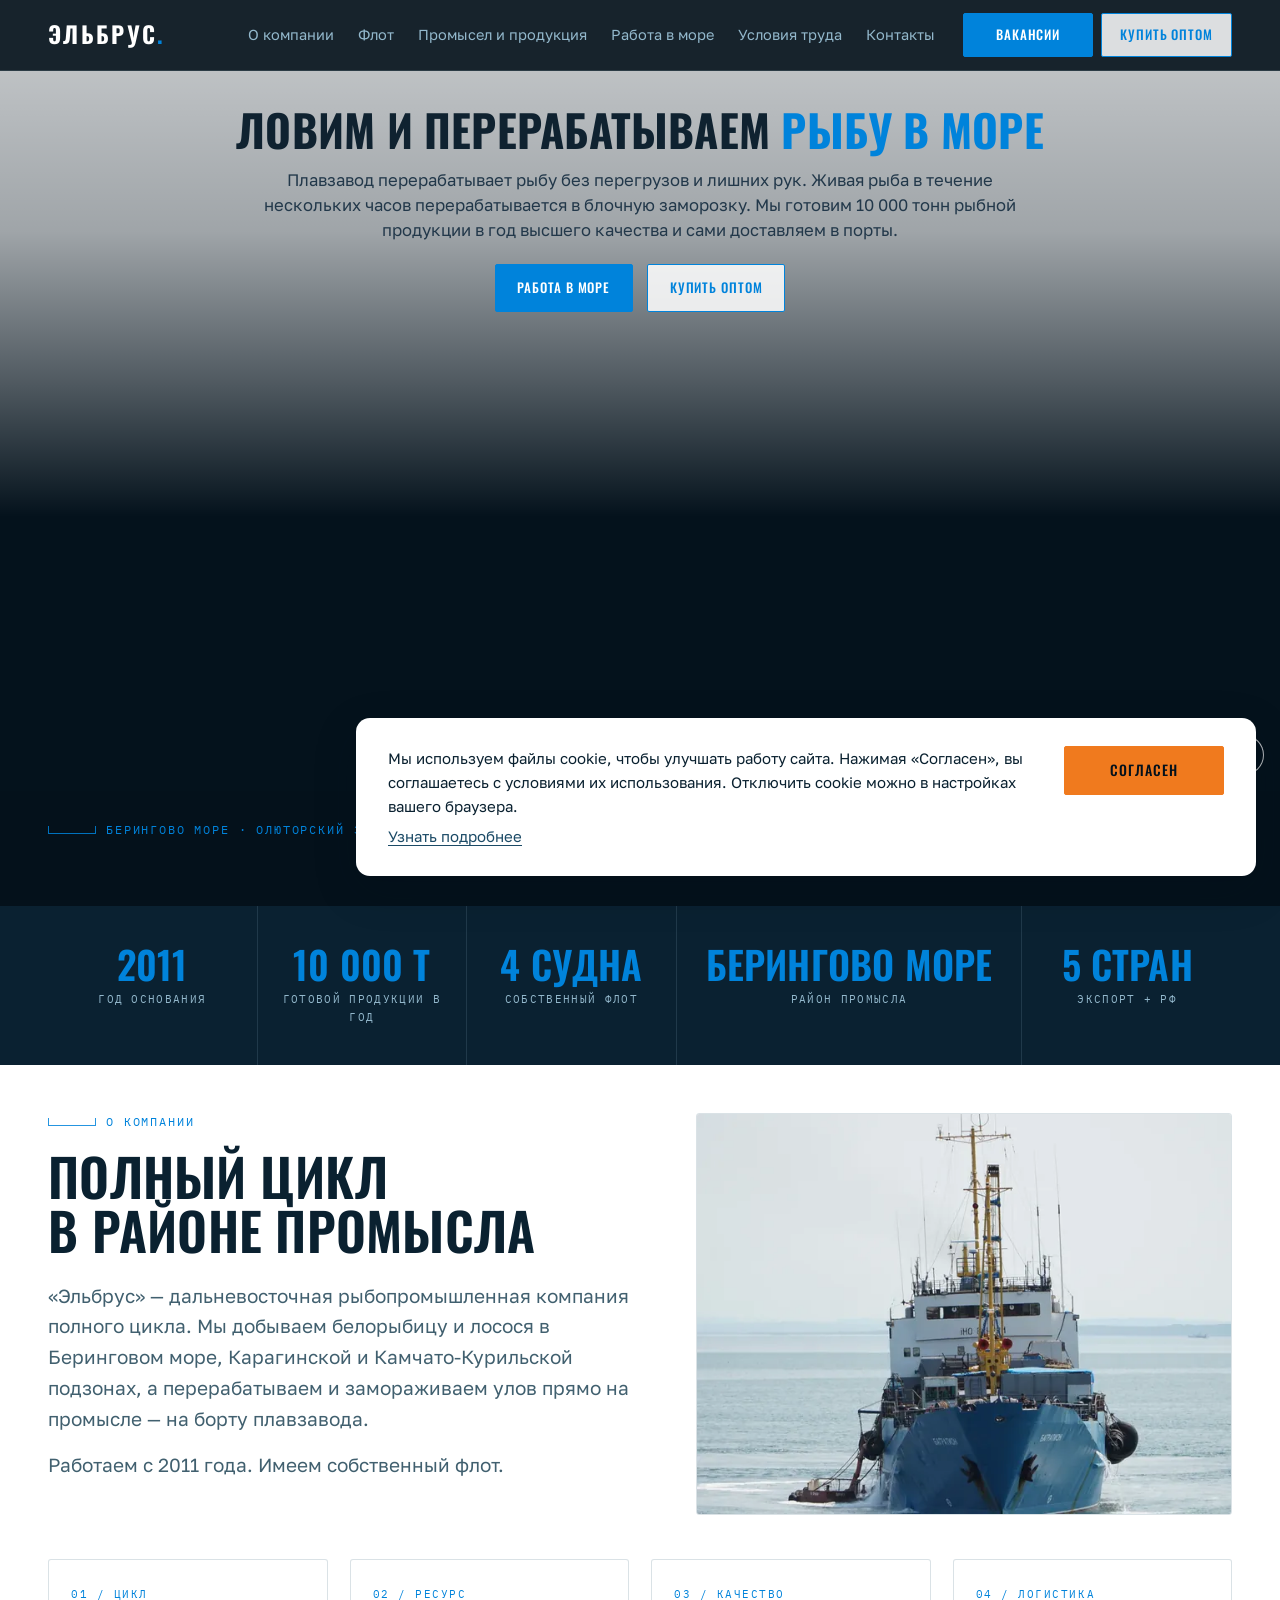
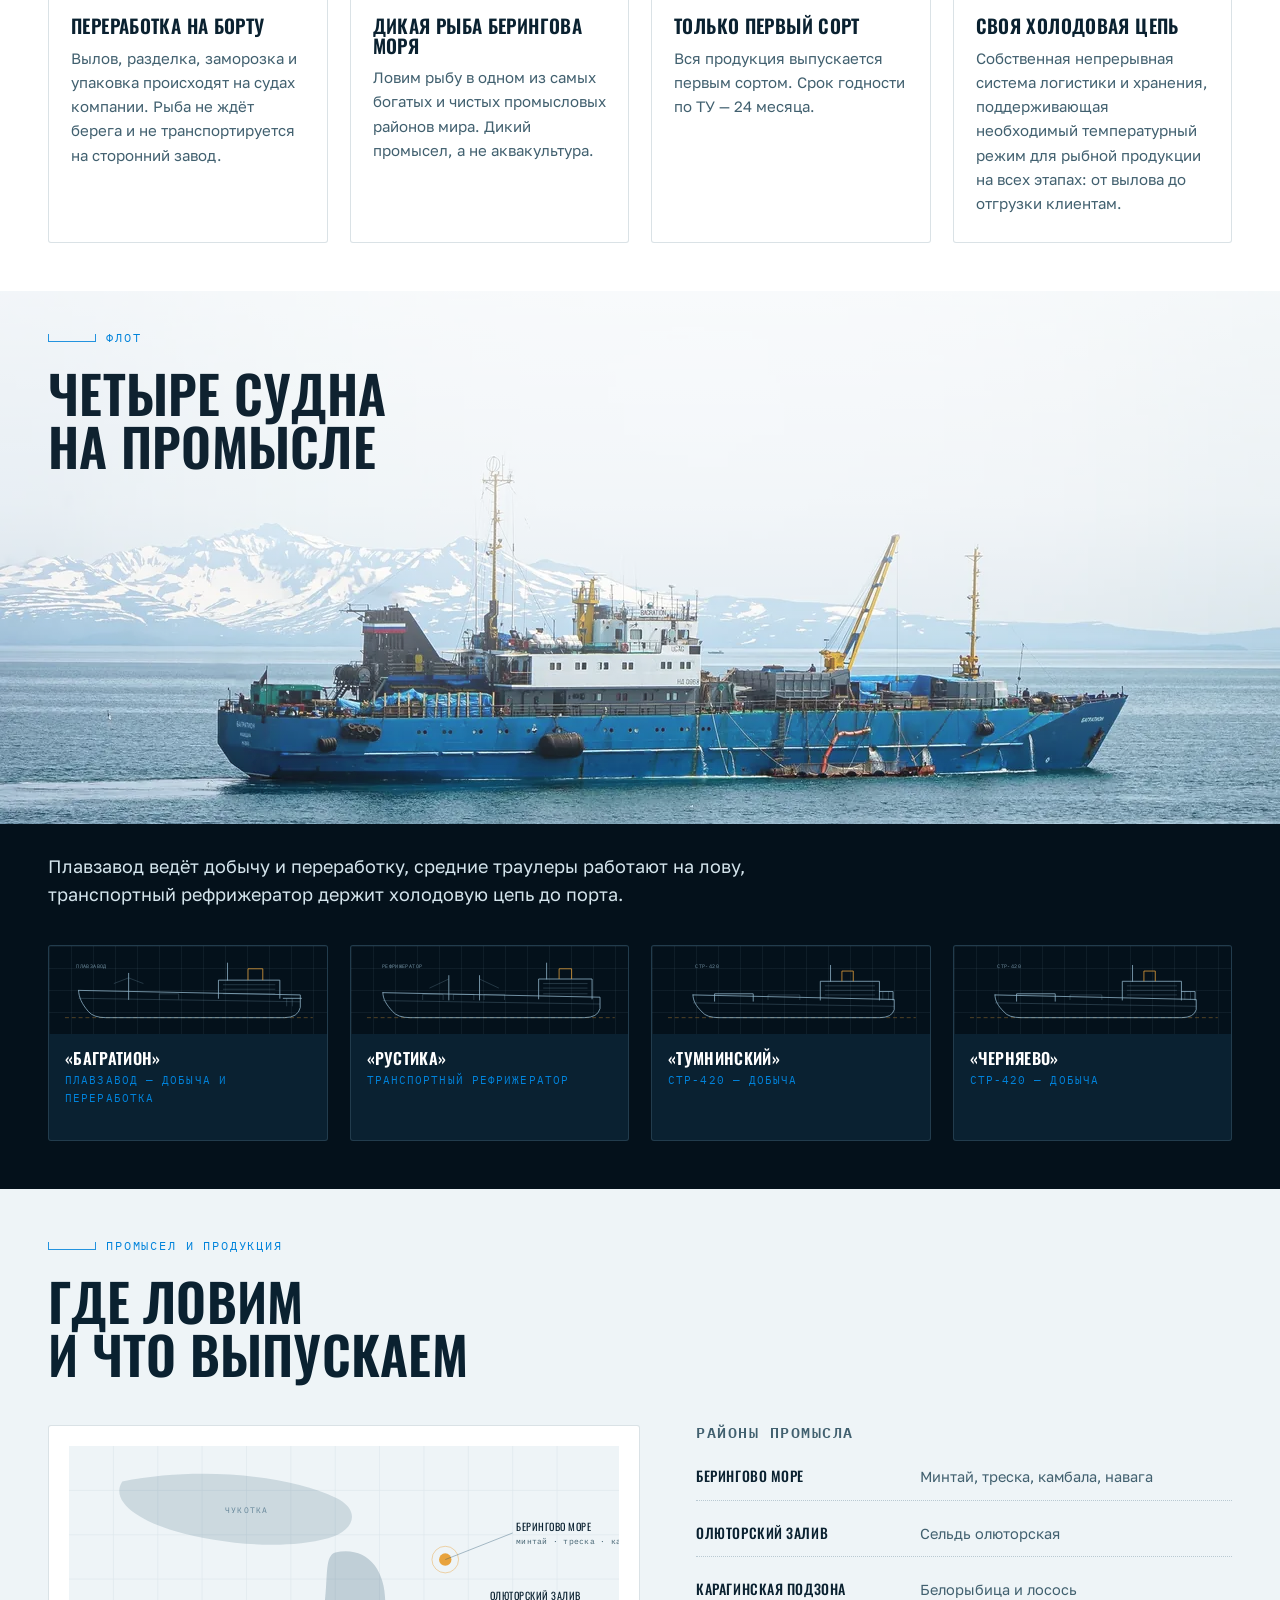
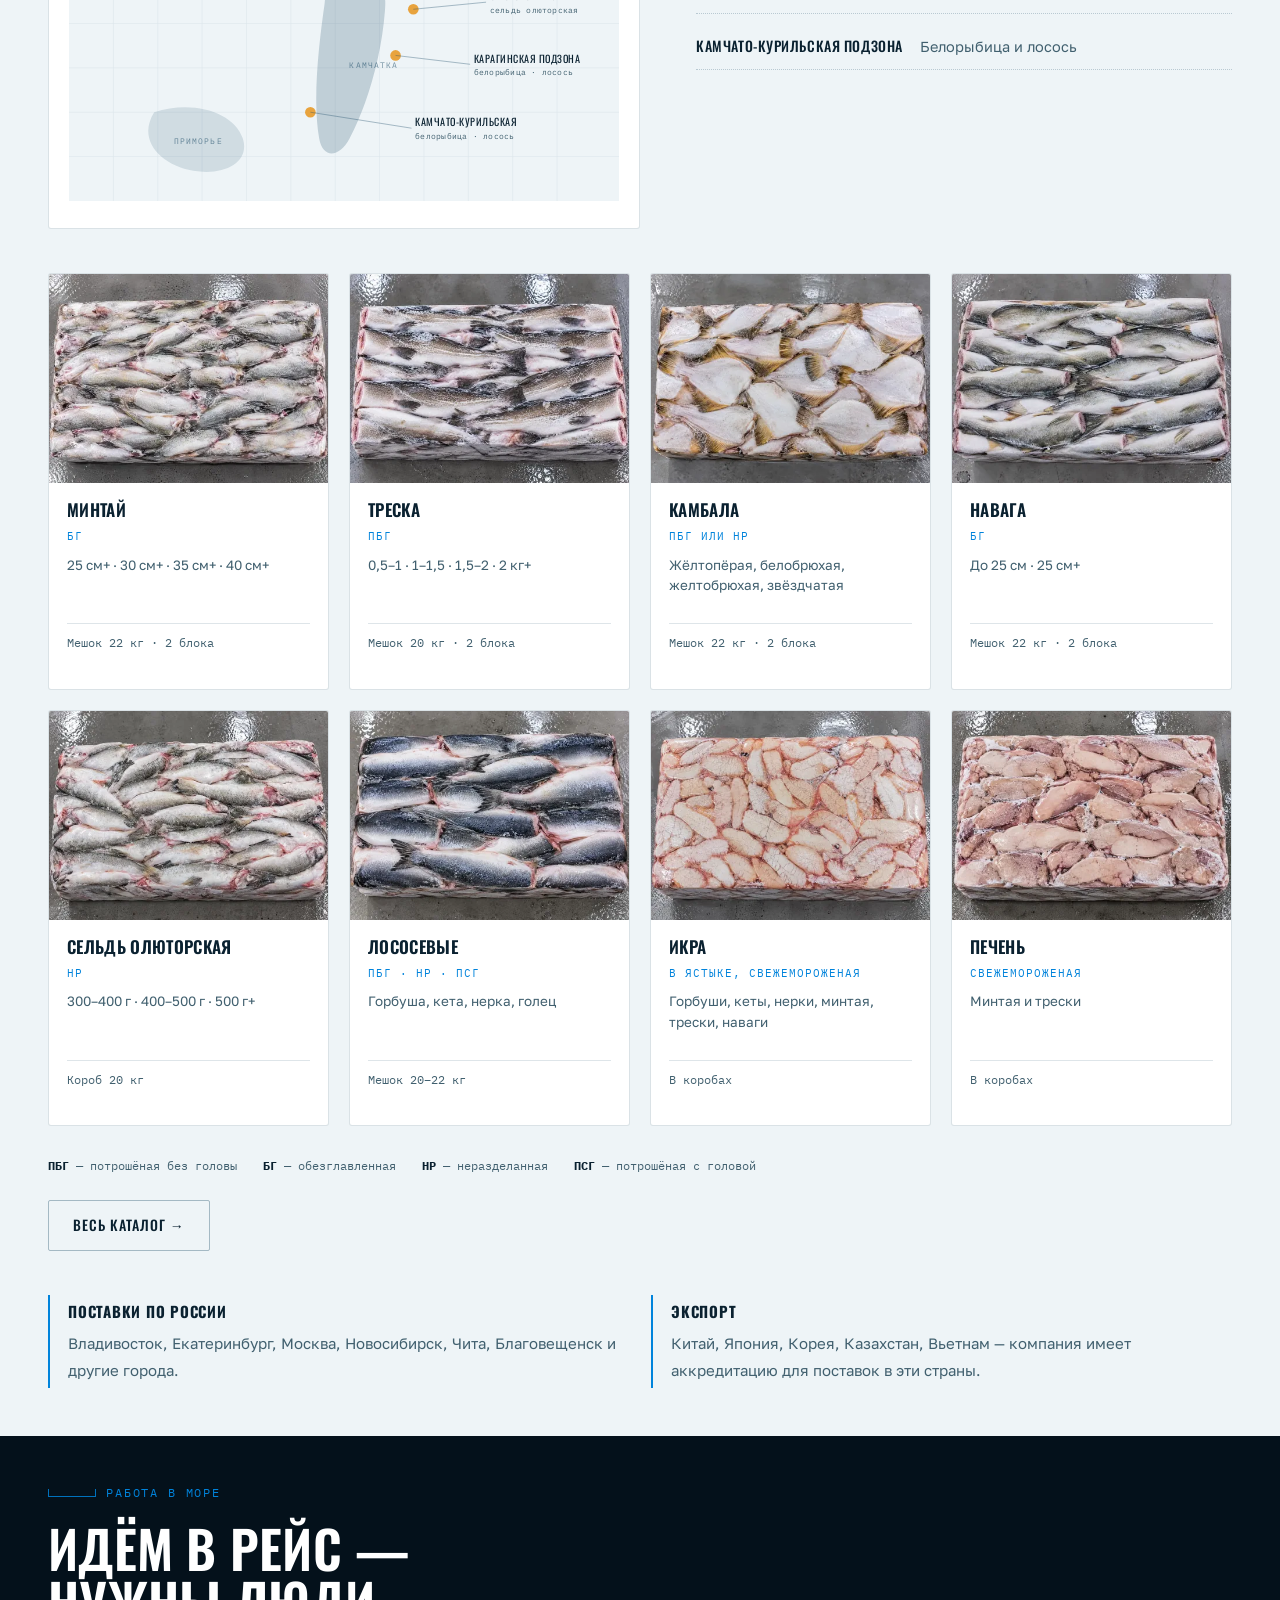
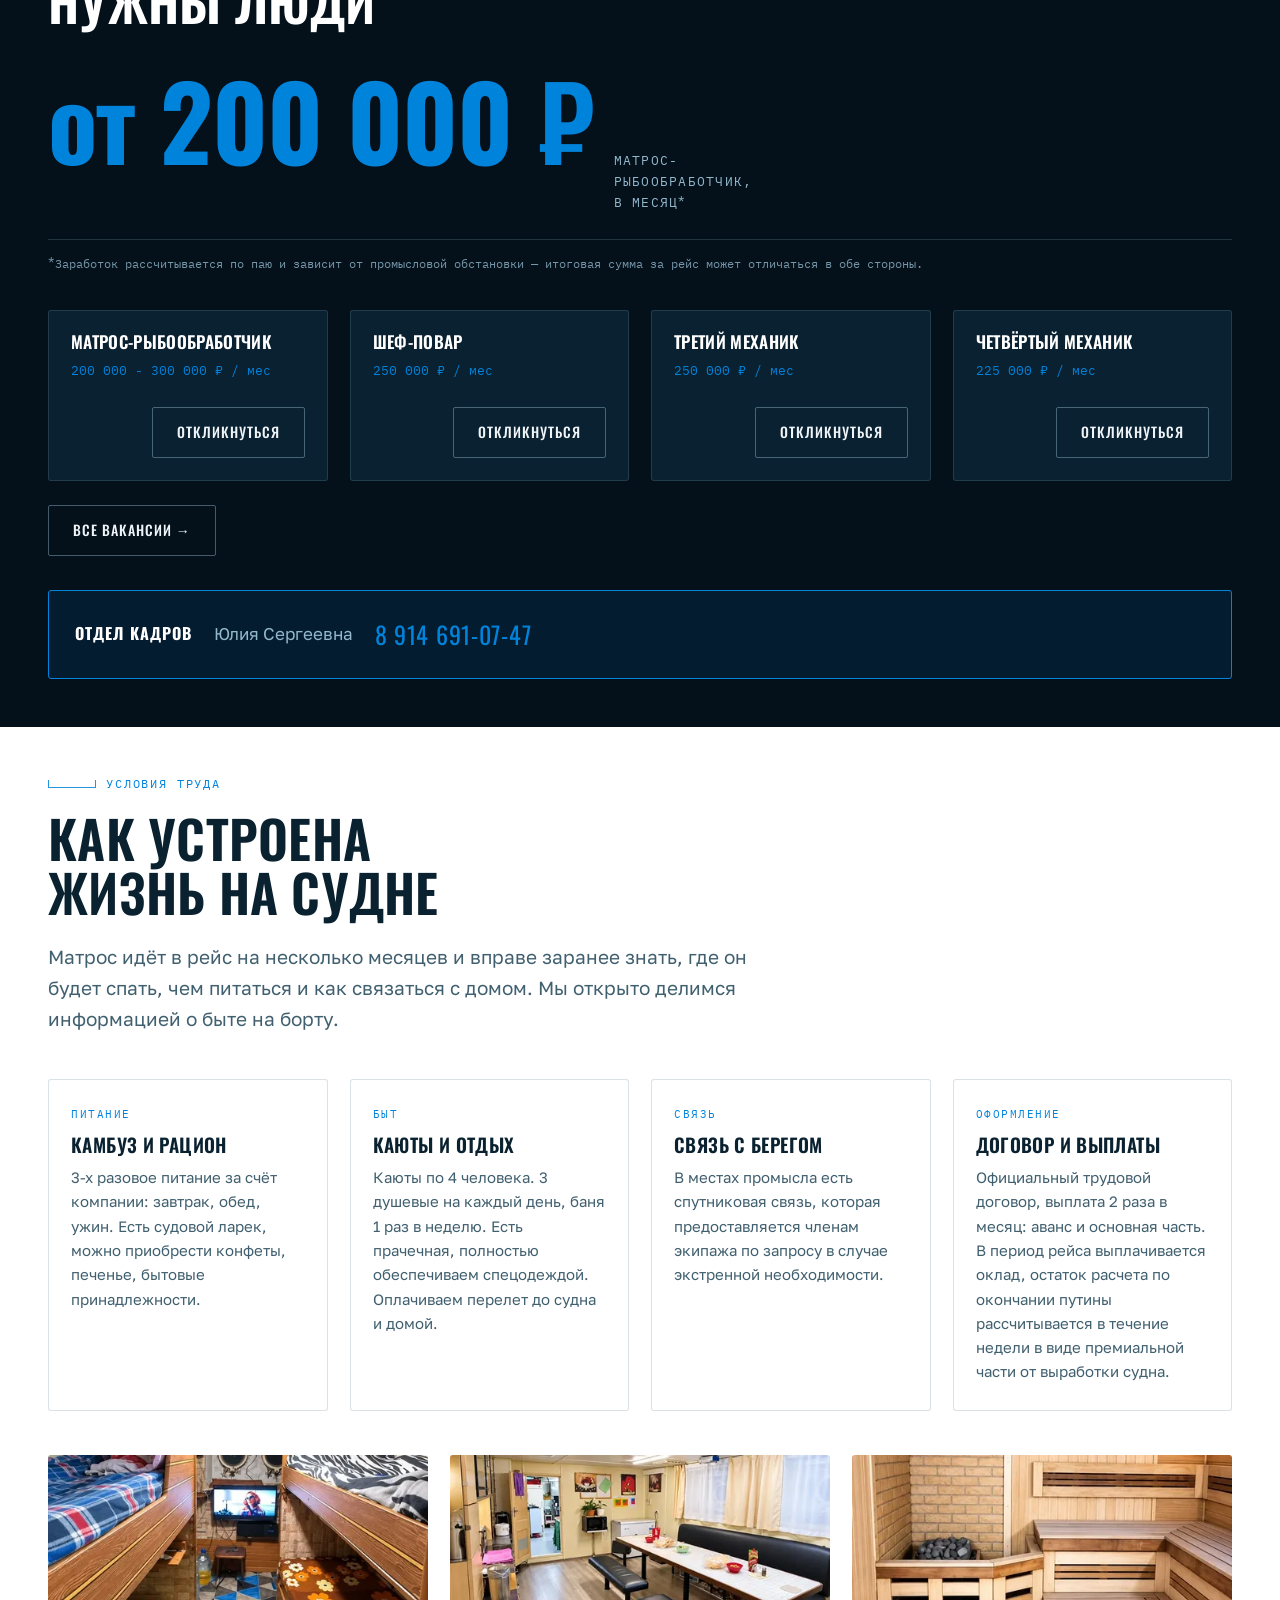
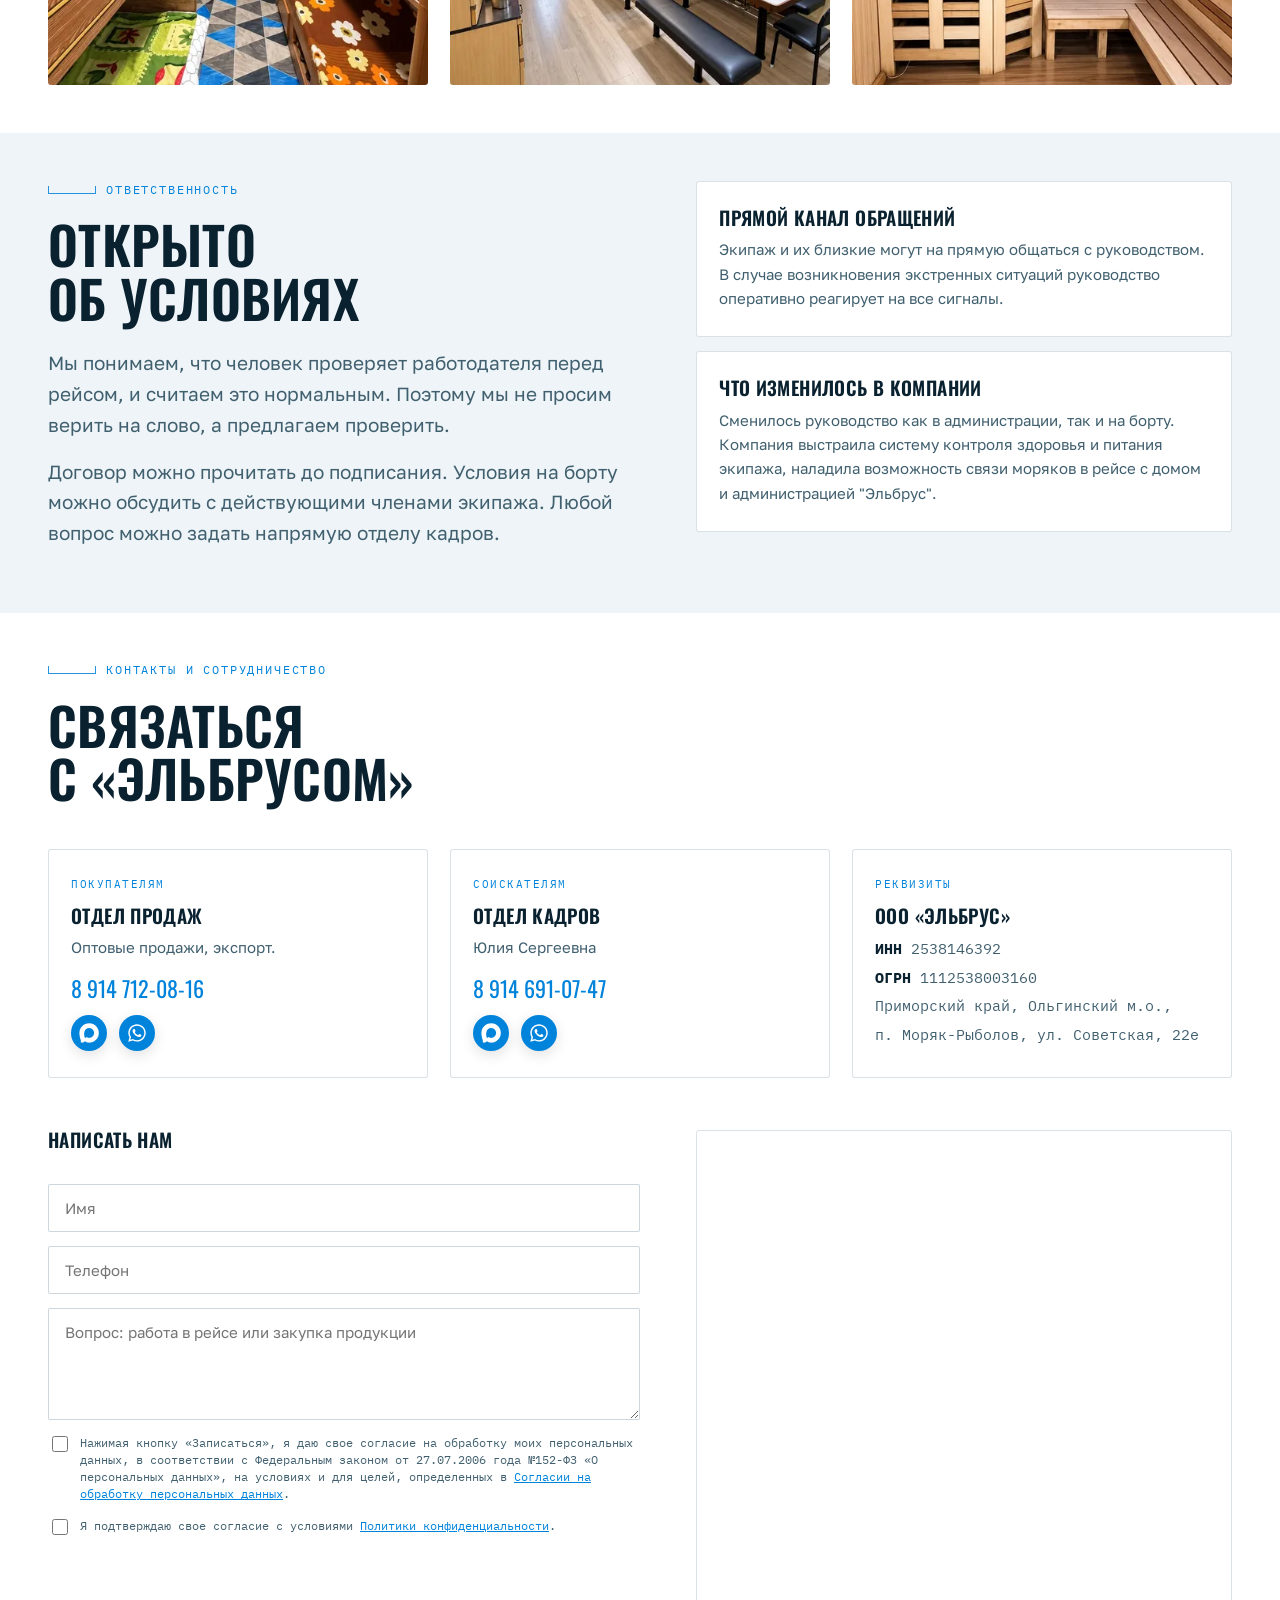
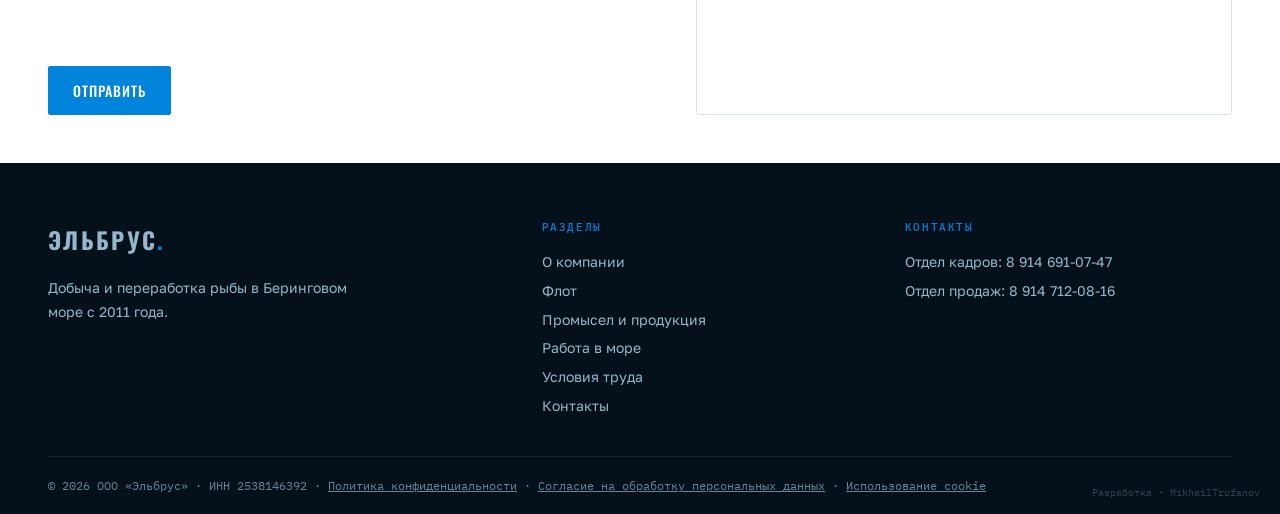
<file: index.html>
<!DOCTYPE html>
<html lang="ru">

<head>
  <meta charset="utf-8">
  <meta name="viewport" content="width=device-width, initial-scale=1">
  <script src="js/metrika.js" async></script>
  <title>ООО «Эльбрус» — рыбодобыча и переработка в Беринговом море</title>
  <link rel="icon" type="image/png" href="pics/favikon_black.png">
  <link rel="apple-touch-icon" href="pics/favikon_black.png">
  <meta name="description"
    content="Дальневосточная рыбопромышленная компания полного цикла: добыча и переработка рыбы прямо в море. Минтай, треска, камбала, навага, сельдь, лососевые, икра. Работа в море — от 200 000 ₽.">
  <link rel="canonical" href="https://elbrus-fish.ru/">
  <meta property="og:type" content="website">
  <meta property="og:site_name" content="ООО «Эльбрус»">
  <meta property="og:locale" content="ru_RU">
  <meta property="og:title" content="ООО «Эльбрус» — рыбодобыча и переработка в Беринговом море">
  <meta property="og:description" content="Дальневосточная рыбопромышленная компания полного цикла: добыча и переработка рыбы прямо в море. Минтай, треска, камбала, навага, сельдь, лососевые, икра. Работа в море — от 200 000 ₽.">
  <meta property="og:url" content="https://elbrus-fish.ru/">
  <meta property="og:image" content="https://elbrus-fish.ru/pics/og/elbrus-og.jpg">
  <meta property="og:image:width" content="1200">
  <meta property="og:image:height" content="630">
  <link rel="preconnect" href="https://fonts.googleapis.com">
  <link rel="preconnect" href="https://fonts.gstatic.com" crossorigin>
  <link
    href="https://fonts.googleapis.com/css2?family=Oswald:wght@400;500;600;700&family=Golos+Text:wght@400&family=IBM+Plex+Mono:wght@400;500&display=swap"
    rel="stylesheet">
  <style>
    :root {
      --abyss: #04111B;
      --hull: #0A2131;
      --steel: #1B4A66;
      --edge: #22506E;
      --foam: #93B8CC;
      --ice: #EEF4F7;
      --paper: #fff;
      --ink: #0A2130;
      --ink-soft: #41606F;
      --amber: #E8A33D;
      --amber-d: #C08028;
      --orange: #F07A1E;
      --orange-d: #D2650F;
      --blue: #0083DB;
      --display: 'Oswald', 'Arial Narrow', Impact, sans-serif;
      --body: 'Golos Text', 'Segoe UI', system-ui, -apple-system, Roboto, sans-serif;
      --mono: 'IBM Plex Mono', Consolas, ui-monospace, Menlo, monospace;
      --wrap: 1240px;
    }

    * {
      box-sizing: border-box
    }

    html {
      scroll-behavior: smooth
    }

    body {
      margin: 0;
      overflow-x: hidden;
      background: var(--paper);
      color: var(--ink);
      font-family: var(--body);
      font-size: 17px;
      line-height: 1.62;
      -webkit-font-smoothing: antialiased
    }

    img {
      max-width: 100%;
      height: auto;
      display: block
    }

    a {
      color: inherit
    }

    .wrap {
      max-width: var(--wrap);
      margin: 0 auto;
      padding: 0 28px
    }

    /* ---------- signature: dimension line eyebrow ---------- */
    .dim {
      display: flex;
      align-items: center;
      gap: 10px;
      font-family: var(--mono);
      font-size: 11.5px;
      letter-spacing: .16em;
      text-transform: uppercase;
      color: var(--blue);
      margin: 0 0 18px
    }

    .dim::before {
      content: "";
      width: 46px;
      height: 7px;
      border-left: 1px solid currentColor;
      border-right: 1px solid currentColor;
      border-bottom: 1px solid currentColor;
      opacity: .85;
      flex: none
    }

    .sec-dark .dim {
      color: var(--blue)
    }

    h1,
    h2,
    h3,
    .stat-v {
      font-family: var(--display);
      text-transform: uppercase;
      font-weight: 600;
      letter-spacing: .005em;
      line-height: 1.03;
      margin: 0
    }

    h2 {
      font-size: clamp(30px, 4.4vw, 52px)
    }

    h3 {
      font-size: 19px;
      letter-spacing: .02em
    }

    p {
      margin: 0 0 16px
    }

    .lead {
      font-size: 19px;
      color: var(--ink-soft);
      max-width: 62ch
    }

    .sec {
      padding: 48px 0
    }

    .sec-dark {
      background: var(--abyss);
      color: var(--ice)
    }

    .sec-dark h2,
    .sec-dark h3 {
      color: #fff
    }

    .sec-dark .lead {
      color: var(--foam)
    }

    .sec-ice {
      background: var(--ice)
    }

    /* ---------- header ---------- */
    .hdr {
      position: sticky;
      top: 0;
      z-index: 50;
      background: rgba(4, 17, 27, .92);
      backdrop-filter: blur(10px);
      border-bottom: 1px solid rgba(147, 184, 204, .16)
    }

    .hdr .wrap {
      display: flex;
      align-items: center;
      gap: 28px;
      height: 70px
    }

    .logo {
      font-family: var(--display);
      font-size: 23px;
      font-weight: 700;
      letter-spacing: .1em;
      color: #fff;
      text-decoration: none;
      white-space: nowrap
    }

    .logo span {
      color: var(--blue)
    }

    .nav {
      display: flex;
      gap: 24px;
      margin-left: auto;
      font-size: 14.5px
    }

    .nav a {
      color: var(--foam);
      text-decoration: none;
      transition: color .2s
    }

    .nav a:hover {
      color: #fff
    }

    .btn {
      display: inline-flex;
      align-items: center;
      justify-content: center;
      gap: 8px;
      font-family: var(--display);
      text-transform: uppercase;
      letter-spacing: .07em;
      font-size: 14px;
      font-weight: 500;
      padding: 13px 24px;
      border-radius: 2px;
      text-decoration: none;
      border: 1px solid transparent;
      cursor: pointer;
      transition: .2s
    }

    .btn-amber {
      background: var(--blue);
      color: #fff;
      border-color: var(--blue)
    }

    .btn-amber:hover {
      background: #0069B0;
      border-color: #0069B0
    }

    .btn-ghost {
      border-color: rgba(147, 184, 204, .45);
      color: var(--ice)
    }

    .btn-ghost:hover {
      border-color: var(--foam);
      background: rgba(147, 184, 204, .1)
    }

    .hdr .btn {
      padding: 10px 18px;
      font-size: 13px
    }

    .hdr-cta {
      display: flex;
      align-items: center;
      gap: 8px
    }

    .hdr-cta .btn {
      min-width: 130px
    }

    .nav-cta {
      display: none
    }

    .nav-cta a.btn-amber,
    .nav-cta a.btn-amber:hover {
      color: #fff
    }

    .nav-cta a.btn-light,
    .nav-cta a.btn-light:hover {
      color: var(--blue)
    }

    .burger {
      display: none;
      margin-left: auto;
      background: none;
      border: 1px solid rgba(147, 184, 204, .4);
      color: var(--ice);
      border-radius: 2px;
      padding: 8px 12px;
      font-family: var(--mono);
      font-size: 12px
    }

    /* ---------- hero ---------- */
    .hero {
      position: relative;
      background: var(--abyss);
      color: #fff;
      overflow: hidden
    }

    .hero-media {
      position: absolute;
      inset: 0
    }

    .hero-media svg {
      width: 100%;
      height: 100%;
      opacity: .5
    }

    .hero-grad {
      position: absolute;
      inset: 0;
      background: linear-gradient(105deg, rgba(7, 26, 38, .97) 0%, rgba(7, 26, 38, .86) 46%, rgba(7, 26, 38, .5) 100%)
    }

    .hero-inner {
      position: relative;
      padding: 0 0 36px
    }

    .hero h1 {
      font-size: clamp(40px, 6.6vw, 82px);
      font-weight: 700;
      max-width: 16ch
    }

    .hero h1 em {
      font-style: normal;
      color: var(--amber)
    }

    .hero-sub {
      font-size: 19px;
      color: var(--foam);
      max-width: 56ch;
      margin: 26px 0 34px
    }

    .hero-cta {
      display: flex;
      gap: 14px;
      flex-wrap: wrap
    }

    .hero-note {
      font-family: var(--mono);
      font-size: 12px;
      color: var(--foam);
      margin-top: 20px;
      opacity: .75
    }

    /* video slot */
    .slot {
      border: 1px dashed rgba(147, 184, 204, .5);
      border-radius: 3px;
      background: rgba(147, 184, 204, .06);
      display: flex;
      flex-direction: column;
      align-items: center;
      justify-content: center;
      text-align: center;
      padding: 22px;
      gap: 6px;
      color: var(--foam)
    }

    .slot b {
      font-family: var(--display);
      text-transform: uppercase;
      letter-spacing: .09em;
      font-size: 13px;
      font-weight: 500;
      color: var(--foam)
    }

    .slot small {
      font-family: var(--mono);
      font-size: 10.5px;
      letter-spacing: .06em;
      opacity: .75
    }

    .slot-ice {
      border-color: rgba(27, 74, 102, .35);
      background: rgba(27, 74, 102, .05);
      color: var(--ink-soft)
    }

    .slot-ice b,
    .slot-ice small {
      color: var(--ink-soft)
    }

    .life-photo {
      border-radius: 3px;
      overflow: hidden;
      height: 230px
    }

    .life-photo img {
      width: 100%;
      height: 100%;
      display: block;
      object-fit: cover
    }

    .map-embed {
      border: 1px solid rgba(27, 74, 102, .16);
      border-radius: 3px;
      overflow: hidden
    }

    .map-embed iframe {
      display: block;
      width: 100%;
      height: 100%;
      border: 0
    }

    .hero-slot {
      margin: 54px 0 0;
      height: 210px
    }

    .hero-facts {
      display: grid;
      grid-template-columns: repeat(4, 1fr);
      border-top: 1px solid rgba(147, 184, 204, .2);
      margin-top: 38px
    }

    .hero-facts div {
      padding: 20px 22px 30px;
      border-right: 1px solid rgba(147, 184, 204, .14);
      font-family: var(--mono);
      font-size: 12.5px;
      letter-spacing: .05em;
      color: var(--foam)
    }

    .hero-facts div:last-child {
      border-right: none
    }

    .hero-facts b {
      display: block;
      font-family: var(--display);
      font-size: 22px;
      color: #fff;
      letter-spacing: .03em;
      margin-bottom: 2px;
      font-weight: 500
    }

    /* ---------- trust bar ---------- */
    .trust {
      background: var(--hull);
      color: #fff
    }

    .trust .wrap {
      display: grid;
      grid-template-columns: minmax(0, 1fr) minmax(0, 1fr) minmax(0, 1fr) minmax(0, 1.65fr) minmax(0, 1fr)
    }

    .stat {
      padding: 38px 16px;
      border-right: 1px solid rgba(147, 184, 204, .16);
      text-align: center
    }

    .stat:last-child {
      border-right: none
    }

    .stat-v {
      font-size: clamp(30px, 3.0vw, 40px);
      color: var(--blue);
      font-weight: 600
    }

    .stat-v.nw {
      white-space: nowrap
    }

    .stat-l {
      font-family: var(--mono);
      font-size: 11px;
      letter-spacing: .12em;
      text-transform: uppercase;
      color: var(--foam);
      margin-top: 8px
    }

    /* ---------- generic grids ---------- */
    .two {
      display: grid;
      grid-template-columns: 1.05fr .95fr;
      gap: 56px;
      align-items: start
    }

    .cards {
      display: grid;
      gap: 22px;
      margin-top: 44px
    }

    .c4 {
      grid-template-columns: repeat(4, 1fr)
    }

    .c3 {
      grid-template-columns: repeat(3, 1fr)
    }

    .c2 {
      grid-template-columns: repeat(2, 1fr)
    }

    .hero-two {
      display: grid;
      grid-template-columns: minmax(0, 1.15fr) minmax(0, .85fr);
      gap: 48px;
      align-items: center;
      margin-top: 6px
    }

    .hero-photo {
      margin: 0;
      border-radius: 3px;
      overflow: hidden;
      border: 1px solid rgba(147, 184, 204, .25)
    }

    .hero-photo img {
      width: 100%;
      height: auto
    }

    .hero-reel {
      position: relative;
      width: 100%;
      max-width: calc((100vh - 94px) * 16 / 9);
      margin: 0 auto;
      background: #04121C;
      overflow: hidden
    }

    .hero-media-box {
      position: relative
    }

    .hero-reel video {
      width: 100%;
      height: auto;
      aspect-ratio: 16 / 9;
      object-fit: cover;
      background: #04121C;
      display: block
    }

    .hero-pause {
      position: absolute;
      right: 16px;
      bottom: 16px;
      z-index: 4;
      width: 40px;
      height: 40px;
      padding: 0;
      border: 1px solid rgba(255, 255, 255, .7);
      border-radius: 50%;
      background: rgba(4, 17, 27, .45);
      color: #fff;
      display: flex;
      align-items: center;
      justify-content: center;
      cursor: pointer
    }

    .hero-pause[hidden] {
      display: none
    }

    .hero-pause:hover {
      background: rgba(4, 17, 27, .7)
    }

    .hero-pause:focus-visible {
      outline: 3px solid var(--amber);
      outline-offset: 2px
    }

    .hero-pause svg {
      width: 18px;
      height: 18px;
      display: block
    }

    .hero-scrim {
      position: absolute;
      left: 0;
      right: 0;
      top: 0;
      height: 62%;
      pointer-events: none;
      background: linear-gradient(180deg, rgba(255, 255, 255, .74) 0%, rgba(255, 255, 255, .62) 36%, rgba(255, 255, 255, .30) 70%, rgba(255, 255, 255, 0) 100%)
    }

    .hero-scroll-hint {
      position: absolute;
      left: 50%;
      bottom: 20px;
      z-index: 3;
      display: flex;
      align-items: center;
      justify-content: center;
      width: 42px;
      height: 42px;
      color: #fff;
      text-decoration: none;
      animation: hero-scroll-bounce 2.2s ease-in-out infinite
    }

    .hero-scroll-hint::before {
      content: '';
      position: absolute;
      inset: -6px;
      border-radius: 50%;
      background: radial-gradient(circle, rgba(232, 163, 61, .55) 0%, rgba(232, 163, 61, 0) 70%);
      animation: hero-scroll-glow 2.2s ease-in-out infinite;
      z-index: -1
    }

    .hero-scroll-hint svg {
      width: 24px;
      height: 24px;
      filter: drop-shadow(0 1px 4px rgba(0, 0, 0, .45))
    }

    @keyframes hero-scroll-bounce {

      0%,
      100% {
        transform: translate(-50%, 0);
        opacity: .6
      }

      50% {
        transform: translate(-50%, 9px);
        opacity: 1
      }
    }

    @keyframes hero-scroll-glow {

      0%,
      100% {
        opacity: .35;
        transform: scale(.85)
      }

      50% {
        opacity: .9;
        transform: scale(1.2)
      }
    }

    @media (prefers-reduced-motion: reduce) {

      .hero-scroll-hint,
      .hero-scroll-hint::before {
        animation: none
      }
    }

    .fleet-hero {
      position: relative;
      width: 100%;
      overflow: hidden;
      margin: 0 0 6px
    }

    .fleet-hero img {
      width: 100%;
      display: block
    }

    .fleet-scrim {
      position: absolute;
      inset: 0;
      pointer-events: none;
      background: linear-gradient(180deg, rgba(255, 255, 255, .80) 0%, rgba(255, 255, 255, .62) 40%, rgba(255, 255, 255, .18) 74%, rgba(255, 255, 255, 0) 100%)
    }

    .fleet-ov {
      position: absolute;
      left: 0;
      right: 0;
      top: 0;
      padding: clamp(18px, 3vw, 44px) 0 0
    }

    .fleet-ov h2 {
      color: #0F2230
    }

    .fleet-ov .dim {
      color: var(--blue)
    }

    .fleet-ov .lead {
      color: #22384A
    }

    .fleet-description {
      max-width: 70ch;
      margin: 28px 0 0;
      color: #D4E4EC;
      font-size: 18px;
      line-height: 1.6
    }

    .hero-cta-under {
      display: flex;
      gap: 14px;
      justify-content: center;
      margin: 36px 0 0
    }

    .hero-shot {
      position: relative;
      margin: 0;
      border-radius: 3px;
      overflow: hidden;
      border: 1px solid rgba(147, 184, 204, .25)
    }

    .hero-shot img {
      width: 100%;
      display: block
    }

    .hero-ov {
      position: absolute;
      left: 0;
      right: 0;
      top: 0;
      padding: clamp(14px, 2.8vw, 38px) clamp(14px, 3vw, 48px) 0;
      text-align: center
    }

    .hero-ov h1 {
      color: #0F2230;
      white-space: nowrap;
      max-width: none;
      font-size: clamp(16px, 3.45vw, 50px)
    }

    .hero-ov h1 em {
      font-style: normal;
      color: var(--blue)
    }

    .hero-ov .hero-sub {
      color: #22384A;
      margin: clamp(7px, 1.2vw, 16px) auto clamp(11px, 1.7vw, 24px);
      max-width: 76ch;
      font-size: clamp(8.5px, 1.3vw, 19px);
      line-height: 1.5
    }

    .hero-ov .hero-cta {
      justify-content: center
    }

    .hero-ov .btn {
      padding: clamp(6px, .95vw, 13px) clamp(11px, 1.7vw, 24px);
      font-size: clamp(8.5px, 1.02vw, 14px)
    }

    .btn-light {
      background: rgba(255, 255, 255, .85);
      border-color: var(--blue);
      color: var(--blue)
    }

    .btn-light:hover {
      background: #fff
    }

    .dim.hero-div {
      color: var(--blue);
      margin: 30px 0
    }

    .hero-video {
      margin: 0;
      border-radius: 3px;
      overflow: hidden;
      border: 1px solid rgba(147, 184, 204, .25);
      background: #000
    }

    .hero-video video {
      width: 100%;
      height: auto;
      display: block
    }

    .about-photo {
      margin: 0;
      border-radius: 3px;
      overflow: hidden;
      border: 1px solid rgba(27, 74, 102, .16)
    }

    .about-photo img {
      width: 100%;
      height: auto
    }

    .card {
      border: 1px solid rgba(27, 74, 102, .16);
      border-radius: 3px;
      padding: 26px 22px;
      background: var(--paper)
    }

    .card h3 {
      margin-bottom: 10px
    }

    .card p {
      font-size: 15px;
      color: var(--ink-soft);
      margin: 0
    }

    .sec-dark .card {
      background: var(--hull);
      border-color: rgba(147, 184, 204, .16)
    }

    .sec-dark .card p {
      color: var(--foam)
    }

    .idx {
      font-family: var(--mono);
      font-size: 11px;
      color: var(--blue);
      letter-spacing: .14em;
      display: block;
      margin-bottom: 12px
    }

    /* ---------- fleet blueprints ---------- */
    .ship {
      background: var(--hull);
      border: 1px solid rgba(147, 184, 204, .18);
      border-radius: 3px;
      overflow: hidden
    }

    .ship-draw {
      padding: 8px !important;
      background:
        linear-gradient(rgba(147, 184, 204, .075) 1px, transparent 1px) 0 0/100% 22px,
        linear-gradient(90deg, rgba(147, 184, 204, .075) 1px, transparent 1px) 0 0/22px 100%,
        var(--abyss);
      padding: 12px
    }

    .ship-draw svg {
      width: 100%;
      height: auto;
      display: block
    }

    .blue {
      fill: none;
      stroke: var(--foam);
      stroke-width: 1.35;
      stroke-linejoin: round;
      stroke-linecap: round
    }

    .blue-a {
      fill: none;
      stroke: var(--amber);
      stroke-width: 1.35
    }

    .blue-t {
      fill: none;
      stroke: rgba(147, 184, 204, .5);
      stroke-width: .8
    }

    .wline {
      stroke: var(--amber);
      stroke-width: 1;
      stroke-dasharray: 7 5;
      opacity: .6
    }

    .sv-lbl {
      font-family: 'IBM Plex Mono', monospace;
      font-size: 8.5px;
      fill: rgba(147, 184, 204, .8);
      letter-spacing: .08em
    }

    .ship-body {
      padding: 16px 16px 18px
    }

    .ship-body h3 {
      color: #fff;
      font-size: 16px
    }

    .ship-role {
      font-family: var(--mono);
      font-size: 11px;
      letter-spacing: .1em;
      text-transform: uppercase;
      color: var(--blue);
      margin: 6px 0 14px
    }

    .spec {
      border-top: 1px solid rgba(147, 184, 204, .16);
      display: flex;
      justify-content: space-between;
      gap: 12px;
      padding: 8px 0;
      font-size: 13.5px
    }

    .spec dt {
      color: var(--foam);
      font-family: var(--mono);
      font-size: 11.5px;
      letter-spacing: .05em
    }

    .spec dd {
      margin: 0;
      color: #fff;
      text-align: right
    }

    .fleet-note {
      font-family: var(--mono);
      font-size: 11.5px;
      color: var(--foam);
      margin-top: 26px;
      opacity: .8;
      line-height: 1.6
    }

    /* ---------- catch map ---------- */
    .map-box {
      background: var(--paper);
      border: 1px solid rgba(27, 74, 102, .16);
      border-radius: 3px;
      padding: 20px
    }

    .map-box svg {
      width: 100%;
      height: auto
    }

    .zones {
      display: grid;
      gap: 10px;
      margin-top: 6px
    }

    .zone {
      display: flex;
      gap: 14px;
      align-items: baseline;
      border-bottom: 1px dotted rgba(27, 74, 102, .25);
      padding: 11px 0
    }

    .zone b {
      font-family: var(--display);
      text-transform: uppercase;
      font-size: 14px;
      letter-spacing: .04em;
      font-weight: 500;
      min-width: 210px
    }

    .zone span {
      font-size: 14.5px;
      color: var(--ink-soft)
    }

    /* ---------- products ---------- */
    .prods {
      display: grid;
      grid-template-columns: repeat(4, 1fr);
      gap: 20px;
      margin-top: 44px
    }

    .prod {
      border: 1px solid rgba(27, 74, 102, .16);
      border-radius: 3px;
      overflow: hidden;
      background: var(--paper);
      transition: .25s;
      display: flex;
      flex-direction: column
    }

    .prod:hover {
      transform: translateY(-3px);
      box-shadow: 0 12px 28px rgba(10, 33, 48, .13)
    }

    .prod img {
      aspect-ratio: 4/3;
      object-fit: cover;
      width: 100%
    }

    .prod-b {
      padding: 18px 18px 20px;
      display: flex;
      flex-direction: column;
      flex: 1
    }

    .prod h3 {
      font-size: 17px;
      margin-bottom: 9px
    }

    .prod-cut {
      font-family: var(--mono);
      font-size: 11px;
      letter-spacing: .09em;
      color: var(--blue);
      text-transform: uppercase;
      margin-bottom: 9px
    }

    .prod-r {
      font-size: 13.5px;
      color: var(--ink-soft);
      line-height: 1.5;
      flex: 1
    }

    .prod-pk {
      font-family: var(--mono);
      font-size: 11.5px;
      color: var(--ink-soft);
      border-top: 1px solid rgba(27, 74, 102, .14);
      margin-top: 12px;
      padding-top: 10px
    }

    .legend {
      display: flex;
      flex-wrap: wrap;
      gap: 8px 26px;
      margin-top: 30px;
      font-family: var(--mono);
      font-size: 12px;
      color: var(--ink-soft)
    }

    .legend b {
      color: var(--ink)
    }

    .geo {
      display: grid;
      grid-template-columns: 1fr 1fr;
      gap: 22px;
      margin-top: 44px
    }

    .geo-c {
      border-left: 2px solid var(--blue);
      padding: 4px 0 4px 18px
    }

    .geo-c b {
      font-family: var(--display);
      text-transform: uppercase;
      letter-spacing: .05em;
      font-size: 15px;
      display: block;
      margin-bottom: 6px
    }

    .geo-c span {
      color: var(--ink-soft);
      font-size: 15px
    }

    /* ---------- vacancies ---------- */
    .pay {
      display: flex;
      align-items: baseline;
      gap: 20px;
      flex-wrap: wrap;
      border-bottom: 1px solid rgba(147, 184, 204, .2);
      padding-bottom: 26px;
      margin-bottom: 8px
    }

    .pay-v {
      font-family: var(--display);
      font-size: clamp(46px, 8vw, 104px);
      font-weight: 700;
      color: var(--blue);
      line-height: .92;
      letter-spacing: -.01em
    }

    .pay-l {
      font-family: var(--mono);
      font-size: 12.5px;
      letter-spacing: .1em;
      text-transform: uppercase;
      color: var(--foam);
      max-width: 24ch;
      line-height: 1.7
    }

    .pay-note {
      font-family: var(--mono);
      font-size: 12px;
      color: var(--foam);
      opacity: .8;
      margin: 14px 0 0
    }

    .footnote-mark {
      font-size: calc(1em - 1pt);
      vertical-align: super;
      line-height: 0
    }

    .vac {
      display: flex;
      flex-direction: column;
      align-items: flex-start;
      gap: 10px;
      padding: 22px;
      border: 1px solid rgba(147, 184, 204, .18);
      border-radius: 3px;
      background: var(--hull)
    }

    .vac h3 {
      color: #fff;
      font-size: 17px
    }

    .vac-p {
      font-family: var(--mono);
      font-size: 13px;
      color: var(--blue);
      white-space: nowrap
    }

    .vac-p.tbd {
      color: var(--foam);
      opacity: .75
    }

    .vlist {
      display: grid;
      gap: 12px;
      margin-top: 36px
    }

    .vac .btn {
      margin-top: auto;
      align-self: flex-end
    }

    .after-grid {
      margin-top: 24px
    }

    .hr-box {
      display: flex;
      gap: 22px;
      align-items: center;
      flex-wrap: wrap;
      margin-top: 34px;
      padding: 24px 26px;
      border: 1px solid var(--blue);
      border-radius: 3px;
      background: rgba(0, 131, 219, .10)
    }

    .hr-box b {
      font-family: var(--display);
      text-transform: uppercase;
      letter-spacing: .06em;
      font-size: 16px;
      color: #fff
    }

    .hr-box a {
      font-family: var(--display);
      font-size: 24px;
      color: var(--blue);
      text-decoration: none;
      letter-spacing: .03em
    }

    /* messenger icons */
    .msgrs {
      display: flex;
      gap: 12px;
      margin-top: 8px
    }

    .msgr {
      width: 36px;
      height: 36px;
      border-radius: 50%;
      background: var(--blue);
      color: #fff;
      display: inline-flex;
      align-items: center;
      justify-content: center;
      text-decoration: none;
      transition: background .15s ease, transform .15s ease;
      box-shadow: 0 4px 14px rgba(0, 0, 0, .12)
    }

    .msgr:hover {
      background: #0069B0;
      transform: translateY(-2px)
    }

    .msgr svg {
      width: 20px;
      height: 20px;
      display: block
    }

    .msgr img {
      width: 20px;
      height: 20px;
      display: block;
      object-fit: contain;
      filter: brightness(0) invert(1)
    }

    /* ---------- contacts ---------- */
    .form {
      display: grid;
      gap: 14px
    }

    .form input,
    .form textarea {
      width: 100%;
      padding: 14px 16px;
      border: 1px solid rgba(27, 74, 102, .22);
      border-radius: 2px;
      font-family: var(--body);
      font-size: 15px;
      background: var(--paper);
      color: var(--ink)
    }

    .form textarea {
      min-height: 112px;
      resize: vertical
    }

    .form input:focus,
    .form textarea:focus {
      outline: 2px solid var(--blue);
      outline-offset: 1px;
      border-color: transparent
    }

    .req {
      font-family: var(--mono);
      font-size: 12.5px;
      color: var(--ink-soft);
      line-height: 1.9
    }

    .consent {
      display: flex;
      align-items: flex-start;
      gap: 9px;
      font-family: var(--mono);
      font-size: 11.5px;
      color: var(--ink-soft);
      line-height: 1.5;
      cursor: pointer
    }

    .consent input {
      flex: none;
      width: 16px;
      height: 16px;
      margin-top: 2px;
      accent-color: var(--blue);
      cursor: pointer
    }

    .consent a {
      color: var(--blue);
      text-decoration: underline
    }

    .req b {
      color: var(--ink)
    }

    /* ---------- footer ---------- */
    .ftr {
      background: var(--abyss);
      color: var(--foam);
      padding: 56px 0 18px;
      font-size: 14px;
      position: relative
    }

    .ftr-g {
      display: grid;
      grid-template-columns: 1.4fr 1fr 1fr;
      gap: 36px
    }

    .ftr a {
      color: var(--foam);
      text-decoration: none;
      display: block;
      padding: 3px 0
    }

    .ftr a:hover {
      color: #fff
    }

    .ftr h4 {
      font-family: var(--mono);
      font-size: 11px;
      letter-spacing: .14em;
      text-transform: uppercase;
      color: var(--blue);
      margin: 0 0 12px;
      font-weight: 500
    }

    .ftr-btm {
      border-top: 1px solid rgba(147, 184, 204, .16);
      margin-top: 36px;
      padding-top: 20px;
      font-family: var(--mono);
      font-size: 11.5px;
      opacity: .7
    }

    .ftr-btm a {
      display: inline;
      padding: 0;
      text-decoration: underline
    }

    .ftr-credit {
      position: absolute;
      right: 20px;
      bottom: 10px;
      font-family: var(--mono);
      font-size: 10px;
      color: var(--foam);
      opacity: .3;
      text-decoration: none
    }

    .ftr-credit:hover {
      opacity: .6
    }

    /* ---------- reveal ---------- */
    .rv {
      opacity: 1;
      transform: none
    }

    .js-rv .rv {
      opacity: 0;
      transform: translateY(18px);
      transition: opacity .7s ease, transform .7s ease
    }

    .js-rv .rv.in {
      opacity: 1;
      transform: none
    }

    [id] {
      scroll-margin-top: 86px
    }

    /* ---------- responsive ---------- */
    @media(max-width:1040px) {
      .prods {
        grid-template-columns: repeat(2, 1fr)
      }

      .c2 {
        grid-template-columns: 1fr
      }

      .hero-two {
        grid-template-columns: 1fr;
        gap: 34px
      }

      .c4 {
        grid-template-columns: repeat(2, 1fr)
      }

      .trust .wrap {
        grid-template-columns: repeat(3, minmax(0, 1fr))
      }

      .stat-v.nw {
        white-space: normal
      }

      .stat:nth-child(3) {
        border-right: none
      }

      .two {
        grid-template-columns: 1fr;
        gap: 38px
      }

      .nav {
        display: none
      }

      .nav.is-open {
        display: flex;
        position: absolute;
        top: 100%;
        left: 0;
        right: 0;
        flex-direction: column;
        gap: 14px;
        background: #04111B;
        padding: 16px 20px;
        border-bottom: 1px solid rgba(147, 184, 204, .2)
      }

      .burger {
        display: block
      }

      .hdr .hdr-cta {
        display: none
      }

      .hdr .nav-cta {
        display: flex;
        gap: 10px;
        margin-top: 4px
      }
    }

    @media(max-width:720px) {
      body {
        font-size: 16px
      }

      .sec {
        padding: 32px 0
      }

      .wrap {
        padding: 0 20px
      }

      .hero-inner {
        padding: 22px 0 56px
      }

      .hero-scrim {
        display: none
      }

      .hero-cta-under {
        justify-content: flex-start;
        margin: 22px 0 0
      }

      .hero-ov {
        position: static;
        padding: 24px 20px 0;
        text-align: left
      }

      .hero-ov h1 {
        color: #fff;
        white-space: normal;
        font-size: clamp(27px, 7.8vw, 42px)
      }

      .hero-ov .hero-sub {
        color: var(--foam);
        font-size: 15.5px;
        max-width: none;
        margin: 14px 0 20px
      }

      .hero-scroll-hint {
        display: none
      }

      .hero-ov .hero-cta {
        display: grid;
        grid-template-columns: repeat(2, minmax(0, 1fr));
        gap: 12px;
        width: 100%;
        max-width: 420px;
        margin-inline: auto
      }

      .hero-ov .btn {
        font-size: 13px;
        min-width: 0;
        min-height: 48px;
        padding: 12px 8px;
        white-space: normal;
        text-align: center
      }

      .hero h1 {
        font-size: clamp(29px, 8.2vw, 44px)
      }

      .hero-sub {
        font-size: 17px
      }

      .hero-facts {
        grid-template-columns: repeat(2, 1fr)
      }

      .hero-facts div {
        border-bottom: 1px solid rgba(147, 184, 204, .14)
      }

      .trust .wrap {
        grid-template-columns: repeat(2, minmax(0, 1fr))
      }

      .stat-v {
        font-size: clamp(22px, 6.6vw, 32px)
      }

      .stat {
        padding: 26px 16px;
        border-right: 1px solid rgba(147, 184, 204, .16)
      }

      .stat:nth-child(3) {
        border-right: 1px solid rgba(147, 184, 204, .16)
      }

      .prods,
      .c4,
      .c3,
      .c2,
      .geo {
        grid-template-columns: 1fr
      }

      .ftr-g {
        grid-template-columns: 1fr
      }

      .zone {
        flex-direction: column;
        gap: 4px
      }

      .zone b {
        min-width: 0
      }

      .hero-slot {
        height: 170px
      }

      .hdr .wrap {
        height: 56px
      }

      [id] {
        scroll-margin-top: 72px
      }

      /* ---------- fleet: heading stays on the photo, prose moves below ------- */
      .fleet-ov {
        padding: 12px 0 0
      }

      .fleet-ov .wrap {
        text-align: right
      }

      .fleet-ov h2 {
        font-size: clamp(24px, 6.8vw, 34px);
        line-height: 1.12;
        margin: 0
      }

      .fleet-scrim {
        background: linear-gradient(200deg, rgba(255, 255, 255, .92) 0%, rgba(255, 255, 255, .72) 45%, rgba(255, 255, 255, .12) 78%, rgba(255, 255, 255, 0) 100%)
      }

      .fleet-description {
        font-size: 16px;
        margin-top: 22px
      }
    }

    @media(max-width:359px) {
      .hero-ov .hero-cta {
        grid-template-columns: 1fr
      }
    }

    @media(prefers-reduced-motion:reduce) {
      * {
        animation: none !important;
        transition: none !important
      }

      .js-rv .rv {
        opacity: 1;
        transform: none
      }

      html {
        scroll-behavior: auto
      }
    }
  </style>
</head>

<body>
<!-- Yandex.Metrika counter (noscript) -->
<noscript><div><img src="https://mc.yandex.ru/watch/113697021" style="position:absolute; left:-9999px;" alt="" /></div></noscript>
<!-- /Yandex.Metrika counter -->

  <header class="hdr">
    <div class="wrap">
      <a href="#top" class="logo">ЭЛЬБРУС<span>.</span></a>
      <nav class="nav">
        <a href="Elbrus_o_kompanii.html">О компании</a>
        <a href="#fleet">Флот</a>
        <a href="Elbrus_production.html">Промысел и продукция</a>
        <a href="#vacancies">Работа в море</a>
        <a href="Elbrus_work.html#life">Условия труда</a>
        <a href="#contacts">Контакты</a>
        <span class="nav-cta"><a href="Elbrus_work.html" class="btn btn-amber">Вакансии</a><a
            href="Elbrus_production.html#contacts" class="btn btn-light">Купить оптом</a></span>
      </nav>
      <span class="hdr-cta"><a href="Elbrus_work.html" class="btn btn-amber">Вакансии</a><a
          href="Elbrus_production.html#contacts" class="btn btn-light">Купить оптом</a></span>
      <button class="burger" aria-label="Меню">МЕНЮ</button>
    </div>
  </header>

  <!-- ============ HERO ============ -->
  <section class="hero" id="top">
    <div class="hero-inner">
      <div class="hero-reel">
        <div class="hero-media-box">
          <video id="heroVideo" width="1920" height="1080" muted loop playsinline preload="none"
            aria-hidden="true"
            data-src-desktop="pics/hero_more_1080_ultralight.mp4"
            data-src-mobile="pics/hero_more_mobile_720p.mp4"></video>
          <script>
            /* Выбор версии видео до начала загрузки: телефон — 720p, остальные — 1080p.
               При «уменьшении движения» видео не запускается сам, показывается первый кадр. */
            (function () {
              var v = document.getElementById('heroVideo');
              var mobile = window.matchMedia && window.matchMedia('(max-width: 720px)').matches;
              var reduce = window.matchMedia && window.matchMedia('(prefers-reduced-motion: reduce)').matches;
              v.src = mobile ? v.getAttribute('data-src-mobile') : v.getAttribute('data-src-desktop');
              v.preload = 'auto';
              if (!reduce) {
                v.autoplay = true;
                var p = v.play();
                if (p && p.catch) p.catch(function () {});
              }
            })();
          </script>
          <button type="button" class="hero-pause" id="heroPause" aria-label="Остановить видео" hidden></button>
        </div>
        <div class="hero-scrim"></div>
        <div class="hero-ov">
          <h1>Ловим и перерабатываем <em>рыбу в море</em></h1>
          <p class="hero-sub">Плавзавод перерабатывает рыбу без перегрузов и лишних рук. Живая рыба в течение нескольких
            часов перерабатывается в блочную заморозку. Мы готовим 10 000 тонн рыбной продукции в год высшего качества и
            сами доставляем в порты.</p>
          <div class="hero-cta"><a href="#vacancies" class="btn btn-amber">Работа в море</a><a
              href="Elbrus_production.html#contacts" class="btn btn-light">Купить оптом</a></div>
        </div>
        <a href="#trust" class="hero-scroll-hint" aria-label="Прокрутить вниз">
          <svg viewBox="0 0 24 24" fill="none" stroke="currentColor" stroke-width="2.4" stroke-linecap="round"
            stroke-linejoin="round">
            <path d="M4 8 L12 16 L20 8" />
          </svg>
        </a>
      </div>
      <div class="wrap">

        <p class="dim hero-div">Берингово море · Олюторский залив · Приморье · Камчатка</p>
      </div>
    </div>
  </section>

  <!-- ============ TRUST BAR ============ -->
  <section class="trust" id="trust">
    <div class="wrap">
      <div class="stat">
        <div class="stat-v">2011</div>
        <div class="stat-l">Год основания</div>
      </div>
      <div class="stat">
        <div class="stat-v">10&nbsp;000&nbsp;т</div>
        <div class="stat-l">Готовой продукции в год</div>
      </div>
      <div class="stat">
        <div class="stat-v">4&nbsp;судна</div>
        <div class="stat-l">Собственный флот</div>
      </div>
      <div class="stat">
        <div class="stat-v nw">Берингово море</div>
        <div class="stat-l">Район промысла</div>
      </div>
      <div class="stat">
        <div class="stat-v">5&nbsp;стран</div>
        <div class="stat-l">Экспорт + РФ</div>
      </div>
    </div>
  </section>

  <!-- ============ ABOUT ============ -->
  <section class="sec" id="about">
    <div class="wrap">
      <div class="two rv">
        <div>
          <p class="dim">О компании</p>
          <h2>Полный цикл<br>в районе промысла</h2>
          <p class="lead" style="margin-top:24px">«Эльбрус» — дальневосточная рыбопромышленная компания полного цикла.
            Мы добываем белорыбицу и лосося в Беринговом море, Карагинской и Камчато-Курильской подзонах, а
            перерабатываем и замораживаем улов прямо на промысле — на борту плавзавода.</p>
          <p class="lead">Работаем с 2011 года. Имеем собственный флот.</p>
        </div>
        <figure class="about-photo"><img src="pics/site-photos/bagration-bow.webp" srcset="pics/site-photos/bagration-bow-640.webp 640w, pics/site-photos/bagration-bow.webp 1200w" sizes="(max-width: 1040px) calc(100vw - 40px), 540px" width="1200" height="900" alt="Плавзавод «Багратион»"></figure>
      </div>
      <div class="cards c4 rv">
        <div class="card"><span class="idx">01 / ЦИКЛ</span>
          <h3>Переработка на борту</h3>
          <p>Вылов, разделка, заморозка и упаковка происходят на судах компании. Рыба не ждёт берега и не
            транспортируется на сторонний завод.
          </p>
        </div>
        <div class="card"><span class="idx">02 / РЕСУРС</span>
          <h3>Дикая рыба Берингова моря</h3>
          <p>Ловим рыбу в одном из самых богатых и чистых промысловых районов мира. Дикий промысел, а не аквакультура.
          </p>
        </div>
        <div class="card"><span class="idx">03 / КАЧЕСТВО</span>
          <h3>Только первый сорт</h3>
          <p>Вся продукция выпускается первым сортом. Срок годности по ТУ — 24 месяца.</p>
        </div>
        <div class="card"><span class="idx">04 / ЛОГИСТИКА</span>
          <h3>Своя холодовая цепь</h3>
          <p>Собственная непрерывная система логистики и хранения, поддерживающая необходимый температурный режим для
            рыбной продукции на всех этапах: от вылова до отгрузки клиентам.</p>
        </div>
      </div>
    </div>
  </section>

  <!-- ============ FLEET ============ -->
  <section class="sec sec-dark" id="fleet" style="padding-top:0">
    <figure class="fleet-hero">
      <img src="pics/site-photos/bagration-at-sea.webp" srcset="pics/site-photos/bagration-at-sea-800.webp 800w, pics/site-photos/bagration-at-sea-1280.webp 1280w, pics/site-photos/bagration-at-sea.webp 2000w" sizes="100vw" width="2000" height="833" alt="Плавзавод «Багратион» на промысле" loading="lazy">
      <div class="fleet-scrim"></div>
      <div class="fleet-ov">
        <div class="wrap">
          <p class="dim">Флот</p>
          <h2>Четыре судна<br>на промысле</h2>
        </div>
      </div>
    </figure>
    <div class="wrap">
      <p class="fleet-description">Плавзавод ведёт добычу и переработку, средние траулеры работают на лову, транспортный
        рефрижератор держит холодовую цепь до порта.</p>
      <div class="cards c4 rv" style="margin-top:36px">
        <article class="ship">
          <div class="ship-draw"><svg viewBox="0 0 460 126" role="img" aria-hidden="true">
              <line class="wline" x1="14" y1="112" x2="450" y2="112" />
              <path class="blue"
                d="M38,64 L428,72 L428,94 Q424,112 400,112 L86,112 Q64,112 55,101 C44,88 38,76 38,64 Z" />
              <path class="blue-t" d="M38,78 L428,84" />
              <path class="blue" d="M284,78 L284,46 L392,46 L392,78" />
              <path class="blue-t" d="M292,54 L384,54 M292,62 L384,62 M292,70 L384,70" />
              <path class="blue-a" d="M336,46 L336,26 L362,26 L362,46" />
              <path class="blue" d="M300,46 L300,16" />
              <path class="blue" d="M126,80 L126,34" />
              <path class="blue-t" d="M126,42 L100,52 M126,42 L152,52" />
              <path class="blue" d="M398,78 L430,78" />
              <path class="blue-t" d="M404,78 L404,92 M414,78 L414,92" />
              <path class="blue-t" d="M180,80 L180,70 L214,70 L214,80" /><text x="34" y="24"
                class="sv-lbl">ПЛАВЗАВОД</text>
            </svg></div>
          <div class="ship-body">
            <h3>«Багратион»</h3>
            <p class="ship-role">Плавзавод — добыча и переработка</p>
          </div>
        </article>
        <article class="ship">
          <div class="ship-draw"><svg viewBox="0 0 460 126" role="img" aria-hidden="true">
              <line class="wline" x1="14" y1="112" x2="450" y2="112" />
              <path class="blue"
                d="M42,68 L424,76 L424,96 Q420,112 396,112 L90,112 Q68,112 59,101 C48,89 42,79 42,68 Z" />
              <path class="blue-t" d="M42,82 L424,88" />
              <path class="blue" d="M316,79 L316,44 L410,44 L410,79" />
              <path class="blue-t" d="M324,52 L402,52 M324,60 L402,60 M324,70 L402,70" />
              <path class="blue-a" d="M352,44 L352,26 L374,26 L374,44" />
              <path class="blue" d="M330,44 L330,16" />
              <path class="blue-t" d="M112,81 L112,71 L148,71 L148,81" />
              <path class="blue-t" d="M166,81 L166,71 L202,71 L202,81" />
              <path class="blue-t" d="M220,81 L220,71 L256,71 L256,81" />
              <path class="blue" d="M158,81 L158,38 M212,81 L212,38" />
              <path class="blue-t" d="M158,44 L124,60 M212,44 L246,60" /><text x="40" y="24"
                class="sv-lbl">РЕФРИЖЕРАТОР</text>
            </svg></div>
          <div class="ship-body">
            <h3>«Рустика»</h3>
            <p class="ship-role">Транспортный рефрижератор</p>
          </div>
        </article>
        <article class="ship">
          <div class="ship-draw"><svg viewBox="0 0 460 126" role="img" aria-hidden="true">
              <line class="wline" x1="14" y1="112" x2="450" y2="112" />
              <path class="blue"
                d="M58,72 L412,80 L412,98 Q408,112 386,112 L104,112 Q82,112 74,102 C63,91 58,82 58,72 Z" />
              <path class="blue-t" d="M58,86 L412,92" />
              <path class="blue" d="M96,83 L96,70 L164,70 L164,83" />
              <path class="blue" d="M282,81 L282,48 L386,48 L386,81" />
              <path class="blue-t" d="M290,56 L378,56 M290,64 L378,64 M290,72 L378,72" />
              <path class="blue-a" d="M320,48 L320,30 L340,30 L340,48" />
              <path class="blue" d="M300,48 L300,20" />
              <path class="blue" d="M386,66 L410,66 L410,81" />
              <path class="blue-t" d="M392,66 L392,81 M402,66 L402,81" />
              <path class="blue-t" d="M190,81 L190,72 L246,72 L246,81" /><text x="62" y="24"
                class="sv-lbl">СТР-420</text>
            </svg></div>
          <div class="ship-body">
            <h3>«Тумнинский»</h3>
            <p class="ship-role">СТР-420 — добыча</p>
          </div>
        </article>
        <article class="ship">
          <div class="ship-draw"><svg viewBox="0 0 460 126" role="img" aria-hidden="true">
              <line class="wline" x1="14" y1="112" x2="450" y2="112" />
              <path class="blue"
                d="M58,72 L412,80 L412,98 Q408,112 386,112 L104,112 Q82,112 74,102 C63,91 58,82 58,72 Z" />
              <path class="blue-t" d="M58,86 L412,92" />
              <path class="blue" d="M96,83 L96,70 L164,70 L164,83" />
              <path class="blue" d="M282,81 L282,48 L386,48 L386,81" />
              <path class="blue-t" d="M290,56 L378,56 M290,64 L378,64 M290,72 L378,72" />
              <path class="blue-a" d="M320,48 L320,30 L340,30 L340,48" />
              <path class="blue" d="M300,48 L300,20" />
              <path class="blue" d="M386,66 L410,66 L410,81" />
              <path class="blue-t" d="M392,66 L392,81 M402,66 L402,81" />
              <path class="blue-t" d="M190,81 L190,72 L246,72 L246,81" /><text x="62" y="24"
                class="sv-lbl">СТР-420</text>
            </svg></div>
          <div class="ship-body">
            <h3>«Черняево»</h3>
            <p class="ship-role">СТР-420 — добыча</p>
          </div>
        </article>
      </div>
    </div>
  </section>

  <!-- ============ CATCH & PRODUCTS ============ -->
  <section class="sec sec-ice" id="catch">
    <div class="wrap">
      <p class="dim">Промысел и продукция</p>
      <h2>Где ловим<br>и что выпускаем</h2>

      <div class="two rv" style="margin-top:44px">
        <div class="map-box">
          <svg viewBox="0 0 620 400" role="img" aria-label="Схема районов промысла">
            <rect width="620" height="400" fill="#EEF4F7" />
            <g stroke="#1B4A66" opacity=".08" stroke-width=".7">
              <path d="M0,50 H620 M0,100 H620 M0,150 H620 M0,200 H620 M0,250 H620 M0,300 H620 M0,350 H620" />
              <path
                d="M50,0 V400 M100,0 V400 M150,0 V400 M200,0 V400 M250,0 V400 M300,0 V400 M350,0 V400 M400,0 V400 M450,0 V400 M500,0 V400 M550,0 V400" />
            </g>
            <!-- landmass: Чукотка / Камчатка stylized -->
            <path d="M60,40 C150,22 250,34 300,58 C330,72 322,96 292,104 C240,118 170,110 120,96 C78,84 46,62 60,40 Z"
              fill="#1B4A66" opacity=".16" />
            <path
              d="M300,120 C336,112 360,140 356,186 C352,238 336,292 316,330 C304,352 286,352 282,330 C274,286 282,220 288,178 C292,146 288,124 300,120 Z"
              fill="#1B4A66" opacity=".22" />
            <path d="M96,300 C140,286 186,300 196,330 C204,356 176,372 140,366 C104,360 76,332 96,300 Z" fill="#1B4A66"
              opacity=".14" />
            <text x="176" y="76" class="mp">ЧУКОТКА</text>
            <text x="316" y="250" class="mp">КАМЧАТКА</text>
            <text x="118" y="336" class="mp">ПРИМОРЬЕ</text>
            <!-- zone markers -->
            <g>
              <circle cx="424" cy="128" r="7" fill="#E8A33D" />
              <circle cx="424" cy="128" r="15" fill="none" stroke="#E8A33D" stroke-width="1" opacity=".5" />
              <line x1="424" y1="128" x2="500" y2="98" stroke="#1B4A66" stroke-width=".8" opacity=".5" />
              <text x="504" y="96" class="mz">БЕРИНГОВО МОРЕ</text>
              <text x="504" y="110" class="ms">минтай · треска · камбала · навага</text>
            </g>
            <g>
              <circle cx="388" cy="184" r="6" fill="#E8A33D" />
              <line x1="388" y1="184" x2="470" y2="176" stroke="#1B4A66" stroke-width=".8" opacity=".5" />
              <text x="474" y="174" class="mz">ОЛЮТОРСКИЙ ЗАЛИВ</text>
              <text x="474" y="188" class="ms">сельдь олюторская</text>
            </g>
            <g>
              <circle cx="368" cy="236" r="6" fill="#E8A33D" />
              <line x1="368" y1="236" x2="452" y2="246" stroke="#1B4A66" stroke-width=".8" opacity=".5" />
              <text x="456" y="244" class="mz">КАРАГИНСКАЯ ПОДЗОНА</text>
              <text x="456" y="258" class="ms">белорыбица · лосось</text>
            </g>
            <g>
              <circle cx="272" cy="300" r="6" fill="#E8A33D" />
              <line x1="272" y1="300" x2="386" y2="318" stroke="#1B4A66" stroke-width=".8" opacity=".5" />
              <text x="390" y="316" class="mz">КАМЧАТО-КУРИЛЬСКАЯ</text>
              <text x="390" y="330" class="ms">белорыбица · лосось</text>
            </g>
            <style>
              .mp {
                font-family: 'IBM Plex Mono', monospace;
                font-size: 9px;
                fill: #1B4A66;
                opacity: .6;
                letter-spacing: .14em
              }

              .mz {
                font-family: 'Oswald', sans-serif;
                font-size: 11.5px;
                fill: #0A2130;
                letter-spacing: .05em
              }

              .ms {
                font-family: 'IBM Plex Mono', monospace;
                font-size: 9px;
                fill: #41606F;
                letter-spacing: .03em
              }
            </style>
          </svg>
        </div>
        <div>
          <h3
            style="font-size:15px;letter-spacing:.1em;color:var(--ink-soft);font-family:var(--mono);text-transform:uppercase;margin-bottom:14px">
            Районы промысла</h3>
          <div class="zones">
            <div class="zone"><b>Берингово море</b><span>Минтай, треска, камбала, навага</span></div>
            <div class="zone"><b>Олюторский залив</b><span>Сельдь олюторская</span></div>
            <div class="zone"><b>Карагинская подзона</b><span>Белорыбица и лосось</span></div>
            <div class="zone"><b>Камчато-Курильская подзона</b><span>Белорыбица и лосось</span></div>
          </div>
        </div>
      </div>

      <div class="prods rv">
        <article class="prod"><img src="pics/products/production-mintay.webp" srcset="pics/products/production-mintay-480.webp 480w, pics/products/production-mintay-800.webp 800w, pics/products/production-mintay.webp 1200w" sizes="(max-width: 720px) calc(100vw - 42px), (max-width: 1040px) 46vw, 280px" width="1200" height="900" alt="Минтай" loading="lazy">
          <div class="prod-b">
            <h3>Минтай</h3>
            <p class="prod-cut">БГ</p>
            <p class="prod-r">25 см+ · 30 см+ · 35 см+ · 40 см+</p>
            <p class="prod-pk">Мешок 22 кг · 2 блока</p>
          </div>
        </article>
        <article class="prod"><img src="pics/products/production-treska.webp" srcset="pics/products/production-treska-480.webp 480w, pics/products/production-treska-800.webp 800w, pics/products/production-treska.webp 1200w" sizes="(max-width: 720px) calc(100vw - 42px), (max-width: 1040px) 46vw, 280px" width="1200" height="900" alt="Треска" loading="lazy">
          <div class="prod-b">
            <h3>Треска</h3>
            <p class="prod-cut">ПБГ</p>
            <p class="prod-r">0,5–1 · 1–1,5 · 1,5–2 · 2 кг+</p>
            <p class="prod-pk">Мешок 20 кг · 2 блока</p>
          </div>
        </article>
        <article class="prod"><img src="pics/products/production-kambala.webp" srcset="pics/products/production-kambala-480.webp 480w, pics/products/production-kambala-800.webp 800w, pics/products/production-kambala.webp 1200w" sizes="(max-width: 720px) calc(100vw - 42px), (max-width: 1040px) 46vw, 280px" width="1200" height="900" alt="Камбала" loading="lazy">
          <div class="prod-b">
            <h3>Камбала</h3>
            <p class="prod-cut">ПБГ или НР</p>
            <p class="prod-r">Жёлтопёрая, белобрюхая, желтобрюхая, звёздчатая</p>
            <p class="prod-pk">Мешок 22 кг · 2 блока</p>
          </div>
        </article>
        <article class="prod"><img src="pics/products/production-navaga.webp" srcset="pics/products/production-navaga-480.webp 480w, pics/products/production-navaga-800.webp 800w, pics/products/production-navaga.webp 1200w" sizes="(max-width: 720px) calc(100vw - 42px), (max-width: 1040px) 46vw, 280px" width="1200" height="900" alt="Навага" loading="lazy">
          <div class="prod-b">
            <h3>Навага</h3>
            <p class="prod-cut">БГ</p>
            <p class="prod-r">До 25 см · 25 см+</p>
            <p class="prod-pk">Мешок 22 кг · 2 блока</p>
          </div>
        </article>
        <article class="prod"><img src="pics/products/production-seld-olutorskaya.webp" srcset="pics/products/production-seld-olutorskaya-480.webp 480w, pics/products/production-seld-olutorskaya-800.webp 800w, pics/products/production-seld-olutorskaya.webp 1200w" sizes="(max-width: 720px) calc(100vw - 42px), (max-width: 1040px) 46vw, 280px" width="1200" height="900" alt="Сельдь олюторская" loading="lazy">
          <div class="prod-b">
            <h3>Сельдь олюторская</h3>
            <p class="prod-cut">НР</p>
            <p class="prod-r">300–400 г · 400–500 г · 500 г+</p>
            <p class="prod-pk">Короб 20 кг</p>
          </div>
        </article>
        <article class="prod"><img src="pics/products/production-gorbusha.webp" srcset="pics/products/production-gorbusha-480.webp 480w, pics/products/production-gorbusha-800.webp 800w, pics/products/production-gorbusha.webp 1200w" sizes="(max-width: 720px) calc(100vw - 42px), (max-width: 1040px) 46vw, 280px" width="1200" height="900" alt="Лососевые" loading="lazy">
          <div class="prod-b">
            <h3>Лососевые</h3>
            <p class="prod-cut">ПБГ · НР · ПСГ</p>
            <p class="prod-r">Горбуша, кета, нерка, голец</p>
            <p class="prod-pk">Мешок 20–22 кг</p>
          </div>
        </article>
        <article class="prod"><img src="pics/products/production-ikra.webp" srcset="pics/products/production-ikra-480.webp 480w, pics/products/production-ikra-800.webp 800w, pics/products/production-ikra.webp 1200w" sizes="(max-width: 720px) calc(100vw - 42px), (max-width: 1040px) 46vw, 280px" width="1200" height="900" alt="Икра" loading="lazy">
          <div class="prod-b">
            <h3>Икра</h3>
            <p class="prod-cut">В ястыке, свежемороженая</p>
            <p class="prod-r">Горбуши, кеты, нерки, минтая, трески, наваги</p>
            <p class="prod-pk">В коробах</p>
          </div>
        </article>
        <article class="prod"><img src="pics/products/production-pechen.webp" srcset="pics/products/production-pechen-480.webp 480w, pics/products/production-pechen-800.webp 800w, pics/products/production-pechen.webp 1200w" sizes="(max-width: 720px) calc(100vw - 42px), (max-width: 1040px) 46vw, 280px" width="1200" height="900" alt="Печень" loading="lazy">
          <div class="prod-b">
            <h3>Печень</h3>
            <p class="prod-cut">Свежемороженая</p>
            <p class="prod-r">Минтая и трески</p>
            <p class="prod-pk">В коробах</p>
          </div>
        </article>
      </div>

      <div class="legend">
        <span><b>ПБГ</b> — потрошёная без головы</span>
        <span><b>БГ</b> — обезглавленная</span>
        <span><b>НР</b> — неразделанная</span>
        <span><b>ПСГ</b> — потрошёная с головой</span>
      </div>
      <a href="Elbrus_production.html#production" class="btn btn-ghost after-grid"
        style="border-color:rgba(27,74,102,.35);color:var(--ink)">Весь
        каталог →</a>

      <div class="geo rv">
        <div class="geo-c"><b>Поставки по России</b><span>Владивосток, Екатеринбург, Москва, Новосибирск, Чита,
            Благовещенск и другие города.</span></div>
        <div class="geo-c"><b>Экспорт</b><span>Китай, Япония, Корея, Казахстан, Вьетнам — компания имеет аккредитацию
            для поставок в эти страны.</span></div>
      </div>
    </div>
  </section>

  <!-- ============ VACANCIES ============ -->
  <section class="sec sec-dark" id="vacancies">
    <div class="wrap">
      <p class="dim">Работа в море</p>
      <h2>Идём в рейс —<br>нужны люди</h2>
      <div class="pay rv" style="margin-top:44px">
        <div class="pay-v">от 200 000 ₽</div>
        <div class="pay-l">Матрос-рыбообработчик,<br>в месяц<sup class="footnote-mark">*</sup></div>
      </div>
      <p class="pay-note"><sup class="footnote-mark">*</sup>Заработок рассчитывается по паю и зависит от промысловой
        обстановки — итоговая сумма за рейс
        может отличаться в обе стороны.</p>

      <div class="cards c4 rv" style="margin-top:36px">
        <article class="vac">
          <h3>Матрос-рыбообработчик</h3>
          <p class="vac-p">200 000 - 300 000 ₽ / мес</p><a href="Elbrus_work.html"
            class="btn btn-ghost">Откликнуться</a>
        </article>
        <article class="vac">
          <h3>Шеф-повар</h3>
          <p class="vac-p">250 000 ₽ / мес</p><a href="Elbrus_work.html" class="btn btn-ghost">Откликнуться</a>
        </article>
        <article class="vac">
          <h3>Третий механик</h3>
          <p class="vac-p">250 000 ₽ / мес</p><a href="Elbrus_work.html" class="btn btn-ghost">Откликнуться</a>
        </article>
        <article class="vac">
          <h3>Четвёртый механик</h3>
          <p class="vac-p">225 000 ₽ / мес</p><a href="Elbrus_work.html" class="btn btn-ghost">Откликнуться</a>
        </article>
      </div>
      <a href="Elbrus_work.html" class="btn btn-ghost after-grid">Все вакансии →</a>

      <div class="hr-box rv">
        <b>Отдел кадров</b>
        <span style="color:var(--foam)">Юлия Сергеевна</span>
        <a href="tel:+79146910747">8 914 691-07-47</a>
      </div>
    </div>
  </section>

  <!-- ============ LIFE ON BOARD ============ -->
  <section class="sec" id="life">
    <div class="wrap">
      <p class="dim">Условия труда</p>
      <h2>Как устроена<br>жизнь на судне</h2>
      <p class="lead" style="margin-top:24px">Матрос идёт в рейс на несколько месяцев и вправе заранее знать, где он
        будет спать, чем питаться и как связаться с домом. Мы открыто делимся информацией о быте на борту.</p>

      <div class="cards c4 rv">
        <div class="card"><span class="idx">ПИТАНИЕ</span>
          <h3>Камбуз и рацион</h3>
          <p>3-х разовое питание за счёт компании: завтрак, обед, ужин. Есть судовой ларек, можно приобрести конфеты,
            печенье, бытовые принадлежности.</p>
        </div>
        <div class="card"><span class="idx">БЫТ</span>
          <h3>Каюты и отдых</h3>
          <p>Каюты по 4 человека. 3 душевые на каждый день, баня 1 раз в неделю. Есть прачечная, полностью обеспечиваем
            спецодеждой. Оплачиваем перелет до судна и домой.</p>
        </div>
        <div class="card"><span class="idx">СВЯЗЬ</span>
          <h3>Связь с берегом</h3>
          <p>В местах промысла есть спутниковая связь, которая предоставляется членам экипажа по запросу в случае
            экстренной необходимости.</p>
        </div>
        <div class="card"><span class="idx">ОФОРМЛЕНИЕ</span>
          <h3>Договор и выплаты</h3>
          <p>Официальный трудовой договор, выплата 2 раза в месяц: аванс и основная часть. В период рейса выплачивается
            оклад, остаток расчета по окончании путины рассчитывается в течение недели в виде премиальной части от
            выработки судна.</p>
        </div>
      </div>

      <div class="cards c3 rv">
        <div class="life-photo"><img src="pics/elb_kabin_new.webp" srcset="pics/elb_kabin_new-480.webp 480w, pics/elb_kabin_new-800.webp 800w, pics/elb_kabin_new.webp 1086w" sizes="(max-width: 720px) calc(100vw - 40px), (max-width: 1040px) 30vw, 380px" width="1086" height="724" alt="Каюта на судне" loading="lazy"></div>
        <div class="life-photo"><img src="pics/elb_kambuz_new.webp" srcset="pics/elb_kambuz_new-480.webp 480w, pics/elb_kambuz_new-800.webp 800w, pics/elb_kambuz_new.webp 1448w" sizes="(max-width: 720px) calc(100vw - 40px), (max-width: 1040px) 30vw, 380px" width="1448" height="965" alt="Камбуз и приём пищи" loading="lazy"></div>
        <div class="life-photo"><img src="pics/elb_banya_new.webp" srcset="pics/elb_banya_new-480.webp 480w, pics/elb_banya_new-800.webp 800w, pics/elb_banya_new.webp 1086w" sizes="(max-width: 720px) calc(100vw - 40px), (max-width: 1040px) 30vw, 380px" width="1086" height="724" alt="Баня на борту" loading="lazy"></div>
      </div>
    </div>
  </section>

  <!-- ============ RESPONSIBILITY ============ -->
  <section class="sec sec-ice" id="responsibility">
    <div class="wrap">
      <div class="two rv">
        <div>
          <p class="dim">Ответственность</p>
          <h2>Открыто<br>об условиях</h2>
          <p class="lead" style="margin-top:24px">Мы понимаем, что человек проверяет работодателя перед рейсом, и
            считаем это нормальным. Поэтому мы не просим верить на слово, а предлагаем проверить.</p>
          <p class="lead">Договор можно прочитать до подписания. Условия на борту можно обсудить с
            действующими членами экипажа. Любой вопрос можно задать напрямую отделу кадров.</p>
        </div>
        <div>
          <div class="card" style="margin-bottom:14px">
            <h3>Прямой канал обращений</h3>
            <p>Экипаж и их близкие могут на прямую общаться с руководством. В случае возникновения экстренных ситуаций
              руководство оперативно реагирует на все сигналы.</p>
          </div>
          <div class="card">
            <h3>Что изменилось в компании</h3>
            <p>Сменилось руководство как в администрации, так и на борту. Компания выстраила систему контроля здоровья и
              питания экипажа, наладила возможность связи моряков в рейсе с домом и администрацией "Эльбрус".</p>
          </div>
        </div>
      </div>
    </div>
  </section>

  <!-- ============ CONTACTS ============ -->
  <section class="sec" id="contacts">
    <div class="wrap">
      <p class="dim">Контакты и сотрудничество</p>
      <h2>Связаться<br>с «Эльбрусом»</h2>
      <div class="cards c3 rv" style="margin-top:44px">
        <div class="card">
          <span class="idx">ПОКУПАТЕЛЯМ</span>
          <h3>Отдел продаж</h3>
          <p style="margin-bottom:12px">Оптовые продажи, экспорт.</p>
          <p style="font-family:var(--mono);font-size:12.5px;color:var(--blue)"><a href="tel:+79147120816"
              style="font-family:var(--display);font-size:22px;color:var(--blue);text-decoration:none">8 914
              712-08-16</a></p>
          <div class="msgrs">
            <a class="msgr" href="https://max.ru/u/f9LHodD0cOJZoiw3vXbMJLRTbSyV14CMwtY31w-Tjgg4xxMLqUXHnYgu-gY"
              target="_blank" rel="noopener" aria-label="Написать в MAX" title="MAX">
              <img src="pics/icons/max-logo-72.png" alt="MAX" width="72" height="72" loading="lazy">
            </a>
            <a class="msgr" href="https://wa.me/79147120816" target="_blank" rel="noopener"
              aria-label="Написать в WhatsApp" title="WhatsApp"><svg viewBox="0 0 448 512" fill="currentColor">
                <path
                  d="M380.9 97.1C339 55.1 283.2 32 223.9 32c-122.4 0-222 99.6-222 222 0 39.1 10.2 77.3 29.6 111L0 480l117.7-30.9c32.4 17.7 68.9 27 106.1 27h.1c122.3 0 224.1-99.6 224.1-222 0-59.3-25.2-115-67.1-157zm-157 341.6c-33.2 0-65.7-8.9-94-25.7l-6.7-4-69.8 18.3L72 359.2l-4.4-7c-18.5-29.4-28.2-63.3-28.2-98.2 0-101.7 82.8-184.5 184.6-184.5 49.3 0 95.6 19.2 130.4 54.1 34.8 34.9 56.2 81.2 56.1 130.5 0 101.8-84.9 184.6-186.6 184.6zm101.2-138.2c-5.5-2.8-32.8-16.2-37.9-18-5.1-1.9-8.8-2.8-12.5 2.8-3.7 5.6-14.3 18-17.6 21.8-3.2 3.7-6.5 4.2-12 1.4-32.6-16.3-54-29.1-75.5-66-5.7-9.8 5.7-9.1 16.3-30.3 1.8-3.7.9-6.9-.5-9.7-1.4-2.8-12.5-30.1-17.1-41.2-4.5-10.8-9.1-9.3-12.5-9.5-3.2-.2-6.9-.2-10.6-.2-3.7 0-9.7 1.4-14.8 6.9-5.1 5.6-19.4 19-19.4 46.3 0 27.3 19.9 53.7 22.6 57.4 2.8 3.7 39.1 59.7 94.8 83.8 35.2 15.2 49 16.5 66.6 13.9 10.7-1.6 32.8-13.4 37.4-26.4 4.6-13 4.6-24.1 3.2-26.4-1.3-2.5-5-3.9-10.5-6.6z" />
              </svg></a>
          </div>
        </div>
        <div class="card">
          <span class="idx">СОИСКАТЕЛЯМ</span>
          <h3>Отдел кадров</h3>
          <p style="margin-bottom:12px">Юлия Сергеевна</p>
          <a href="tel:+79146910747"
            style="font-family:var(--display);font-size:22px;color:var(--blue);text-decoration:none">8 914 691-07-47</a>
          <div class="msgrs">
            <a class="msgr" href="https://max.ru/u/f9LHodD0cOKA3kQjHaRKLTjYLIGsNuPNC4u_e3JG8VaYdOQYaML1v7WZ85M"
              target="_blank" rel="noopener" aria-label="Написать в MAX" title="MAX">
              <img src="pics/icons/max-logo-72.png" alt="MAX" width="72" height="72" loading="lazy">
            </a>
            <a class="msgr" href="https://wa.me/79146910747" target="_blank" rel="noopener"
              aria-label="Написать в WhatsApp" title="WhatsApp"><svg viewBox="0 0 448 512" fill="currentColor">
                <path
                  d="M380.9 97.1C339 55.1 283.2 32 223.9 32c-122.4 0-222 99.6-222 222 0 39.1 10.2 77.3 29.6 111L0 480l117.7-30.9c32.4 17.7 68.9 27 106.1 27h.1c122.3 0 224.1-99.6 224.1-222 0-59.3-25.2-115-67.1-157zm-157 341.6c-33.2 0-65.7-8.9-94-25.7l-6.7-4-69.8 18.3L72 359.2l-4.4-7c-18.5-29.4-28.2-63.3-28.2-98.2 0-101.7 82.8-184.5 184.6-184.5 49.3 0 95.6 19.2 130.4 54.1 34.8 34.9 56.2 81.2 56.1 130.5 0 101.8-84.9 184.6-186.6 184.6zm101.2-138.2c-5.5-2.8-32.8-16.2-37.9-18-5.1-1.9-8.8-2.8-12.5 2.8-3.7 5.6-14.3 18-17.6 21.8-3.2 3.7-6.5 4.2-12 1.4-32.6-16.3-54-29.1-75.5-66-5.7-9.8 5.7-9.1 16.3-30.3 1.8-3.7.9-6.9-.5-9.7-1.4-2.8-12.5-30.1-17.1-41.2-4.5-10.8-9.1-9.3-12.5-9.5-3.2-.2-6.9-.2-10.6-.2-3.7 0-9.7 1.4-14.8 6.9-5.1 5.6-19.4 19-19.4 46.3 0 27.3 19.9 53.7 22.6 57.4 2.8 3.7 39.1 59.7 94.8 83.8 35.2 15.2 49 16.5 66.6 13.9 10.7-1.6 32.8-13.4 37.4-26.4 4.6-13 4.6-24.1 3.2-26.4-1.3-2.5-5-3.9-10.5-6.6z" />
              </svg></a>
          </div>
        </div>
        <div class="card">
          <span class="idx">РЕКВИЗИТЫ</span>
          <h3>ООО «Эльбрус»</h3>
          <p class="req"><b>ИНН</b> 2538146392<br><b>ОГРН</b> 1112538003160<br>Приморский край, Ольгинский м.о.,<br>п.
            Моряк-Рыболов, ул. Советская, 22е</p>
        </div>
      </div>

      <div class="two rv" style="margin-top:52px">
        <form id="contact-form" class="form" method="post" action="Ruslan_script/handler.php" data-ajax-form data-ok="Сообщение успешно отправлено" data-err="Ошибка отправки сообщения, попробуйте еще раз">
          <h3 style="margin-bottom:6px">Написать нам</h3>
          <div id="contact-form-result" class="result" role="status" aria-live="polite"></div>
          <input type="text" name="name" placeholder="Имя" aria-label="Имя" autocomplete="name" required>
          <input type="tel" name="phone" placeholder="Телефон" aria-label="Телефон" autocomplete="tel" required>
          <textarea name="comment" placeholder="Вопрос: работа в рейсе или закупка продукции" aria-label="Вопрос: работа в рейсе или закупка продукции"></textarea>
          <label class="consent">
            <input type="checkbox" name="agree-personal-data" value="1" required>
            <span>Нажимая кнопку «Записаться», я даю свое согласие на обработку моих персональных данных, в
              соответствии с Федеральным законом от 27.07.2006 года №152-ФЗ «О персональных данных», на условиях и
              для целей, определенных в <a href="#personal-data-consent">Согласии на обработку персональных
                данных</a>.</span>
          </label>
          <label class="consent">
            <input type="checkbox" name="agree-privacy-policy" value="1" required>
            <span>Я подтверждаю свое согласие с условиями <a href="#privacy-policy">Политики
                конфиденциальности</a>.</span>
          </label>
          <div style="height: 100px" id="contact-captcha-container" class="js-captcha"
            data-sitekey="ysc1_xzbKjWpqDgeh2Xk5wItHhAvWceT098jtYH0waQwld44b038b"></div>
          <button type="submit" class="btn btn-amber" style="justify-self:start">Отправить</button>
        </form>
        <div class="map-embed" style="min-height:300px;align-self:stretch">
          <iframe
            data-lazy-src="https://yandex.ru/map-widget/v1/?ll=134.795523%2C43.351736&z=17&l=map&pt=134.795523%2C43.351736%2Cpm2rdm"
            title="Карта: п. Моряк-Рыболов" width="100%" height="100%" frameborder="0" allowfullscreen="true"
            style="position:relative; display:block; border:0; width:100%; height:100%;"></iframe>
        </div>
      </div>
    </div>
  </section>

  <footer class="ftr">
    <div class="wrap">
      <div class="ftr-g">
        <div>
          <a href="#top" class="logo" style="display:inline-block;margin-bottom:14px">ЭЛЬБРУС<span>.</span></a>
          <p style="max-width:34ch;line-height:1.7">Добыча и переработка рыбы в Беринговом море с 2011 года.</p>
        </div>
        <div>
          <h4>Разделы</h4>
          <a href="Elbrus_o_kompanii.html">О компании</a><a href="#fleet">Флот</a><a
            href="Elbrus_production.html">Промысел и продукция</a><a href="#vacancies">Работа в море</a><a
            href="Elbrus_work.html#life">Условия труда</a><a href="#contacts">Контакты</a>
        </div>
        <div>
          <h4>Контакты</h4>
          <a href="tel:+79146910747">Отдел кадров: 8 914 691-07-47</a>
          <a href="tel:+79147120816">Отдел продаж: 8 914 712-08-16</a>
        </div>
      </div>
      <div class="ftr-btm">© 2026 ООО «Эльбрус» · ИНН 2538146392 · <a href="#privacy-policy">Политика
          конфиденциальности</a> · <a href="#personal-data-consent">Согласие на обработку персональных данных</a> · <a href="#cookie-policy" data-ckc-open>Использование cookie</a></div>
      <a class="ftr-credit" href="https://mikhailtrufanov.ru" target="_blank" rel="noopener">Разработка - MikhailTrufanov</a>
    </div>
  </footer>

  <script type="application/ld+json">
{
  "@context":"https://schema.org",
  "@type":"Organization",
  "name":"ООО «Эльбрус»",
  "alternateName":"Моряк-Рыболов",
  "foundingDate":"2011",
  "description":"Дальневосточная рыбопромышленная компания полного цикла: добыча и переработка рыбы на борту в Беринговом море.",
  "address":{"@type":"PostalAddress","addressRegion":"Приморский край","addressLocality":"п. Моряк-Рыболов","streetAddress":"ул. Советская, 22е","addressCountry":"RU"},
  "identifier":[{"@type":"PropertyValue","name":"ИНН","value":"2538146392"},{"@type":"PropertyValue","name":"ОГРН","value":"1112538003160"}]
}
</script>
  <script type="application/ld+json">
{
  "@context":"https://schema.org",
  "@type":"JobPosting",
  "title":"Матрос-рыбообработчик",
  "employmentType":"FULL_TIME",
  "hiringOrganization":{"@type":"Organization","name":"ООО «Эльбрус»"},
  "jobLocationType":"TELECOMMUTE",
  "description":"Работа на промысле в Беринговом море: обработка рыбы на борту плавзавода. Питание и проживание на судне. Заработок рассчитывается по паю и зависит от промысловой обстановки.",
  "baseSalary":{"@type":"MonetaryAmount","currency":"RUB","value":{"@type":"QuantitativeValue","minValue":200000,"maxValue":300000,"unitText":"MONTH"}}
}
</script>

  <script>
    (function () {
      /* Reveal-on-scroll. The animation is opt-in: markup stays visible unless
         this script runs, and threshold 0 plus a bottom rootMargin makes the
         trigger independent of how tall the observed block is. */
      if (!('IntersectionObserver' in window)) return;
      document.documentElement.classList.add('js-rv');
      var io = new IntersectionObserver(function (es) {
        es.forEach(function (e) {
          if (!e.isIntersecting) return;
          e.target.classList.add('in');
          var p = e.target.querySelectorAll('.blue,.blue-a,.blue-t');
          p.forEach(function (el, i) {
            var L = 0; try { L = el.getTotalLength(); } catch (err) { return; }
            if (!L) return;
            el.style.strokeDasharray = L; el.style.strokeDashoffset = L;
            el.style.transition = 'stroke-dashoffset 1.1s ease ' + (i * 0.045) + 's';
            requestAnimationFrame(function () { el.style.strokeDashoffset = 0; });
          });
          io.unobserve(e.target);
        });
      }, { threshold: 0, rootMargin: '0px 0px -10% 0px' });
      document.querySelectorAll('.rv').forEach(function (el) { io.observe(el); });
    })();

    (function () {
      /* Mobile menu. All open-state styling lives in .nav.is-open, so nothing
         is left behind on the element after closing or resizing to desktop. */
      var b = document.querySelector('.burger'), n = document.querySelector('.nav');
      if (!b || !n) return;
      if (!n.id) n.id = 'main-nav';
      b.setAttribute('aria-controls', n.id);
      b.setAttribute('aria-expanded', 'false');
      function setOpen(open) {
        n.classList.toggle('is-open', open);
        b.setAttribute('aria-expanded', open ? 'true' : 'false');
      }
      b.addEventListener('click', function () {
        setOpen(!n.classList.contains('is-open'));
      });
      n.addEventListener('click', function (e) {
        if (e.target.closest('a')) setOpen(false);
      });
      document.addEventListener('keydown', function (e) {
        if (e.key === 'Escape' && n.classList.contains('is-open')) { setOpen(false); b.focus(); }
      });
      var mq = window.matchMedia('(min-width:1041px)');
      var onDesktop = function (e) { if (e.matches) setOpen(false); };
      if (mq.addEventListener) { mq.addEventListener('change', onDesktop); }
      else if (mq.addListener) { mq.addListener(onDesktop); }
    })();
  </script>
<!-- PDC-POPUP:START — попапы «Согласие на обработку ПД» и «Политика конфиденциальности» (одинаковые на всех страницах) -->
<style>.pdc-overlay{display:none}</style>
<link rel="stylesheet" href="css/site-common.css?v=20261015">
<div class="pdc-overlay" id="personal-data-consent-popup" data-pdc-hash="#personal-data-consent" aria-hidden="true">
  <div class="pdc-modal" role="dialog" aria-modal="true" aria-labelledby="pdc-title" tabindex="-1">
    <button type="button" class="pdc-close-x" data-pdc-close aria-label="Закрыть">
      <svg viewBox="0 0 24 24" fill="none" stroke="currentColor" stroke-width="2" stroke-linecap="round" aria-hidden="true"><path d="M5 5l14 14M19 5L5 19"/></svg>
    </button>
    <div class="pdc-doc pdc-doc--consent">
      <p class="pdc-center" id="pdc-title">СОГЛАСИЕ НА ОБРАБОТКУ ПЕРСОНАЛЬНЫХ ДАННЫХ</p>
      <p class="pdc-center">ДЛЯ ПОСЕТИТЕЛЕЙ САЙТА</p>
      <p class="pdc-empty"></p>
      <p>Настоящим я (далее по тексту – «Субъект ПД») подтверждаю, что предоставляю ООО «Эльбрус» (ОГРН 1112538003160; ИНН 2538146392; место нахождения692459, Приморский край, Ольгинский район, п. Моряк-Рыболов, ул. Советская, дом 22Е (далее – «Оператор») согласие на обработку всех предоставляемых Мной персональных данных, в том числе:</p>
      <p>- фамилии; имени; отчества; пола; e-mail; номера телефона и иных данных, размещаемых Субъектом ПД в форме на странице сайта <a href="https://elbrus-fish.ru" target="_blank" rel="noopener">https://elbrus-fish.ru</a> (далее –«Сайт Оператора»), необходимых для получения информации о вакансиях компании, а также пользовательские данные и файлы «cookie» (url и заголовок страницы; реферер страницы; сведения о местоположении и часовом поясе; тип и версия операционной системы; тип и версия браузера; тип устройства и разрешение его экрана; источник, откуда пользователь был перенаправлен на сайт - с какого сайта или по какой рекламе; язык операционной системы и браузера; какие страницы открывает и на какие кнопки нажимает пользователь, сведения об IP-адресах пользователя); сведения о почтовом клиенте; сведения об используемом браузере; сведения о переходах по ссылкам в электронных письмах; сведения о месторасположении; сведения об IP-адресах пользователя, с которых пользователь открывает электронное письмо.</p>
      <p>1. Субъект ПД соглашается с тем, что Оператор будет обрабатывать персональные данные Субъекта ПД в течение 5 лет, если больший срок не потребуется для достижения следующих целей обработки:</p>
      <p>• обеспечение соблюдения законодательства Российской Федерации;</p>
      <p>• получения информации о вакансиях компании с целью трудоустройства и уточнения деталей вакансий Оператора;</p>
      <p>2. Субъект ПД соглашается с тем, что Оператор будет совершать следующие действия с данными Субъекта ПД: сбор, запись, систематизация, накопление, хранение, уточнение, извлечение, использование, передача (распространение, предоставление, доступ), обезличивание, блокирование, удаление, уничтожение персональных данных, осуществляемые как с использованием средств автоматизации, так и без использования средств автоматизации.</p>
      <p>3. Политика обработки персональных данных размещена на Сайте Оператора (раздел «Политика конфиденциальности» в нижней части сайта - подвале), посредством которого Субъект ПД взаимодействует с оператором сайта, по любым интересующим его вопросам.</p>
      <p>4. Субъект ПД уведомлен, о том, что на Сайте оператора установлено программное средство «Яндекс.Метрика», «Yandex SmartCaptcha», «Rutube» использование функционала которых позволяет определить уникального посетителя сайта, формировать сведения о его предпочтениях и поведении на сайте.</p>
      <p>Для целей анализа пользовательской активности могут собираться: пользовательские данные и файлы «cookie» (url и заголовок страницы; реферер страницы; сведения о местоположении и часовом поясе; тип и версия операционной системы; тип и версия браузера; тип устройства и разрешение его экрана; источник, откуда пользователь был перенаправлен на сайт - с какого сайта или по какой рекламе; язык операционной системы и браузера; какие страницы открывает и на какие кнопки нажимает пользователь, сведения об IP-адресах пользователя); сведения о почтовом клиенте; сведения об используемом браузере; сведения о переходах по ссылкам в электронных письмах; сведения о месторасположении; сведения об IP-адресах пользователя, с которых пользователь открывает электронное письмо.</p>
      <p>Субъект ПД вправе ознакомиться с политикой оператора в отношении персональных данных и иными правовыми документами сервисов по ссылка <a href="https://yandex.ru/legal" target="_blank" rel="noopener">https://yandex.ru/legal</a>, <a href="https://rutube.ru/info/privacy/" target="_blank" rel="noopener">https://rutube.ru/info/privacy/</a>.</p>
      <p>5. Цель обработки персональных данных: предоставление полной информации о вакансиях и трудоустройство, предоставление обратной связи, а также анализ пользовательской активности с помощью сервиса «Яндекс.Метрика».</p>
      <p>6. Настоящее согласие считается подтвержденным/предоставленным Субъектом ПД с момента проставления символа «V» (галочки) в соответствующем поле страницы Сайта Оператора в знак предоставления согласия на обработку персональных данных и нажатия интерактивной кнопки «Отправить» и/или «Отправить» отклик и/или «Отправить заявку» на вышеуказанном сайте.</p>
      <p>7. Настоящее согласие действует до истечения срока обработки или дня отзыва, путем направления заявления Оператору, в соответствии с требованиями законодательства Российской Федерации.</p>
      <p>8. Настоящее согласие считается согласованным Субъектом ПД в момент отправки своих персональных данных с использованием Сайта (программного обеспечения, интерфейса и иных компонентов Сайта) посредством действий указанных в п. 6 настоящего Согласия: проставления «галочек» и нажатия активной кнопки «Отправить» и/или «Отправить» отклик и/или «Отправить заявку».</p>
      <p>9. Оператор осуществляет хранение электронных документов, которые были созданы, переданы или приняты в процессе использования Системы Сайта.</p>
      <p>НЕ ОТПРАВЛЯЙТЕ ДАННЫЕ И НЕ ИСПОЛЬЗУЙТЕ САЙТ ОПЕРАТОРА, ЕСЛИ ВЫ НЕ СОГЛАСНЫ С НАСТОЯЩИМ СОГЛАСИЕМ НА ОБРАБОТКУ ПЕРСОНАЛЬНЫХ ДАННЫХ СОИСКАТЕЛЯ ПОЛНОСТЬЮ ИЛИ ЧАСТИЧНО.</p>
      <p>Если у Вас возникнут какие-либо вопросы, пожалуйста, направляйте их по адресу электронной почты: <a href="mailto:Fish042011@mail.ru">Fish042011@mail.ru</a>, либо письмом на указанный выше адрес с указанием соответствующей темы.</p>
    </div>
    <div class="pdc-actions">
      <button type="button" class="pdc-close-btn" data-pdc-close>Закрыть</button>
    </div>
  </div>
</div>
<div class="pdc-overlay" id="privacy-policy-popup" data-pdc-hash="#privacy-policy" aria-hidden="true">
  <div class="pdc-modal" role="dialog" aria-modal="true" aria-labelledby="pp-title" tabindex="-1">
    <button type="button" class="pdc-close-x" data-pdc-close aria-label="Закрыть">
      <svg viewBox="0 0 24 24" fill="none" stroke="currentColor" stroke-width="2" stroke-linecap="round" aria-hidden="true"><path d="M5 5l14 14M19 5L5 19"/></svg>
    </button>
    <div class="pdc-doc pdc-doc--policy">
      <p id="pp-title" class="pp-c pp-b">ПОЛОЖЕНИЕ ОБ ОБРАБОТКЕ ПЕРСОНАЛЬНЫХ ДАННЫХ</p>
      <p>&nbsp;</p>
      <p class="pp-c pp-b">1. Общие положения</p>
      <p>1.1. Настоящее Положение об обработке персональных данных (далее – Положение) разработано в соответствии с Федеральным законом от 27.07.2006 № 152-ФЗ «О персональных данных» (далее – Закон о персональных данных), Трудовым кодексом Российской Федерации (далее – ТК РФ), Гражданским кодексом Российской Федерации, постановлениями Правительства Российской Федерации и иными нормативными правовыми актами в области персональных данных, а также на основании Политики Оператора в отношении обработки персональных данных.</p>
      <p>1.2. Настоящее Положение устанавливает порядок и условия обработки персональных данных работников и иных субъектов персональных данных оператором – ООО «Эльбрус» (ОГРН 1112538003160, ИНН 2538146392), местонахождение: 692459, Приморский край, Ольгинский район, п. Моряк-Рыболов, ул. Советская, дом 22Е (далее – Оператор), определяет категории обрабатываемых персональных данных, цели, способы и сроки обработки, порядок хранения, передачи, уничтожения персональных данных, права субъектов персональных данных, а также процедуры, направленные на предотвращение и выявление нарушений законодательства Российской Федерации в области персональных данных, в том числе при размещении видеозаписей с участием работников на сайте Оператора в сети Интернет и в официальных аккаунтах Оператора в социальных сетях (далее – видеозаписей).</p>
      <p>1.3. Действие настоящего Положения распространяется на всех работников Оператора, имеющих доступ к персональным данным, в том числе участвующих в съёмке, монтаже, размещении, хранении и удалении видеозаписей, являющихся субъектами персональных данных либо участвующих в обработке персональных данных в связи с исполнением трудовых обязанностей.</p>
      <p>1.4. Обработка персональных данных осуществляется Оператором только при наличии правовых оснований, предусмотренных Законом о персональных данных, ТК РФ, иными федеральными законами, а для обработки персональных данных работников в целях размещения видеозаписей – исключительно при наличии отдельного письменного согласия работника на обработку, распространение персональных данных и использование изображения (далее – Согласие).</p>
      <p class="pp-c pp-b">2. Категории субъектов персональных данных</p>
      <p>2.1. Оператор обрабатывает персональные данные следующих категорий субъектов:</p>
      <p>а) работники Оператора, состоящие с ним в трудовых отношениях;</p>
      <p>б) бывшие работники Оператора (в пределах, необходимых для исполнения требований законодательства);</p>
      <p>в) кандидаты на замещение вакантных должностей;</p>
      <p>г) посетителей официального сайта Оператора <a href="https://elbrus-fish.ru" target="_blank" rel="noopener">https://elbrus-fish.ru</a> ;</p>
      <p>д) иные субъекты, персональные данные которых обрабатываются Оператором в связи с осуществлением его деятельности.</p>
      <p>2.2. В целях размещения видеозаписей и/или фотографий обрабатываются персональные данные только тех работников, которые дали Согласие и принимают участие в видеозаписи, фотографии; обработка персональных данных иных лиц, случайно попавших в кадр (посетителей, контрагентов, иных работников), не допускается, за исключением случаев, предусмотренных законодательством (например, съёмка в местах, открытых для свободного посещения, при условии, что изображение таких лиц не является основным объектом использования).</p>
      <p>&nbsp;</p>
      <p class="pp-c pp-b">3. Цели обработки персональных данных</p>
      <p>3.1. Обработка персональных данных осуществляется в целях:</p>
      <p>а) регулирования трудовых отношений с работниками (ведение кадрового делопроизводства, учёт рабочего времени, начисление оплаты труда, предоставление гарантий и компенсаций, обязательное социальное страхование, соблюдение требований налогового, пенсионного и иного законодательства);</p>
      <p>б) исполнения требований законодательства Российской Федерации;</p>
      <p>в) обеспечения безопасности и контроля доступа в помещения Оператора;<br>г) осуществления деятельности, предусмотренной уставом (Положением) Оператора;</p>
      <p>д) размещения видеозаписей с участием работников на сайте Оператора и в официальных аккаунтах Оператора в социальных сетях в целях информирования о деятельности Оператора, формирования его имиджа, рекламы и маркетинга, сохранения и популяризации корпоративных мероприятий (далее – цель размещения видеозаписей);</p>
      <p>е) информация, необходимая Оператору для получения предварительной информации о желании рассмотреть открытые вакансии Оператора, формирования индивидуального коммерческого предложения, предоставления обратной связи посетителям сайта, а также анализа пользовательской активности сайта с помощью сервиса «Яндекс.Метрика», «Yandex SmartCaptcha», «Rutube» и передачи данных им о поведении пользователя и использование сервисов.</p>
      <p>Для целей анализа пользовательской активности могут собираться: пользовательские данные и файлы «cookie» (url и заголовок страницы; реферер страницы; сведения о местоположении и часовом поясе; тип и версия операционной системы; тип и версия браузера; тип устройства и разрешение его экрана; источник, откуда пользователь был перенаправлен на сайт - с какого сайта или по какой рекламе; язык операционной системы и браузера; какие страницы открывает и на какие кнопки нажимает пользователь, сведения об IP-адресах пользователя); сведения о почтовом клиенте; сведения об используемом браузере; сведения о переходах по ссылкам в электронных письмах; сведения о месторасположении; сведения об IP-адресах пользователя, с которых пользователь открывает электронное письмо.</p>
      <p>Субъект ПД вправе ознакомиться с политикой оператора в отношении персональных данных и иными правовыми документами сервисов по ссылка <a href="https://yandex.ru/legal" target="_blank" rel="noopener">https://yandex.ru/legal</a>, <a href="https://rutube.ru/info/privacy/" target="_blank" rel="noopener">https://rutube.ru/info/privacy/</a>.</p>
      <p>&nbsp;</p>
      <p class="pp-c pp-b">4. Объем обрабатываемых персональных данных</p>
      <p>4.1. Для цели регулирования трудовых отношений обрабатываются персональные данные, предусмотренные трудовым законодательством и необходимыми для исполнения обязанностей работодателя: фамилия, имя, отчество, дата и место рождения, сведения о документе, удостоверяющем личность, адрес места жительства, ИНН, СНИЛС, сведения об образовании и квалификации, сведения о трудовой деятельности и занимаемой должности, сведения о доходах и налоговых вычетах, иные сведения, необходимые для исполнения требований законодательства.</p>
      <p>4.2. Для цели размещения видеозаписей и фотографий обрабатываются следующие персональные данные работников: фамилия, имя, отчество, занимаемая должность, видеоизображение и/или фотоизображение (в том числе изображение лица), голос, иные сведения, содержащиеся в видеозаписи и непосредственно связанные с участием работника в мероприятии или деятельности Оператора Сбор и обработка сведений о частной жизни, состоянии здоровья, семейном положении, политических и религиозных убеждениях, а равно иных специальных категорий персональных данных для указанной цели не допускаются, если такие сведения не являются необходимыми составной частью видеозаписи и прямо не вытекают из цели обработки.</p>
      <p>4.3. Обработка персональных данных должна ограничиваться достижением конкретных, заранее определённых и законных целей выполняться в объёме, необходимом и достаточном для их достижения, и не допускать избыточности.</p>
      <p>&nbsp;</p>
      <p class="pp-c pp-b">5. Правовые основания обработки персональных данных</p>
      <p>5.1. Правовыми основаниями обработки персональных данных являются: Конституция Российской Федерации, ТК РФ, Закон о персональных данных, Гражданский кодекс Российской Федерации (в части охраны изображения гражданина – статья 152.1), трудовые договоры с работниками, согласия субъектов персональных данных, устав (Положение) Оператора, иные федеральные законы и нормативные правовые акты, регулирующие отношения в области персональных данных.</p>
      <p>5.2. Обработка персональных данных работников в цели размещения видеозаписей осуществляется исключительно на основании Согласия, оформленного в письменной форме отдельно от иных документов, подписываемых работником в связи с трудовыми отношениями, Согласие должно быть конкретным, предметным, информированным, сознательным и однозначным и содержать сведения, предусмотренные статьёй 9 Закона о персональных данных: фамилию, имя, отчество и адрес работника, реквизиты документа, удостоверяющего личность, наименование и адрес Оператора, цель обработки, перечень персональных данных, на обработку которых даётся согласие, перечень действий с персональными данными, на совершение которых даётся согласие, и общее описание используемых способов обработки, срок, в течение которого действует Согласие, а также способ его отзыва, подпись работника.</p>
      <p>5.3. Согласие на распространение персональных данных, разрешённых для распространения, оформляется отдельно от иных согласий работника на обработку персональных данных в соответствии со статьёй 10.1 Закона о персональных данных Молчание или бездействие работника ни при каких обстоятельствах не может считаться согласием на обработку персональных данных, разрешённых для распространения Субъект персональных данных вправе установить запреты на передачу (кроме предоставления доступа) этих персональных данных неограниченному кругу лиц, а также запреты на обработку или условия обработки (кроме получения доступа) неограниченным кругом лиц, отказ Оператора в установлении таких запретов и условий не допускается.</p>
      <p>5.4. В случае если из Согласия не следует, что работник согласился на распространение персональных данных, такие данные обрабатываются Оператором без права распространения, если не следует, что работник не установил запреты и условия, такие данные обрабатываются Оператором без передачи (распространения, предоставления, доступа) и возможности осуществления иных действий с персональными данными неограниченному кругу лиц.</p>
      <p>&nbsp;</p>
      <p class="pp-c pp-b">6. Условия и порядок обработки персональных данных при размещении видеозаписей и фотографий</p>
      <p>6.1. Съёмка видеозаписей и/или фотография с участием работников осуществляется уполномоченными работниками Оператора (либо привлечёнными лицами на основании договора) в ходе мероприятий, проводимых Оператором (корпоративных праздников, конференций, деловых встреч, иных публичных мероприятий), а также в рабочей обстановке – только при условии предварительного уведомления работников о проведении съёмки и наличия Согласия соответствующих работников.</p>
      <p>6.2. Перед проведением съёмки уполномоченное лицо обязано: уточнить перечень работников, давших Согласие, проинструктировать съёмочную группу о недопустимости сбора сведений о частной жизни и съёмки лиц, не давших Согласие (за исключением случаев, предусмотренных законом), обеспечить, чтобы изображение работников, отказавшихся от съёмки, не являлось основным объектом видеозаписи либо было исключено при монтаже.</p>
      <p>6.3. Монтаж и подготовка видеозаписи к публикации осуществляются уполномоченным работником, при этом подлежат исключению фрагменты, содержащие: сведения о частной жизни работников и третьих лиц, не относящиеся к цели обработки, изображения лиц, не давших Согласие (в тех случаях, когда их изображение является основным объектом фрагмента), информацию о состоянии здоровья, семейном положении работников, если такая информация не связана с целью размещения.</p>
      <p>6.4. Размещение видеозаписи на сайте Оператора в официальных аккаунтах Оператора в социальных сетях осуществляется уполномоченным работником исключительно после: получения подписанного Согласия соответствующего работника (всех работников, изображённых на видеозаписи в качестве основного объекта), проверки готовой видеозаписи на предмет соответствия перечню данных, указанному в Согласии, направления (при необходимости) в уполномоченный орган по защите прав субъектов персональных данных уведомления об обработке персональных данных (изменений к нему) в порядке, предусмотренном статьёй 22 Закона о персональных данных.</p>
      <p>6.5. При публикации видеозаписи в описании (подписи) к ней указываются фамилия, имя, отчество и должность работника только при наличии Согласия на распространение соответствующих персональных данных Дублирующая информация о работнике, не предусмотренная Согласием (номера телефонов, адреса электронной почты, адреса местожительства и т.п.), размещению не подлежит.</p>
      <p>6.6. Оператор обеспечивает возможность работнику определить перечень персональных данных, разрешённых для распространения, по каждой категории персональных данных, указанной в Согласии (в том числе путём заполнения соответствующей таблицы в Согласии).</p>
      <p>6.7. Передача персональных данных, содержащихся в видеозаписях, третьим лицам (в том числе лицам, осуществляющим техническую поддержку сайта, операторам социальных сетей, организаторам мероприятий) допускается только при наличии письменного согласия работника, за исключением случаев, прямо предусмотренных федеральными законами; лица, получающие персональные данные работника, предупреждаются о том, что эти данные могут быть использованы лишь в целях, для которых они сообщены, и обязаны соблюдать режим конфиденциальности (секретности).</p>
      <p>&nbsp;</p>
      <p class="pp-c pp-b">7. Сроки обработки и хранения видеозаписей</p>
      <p>7.1. Видеозаписи, содержащие персональные данные работников, хранятся в течение срока действия Согласия, но не дольше срока, установленного настоящим Положением, после чего подлежат удалению (уничтожению).</p>
      <p>7.2. Срок хранения видеозаписи в информационных системах Оператора и на материальных носителях не может превышать срока действия Согласия работника, указанного в Согласии, если иное не предусмотрено федеральным законом По истечении указанного срока либо при наступлении иных оснований (отзыв Согласия, прекращение трудовых отношений – в части, превышающей сроки, установленные законодательством об архивном деле) видеозапись и её копии подлежат удалению с сайта, из аккаунтов в социальных сетях, из облачных хранилищ и информационных систем Оператора, а материальные носители – уничтожению с составлением акта.</p>
      <p>7.3. При отзыве работником Согласия Оператор обязан в срок, не превышающий десяти рабочих дней с момента получения заявления об отзыве, прекратить распространение персональных данных работника и удалить видеозапись с сайта и из аккаунтов в социальных сетях, если иное не предусмотрено законодательством, уведомив работника о совершенных действиях.</p>
      <p>После поступления требования о прекращении передачи (распространения, предоставления, доступа) персональных данных, действие Согласия на распространение прекращается с момента поступления такого требования Оператору, а дальнейшая обработка персональных данных допускается только при наличии иных законных оснований, указанных в части 2 статьи 6 Закона о персональных данных.</p>
      <p>&nbsp;</p>
      <p class="pp-c pp-b">8. Порядок уничтожения персональных данных</p>
      <p>8.1. Уничтожению подлежат персональные данные: по достижении целей обработки или при наступлении иных законных оснований, при отзыве Согласия работником, установлении факта незаконной обработки – по требованию уполномоченного органа по защите прав субъектов персональных данных или в судебном порядке.</p>
      <p>8.2. Уничтожение персональных данных, содержащихся в видеозаписях, осуществляется комиссией, назначаемой приказом Оператора, путём удаления видеозаписей из информационных систем Оператора, облачных сервисов и аккаунтов в социальных сетях, а также уничтожения материальных носителей (флеш-накопителей, дисков, карт памяти) способом, исключающим возможность восстановления содержащихся на них сведений (в том числе путём форматирования, физического уничтожения носителя).</p>
      <p>8.3. Об уничтожении персональных данных составляется акт, в котором указываются: состав комиссии; перечень уничтоженных персональных данных; способ и дата уничтожения; основание уничтожения (реквизиты Согласия, заявления об отзыве, приказа Оператора, требования уполномоченного органа) Акт подписывается членами комиссии и хранится в порядке, установленном для внутренней документации Оператора.</p>
      <p>&nbsp;</p>
      <p class="pp-c pp-b">9. Меры по обеспечению безопасности персональных данных</p>
      <p>9.1. Оператор принимает необходимые правовые, организационные и технические меры для защиты персональных данных от неправомерного или случайного доступа, уничтожения, изменения, блокирования, копирования, предоставления, распространения, а также от иных неправомерных действий, в том числе: назначает лицо, ответственное за организацию обработки персональных данных; определяет угрозы безопасности персональных данных при их обработке в информационных системах; применяет организационные и технические меры, необходимые для выполнения требований к защите персональных данных, установленных Правительством Российской Федерации; устанавливает правила доступа к персональным данным, обрабатываемым в информационных системах (в том числе к аккаунтам в социальных сетях, административным панелям сайта), обеспечивает регистрацию и учет всех действий, совершаемых с персональными данными; осуществляет учёт машинных носителей персональных данных; обеспечивает обнаружение фактов несанкционированного доступа и принятие мер по предупреждению и ликвидации последствий компьютерных атак; осуществляет восстановление персональных данных, модифицированных или уничтоженных вследствие несанкционированного доступа; проводит внутренний контроль и (или) аудит соответствия обработки персональных данных Закону о персональных данных и принятым в соответствии с ним актам, настоящему Положению и Политике Оператора.</p>
      <p>9.2. Доступ к персональным данным, в том числе к видеозаписям, исходным материалам съёмки и аккаунтам Оператора в социальных сетях, предоставляется только специально уполномоченным работникам Оператора согласно перечню должностей, утверждаемому приказом Оператора, указанные лица предупреждаются о конфиденциальности персональных данных и обязанности соблюдать требования законодательства, а также ознакомляются под подпись с настоящим Положением и Политикой Оператора.</p>
      <p>9.3. Перечень информационных систем, в которых обрабатываются персональные данные (в том числе информационные системы, используемые для хранения и размещения видеозаписей), уровень защищённости персональных данных и применяемые меры защиты определяются отдельными локальными актами и (или) технической документацией Оператора.</p>
      <p>&nbsp;</p>
      <p class="pp-c pp-b">10. Права субъекта персональных данных и порядок их реализации</p>
      <p>10.1. Работник (субъект персональных данных) имеет право: получать сведения, касающиеся обработки его персональных данных (в том числе сведения о целях, правовых основаниях, способах обработки, применяемых Оператором мерах защиты), в порядке, предусмотренном статьёй 14 Закона о персональных данных, требовать уточнения, блокирования или уничтожения персональных данных, если они являются неполными, устаревшими, неточными, незаконно полученными или не являются необходимыми для заявленной цели обработки, отозвать Согласие в порядке, предусмотренном пунктом 7.3 настоящего Положения, обжаловать действия (бездействие) Оператора в уполномоченном органе по защите прав субъектов персональных данных или в судебном порядке, осуществлять иные права, предусмотренные законодательством.</p>
      <p>10.2. Оператор обязан предоставить безвозмездно работнику возможность ознакомления с персональными данными, относящимися к этому работнику, в срок, не превышающий десяти рабочих дней с даты получения запроса, а в срок, не превышающий семи рабочих дней со дня представления работником сведений, подтверждающих, что персональные данные являются неполными, неточными, неактуальными, незаконно полученными или не являются необходимыми для заявленной цели обработки, – внести необходимые изменения или уничтожить такие данные, уведомив работника о внесённых изменениях и принятых мерах.</p>
      <p>10.3. Запросы и обращения работников по вопросам обработки персональных данных направляются лицу, ответственному за организацию обработки персональных данных, в порядке, установленном локальными актами Оператора.</p>
      <p>&nbsp;</p>
      <p class="pp-c pp-b">11. Лицо, ответственное за организацию обработки персональных данных</p>
      <p>11.1. Ответственное лицо назначается приказом Оператора, получает указания непосредственно от исполнительного органа Оператора и подотчётно ему, Ответственное лицо, в частности, обязан: осуществлять внутренний контроль за соблюдением Оператором и его работниками законодательства о персональных данных, в том числе требований к защите персональных данных; доводить до сведения работников положения законодательства, локальных актов и требований к защите персональных данных; организовывать приём и обработку обращений и запросов субъектов персональных данных и (или) осуществлять контроль за их приёмом и обработкой; контролировать соблюдение порядка съёмки, монтажа, размещения, хранения и удаления видеозаписей, предусмотренного настоящим Положением; взаимодействовать с уполномоченным органом по защите прав субъектов персональных данных по вопросам обработки персональных данных.</p>
      <p class="pp-c pp-b">12. Заключительные положения</p>
      <p>12.1. Настоящее Положение утверждается приказом Оператора, вступает в силу с даты утверждения и действует до замены его новой редакцией Все изменения и дополнения к настоящему Положению утверждаются приказом Оператора.</p>
      <p>12.2. Работники Оператора, непосредственно осуществляющие обработку персональных данных, ознакомляются с настоящим Положением под подпись С работниками, впервые принимаемыми на работу, ознакомление проводится до подписания трудового договора.</p>
      <p>12.3. По вопросам, не урегулированным настоящим Положением, применяются нормы законодательства Российской Федерации в области персональных данных, Политика Оператора в отношении обработки персональных данных и иные локальные акты Оператора.</p>
      <p>12.4. Контроль за исполнением настоящего Положения осуществляется Ответственным лицом.</p>
    </div>
    <div class="pdc-actions">
      <button type="button" class="pdc-close-btn" data-pdc-close>Закрыть</button>
    </div>
  </div>
</div>

<!-- PDC-POPUP:END -->
<!-- COOKIE-CONSENT:START — уведомление об использовании cookie (одинаковое на всех страницах) -->
<div class="ckc-banner" id="ckc-banner" role="region" aria-label="Уведомление об использовании cookie" hidden>
  <div class="ckc-banner__text">
    <p>Мы используем файлы cookie, чтобы улучшать работу сайта. Нажимая «Согласен», вы соглашаетесь с условиями их использования. Отключить cookie можно в настройках вашего браузера.</p>
    <button type="button" class="ckc-link" data-ckc-open>Узнать подробнее</button>
  </div>
  <button type="button" class="ckc-btn" data-ckc-accept>Согласен</button>
</div>
<div class="ckc-overlay" id="ckc-overlay" hidden>
  <div class="ckc-modal" role="dialog" aria-modal="true" aria-labelledby="ckc-title" tabindex="-1">
    <button type="button" class="ckc-x" data-ckc-close aria-label="Закрыть">
      <svg viewBox="0 0 24 24" fill="none" stroke="currentColor" stroke-width="2" stroke-linecap="round" aria-hidden="true"><path d="M5 5l14 14M19 5L5 19"/></svg>
    </button>
    <div class="ckc-modal__body">
      <h2 class="ckc-modal__title" id="ckc-title">Мы используем файлы cookie</h2>
      <p>При посещении сайта <a href="https://elbrus-fish.ru">https://elbrus-fish.ru</a> ООО «Эльбрус» и подключённые сторонние сервисы могут использовать файлы cookie — небольшие файлы, сохраняемые в вашем браузере.</p>
      <p>ООО «Эльбрус» использует сервис «Яндекс Метрика» для сбора статистики и анализа посещаемости сайта. Эта информация помогает улучшать содержание сайта и делать его удобнее для посетителей.</p>
      <p>При использовании сайта могут обрабатываться идентификаторы cookie, IP-адрес, сведения о браузере и устройстве, посещённых страницах, источнике перехода и действиях на сайте.</p>
      <p>Нажимая кнопку «Согласен», вы соглашаетесь на использование cookie и связанную с этим обработку технических данных для указанных целей. Подробнее об обработке данных — в <a href="#privacy-policy">Политике конфиденциальности</a>.</p>
      <p>Если вы не хотите использовать cookie, вы можете ограничить или отключить их в настройках браузера на каждом устройстве, с которого посещаете сайт. В этом случае некоторые функции сайта могут быть недоступны. Отключение cookie не означает автоматического прекращения всей передачи технических данных при посещении сайта.</p>
      <p>По вопросам обработки персональных данных и отзыва согласия можно обратиться по адресу <a href="mailto:Fish042011@mail.ru">Fish042011@mail.ru</a>.</p>
    </div>
    <div class="ckc-modal__foot">
      <button type="button" class="ckc-btn" data-ckc-accept>Согласен</button>
    </div>
  </div>
</div>
<script src="js/site-common.js?v=20261015"></script>
<!-- COOKIE-CONSENT:END -->
</body>

</html>
</file>
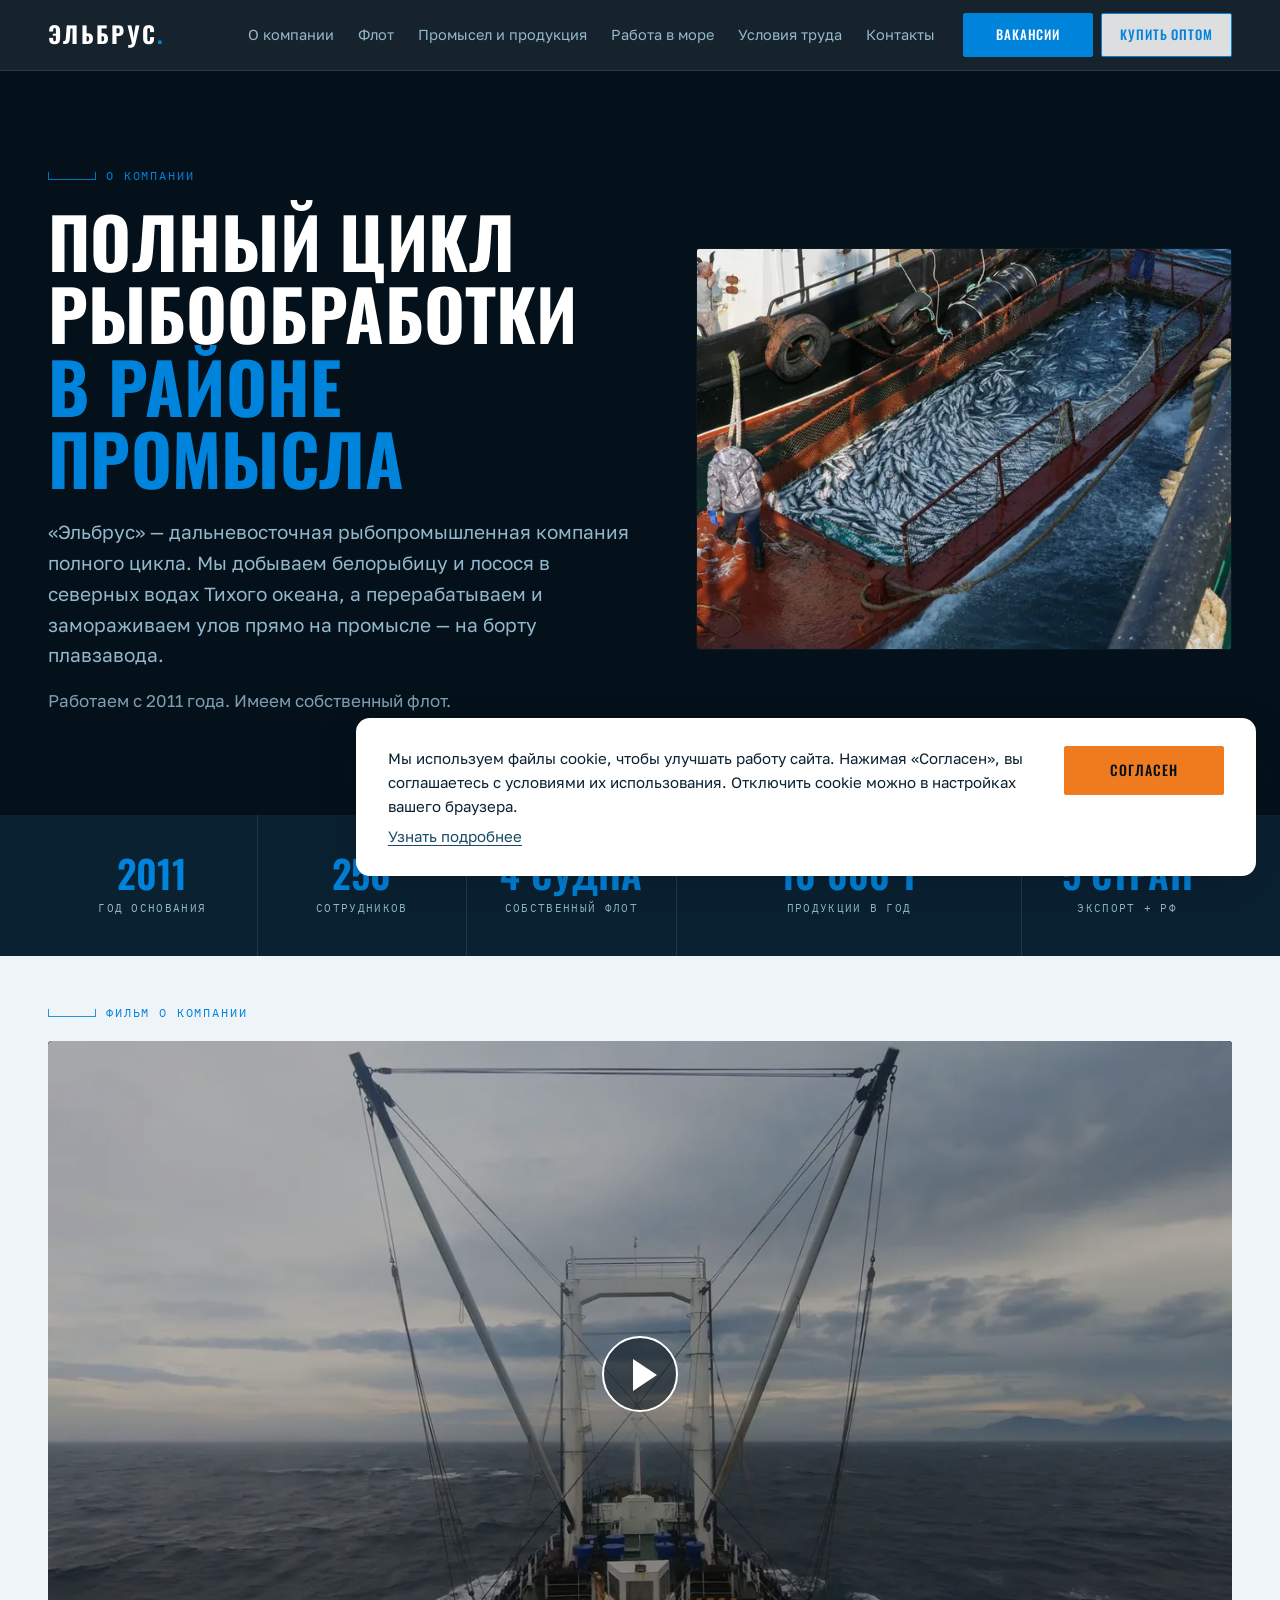
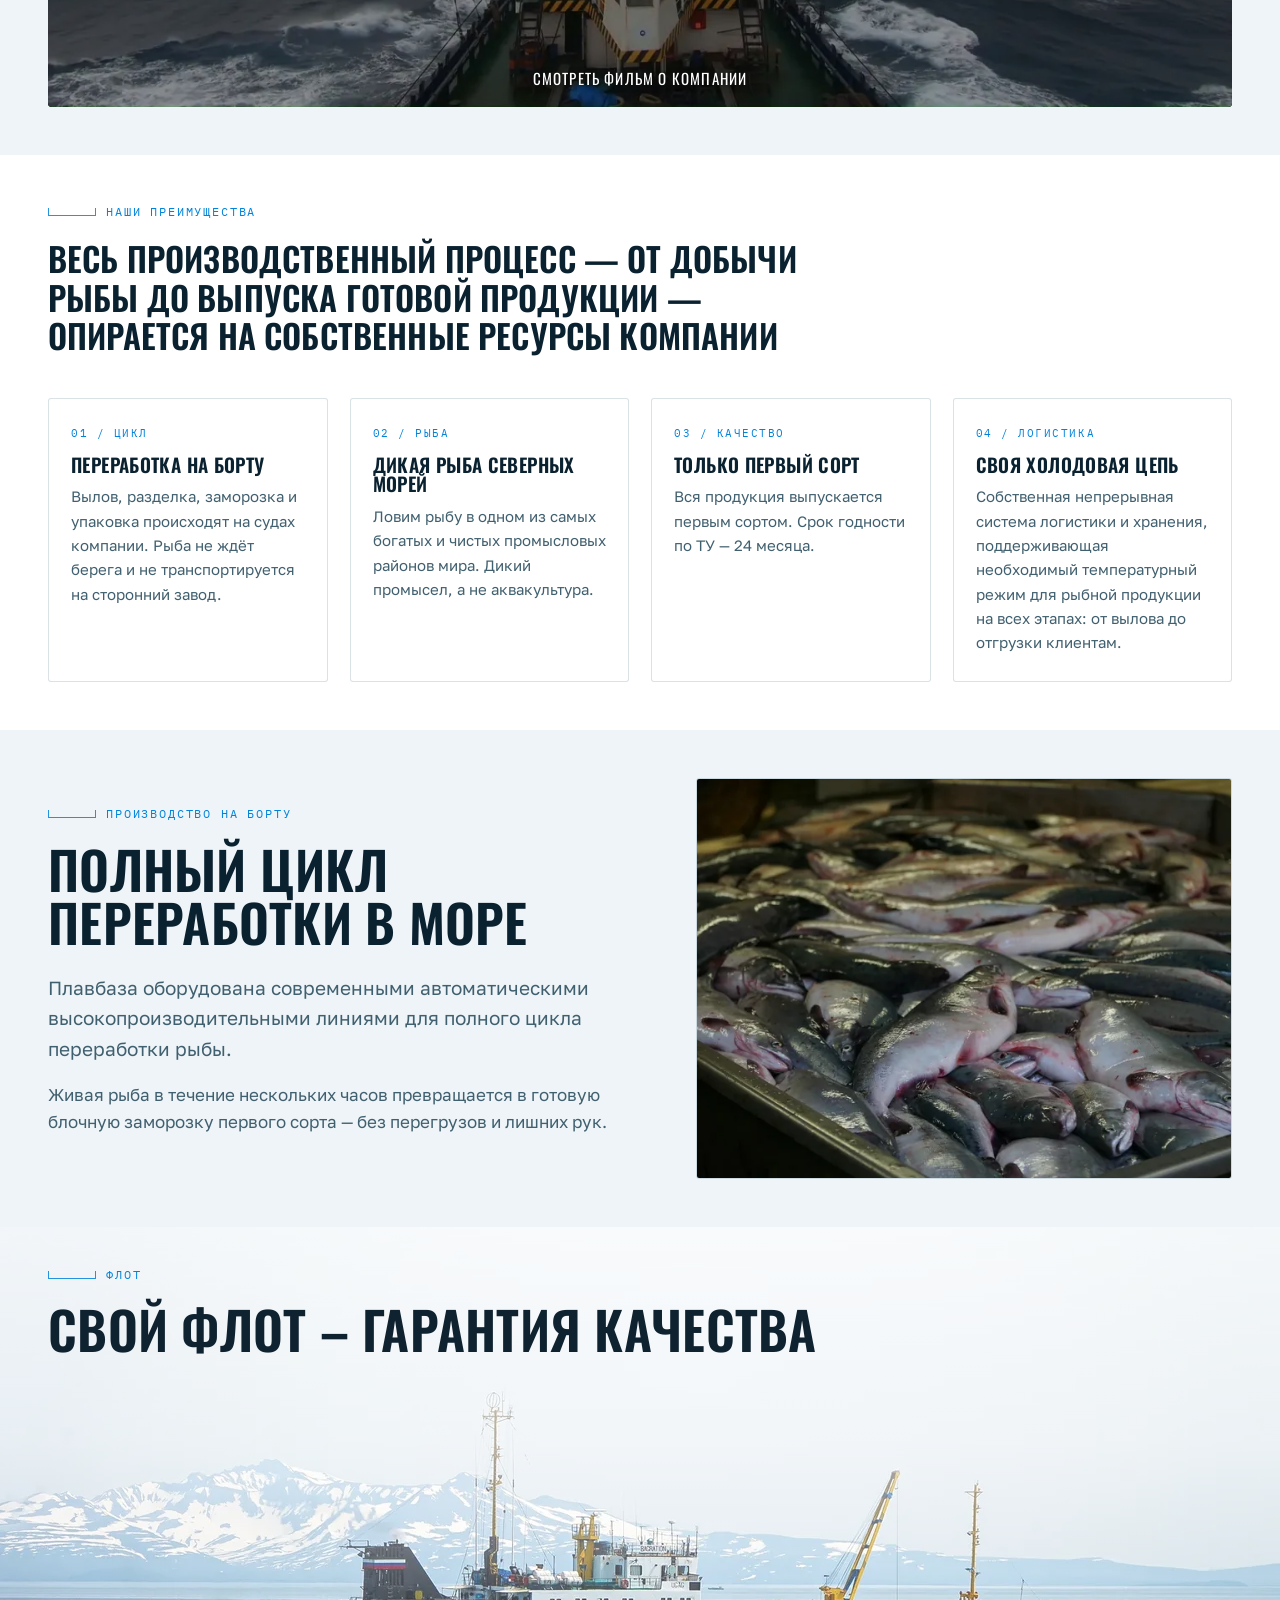
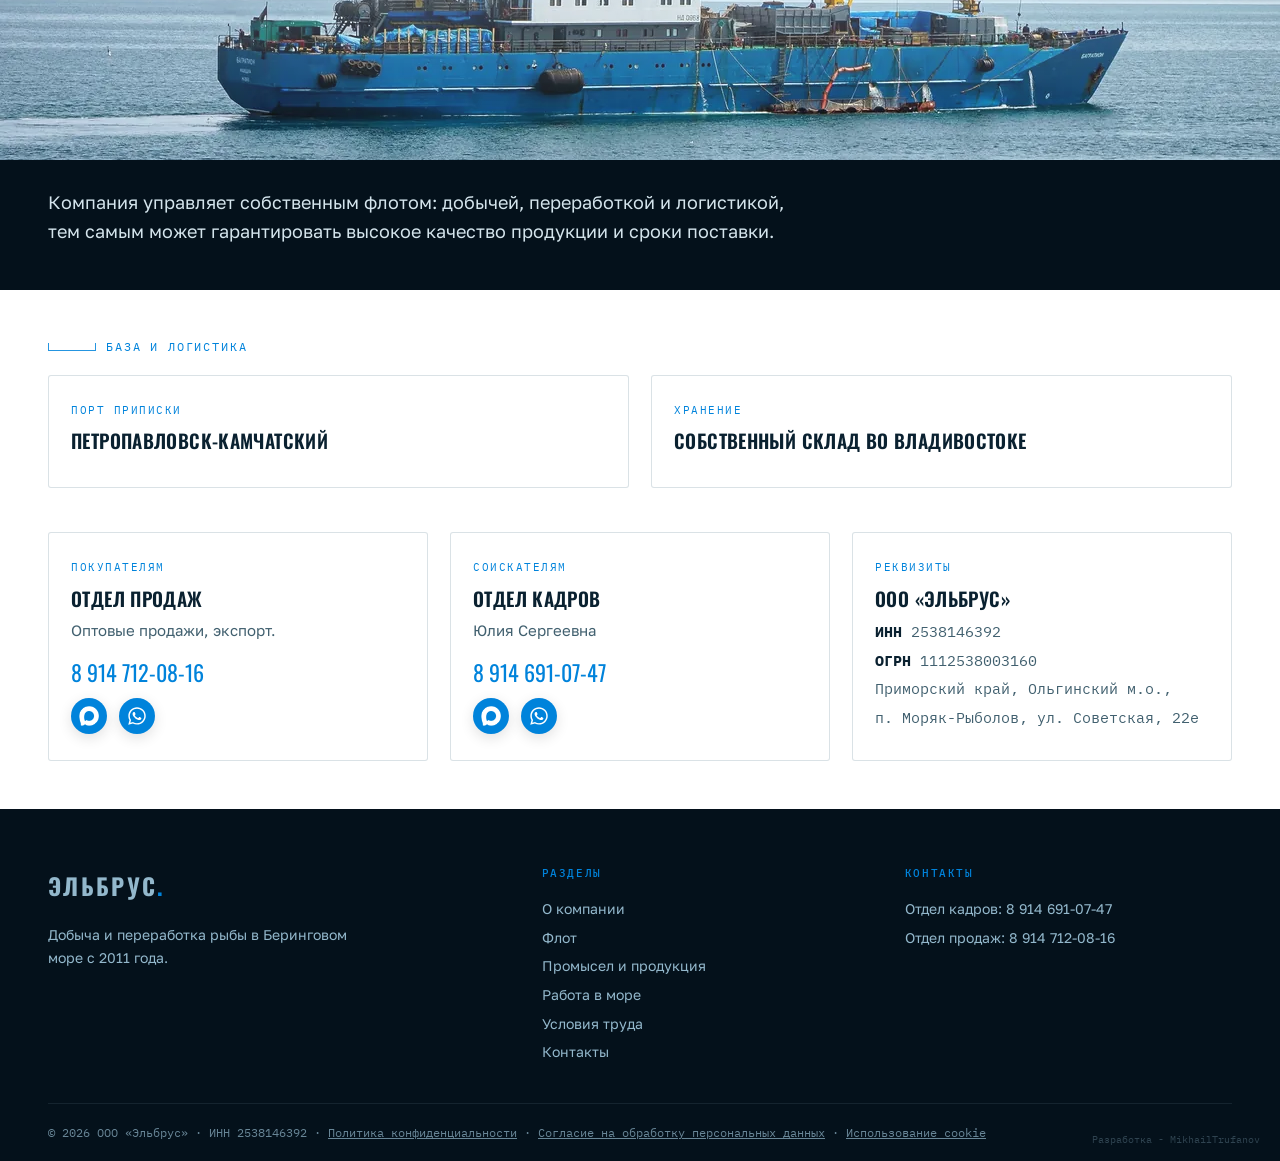
<file: Elbrus_o_kompanii.html>
<!DOCTYPE html><html lang="ru"><head><meta charset="utf-8">
<meta name="viewport" content="width=device-width, initial-scale=1">
  <script src="js/metrika.js" async></script><title>ООО «Эльбрус» — О компании</title>
  <link rel="icon" type="image/png" href="pics/favikon_black.png">
  <link rel="apple-touch-icon" href="pics/favikon_black.png">
  <meta name="description" content="ООО «Эльбрус» — дальневосточная рыбопромышленная компания полного цикла с 2011 года: собственный флот из 4 судов, добыча и переработка рыбы на борту, 10 000 тонн продукции в год.">
  <link rel="canonical" href="https://elbrus-fish.ru/Elbrus_o_kompanii.html">
  <meta property="og:type" content="website">
  <meta property="og:site_name" content="ООО «Эльбрус»">
  <meta property="og:locale" content="ru_RU">
  <meta property="og:title" content="ООО «Эльбрус» — О компании">
  <meta property="og:description" content="ООО «Эльбрус» — дальневосточная рыбопромышленная компания полного цикла с 2011 года: собственный флот из 4 судов, добыча и переработка рыбы на борту, 10 000 тонн продукции в год.">
  <meta property="og:url" content="https://elbrus-fish.ru/Elbrus_o_kompanii.html">
  <meta property="og:image" content="https://elbrus-fish.ru/pics/og/elbrus-og.jpg">
  <meta property="og:image:width" content="1200">
  <meta property="og:image:height" content="630">
<link rel="preconnect" href="https://fonts.googleapis.com"><link rel="preconnect" href="https://fonts.gstatic.com" crossorigin><link href="https://fonts.googleapis.com/css2?family=Oswald:wght@400;500;600;700&family=Golos+Text:wght@400&family=IBM+Plex+Mono:wght@400;500&display=swap" rel="stylesheet">
<style>
:root{
  --abyss:#04111B; --hull:#0A2131; --steel:#1B4A66; --edge:#22506E;
  --foam:#93B8CC; --ice:#EEF4F7; --paper:#fff; --ink:#0A2130; --ink-soft:#41606F;
  --amber:#E8A33D; --amber-d:#C08028; --orange:#F07A1E; --orange-d:#D2650F; --blue:#0083DB;
  --display:'Oswald','Arial Narrow',Impact,sans-serif;
  --body:'Golos Text','Segoe UI',system-ui,-apple-system,Roboto,sans-serif;
  --mono:'IBM Plex Mono',Consolas,ui-monospace,Menlo,monospace;
  --wrap:1240px;
}
*{box-sizing:border-box}
html{scroll-behavior:smooth}
body{margin:0;overflow-x:hidden;background:var(--paper);color:var(--ink);font-family:var(--body);font-size:17px;line-height:1.62;-webkit-font-smoothing:antialiased}
img{max-width:100%;height:auto;display:block}
a{color:inherit}
.wrap{max-width:var(--wrap);margin:0 auto;padding:0 28px}

/* ---------- signature: dimension line eyebrow ---------- */
.dim{display:flex;align-items:center;gap:10px;font-family:var(--mono);font-size:11.5px;letter-spacing:.16em;text-transform:uppercase;color:var(--blue);margin:0 0 18px}
.dim::before{content:"";width:46px;height:7px;border-left:1px solid currentColor;border-right:1px solid currentColor;border-bottom:1px solid currentColor;opacity:.85;flex:none}
.sec-dark .dim{color:var(--blue)}

h1,h2,h3,.stat-v{font-family:var(--display);text-transform:uppercase;font-weight:600;letter-spacing:.005em;line-height:1.03;margin:0}
h2{font-size:clamp(30px,4.4vw,52px)}
h3{font-size:19px;letter-spacing:.02em}
p{margin:0 0 16px}
.lead{font-size:19px;color:var(--ink-soft);max-width:62ch}
.sec{padding:48px 0}
.sec-dark{background:var(--abyss);color:var(--ice)}
.sec-dark h2,.sec-dark h3{color:#fff}
.sec-dark .lead{color:var(--foam)}
.sec-ice{background:var(--ice)}

/* ---------- header ---------- */
.hdr{position:sticky;top:0;z-index:50;background:rgba(4,17,27,.92);backdrop-filter:blur(10px);border-bottom:1px solid rgba(147,184,204,.16)}
.hdr .wrap{display:flex;align-items:center;gap:28px;height:70px}
.logo{font-family:var(--display);font-size:23px;font-weight:700;letter-spacing:.1em;color:#fff;text-decoration:none;white-space:nowrap}
.logo span{color:var(--blue)}
.nav{display:flex;gap:24px;margin-left:auto;font-size:14.5px}
.nav a{color:var(--foam);text-decoration:none;transition:color .2s}
.nav a:hover{color:#fff}
.btn{display:inline-flex;align-items:center;justify-content:center;gap:8px;font-family:var(--display);text-transform:uppercase;letter-spacing:.07em;font-size:14px;font-weight:500;padding:13px 24px;border-radius:2px;text-decoration:none;border:1px solid transparent;cursor:pointer;transition:.2s}
.btn-amber{background:var(--blue);color:#fff;border-color:var(--blue)}
.btn-amber:hover{background:#0069B0;border-color:#0069B0}
.btn-ghost{border-color:rgba(147,184,204,.45);color:var(--ice)}
.btn-ghost:hover{border-color:var(--foam);background:rgba(147,184,204,.1)}
.hdr .btn{padding:10px 18px;font-size:13px}
.hdr-cta{display:flex;align-items:center;gap:8px}
.hdr-cta .btn{min-width:130px}
.nav-cta{display:none}
.nav-cta a.btn-amber,.nav-cta a.btn-amber:hover{color:#fff}
.nav-cta a.btn-light,.nav-cta a.btn-light:hover{color:var(--blue)}
.burger{display:none;margin-left:auto;background:none;border:1px solid rgba(147,184,204,.4);color:var(--ice);border-radius:2px;padding:8px 12px;font-family:var(--mono);font-size:12px}

/* ---------- hero ---------- */
.hero{position:relative;background:var(--abyss);color:#fff;overflow:hidden}
.hero-media{position:absolute;inset:0}
.hero-media svg{width:100%;height:100%;opacity:.5}
.hero-grad{position:absolute;inset:0;background:linear-gradient(105deg,rgba(7,26,38,.97) 0%,rgba(7,26,38,.86) 46%,rgba(7,26,38,.5) 100%)}
.hero-inner{position:relative;padding:0 0 92px}
.hero h1{font-size:clamp(40px,6.6vw,82px);font-weight:700;max-width:16ch}
.hero h1 em{font-style:normal;color:var(--amber)}
.hero-sub{font-size:19px;color:var(--foam);max-width:56ch;margin:26px 0 34px}
.hero-cta{display:flex;gap:14px;flex-wrap:wrap}
.hero-note{font-family:var(--mono);font-size:12px;color:var(--foam);margin-top:20px;opacity:.75}
/* video slot */
.slot{border:1px dashed rgba(147,184,204,.5);border-radius:3px;background:rgba(147,184,204,.06);display:flex;flex-direction:column;align-items:center;justify-content:center;text-align:center;padding:22px;gap:6px;color:var(--foam)}
.slot b{font-family:var(--display);text-transform:uppercase;letter-spacing:.09em;font-size:13px;font-weight:500;color:var(--foam)}
.slot small{font-family:var(--mono);font-size:10.5px;letter-spacing:.06em;opacity:.75}
.slot-ice{border-color:rgba(27,74,102,.35);background:rgba(27,74,102,.05);color:var(--ink-soft)}
.slot-ice b,.slot-ice small{color:var(--ink-soft)}
.hero-slot{margin:54px 0 0;height:210px}
.hero-facts{display:grid;grid-template-columns:repeat(4,1fr);border-top:1px solid rgba(147,184,204,.2);margin-top:38px}
.hero-facts div{padding:20px 22px 30px;border-right:1px solid rgba(147,184,204,.14);font-family:var(--mono);font-size:12.5px;letter-spacing:.05em;color:var(--foam)}
.hero-facts div:last-child{border-right:none}
.hero-facts b{display:block;font-family:var(--display);font-size:22px;color:#fff;letter-spacing:.03em;margin-bottom:2px;font-weight:500}

/* ---------- trust bar ---------- */
.trust{background:var(--hull);color:#fff}
.trust .wrap{display:grid;grid-template-columns:minmax(0,1fr) minmax(0,1fr) minmax(0,1fr) minmax(0,1.65fr) minmax(0,1fr)}
.stat{padding:38px 16px;border-right:1px solid rgba(147,184,204,.16);text-align:center}
.stat:last-child{border-right:none}
.stat-v{font-size:clamp(30px,3.0vw,40px);color:var(--blue);font-weight:600}
.stat-v.nw{white-space:nowrap}
.stat-l{font-family:var(--mono);font-size:11px;letter-spacing:.12em;text-transform:uppercase;color:var(--foam);margin-top:8px}

/* ---------- generic grids ---------- */
.two{display:grid;grid-template-columns:1.05fr .95fr;gap:56px;align-items:start}
.cards{display:grid;gap:22px;margin-top:44px}
.c4{grid-template-columns:repeat(4,1fr)}
.c3{grid-template-columns:repeat(3,1fr)}
.c2{grid-template-columns:repeat(2,1fr)}
.hero-two{display:grid;grid-template-columns:minmax(0,1.15fr) minmax(0,.85fr);gap:48px;align-items:center;margin-top:6px}
.hero-photo{margin:0;border-radius:3px;overflow:hidden;border:1px solid rgba(147,184,204,.25)}
.hero-photo img{width:100%;height:auto}

.hero-reel{position:relative;width:100%;max-width:calc((100vh - 94px) * 16 / 9);margin:0 auto;background:#04121C;overflow:hidden}
.hero-reel video{width:100%;height:auto;display:block}
.hero-scrim{position:absolute;left:0;right:0;top:0;height:62%;pointer-events:none;
  background:linear-gradient(180deg,rgba(255,255,255,.74) 0%,rgba(255,255,255,.62) 36%,rgba(255,255,255,.30) 70%,rgba(255,255,255,0) 100%)}
.fleet-hero{position:relative;width:100%;overflow:hidden;margin:0 0 6px}
.fleet-hero img{width:100%;display:block}
.fleet-scrim{position:absolute;inset:0;pointer-events:none;
  background:linear-gradient(180deg,rgba(255,255,255,.80) 0%,rgba(255,255,255,.62) 40%,rgba(255,255,255,.18) 74%,rgba(255,255,255,0) 100%)}
.fleet-ov{position:absolute;left:0;right:0;top:0;padding:clamp(18px,3vw,44px) 0 0}
.fleet-ov h2{color:#0F2230}
.fleet-ov .dim{color:var(--blue)}
.fleet-ov .lead{color:#22384A}
.fleet-description{max-width:70ch;margin:28px 0 0;color:#D4E4EC;font-size:18px;line-height:1.6}
.hero-cta-under{display:flex;gap:14px;justify-content:center;margin:36px 0 0}
.hero-shot{position:relative;margin:0;border-radius:3px;overflow:hidden;border:1px solid rgba(147,184,204,.25)}
.hero-shot img{width:100%;display:block}
.hero-ov{position:absolute;left:0;right:0;top:0;padding:clamp(14px,2.8vw,38px) clamp(14px,3vw,48px) 0;text-align:center}
.hero-ov h1{color:#0F2230;white-space:nowrap;max-width:none;font-size:clamp(16px,3.45vw,50px)}
.hero-ov h1 em{font-style:normal;color:var(--blue)}
.hero-ov .hero-sub{color:#22384A;margin:clamp(7px,1.2vw,16px) auto clamp(11px,1.7vw,24px);max-width:76ch;font-size:clamp(8.5px,1.3vw,19px);line-height:1.5}
.hero-ov .hero-cta{justify-content:center}
.hero-ov .btn{padding:clamp(6px,.95vw,13px) clamp(11px,1.7vw,24px);font-size:clamp(8.5px,1.02vw,14px)}
.btn-light{background:rgba(255,255,255,.85);border-color:var(--blue);color:var(--blue)}
.btn-light:hover{background:#fff}
.dim.hero-div{color:var(--blue);margin:30px 0}
.hero-video{margin:0;border-radius:3px;overflow:hidden;border:1px solid rgba(147,184,204,.25);background:#000}
.hero-video video{width:100%;height:auto;display:block}
.about-photo{margin:0;border-radius:3px;overflow:hidden;border:1px solid rgba(27,74,102,.16)}
.about-photo img{width:100%;height:auto}
.card{border:1px solid rgba(27,74,102,.16);border-radius:3px;padding:26px 22px;background:var(--paper)}
.card h3{margin-bottom:10px}
.card p{font-size:15px;color:var(--ink-soft);margin:0}
.sec-dark .card{background:var(--hull);border-color:rgba(147,184,204,.16)}
.sec-dark .card p{color:var(--foam)}
.idx{font-family:var(--mono);font-size:11px;color:var(--blue);letter-spacing:.14em;display:block;margin-bottom:12px}

/* ---------- fleet blueprints ---------- */
.ship{background:var(--hull);border:1px solid rgba(147,184,204,.18);border-radius:3px;overflow:hidden}
.ship-draw{padding:8px!important;background:
   linear-gradient(rgba(147,184,204,.075) 1px,transparent 1px) 0 0/100% 22px,
   linear-gradient(90deg,rgba(147,184,204,.075) 1px,transparent 1px) 0 0/22px 100%,
   var(--abyss);
  padding:12px}
.ship-draw svg{width:100%;height:auto;display:block}
.blue{fill:none;stroke:var(--foam);stroke-width:1.35;stroke-linejoin:round;stroke-linecap:round}
.blue-a{fill:none;stroke:var(--amber);stroke-width:1.35}
.blue-t{fill:none;stroke:rgba(147,184,204,.5);stroke-width:.8}
.wline{stroke:var(--amber);stroke-width:1;stroke-dasharray:7 5;opacity:.6}
.sv-lbl{font-family:'IBM Plex Mono',monospace;font-size:8.5px;fill:rgba(147,184,204,.8);letter-spacing:.08em}
.ship-body{padding:16px 16px 18px}
.ship-body h3{color:#fff;font-size:16px}
.ship-role{font-family:var(--mono);font-size:11px;letter-spacing:.1em;text-transform:uppercase;color:var(--blue);margin:6px 0 14px}
.spec{border-top:1px solid rgba(147,184,204,.16);display:flex;justify-content:space-between;gap:12px;padding:8px 0;font-size:13.5px}
.spec dt{color:var(--foam);font-family:var(--mono);font-size:11.5px;letter-spacing:.05em}
.spec dd{margin:0;color:#fff;text-align:right}
.fleet-note{font-family:var(--mono);font-size:11.5px;color:var(--foam);margin-top:26px;opacity:.8;line-height:1.6}

/* ---------- catch map ---------- */
.map-box{background:var(--paper);border:1px solid rgba(27,74,102,.16);border-radius:3px;padding:20px}
.map-box svg{width:100%;height:auto}
.zones{display:grid;gap:10px;margin-top:6px}
.zone{display:flex;gap:14px;align-items:baseline;border-bottom:1px dotted rgba(27,74,102,.25);padding:11px 0}
.zone b{font-family:var(--display);text-transform:uppercase;font-size:14px;letter-spacing:.04em;font-weight:500;min-width:210px}
.zone span{font-size:14.5px;color:var(--ink-soft)}

/* ---------- products ---------- */
.prods{display:grid;grid-template-columns:repeat(4,1fr);gap:20px;margin-top:44px}
.prod{border:1px solid rgba(27,74,102,.16);border-radius:3px;overflow:hidden;background:var(--paper);transition:.25s;display:flex;flex-direction:column}
.prod:hover{transform:translateY(-3px);box-shadow:0 12px 28px rgba(10,33,48,.13)}
.prod img{aspect-ratio:4/3;object-fit:cover;width:100%}
.prod-b{padding:18px 18px 20px;display:flex;flex-direction:column;flex:1}
.prod h3{font-size:17px;margin-bottom:9px}
.prod-cut{font-family:var(--mono);font-size:11px;letter-spacing:.09em;color:var(--blue);text-transform:uppercase;margin-bottom:9px}
.prod-r{font-size:13.5px;color:var(--ink-soft);line-height:1.5;flex:1}
.prod-pk{font-family:var(--mono);font-size:11.5px;color:var(--ink-soft);border-top:1px solid rgba(27,74,102,.14);margin-top:12px;padding-top:10px}
.legend{display:flex;flex-wrap:wrap;gap:8px 26px;margin-top:30px;font-family:var(--mono);font-size:12px;color:var(--ink-soft)}
.legend b{color:var(--ink)}
.geo{display:grid;grid-template-columns:1fr 1fr;gap:22px;margin-top:44px}
.geo-c{border-left:2px solid var(--blue);padding:4px 0 4px 18px}
.geo-c b{font-family:var(--display);text-transform:uppercase;letter-spacing:.05em;font-size:15px;display:block;margin-bottom:6px}
.geo-c span{color:var(--ink-soft);font-size:15px}

/* ---------- vacancies ---------- */
.pay{display:flex;align-items:baseline;gap:20px;flex-wrap:wrap;border-bottom:1px solid rgba(147,184,204,.2);padding-bottom:26px;margin-bottom:8px}
.pay-v{font-family:var(--display);font-size:clamp(46px,8vw,104px);font-weight:700;color:var(--blue);line-height:.92;letter-spacing:-.01em}
.pay-l{font-family:var(--mono);font-size:12.5px;letter-spacing:.1em;text-transform:uppercase;color:var(--foam);max-width:24ch;line-height:1.7}
.pay-note{font-family:var(--mono);font-size:12px;color:var(--foam);opacity:.8;margin:14px 0 0}
.vac{display:flex;flex-direction:column;align-items:flex-start;gap:10px;padding:22px;border:1px solid rgba(147,184,204,.18);border-radius:3px;background:var(--hull)}
.vac h3{color:#fff;font-size:17px}
.vac-p{font-family:var(--mono);font-size:13px;color:var(--blue);white-space:nowrap}
.vac-p.tbd{color:var(--foam);opacity:.75}
.vlist{display:grid;gap:12px;margin-top:36px}
.vac .btn{margin-top:auto;align-self:flex-end}
.after-grid{margin-top:24px}
.hr-box{display:flex;gap:22px;align-items:center;flex-wrap:wrap;margin-top:34px;padding:24px 26px;border:1px solid var(--blue);border-radius:3px;background:rgba(0,131,219,.10)}
.hr-box b{font-family:var(--display);text-transform:uppercase;letter-spacing:.06em;font-size:16px;color:#fff}
.hr-box a{font-family:var(--display);font-size:24px;color:var(--blue);text-decoration:none;letter-spacing:.03em}

/* ---------- contacts ---------- */
.form{display:grid;gap:14px}
.form input,.form textarea{width:100%;padding:14px 16px;border:1px solid rgba(27,74,102,.22);border-radius:2px;font-family:var(--body);font-size:15px;background:var(--paper);color:var(--ink)}
.form textarea{min-height:112px;resize:vertical}
.form input:focus,.form textarea:focus{outline:2px solid var(--blue);outline-offset:1px;border-color:transparent}
.req{font-family:var(--mono);font-size:12.5px;color:var(--ink-soft);line-height:1.9}
.req b{color:var(--ink)}

/* messenger icons */
.msgrs{display:flex;gap:12px;margin-top:8px}
.msgr{width:36px;height:36px;border-radius:50%;background:var(--blue);color:#fff;display:inline-flex;align-items:center;justify-content:center;text-decoration:none;transition:background .15s ease,transform .15s ease;box-shadow:0 4px 14px rgba(0,0,0,.12)}
.msgr:hover{background:#0069B0;transform:translateY(-2px)}
.msgr svg{width:20px;height:20px;display:block}
.msgr img{width:20px;height:20px;display:block;object-fit:contain;filter:brightness(0) invert(1)}

/* ---------- footer ---------- */
.ftr{background:var(--abyss);color:var(--foam);padding:56px 0 18px;font-size:14px;position:relative}
.ftr-g{display:grid;grid-template-columns:1.4fr 1fr 1fr;gap:36px}
.ftr a{color:var(--foam);text-decoration:none;display:block;padding:3px 0}
.ftr a:hover{color:#fff}
.ftr h4{font-family:var(--mono);font-size:11px;letter-spacing:.14em;text-transform:uppercase;color:var(--blue);margin:0 0 12px;font-weight:500}
.ftr-btm{border-top:1px solid rgba(147,184,204,.16);margin-top:36px;padding-top:20px;font-family:var(--mono);font-size:11.5px;opacity:.7}.ftr-btm a{display:inline;padding:0;text-decoration:underline}.ftr-credit{position:absolute;right:20px;bottom:10px;font-family:var(--mono);font-size:10px;color:var(--foam);opacity:.3;text-decoration:none}.ftr-credit:hover{opacity:.6}

/* ---------- reveal ---------- */
.rv{opacity:1;transform:none}
.js-rv .rv{opacity:0;transform:translateY(18px);transition:opacity .7s ease,transform .7s ease}
.js-rv .rv.in{opacity:1;transform:none}
[id]{scroll-margin-top:86px}

/* ---------- responsive ---------- */
@media(max-width:1040px){
  .prods{grid-template-columns:repeat(2,1fr)}
  .c2{grid-template-columns:1fr}
  .hero-two{grid-template-columns:1fr;gap:34px}
  .c4{grid-template-columns:repeat(2,1fr)}
  .trust .wrap{grid-template-columns:repeat(3,minmax(0,1fr))}
  .stat-v.nw{white-space:normal}
  .stat:nth-child(3){border-right:none}
  .two{grid-template-columns:1fr;gap:38px}
  .nav{display:none}
  .nav.is-open{display:flex;position:absolute;top:100%;left:0;right:0;flex-direction:column;gap:14px;background:#04111B;padding:16px 20px;border-bottom:1px solid rgba(147,184,204,.2)}
  .burger{display:block}
  .hdr .hdr-cta{display:none}
  .hdr .nav-cta{display:flex;gap:10px;margin-top:4px}
}
@media(max-width:720px){
  body{font-size:16px}
  .sec{padding:32px 0}
  .wrap{padding:0 20px}
  .hero-inner{padding:22px 0 56px}
  .hero-scrim{display:none}
  .hero-cta-under{justify-content:flex-start;margin:22px 0 0}
  .hero-ov{position:static;padding:24px 20px 0;text-align:left}
  .hero-ov h1{color:#fff;white-space:normal;font-size:clamp(27px,7.8vw,42px)}
  .hero-ov .hero-sub{color:var(--foam);font-size:15.5px;max-width:none;margin:14px 0 20px}
  .hero-ov .hero-cta{justify-content:flex-start}
  .hero-ov .btn{font-size:13px;padding:12px 20px}
  .hero h1{font-size:clamp(29px,8.2vw,44px)}
  .hero-sub{font-size:17px}
  .hero-facts{grid-template-columns:repeat(2,1fr)}
  .hero-facts div{border-bottom:1px solid rgba(147,184,204,.14)}
  .trust .wrap{grid-template-columns:repeat(2,minmax(0,1fr))}
  .stat-v{font-size:clamp(22px,6.6vw,32px)}
  .stat{padding:26px 16px;border-right:1px solid rgba(147,184,204,.16)}
  .stat:nth-child(3){border-right:1px solid rgba(147,184,204,.16)}
  .prods,.c4,.c3,.c2,.geo{grid-template-columns:1fr}
  .ftr-g{grid-template-columns:1fr}
  .zone{flex-direction:column;gap:4px}
  .zone b{min-width:0}
  .hero-slot{height:170px}

  .hdr .wrap{height:56px}
  [id]{scroll-margin-top:72px}
  /* fleet: heading stays on the photo, prose moves below */
  .fleet-ov{padding:12px 0 0}
  .fleet-ov .wrap{text-align:right}
  .fleet-ov h2{font-size:clamp(22px,6.2vw,32px);line-height:1.12;margin:0}
  .fleet-scrim{background:linear-gradient(200deg,rgba(255,255,255,.92) 0%,rgba(255,255,255,.72) 45%,rgba(255,255,255,.12) 78%,rgba(255,255,255,0) 100%)}
  .fleet-description{font-size:16px;margin-top:22px}
}
@media(prefers-reduced-motion:reduce){
  *{animation:none!important;transition:none!important}
  .js-rv .rv{opacity:1;transform:none}
  html{scroll-behavior:auto}
}

.page-hero{background:var(--abyss);color:#fff;padding:96px 0 84px;position:relative}
.page-hero .dim{color:var(--blue)}
.page-hero h1{font-size:clamp(36px,6vw,70px);font-weight:700;max-width:20ch}
.ph-photo{margin:0;border-radius:3px;overflow:hidden;border:1px solid rgba(27,74,102,.16)}
.ph-photo img{width:100%;height:100%;object-fit:cover;display:block}
.jt{text-align:justify;text-justify:inter-word}
.prose{max-width:70ch}
.prose p{margin:0 0 16px}
.band{position:relative;width:100%;overflow:hidden}
.band img{width:100%;display:block}
.band-scrim{position:absolute;inset:0;background:linear-gradient(90deg,rgba(4,17,27,.9) 0%,rgba(4,17,27,.55) 45%,rgba(4,17,27,.15) 100%),linear-gradient(180deg,rgba(4,17,27,.55),rgba(4,17,27,0) 45%)}
.band-ov{position:absolute;inset:0}
.band-ov .wrap{position:absolute;top:50%;left:0;right:0;transform:translateY(-50%)}
.band-ov .lead{color:var(--foam);max-width:44ch}
.band-ov h2{color:#fff}
.gallery{display:grid;grid-template-columns:repeat(3,1fr);gap:14px;margin-top:44px}
.gallery figure{margin:0;border-radius:3px;overflow:hidden;border:1px solid rgba(27,74,102,.14);aspect-ratio:4/3}
.gallery img{width:100%;height:100%;object-fit:cover;display:block;transition:transform .4s}
.gallery figure:hover img{transform:scale(1.04)}
.chips{display:flex;flex-wrap:wrap;gap:10px;margin-top:8px}
.chip{border:1px solid rgba(27,74,102,.2);border-radius:20px;padding:8px 16px;font-size:14px;background:#fff}
.chip b{font-weight:600}
.pk-table{width:100%;border-collapse:collapse;margin-top:10px;font-size:14.5px}
.pk-table td{padding:11px 4px;border-bottom:1px solid rgba(27,74,102,.14)}
.pk-table td:last-child{text-align:right;color:var(--ink-soft);font-family:var(--mono);font-size:12.5px}
.yt{aspect-ratio:16/9;border-radius:4px;border:1px dashed rgba(147,184,204,.5);background:rgba(147,184,204,.06);display:flex;flex-direction:column;align-items:center;justify-content:center;text-align:center;gap:8px;color:var(--foam)}
.yt b{font-family:var(--display);text-transform:uppercase;letter-spacing:.08em;font-size:15px;color:#fff}
.yt small{font-family:var(--mono);font-size:11px;opacity:.7}
.yt .play{width:64px;height:64px;border-radius:50%;border:2px solid var(--blue);display:flex;align-items:center;justify-content:center}
.yt .play::after{content:"";border-left:18px solid var(--blue);border-top:11px solid transparent;border-bottom:11px solid transparent;margin-left:5px}
.yt-embed{aspect-ratio:16/9;border-radius:4px;overflow:hidden;background:#000}
.yt-embed iframe{display:block;width:100%;height:100%;border:none}
@media(max-width:900px){.gallery{grid-template-columns:1fr 1fr}}
.trust.t3 .wrap{grid-template-columns:repeat(3,minmax(0,1fr))}
@media(max-width:600px){.about-third{max-width:100%!important}.trust.t3 .wrap{grid-template-columns:1fr}.gallery{grid-template-columns:1fr}.band-scrim{background:linear-gradient(180deg,rgba(4,17,27,.55),rgba(4,17,27,.75))}}
@media(max-width:720px){.page-hero{padding-top:32px}}
</style></head><body>
<!-- Yandex.Metrika counter (noscript) -->
<noscript><div><img src="https://mc.yandex.ru/watch/113697021" style="position:absolute; left:-9999px;" alt="" /></div></noscript>
<!-- /Yandex.Metrika counter -->
<header class="hdr" id="top">
  <div class="wrap">
    <a href="index.html" class="logo">ЭЛЬБРУС<span>.</span></a>
    <nav class="nav">
      <a href="#about">О компании</a>
      <a href="index.html#fleet">Флот</a>
      <a href="Elbrus_production.html">Промысел и продукция</a>
      <a href="Elbrus_work.html">Работа в море</a>
      <a href="Elbrus_work.html#life">Условия труда</a>
      <a href="#contacts">Контакты</a>
      <span class="nav-cta"><a href="Elbrus_work.html#vacancies" class="btn btn-amber">Вакансии</a><a href="Elbrus_production.html#contacts" class="btn btn-light">Купить оптом</a></span>
    </nav>
    <span class="hdr-cta"><a href="Elbrus_work.html#vacancies" class="btn btn-amber">Вакансии</a><a href="Elbrus_production.html#contacts" class="btn btn-light">Купить оптом</a></span>
    <button class="burger" aria-label="Меню">МЕНЮ</button>
  </div>
</header>

<section class="page-hero" id="about">
  <div class="wrap">
    <div class="two" style="align-items:center;gap:56px">
      <div>
        <p class="dim">О компании</p>
        <h1>Полный цикл рыбообработки<br><em style="color:var(--blue);font-style:normal;display:block;margin-top:1pt">в районе промысла</em></h1>
        <p class="lead" style="color:var(--foam);margin-top:24px">«Эльбрус» — дальневосточная рыбопромышленная компания полного цикла. Мы добываем белорыбицу и лосося в северных водах Тихого океана, а перерабатываем и замораживаем улов прямо на промысле — на борту плавзавода.</p>
        <p style="color:var(--foam);opacity:.85">Работаем с 2011 года. Имеем собственный флот.</p>
      </div>
      <figure class="ph-photo" style="aspect-ratio:4/3"><img src="pics/site-photos/catch-on-deck.webp" srcset="pics/site-photos/catch-on-deck-640.webp 640w, pics/site-photos/catch-on-deck.webp 1280w" sizes="(max-width: 1040px) calc(100vw - 40px), 540px" width="1280" height="960" alt="Промысел компании «Эльбрус»" fetchpriority="high"></figure>
    </div>
  </div>
</section>

<section class="trust">
  <div class="wrap">
    <div class="stat"><div class="stat-v">2011</div><div class="stat-l">Год основания</div></div>
    <div class="stat"><div class="stat-v">250</div><div class="stat-l">Сотрудников</div></div>
    <div class="stat"><div class="stat-v">4&nbsp;судна</div><div class="stat-l">Собственный флот</div></div>
    <div class="stat"><div class="stat-v">10&nbsp;000&nbsp;т</div><div class="stat-l">Продукции в год</div></div>
    <div class="stat"><div class="stat-v">5&nbsp;стран</div><div class="stat-l">Экспорт + РФ</div></div>
  </div>
</section>

<section class="sec sec-ice">
  <div class="wrap">
    <p class="dim">Фильм о компании</p>
    <div class="yt-embed rv" style="margin-top:14px" data-video-embed="https://rutube.ru/play/embed/9359dbbb2d6a9bea359d20b1b9dd54a0" data-video-title="Фильм о компании"><button type="button" class="video-facade" aria-label="Смотреть фильм о компании"><img src="pics/hero_more_1080_poster.webp" srcset="pics/hero_more_1080_poster-960.webp 960w, pics/hero_more_1080_poster-1280.webp 1280w, pics/hero_more_1080_poster.webp 1920w" sizes="(max-width: 1240px) 100vw, 1200px" width="1920" height="1080" alt="" loading="lazy"><span class="video-facade__play" aria-hidden="true"></span><span class="video-facade__label">Смотреть фильм о компании</span></button></div>
  </div>
</section>

<section class="sec">
  <div class="wrap">
    <p class="dim">Наши преимущества</p>
    <h2 style="max-width:42ch;font-size:clamp(24px,2.6vw,34px);line-height:1.15">Весь производственный процесс — от добычи рыбы до выпуска готовой продукции — опирается на собственные ресурсы компании</h2>
    <div class="cards c4 rv" style="margin-top:44px">
      <div class="card"><span class="idx">01 / ЦИКЛ</span><h3>Переработка на борту</h3><p>Вылов, разделка, заморозка и упаковка происходят на судах компании. Рыба не ждёт берега и не транспортируется на сторонний завод.</p></div>
      <div class="card"><span class="idx">02 / РЫБА</span><h3>Дикая рыба северных морей</h3><p>Ловим рыбу в одном из самых богатых и чистых промысловых районов мира. Дикий промысел, а не аквакультура.</p></div>
      <div class="card"><span class="idx">03 / КАЧЕСТВО</span><h3>Только первый сорт</h3><p>Вся продукция выпускается первым сортом. Срок годности по ТУ — 24 месяца.</p></div>
      <div class="card"><span class="idx">04 / ЛОГИСТИКА</span><h3>Своя холодовая цепь</h3><p>Собственная непрерывная система логистики и хранения, поддерживающая необходимый температурный режим для рыбной продукции на всех этапах: от вылова до отгрузки клиентам.</p></div>
    </div>
  </div>
</section>

<section class="sec sec-ice">
  <div class="wrap">
    <div class="two rv" style="align-items:center;gap:56px">
      <div>
        <p class="dim">Производство на борту</p>
        <h2>Полный цикл<br>переработки в море</h2>
        <p class="lead" style="margin-top:24px">Плавбаза оборудована современными автоматическими высокопроизводительными линиями для полного цикла переработки рыбы.</p>
        <p style="color:var(--ink-soft)">Живая рыба в течение нескольких часов превращается в готовую блочную заморозку первого сорта — без перегрузов и лишних рук.</p>
      </div>
      <figure class="ph-photo" style="aspect-ratio:4/3"><img src="pics/site-photos/fish-processing.webp" srcset="pics/site-photos/fish-processing-640.webp 640w, pics/site-photos/fish-processing.webp 1280w" sizes="(max-width: 1040px) calc(100vw - 40px), 540px" width="1280" height="960" alt="Переработка рыбы на борту" loading="lazy"></figure>
    </div>
  </div>
</section>

<section class="sec sec-dark" style="padding:0 0 44px" id="fleet">
  <figure class="fleet-hero" style="margin:0"><img src="pics/site-photos/bagration-at-sea.webp" srcset="pics/site-photos/bagration-at-sea-800.webp 800w, pics/site-photos/bagration-at-sea-1280.webp 1280w, pics/site-photos/bagration-at-sea.webp 2000w" sizes="100vw" width="2000" height="833" alt="Плавзавод «Багратион» на промысле" loading="lazy">
    <div class="fleet-scrim"></div>
    <div class="fleet-ov"><div class="wrap">
      <p class="dim">Флот</p>
      <h2>Свой флот – гарантия качества</h2>
    </div></div>
  </figure>
  <div class="wrap"><p class="fleet-description">Компания управляет собственным флотом: добычей, переработкой и логистикой, тем самым может гарантировать высокое качество продукции и сроки поставки.</p></div>
</section>

<section class="sec" id="contacts">
  <div class="wrap">
    <p class="dim">База и логистика</p>
    <div class="cards c2 rv" style="margin-top:8px">
      <div class="card"><span class="idx">ПОРТ ПРИПИСКИ</span><h3>Петропавловск-Камчатский</h3></div>
      <div class="card"><span class="idx">ХРАНЕНИЕ</span><h3>Собственный склад во Владивостоке</h3></div>
    </div>
    <div class="cards c3 rv" style="margin-top:44px">
      <div class="card">
        <span class="idx">ПОКУПАТЕЛЯМ</span>
        <h3>Отдел продаж</h3>
        <p style="margin-bottom:12px">Оптовые продажи, экспорт.</p>
        <p style="font-family:var(--mono);font-size:12.5px;color:var(--blue)"><a href="tel:+79147120816"
            style="font-family:var(--display);font-size:22px;color:var(--blue);text-decoration:none">8 914
            712-08-16</a></p>
        <div class="msgrs">
          <a class="msgr" href="https://max.ru/u/f9LHodD0cOJZoiw3vXbMJLRTbSyV14CMwtY31w-Tjgg4xxMLqUXHnYgu-gY" target="_blank" rel="noopener" aria-label="Написать в MAX" title="MAX">
            <img src="pics/icons/max-logo-72.png" alt="MAX" width="72" height="72" loading="lazy">
          </a>
          <a class="msgr" href="https://wa.me/79147120816" target="_blank" rel="noopener"
            aria-label="Написать в WhatsApp" title="WhatsApp"><svg viewBox="0 0 448 512" fill="currentColor">
              <path
                d="M380.9 97.1C339 55.1 283.2 32 223.9 32c-122.4 0-222 99.6-222 222 0 39.1 10.2 77.3 29.6 111L0 480l117.7-30.9c32.4 17.7 68.9 27 106.1 27h.1c122.3 0 224.1-99.6 224.1-222 0-59.3-25.2-115-67.1-157zm-157 341.6c-33.2 0-65.7-8.9-94-25.7l-6.7-4-69.8 18.3L72 359.2l-4.4-7c-18.5-29.4-28.2-63.3-28.2-98.2 0-101.7 82.8-184.5 184.6-184.5 49.3 0 95.6 19.2 130.4 54.1 34.8 34.9 56.2 81.2 56.1 130.5 0 101.8-84.9 184.6-186.6 184.6zm101.2-138.2c-5.5-2.8-32.8-16.2-37.9-18-5.1-1.9-8.8-2.8-12.5 2.8-3.7 5.6-14.3 18-17.6 21.8-3.2 3.7-6.5 4.2-12 1.4-32.6-16.3-54-29.1-75.5-66-5.7-9.8 5.7-9.1 16.3-30.3 1.8-3.7.9-6.9-.5-9.7-1.4-2.8-12.5-30.1-17.1-41.2-4.5-10.8-9.1-9.3-12.5-9.5-3.2-.2-6.9-.2-10.6-.2-3.7 0-9.7 1.4-14.8 6.9-5.1 5.6-19.4 19-19.4 46.3 0 27.3 19.9 53.7 22.6 57.4 2.8 3.7 39.1 59.7 94.8 83.8 35.2 15.2 49 16.5 66.6 13.9 10.7-1.6 32.8-13.4 37.4-26.4 4.6-13 4.6-24.1 3.2-26.4-1.3-2.5-5-3.9-10.5-6.6z" />
            </svg></a>
        </div>
      </div>
      <div class="card">
        <span class="idx">СОИСКАТЕЛЯМ</span>
        <h3>Отдел кадров</h3>
        <p style="margin-bottom:12px">Юлия Сергеевна</p>
        <a href="tel:+79146910747"
          style="font-family:var(--display);font-size:22px;color:var(--blue);text-decoration:none">8 914 691-07-47</a>
        <div class="msgrs">
          <a class="msgr" href="https://max.ru/u/f9LHodD0cOKA3kQjHaRKLTjYLIGsNuPNC4u_e3JG8VaYdOQYaML1v7WZ85M" target="_blank" rel="noopener" aria-label="Написать в MAX" title="MAX">
            <img src="pics/icons/max-logo-72.png" alt="MAX" width="72" height="72" loading="lazy">
          </a>
          <a class="msgr" href="https://wa.me/79146910747" target="_blank" rel="noopener"
            aria-label="Написать в WhatsApp" title="WhatsApp"><svg viewBox="0 0 448 512" fill="currentColor">
              <path
                d="M380.9 97.1C339 55.1 283.2 32 223.9 32c-122.4 0-222 99.6-222 222 0 39.1 10.2 77.3 29.6 111L0 480l117.7-30.9c32.4 17.7 68.9 27 106.1 27h.1c122.3 0 224.1-99.6 224.1-222 0-59.3-25.2-115-67.1-157zm-157 341.6c-33.2 0-65.7-8.9-94-25.7l-6.7-4-69.8 18.3L72 359.2l-4.4-7c-18.5-29.4-28.2-63.3-28.2-98.2 0-101.7 82.8-184.5 184.6-184.5 49.3 0 95.6 19.2 130.4 54.1 34.8 34.9 56.2 81.2 56.1 130.5 0 101.8-84.9 184.6-186.6 184.6zm101.2-138.2c-5.5-2.8-32.8-16.2-37.9-18-5.1-1.9-8.8-2.8-12.5 2.8-3.7 5.6-14.3 18-17.6 21.8-3.2 3.7-6.5 4.2-12 1.4-32.6-16.3-54-29.1-75.5-66-5.7-9.8 5.7-9.1 16.3-30.3 1.8-3.7.9-6.9-.5-9.7-1.4-2.8-12.5-30.1-17.1-41.2-4.5-10.8-9.1-9.3-12.5-9.5-3.2-.2-6.9-.2-10.6-.2-3.7 0-9.7 1.4-14.8 6.9-5.1 5.6-19.4 19-19.4 46.3 0 27.3 19.9 53.7 22.6 57.4 2.8 3.7 39.1 59.7 94.8 83.8 35.2 15.2 49 16.5 66.6 13.9 10.7-1.6 32.8-13.4 37.4-26.4 4.6-13 4.6-24.1 3.2-26.4-1.3-2.5-5-3.9-10.5-6.6z" />
            </svg></a>
        </div>
      </div>
      <div class="card">
        <span class="idx">РЕКВИЗИТЫ</span>
        <h3>ООО «Эльбрус»</h3>
        <p class="req"><b>ИНН</b> 2538146392<br><b>ОГРН</b> 1112538003160<br>Приморский край, Ольгинский м.о.,<br>п.
          Моряк-Рыболов, ул. Советская, 22е</p>
      </div>
    </div>
  </div>
</section>

<footer class="ftr">
  <div class="wrap">
    <div class="ftr-g">
      <div>
        <a href="#top" class="logo" style="display:inline-block;margin-bottom:14px">ЭЛЬБРУС<span>.</span></a>
        <p style="max-width:34ch;line-height:1.7">Добыча и переработка рыбы в Беринговом море с 2011 года.</p>
      </div>
      <div>
        <h4>Разделы</h4>
        <a href="#about">О компании</a><a href="index.html#fleet">Флот</a><a href="Elbrus_production.html">Промысел и продукция</a><a href="Elbrus_work.html">Работа в море</a><a href="Elbrus_work.html#life">Условия труда</a><a href="#contacts">Контакты</a>
      </div>
      <div>
        <h4>Контакты</h4>
        <a href="tel:+79146910747">Отдел кадров: 8 914 691-07-47</a>
        <a href="tel:+79147120816">Отдел продаж: 8 914 712-08-16</a>
      </div>
    </div>
    <div class="ftr-btm">© 2026 ООО «Эльбрус» · ИНН 2538146392 · <a href="#privacy-policy">Политика конфиденциальности</a> · <a href="#personal-data-consent">Согласие на обработку персональных данных</a> · <a href="#cookie-policy" data-ckc-open>Использование cookie</a></div>
    <a class="ftr-credit" href="https://mikhailtrufanov.ru" target="_blank" rel="noopener">Разработка - MikhailTrufanov</a>
  </div>
</footer>
<script>
(function(){
  /* Reveal-on-scroll. The animation is opt-in: markup stays visible unless this
     script runs, and threshold 0 plus a bottom rootMargin makes the trigger
     independent of how tall the observed block is. */
  if(!('IntersectionObserver' in window)) return;
  document.documentElement.classList.add('js-rv');
  var io=new IntersectionObserver(function(es){
    es.forEach(function(e){
      if(!e.isIntersecting) return;
      e.target.classList.add('in');
      var p=e.target.querySelectorAll('.blue,.blue-a,.blue-t');
      p.forEach(function(el,i){
        var L=0; try{L=el.getTotalLength();}catch(err){return;}
        if(!L) return;
        el.style.strokeDasharray=L; el.style.strokeDashoffset=L;
        el.style.transition='stroke-dashoffset 1.1s ease '+(i*0.045)+'s';
        requestAnimationFrame(function(){el.style.strokeDashoffset=0;});
      });
      io.unobserve(e.target);
    });
  },{threshold:0,rootMargin:'0px 0px -10% 0px'});
  document.querySelectorAll('.rv').forEach(function(el){io.observe(el);});
})();

(function(){
  /* Mobile menu. All open-state styling lives in .nav.is-open, so nothing is
     left behind on the element after closing or resizing to desktop. */
  var b=document.querySelector('.burger'), n=document.querySelector('.nav');
  if(!b||!n) return;
  if(!n.id) n.id='main-nav';
  b.setAttribute('aria-controls',n.id);
  b.setAttribute('aria-expanded','false');
  function setOpen(open){
    n.classList.toggle('is-open',open);
    b.setAttribute('aria-expanded',open?'true':'false');
  }
  b.addEventListener('click',function(){setOpen(!n.classList.contains('is-open'));});
  n.addEventListener('click',function(e){if(e.target.closest('a')) setOpen(false);});
  document.addEventListener('keydown',function(e){
    if(e.key==='Escape'&&n.classList.contains('is-open')){setOpen(false);b.focus();}
  });
  var mq=window.matchMedia('(min-width:1041px)');
  var onDesktop=function(e){if(e.matches) setOpen(false);};
  if(mq.addEventListener){mq.addEventListener('change',onDesktop);}
  else if(mq.addListener){mq.addListener(onDesktop);}
})();
</script>
<!-- PDC-POPUP:START — попапы «Согласие на обработку ПД» и «Политика конфиденциальности» (одинаковые на всех страницах) -->
<style>.pdc-overlay{display:none}</style>
<link rel="stylesheet" href="css/site-common.css?v=20261015">
<div class="pdc-overlay" id="personal-data-consent-popup" data-pdc-hash="#personal-data-consent" aria-hidden="true">
  <div class="pdc-modal" role="dialog" aria-modal="true" aria-labelledby="pdc-title" tabindex="-1">
    <button type="button" class="pdc-close-x" data-pdc-close aria-label="Закрыть">
      <svg viewBox="0 0 24 24" fill="none" stroke="currentColor" stroke-width="2" stroke-linecap="round" aria-hidden="true"><path d="M5 5l14 14M19 5L5 19"/></svg>
    </button>
    <div class="pdc-doc pdc-doc--consent">
      <p class="pdc-center" id="pdc-title">СОГЛАСИЕ НА ОБРАБОТКУ ПЕРСОНАЛЬНЫХ ДАННЫХ</p>
      <p class="pdc-center">ДЛЯ ПОСЕТИТЕЛЕЙ САЙТА</p>
      <p class="pdc-empty"></p>
      <p>Настоящим я (далее по тексту – «Субъект ПД») подтверждаю, что предоставляю ООО «Эльбрус» (ОГРН 1112538003160; ИНН 2538146392; место нахождения692459, Приморский край, Ольгинский район, п. Моряк-Рыболов, ул. Советская, дом 22Е (далее – «Оператор») согласие на обработку всех предоставляемых Мной персональных данных, в том числе:</p>
      <p>- фамилии; имени; отчества; пола; e-mail; номера телефона и иных данных, размещаемых Субъектом ПД в форме на странице сайта <a href="https://elbrus-fish.ru" target="_blank" rel="noopener">https://elbrus-fish.ru</a> (далее –«Сайт Оператора»), необходимых для получения информации о вакансиях компании, а также пользовательские данные и файлы «cookie» (url и заголовок страницы; реферер страницы; сведения о местоположении и часовом поясе; тип и версия операционной системы; тип и версия браузера; тип устройства и разрешение его экрана; источник, откуда пользователь был перенаправлен на сайт - с какого сайта или по какой рекламе; язык операционной системы и браузера; какие страницы открывает и на какие кнопки нажимает пользователь, сведения об IP-адресах пользователя); сведения о почтовом клиенте; сведения об используемом браузере; сведения о переходах по ссылкам в электронных письмах; сведения о месторасположении; сведения об IP-адресах пользователя, с которых пользователь открывает электронное письмо.</p>
      <p>1. Субъект ПД соглашается с тем, что Оператор будет обрабатывать персональные данные Субъекта ПД в течение 5 лет, если больший срок не потребуется для достижения следующих целей обработки:</p>
      <p>• обеспечение соблюдения законодательства Российской Федерации;</p>
      <p>• получения информации о вакансиях компании с целью трудоустройства и уточнения деталей вакансий Оператора;</p>
      <p>2. Субъект ПД соглашается с тем, что Оператор будет совершать следующие действия с данными Субъекта ПД: сбор, запись, систематизация, накопление, хранение, уточнение, извлечение, использование, передача (распространение, предоставление, доступ), обезличивание, блокирование, удаление, уничтожение персональных данных, осуществляемые как с использованием средств автоматизации, так и без использования средств автоматизации.</p>
      <p>3. Политика обработки персональных данных размещена на Сайте Оператора (раздел «Политика конфиденциальности» в нижней части сайта - подвале), посредством которого Субъект ПД взаимодействует с оператором сайта, по любым интересующим его вопросам.</p>
      <p>4. Субъект ПД уведомлен, о том, что на Сайте оператора установлено программное средство «Яндекс.Метрика», «Yandex SmartCaptcha», «Rutube» использование функционала которых позволяет определить уникального посетителя сайта, формировать сведения о его предпочтениях и поведении на сайте.</p>
      <p>Для целей анализа пользовательской активности могут собираться: пользовательские данные и файлы «cookie» (url и заголовок страницы; реферер страницы; сведения о местоположении и часовом поясе; тип и версия операционной системы; тип и версия браузера; тип устройства и разрешение его экрана; источник, откуда пользователь был перенаправлен на сайт - с какого сайта или по какой рекламе; язык операционной системы и браузера; какие страницы открывает и на какие кнопки нажимает пользователь, сведения об IP-адресах пользователя); сведения о почтовом клиенте; сведения об используемом браузере; сведения о переходах по ссылкам в электронных письмах; сведения о месторасположении; сведения об IP-адресах пользователя, с которых пользователь открывает электронное письмо.</p>
      <p>Субъект ПД вправе ознакомиться с политикой оператора в отношении персональных данных и иными правовыми документами сервисов по ссылка <a href="https://yandex.ru/legal" target="_blank" rel="noopener">https://yandex.ru/legal</a>, <a href="https://rutube.ru/info/privacy/" target="_blank" rel="noopener">https://rutube.ru/info/privacy/</a>.</p>
      <p>5. Цель обработки персональных данных: предоставление полной информации о вакансиях и трудоустройство, предоставление обратной связи, а также анализ пользовательской активности с помощью сервиса «Яндекс.Метрика».</p>
      <p>6. Настоящее согласие считается подтвержденным/предоставленным Субъектом ПД с момента проставления символа «V» (галочки) в соответствующем поле страницы Сайта Оператора в знак предоставления согласия на обработку персональных данных и нажатия интерактивной кнопки «Отправить» и/или «Отправить» отклик и/или «Отправить заявку» на вышеуказанном сайте.</p>
      <p>7. Настоящее согласие действует до истечения срока обработки или дня отзыва, путем направления заявления Оператору, в соответствии с требованиями законодательства Российской Федерации.</p>
      <p>8. Настоящее согласие считается согласованным Субъектом ПД в момент отправки своих персональных данных с использованием Сайта (программного обеспечения, интерфейса и иных компонентов Сайта) посредством действий указанных в п. 6 настоящего Согласия: проставления «галочек» и нажатия активной кнопки «Отправить» и/или «Отправить» отклик и/или «Отправить заявку».</p>
      <p>9. Оператор осуществляет хранение электронных документов, которые были созданы, переданы или приняты в процессе использования Системы Сайта.</p>
      <p>НЕ ОТПРАВЛЯЙТЕ ДАННЫЕ И НЕ ИСПОЛЬЗУЙТЕ САЙТ ОПЕРАТОРА, ЕСЛИ ВЫ НЕ СОГЛАСНЫ С НАСТОЯЩИМ СОГЛАСИЕМ НА ОБРАБОТКУ ПЕРСОНАЛЬНЫХ ДАННЫХ СОИСКАТЕЛЯ ПОЛНОСТЬЮ ИЛИ ЧАСТИЧНО.</p>
      <p>Если у Вас возникнут какие-либо вопросы, пожалуйста, направляйте их по адресу электронной почты: <a href="mailto:Fish042011@mail.ru">Fish042011@mail.ru</a>, либо письмом на указанный выше адрес с указанием соответствующей темы.</p>
    </div>
    <div class="pdc-actions">
      <button type="button" class="pdc-close-btn" data-pdc-close>Закрыть</button>
    </div>
  </div>
</div>
<div class="pdc-overlay" id="privacy-policy-popup" data-pdc-hash="#privacy-policy" aria-hidden="true">
  <div class="pdc-modal" role="dialog" aria-modal="true" aria-labelledby="pp-title" tabindex="-1">
    <button type="button" class="pdc-close-x" data-pdc-close aria-label="Закрыть">
      <svg viewBox="0 0 24 24" fill="none" stroke="currentColor" stroke-width="2" stroke-linecap="round" aria-hidden="true"><path d="M5 5l14 14M19 5L5 19"/></svg>
    </button>
    <div class="pdc-doc pdc-doc--policy">
      <p id="pp-title" class="pp-c pp-b">ПОЛОЖЕНИЕ ОБ ОБРАБОТКЕ ПЕРСОНАЛЬНЫХ ДАННЫХ</p>
      <p>&nbsp;</p>
      <p class="pp-c pp-b">1. Общие положения</p>
      <p>1.1. Настоящее Положение об обработке персональных данных (далее – Положение) разработано в соответствии с Федеральным законом от 27.07.2006 № 152-ФЗ «О персональных данных» (далее – Закон о персональных данных), Трудовым кодексом Российской Федерации (далее – ТК РФ), Гражданским кодексом Российской Федерации, постановлениями Правительства Российской Федерации и иными нормативными правовыми актами в области персональных данных, а также на основании Политики Оператора в отношении обработки персональных данных.</p>
      <p>1.2. Настоящее Положение устанавливает порядок и условия обработки персональных данных работников и иных субъектов персональных данных оператором – ООО «Эльбрус» (ОГРН 1112538003160, ИНН 2538146392), местонахождение: 692459, Приморский край, Ольгинский район, п. Моряк-Рыболов, ул. Советская, дом 22Е (далее – Оператор), определяет категории обрабатываемых персональных данных, цели, способы и сроки обработки, порядок хранения, передачи, уничтожения персональных данных, права субъектов персональных данных, а также процедуры, направленные на предотвращение и выявление нарушений законодательства Российской Федерации в области персональных данных, в том числе при размещении видеозаписей с участием работников на сайте Оператора в сети Интернет и в официальных аккаунтах Оператора в социальных сетях (далее – видеозаписей).</p>
      <p>1.3. Действие настоящего Положения распространяется на всех работников Оператора, имеющих доступ к персональным данным, в том числе участвующих в съёмке, монтаже, размещении, хранении и удалении видеозаписей, являющихся субъектами персональных данных либо участвующих в обработке персональных данных в связи с исполнением трудовых обязанностей.</p>
      <p>1.4. Обработка персональных данных осуществляется Оператором только при наличии правовых оснований, предусмотренных Законом о персональных данных, ТК РФ, иными федеральными законами, а для обработки персональных данных работников в целях размещения видеозаписей – исключительно при наличии отдельного письменного согласия работника на обработку, распространение персональных данных и использование изображения (далее – Согласие).</p>
      <p class="pp-c pp-b">2. Категории субъектов персональных данных</p>
      <p>2.1. Оператор обрабатывает персональные данные следующих категорий субъектов:</p>
      <p>а) работники Оператора, состоящие с ним в трудовых отношениях;</p>
      <p>б) бывшие работники Оператора (в пределах, необходимых для исполнения требований законодательства);</p>
      <p>в) кандидаты на замещение вакантных должностей;</p>
      <p>г) посетителей официального сайта Оператора <a href="https://elbrus-fish.ru" target="_blank" rel="noopener">https://elbrus-fish.ru</a> ;</p>
      <p>д) иные субъекты, персональные данные которых обрабатываются Оператором в связи с осуществлением его деятельности.</p>
      <p>2.2. В целях размещения видеозаписей и/или фотографий обрабатываются персональные данные только тех работников, которые дали Согласие и принимают участие в видеозаписи, фотографии; обработка персональных данных иных лиц, случайно попавших в кадр (посетителей, контрагентов, иных работников), не допускается, за исключением случаев, предусмотренных законодательством (например, съёмка в местах, открытых для свободного посещения, при условии, что изображение таких лиц не является основным объектом использования).</p>
      <p>&nbsp;</p>
      <p class="pp-c pp-b">3. Цели обработки персональных данных</p>
      <p>3.1. Обработка персональных данных осуществляется в целях:</p>
      <p>а) регулирования трудовых отношений с работниками (ведение кадрового делопроизводства, учёт рабочего времени, начисление оплаты труда, предоставление гарантий и компенсаций, обязательное социальное страхование, соблюдение требований налогового, пенсионного и иного законодательства);</p>
      <p>б) исполнения требований законодательства Российской Федерации;</p>
      <p>в) обеспечения безопасности и контроля доступа в помещения Оператора;<br>г) осуществления деятельности, предусмотренной уставом (Положением) Оператора;</p>
      <p>д) размещения видеозаписей с участием работников на сайте Оператора и в официальных аккаунтах Оператора в социальных сетях в целях информирования о деятельности Оператора, формирования его имиджа, рекламы и маркетинга, сохранения и популяризации корпоративных мероприятий (далее – цель размещения видеозаписей);</p>
      <p>е) информация, необходимая Оператору для получения предварительной информации о желании рассмотреть открытые вакансии Оператора, формирования индивидуального коммерческого предложения, предоставления обратной связи посетителям сайта, а также анализа пользовательской активности сайта с помощью сервиса «Яндекс.Метрика», «Yandex SmartCaptcha», «Rutube» и передачи данных им о поведении пользователя и использование сервисов.</p>
      <p>Для целей анализа пользовательской активности могут собираться: пользовательские данные и файлы «cookie» (url и заголовок страницы; реферер страницы; сведения о местоположении и часовом поясе; тип и версия операционной системы; тип и версия браузера; тип устройства и разрешение его экрана; источник, откуда пользователь был перенаправлен на сайт - с какого сайта или по какой рекламе; язык операционной системы и браузера; какие страницы открывает и на какие кнопки нажимает пользователь, сведения об IP-адресах пользователя); сведения о почтовом клиенте; сведения об используемом браузере; сведения о переходах по ссылкам в электронных письмах; сведения о месторасположении; сведения об IP-адресах пользователя, с которых пользователь открывает электронное письмо.</p>
      <p>Субъект ПД вправе ознакомиться с политикой оператора в отношении персональных данных и иными правовыми документами сервисов по ссылка <a href="https://yandex.ru/legal" target="_blank" rel="noopener">https://yandex.ru/legal</a>, <a href="https://rutube.ru/info/privacy/" target="_blank" rel="noopener">https://rutube.ru/info/privacy/</a>.</p>
      <p>&nbsp;</p>
      <p class="pp-c pp-b">4. Объем обрабатываемых персональных данных</p>
      <p>4.1. Для цели регулирования трудовых отношений обрабатываются персональные данные, предусмотренные трудовым законодательством и необходимыми для исполнения обязанностей работодателя: фамилия, имя, отчество, дата и место рождения, сведения о документе, удостоверяющем личность, адрес места жительства, ИНН, СНИЛС, сведения об образовании и квалификации, сведения о трудовой деятельности и занимаемой должности, сведения о доходах и налоговых вычетах, иные сведения, необходимые для исполнения требований законодательства.</p>
      <p>4.2. Для цели размещения видеозаписей и фотографий обрабатываются следующие персональные данные работников: фамилия, имя, отчество, занимаемая должность, видеоизображение и/или фотоизображение (в том числе изображение лица), голос, иные сведения, содержащиеся в видеозаписи и непосредственно связанные с участием работника в мероприятии или деятельности Оператора Сбор и обработка сведений о частной жизни, состоянии здоровья, семейном положении, политических и религиозных убеждениях, а равно иных специальных категорий персональных данных для указанной цели не допускаются, если такие сведения не являются необходимыми составной частью видеозаписи и прямо не вытекают из цели обработки.</p>
      <p>4.3. Обработка персональных данных должна ограничиваться достижением конкретных, заранее определённых и законных целей выполняться в объёме, необходимом и достаточном для их достижения, и не допускать избыточности.</p>
      <p>&nbsp;</p>
      <p class="pp-c pp-b">5. Правовые основания обработки персональных данных</p>
      <p>5.1. Правовыми основаниями обработки персональных данных являются: Конституция Российской Федерации, ТК РФ, Закон о персональных данных, Гражданский кодекс Российской Федерации (в части охраны изображения гражданина – статья 152.1), трудовые договоры с работниками, согласия субъектов персональных данных, устав (Положение) Оператора, иные федеральные законы и нормативные правовые акты, регулирующие отношения в области персональных данных.</p>
      <p>5.2. Обработка персональных данных работников в цели размещения видеозаписей осуществляется исключительно на основании Согласия, оформленного в письменной форме отдельно от иных документов, подписываемых работником в связи с трудовыми отношениями, Согласие должно быть конкретным, предметным, информированным, сознательным и однозначным и содержать сведения, предусмотренные статьёй 9 Закона о персональных данных: фамилию, имя, отчество и адрес работника, реквизиты документа, удостоверяющего личность, наименование и адрес Оператора, цель обработки, перечень персональных данных, на обработку которых даётся согласие, перечень действий с персональными данными, на совершение которых даётся согласие, и общее описание используемых способов обработки, срок, в течение которого действует Согласие, а также способ его отзыва, подпись работника.</p>
      <p>5.3. Согласие на распространение персональных данных, разрешённых для распространения, оформляется отдельно от иных согласий работника на обработку персональных данных в соответствии со статьёй 10.1 Закона о персональных данных Молчание или бездействие работника ни при каких обстоятельствах не может считаться согласием на обработку персональных данных, разрешённых для распространения Субъект персональных данных вправе установить запреты на передачу (кроме предоставления доступа) этих персональных данных неограниченному кругу лиц, а также запреты на обработку или условия обработки (кроме получения доступа) неограниченным кругом лиц, отказ Оператора в установлении таких запретов и условий не допускается.</p>
      <p>5.4. В случае если из Согласия не следует, что работник согласился на распространение персональных данных, такие данные обрабатываются Оператором без права распространения, если не следует, что работник не установил запреты и условия, такие данные обрабатываются Оператором без передачи (распространения, предоставления, доступа) и возможности осуществления иных действий с персональными данными неограниченному кругу лиц.</p>
      <p>&nbsp;</p>
      <p class="pp-c pp-b">6. Условия и порядок обработки персональных данных при размещении видеозаписей и фотографий</p>
      <p>6.1. Съёмка видеозаписей и/или фотография с участием работников осуществляется уполномоченными работниками Оператора (либо привлечёнными лицами на основании договора) в ходе мероприятий, проводимых Оператором (корпоративных праздников, конференций, деловых встреч, иных публичных мероприятий), а также в рабочей обстановке – только при условии предварительного уведомления работников о проведении съёмки и наличия Согласия соответствующих работников.</p>
      <p>6.2. Перед проведением съёмки уполномоченное лицо обязано: уточнить перечень работников, давших Согласие, проинструктировать съёмочную группу о недопустимости сбора сведений о частной жизни и съёмки лиц, не давших Согласие (за исключением случаев, предусмотренных законом), обеспечить, чтобы изображение работников, отказавшихся от съёмки, не являлось основным объектом видеозаписи либо было исключено при монтаже.</p>
      <p>6.3. Монтаж и подготовка видеозаписи к публикации осуществляются уполномоченным работником, при этом подлежат исключению фрагменты, содержащие: сведения о частной жизни работников и третьих лиц, не относящиеся к цели обработки, изображения лиц, не давших Согласие (в тех случаях, когда их изображение является основным объектом фрагмента), информацию о состоянии здоровья, семейном положении работников, если такая информация не связана с целью размещения.</p>
      <p>6.4. Размещение видеозаписи на сайте Оператора в официальных аккаунтах Оператора в социальных сетях осуществляется уполномоченным работником исключительно после: получения подписанного Согласия соответствующего работника (всех работников, изображённых на видеозаписи в качестве основного объекта), проверки готовой видеозаписи на предмет соответствия перечню данных, указанному в Согласии, направления (при необходимости) в уполномоченный орган по защите прав субъектов персональных данных уведомления об обработке персональных данных (изменений к нему) в порядке, предусмотренном статьёй 22 Закона о персональных данных.</p>
      <p>6.5. При публикации видеозаписи в описании (подписи) к ней указываются фамилия, имя, отчество и должность работника только при наличии Согласия на распространение соответствующих персональных данных Дублирующая информация о работнике, не предусмотренная Согласием (номера телефонов, адреса электронной почты, адреса местожительства и т.п.), размещению не подлежит.</p>
      <p>6.6. Оператор обеспечивает возможность работнику определить перечень персональных данных, разрешённых для распространения, по каждой категории персональных данных, указанной в Согласии (в том числе путём заполнения соответствующей таблицы в Согласии).</p>
      <p>6.7. Передача персональных данных, содержащихся в видеозаписях, третьим лицам (в том числе лицам, осуществляющим техническую поддержку сайта, операторам социальных сетей, организаторам мероприятий) допускается только при наличии письменного согласия работника, за исключением случаев, прямо предусмотренных федеральными законами; лица, получающие персональные данные работника, предупреждаются о том, что эти данные могут быть использованы лишь в целях, для которых они сообщены, и обязаны соблюдать режим конфиденциальности (секретности).</p>
      <p>&nbsp;</p>
      <p class="pp-c pp-b">7. Сроки обработки и хранения видеозаписей</p>
      <p>7.1. Видеозаписи, содержащие персональные данные работников, хранятся в течение срока действия Согласия, но не дольше срока, установленного настоящим Положением, после чего подлежат удалению (уничтожению).</p>
      <p>7.2. Срок хранения видеозаписи в информационных системах Оператора и на материальных носителях не может превышать срока действия Согласия работника, указанного в Согласии, если иное не предусмотрено федеральным законом По истечении указанного срока либо при наступлении иных оснований (отзыв Согласия, прекращение трудовых отношений – в части, превышающей сроки, установленные законодательством об архивном деле) видеозапись и её копии подлежат удалению с сайта, из аккаунтов в социальных сетях, из облачных хранилищ и информационных систем Оператора, а материальные носители – уничтожению с составлением акта.</p>
      <p>7.3. При отзыве работником Согласия Оператор обязан в срок, не превышающий десяти рабочих дней с момента получения заявления об отзыве, прекратить распространение персональных данных работника и удалить видеозапись с сайта и из аккаунтов в социальных сетях, если иное не предусмотрено законодательством, уведомив работника о совершенных действиях.</p>
      <p>После поступления требования о прекращении передачи (распространения, предоставления, доступа) персональных данных, действие Согласия на распространение прекращается с момента поступления такого требования Оператору, а дальнейшая обработка персональных данных допускается только при наличии иных законных оснований, указанных в части 2 статьи 6 Закона о персональных данных.</p>
      <p>&nbsp;</p>
      <p class="pp-c pp-b">8. Порядок уничтожения персональных данных</p>
      <p>8.1. Уничтожению подлежат персональные данные: по достижении целей обработки или при наступлении иных законных оснований, при отзыве Согласия работником, установлении факта незаконной обработки – по требованию уполномоченного органа по защите прав субъектов персональных данных или в судебном порядке.</p>
      <p>8.2. Уничтожение персональных данных, содержащихся в видеозаписях, осуществляется комиссией, назначаемой приказом Оператора, путём удаления видеозаписей из информационных систем Оператора, облачных сервисов и аккаунтов в социальных сетях, а также уничтожения материальных носителей (флеш-накопителей, дисков, карт памяти) способом, исключающим возможность восстановления содержащихся на них сведений (в том числе путём форматирования, физического уничтожения носителя).</p>
      <p>8.3. Об уничтожении персональных данных составляется акт, в котором указываются: состав комиссии; перечень уничтоженных персональных данных; способ и дата уничтожения; основание уничтожения (реквизиты Согласия, заявления об отзыве, приказа Оператора, требования уполномоченного органа) Акт подписывается членами комиссии и хранится в порядке, установленном для внутренней документации Оператора.</p>
      <p>&nbsp;</p>
      <p class="pp-c pp-b">9. Меры по обеспечению безопасности персональных данных</p>
      <p>9.1. Оператор принимает необходимые правовые, организационные и технические меры для защиты персональных данных от неправомерного или случайного доступа, уничтожения, изменения, блокирования, копирования, предоставления, распространения, а также от иных неправомерных действий, в том числе: назначает лицо, ответственное за организацию обработки персональных данных; определяет угрозы безопасности персональных данных при их обработке в информационных системах; применяет организационные и технические меры, необходимые для выполнения требований к защите персональных данных, установленных Правительством Российской Федерации; устанавливает правила доступа к персональным данным, обрабатываемым в информационных системах (в том числе к аккаунтам в социальных сетях, административным панелям сайта), обеспечивает регистрацию и учет всех действий, совершаемых с персональными данными; осуществляет учёт машинных носителей персональных данных; обеспечивает обнаружение фактов несанкционированного доступа и принятие мер по предупреждению и ликвидации последствий компьютерных атак; осуществляет восстановление персональных данных, модифицированных или уничтоженных вследствие несанкционированного доступа; проводит внутренний контроль и (или) аудит соответствия обработки персональных данных Закону о персональных данных и принятым в соответствии с ним актам, настоящему Положению и Политике Оператора.</p>
      <p>9.2. Доступ к персональным данным, в том числе к видеозаписям, исходным материалам съёмки и аккаунтам Оператора в социальных сетях, предоставляется только специально уполномоченным работникам Оператора согласно перечню должностей, утверждаемому приказом Оператора, указанные лица предупреждаются о конфиденциальности персональных данных и обязанности соблюдать требования законодательства, а также ознакомляются под подпись с настоящим Положением и Политикой Оператора.</p>
      <p>9.3. Перечень информационных систем, в которых обрабатываются персональные данные (в том числе информационные системы, используемые для хранения и размещения видеозаписей), уровень защищённости персональных данных и применяемые меры защиты определяются отдельными локальными актами и (или) технической документацией Оператора.</p>
      <p>&nbsp;</p>
      <p class="pp-c pp-b">10. Права субъекта персональных данных и порядок их реализации</p>
      <p>10.1. Работник (субъект персональных данных) имеет право: получать сведения, касающиеся обработки его персональных данных (в том числе сведения о целях, правовых основаниях, способах обработки, применяемых Оператором мерах защиты), в порядке, предусмотренном статьёй 14 Закона о персональных данных, требовать уточнения, блокирования или уничтожения персональных данных, если они являются неполными, устаревшими, неточными, незаконно полученными или не являются необходимыми для заявленной цели обработки, отозвать Согласие в порядке, предусмотренном пунктом 7.3 настоящего Положения, обжаловать действия (бездействие) Оператора в уполномоченном органе по защите прав субъектов персональных данных или в судебном порядке, осуществлять иные права, предусмотренные законодательством.</p>
      <p>10.2. Оператор обязан предоставить безвозмездно работнику возможность ознакомления с персональными данными, относящимися к этому работнику, в срок, не превышающий десяти рабочих дней с даты получения запроса, а в срок, не превышающий семи рабочих дней со дня представления работником сведений, подтверждающих, что персональные данные являются неполными, неточными, неактуальными, незаконно полученными или не являются необходимыми для заявленной цели обработки, – внести необходимые изменения или уничтожить такие данные, уведомив работника о внесённых изменениях и принятых мерах.</p>
      <p>10.3. Запросы и обращения работников по вопросам обработки персональных данных направляются лицу, ответственному за организацию обработки персональных данных, в порядке, установленном локальными актами Оператора.</p>
      <p>&nbsp;</p>
      <p class="pp-c pp-b">11. Лицо, ответственное за организацию обработки персональных данных</p>
      <p>11.1. Ответственное лицо назначается приказом Оператора, получает указания непосредственно от исполнительного органа Оператора и подотчётно ему, Ответственное лицо, в частности, обязан: осуществлять внутренний контроль за соблюдением Оператором и его работниками законодательства о персональных данных, в том числе требований к защите персональных данных; доводить до сведения работников положения законодательства, локальных актов и требований к защите персональных данных; организовывать приём и обработку обращений и запросов субъектов персональных данных и (или) осуществлять контроль за их приёмом и обработкой; контролировать соблюдение порядка съёмки, монтажа, размещения, хранения и удаления видеозаписей, предусмотренного настоящим Положением; взаимодействовать с уполномоченным органом по защите прав субъектов персональных данных по вопросам обработки персональных данных.</p>
      <p class="pp-c pp-b">12. Заключительные положения</p>
      <p>12.1. Настоящее Положение утверждается приказом Оператора, вступает в силу с даты утверждения и действует до замены его новой редакцией Все изменения и дополнения к настоящему Положению утверждаются приказом Оператора.</p>
      <p>12.2. Работники Оператора, непосредственно осуществляющие обработку персональных данных, ознакомляются с настоящим Положением под подпись С работниками, впервые принимаемыми на работу, ознакомление проводится до подписания трудового договора.</p>
      <p>12.3. По вопросам, не урегулированным настоящим Положением, применяются нормы законодательства Российской Федерации в области персональных данных, Политика Оператора в отношении обработки персональных данных и иные локальные акты Оператора.</p>
      <p>12.4. Контроль за исполнением настоящего Положения осуществляется Ответственным лицом.</p>
    </div>
    <div class="pdc-actions">
      <button type="button" class="pdc-close-btn" data-pdc-close>Закрыть</button>
    </div>
  </div>
</div>

<!-- PDC-POPUP:END -->
<!-- COOKIE-CONSENT:START — уведомление об использовании cookie (одинаковое на всех страницах) -->
<div class="ckc-banner" id="ckc-banner" role="region" aria-label="Уведомление об использовании cookie" hidden>
  <div class="ckc-banner__text">
    <p>Мы используем файлы cookie, чтобы улучшать работу сайта. Нажимая «Согласен», вы соглашаетесь с условиями их использования. Отключить cookie можно в настройках вашего браузера.</p>
    <button type="button" class="ckc-link" data-ckc-open>Узнать подробнее</button>
  </div>
  <button type="button" class="ckc-btn" data-ckc-accept>Согласен</button>
</div>
<div class="ckc-overlay" id="ckc-overlay" hidden>
  <div class="ckc-modal" role="dialog" aria-modal="true" aria-labelledby="ckc-title" tabindex="-1">
    <button type="button" class="ckc-x" data-ckc-close aria-label="Закрыть">
      <svg viewBox="0 0 24 24" fill="none" stroke="currentColor" stroke-width="2" stroke-linecap="round" aria-hidden="true"><path d="M5 5l14 14M19 5L5 19"/></svg>
    </button>
    <div class="ckc-modal__body">
      <h2 class="ckc-modal__title" id="ckc-title">Мы используем файлы cookie</h2>
      <p>При посещении сайта <a href="https://elbrus-fish.ru">https://elbrus-fish.ru</a> ООО «Эльбрус» и подключённые сторонние сервисы могут использовать файлы cookie — небольшие файлы, сохраняемые в вашем браузере.</p>
      <p>ООО «Эльбрус» использует сервис «Яндекс Метрика» для сбора статистики и анализа посещаемости сайта. Эта информация помогает улучшать содержание сайта и делать его удобнее для посетителей.</p>
      <p>При использовании сайта могут обрабатываться идентификаторы cookie, IP-адрес, сведения о браузере и устройстве, посещённых страницах, источнике перехода и действиях на сайте.</p>
      <p>Нажимая кнопку «Согласен», вы соглашаетесь на использование cookie и связанную с этим обработку технических данных для указанных целей. Подробнее об обработке данных — в <a href="#privacy-policy">Политике конфиденциальности</a>.</p>
      <p>Если вы не хотите использовать cookie, вы можете ограничить или отключить их в настройках браузера на каждом устройстве, с которого посещаете сайт. В этом случае некоторые функции сайта могут быть недоступны. Отключение cookie не означает автоматического прекращения всей передачи технических данных при посещении сайта.</p>
      <p>По вопросам обработки персональных данных и отзыва согласия можно обратиться по адресу <a href="mailto:Fish042011@mail.ru">Fish042011@mail.ru</a>.</p>
    </div>
    <div class="ckc-modal__foot">
      <button type="button" class="ckc-btn" data-ckc-accept>Согласен</button>
    </div>
  </div>
</div>
<script src="js/site-common.js?v=20261015"></script>
<!-- COOKIE-CONSENT:END -->
</body></html>
</file>
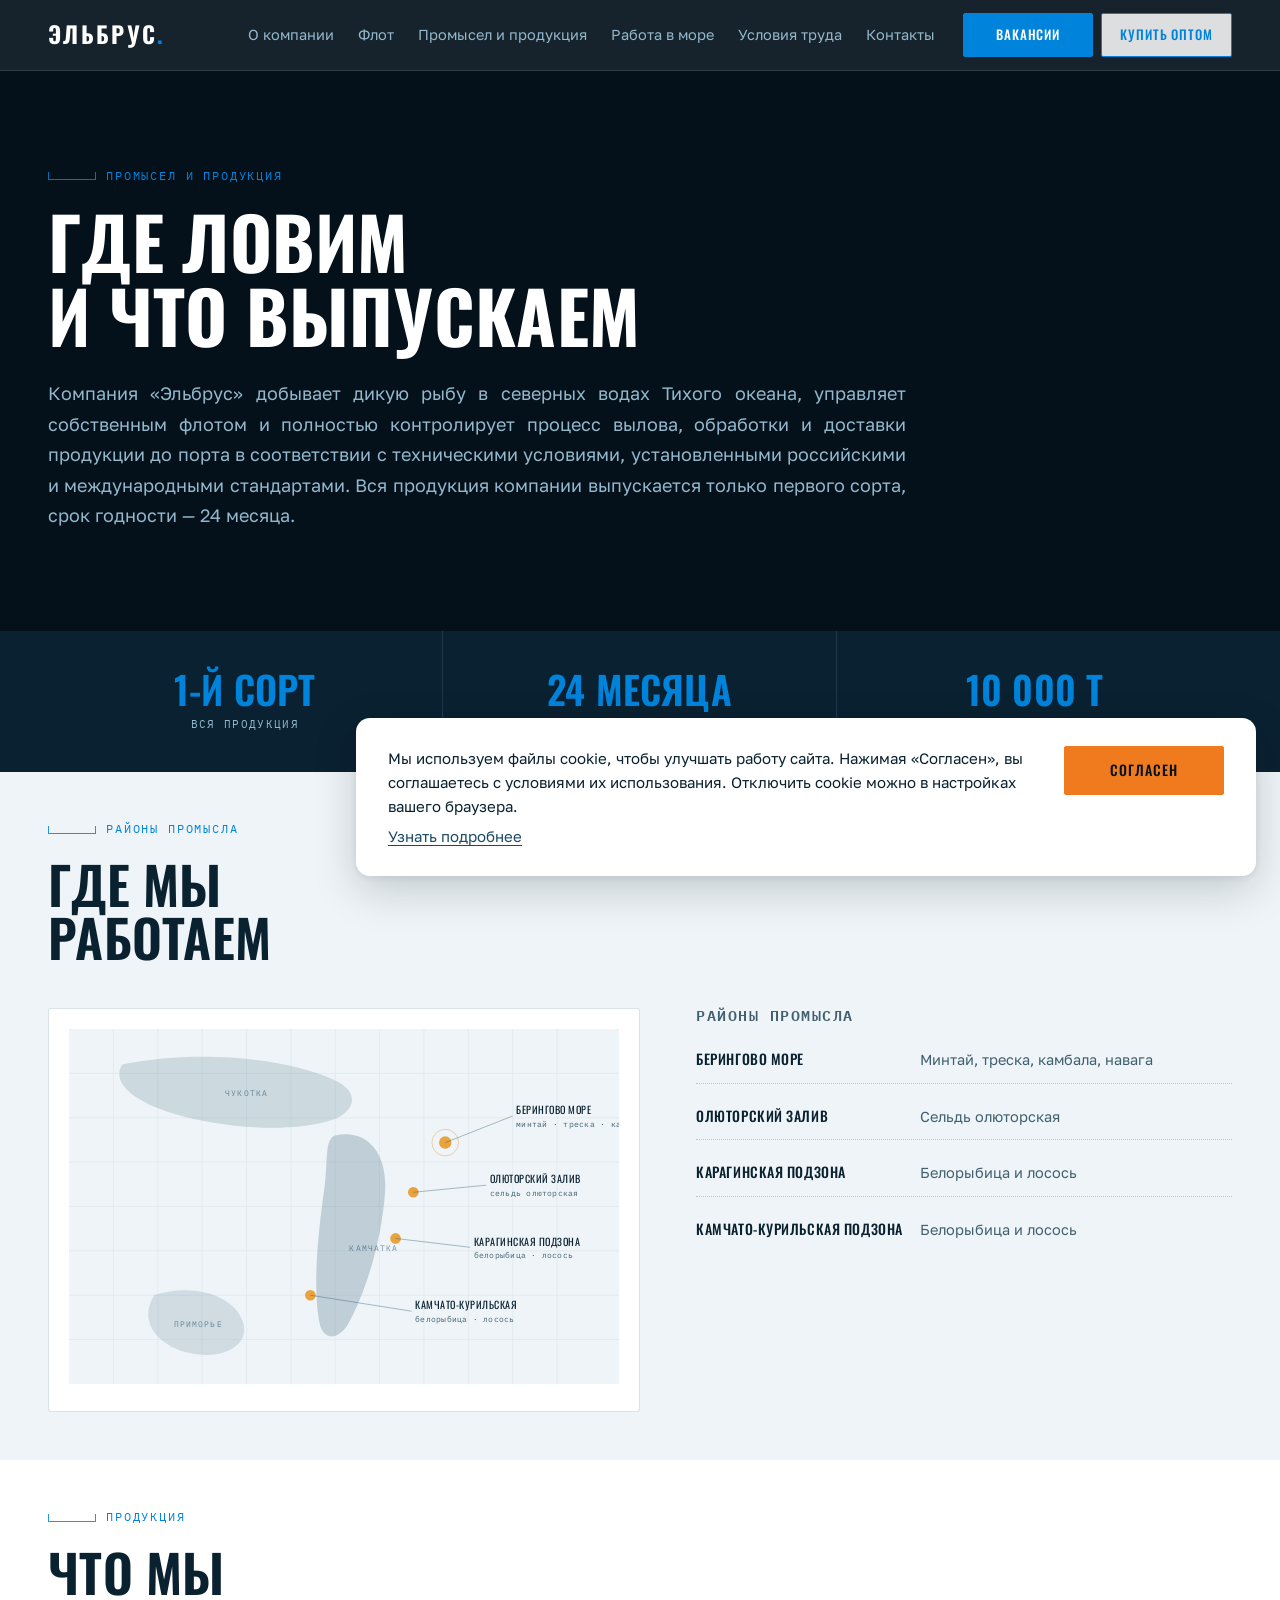
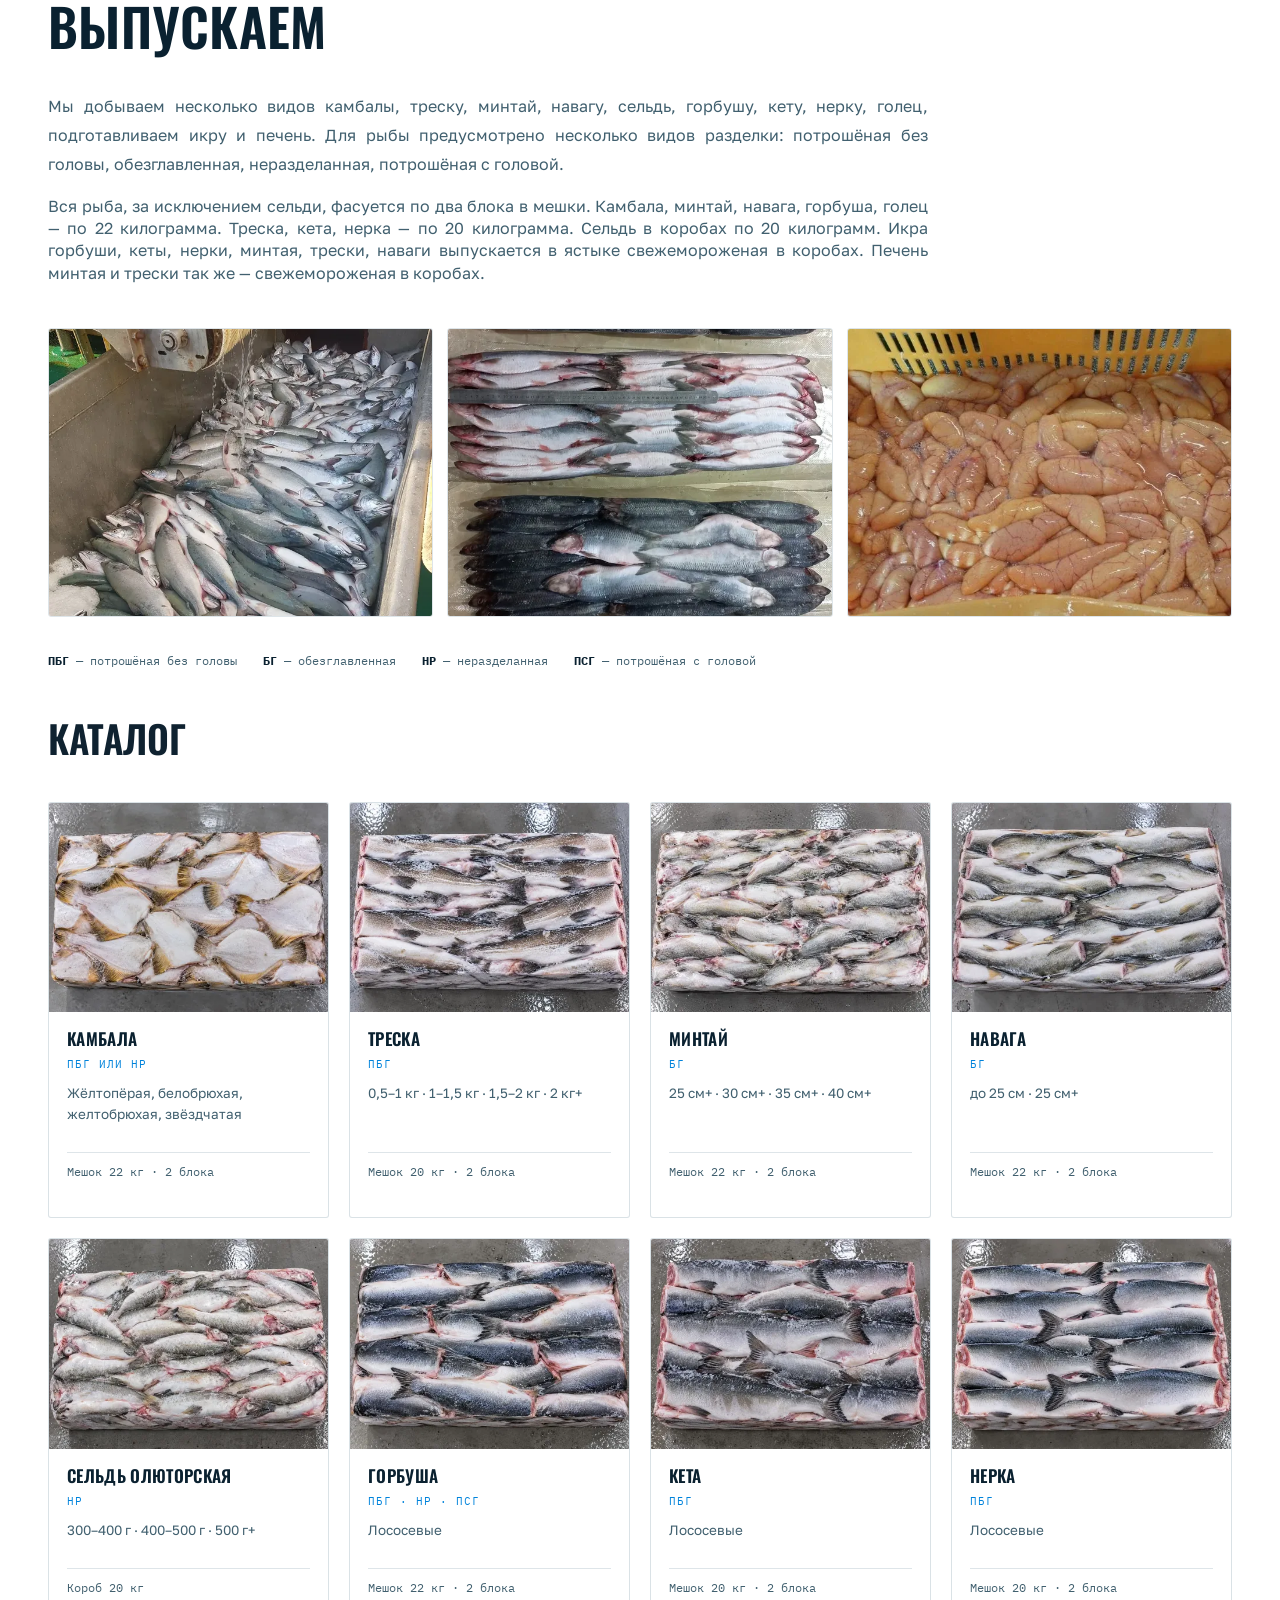
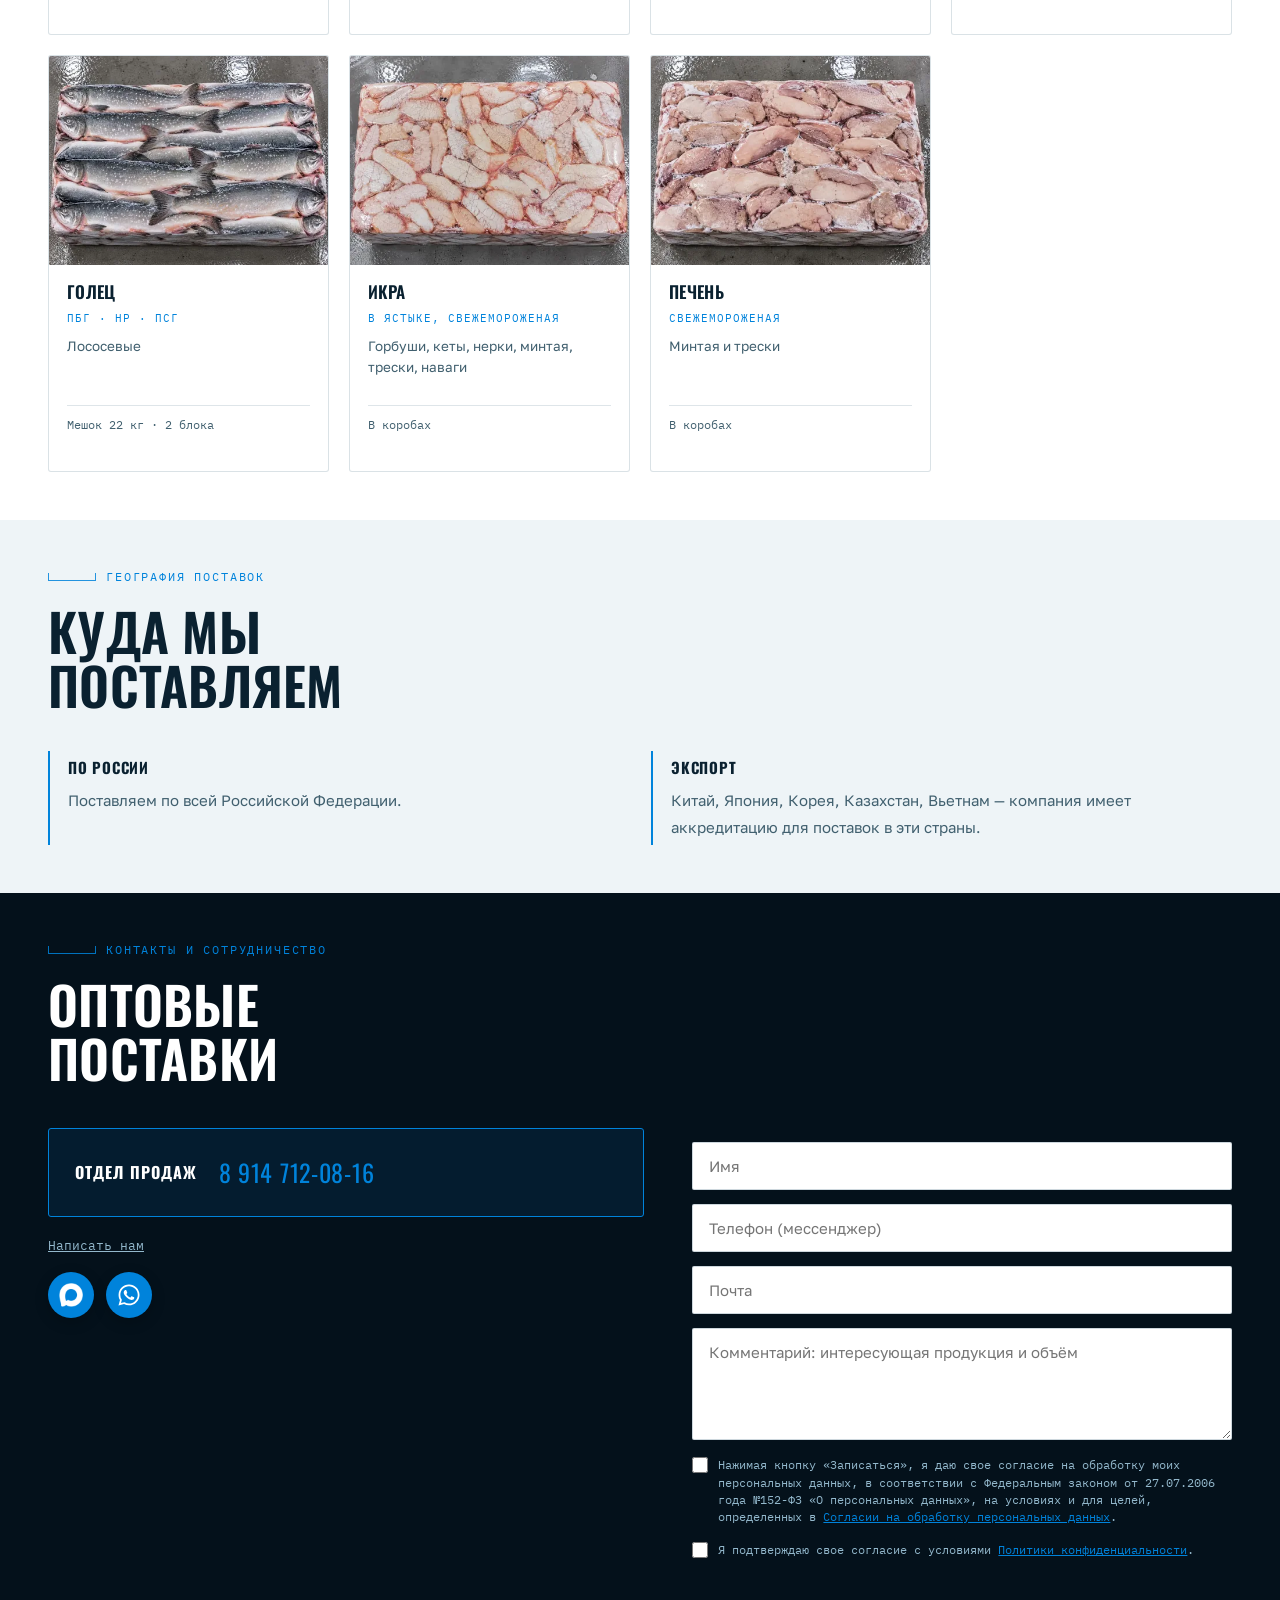
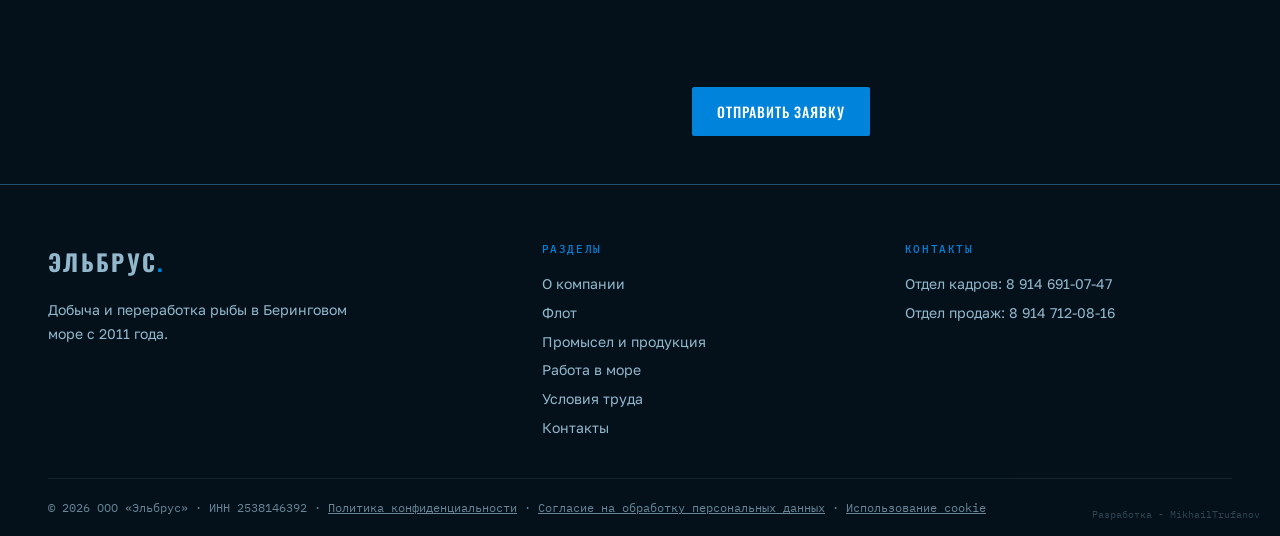
<file: Elbrus_production.html>
<!DOCTYPE html>
<html lang="ru">

<head>
  <meta charset="utf-8">
  <meta name="viewport" content="width=device-width, initial-scale=1">
  <script src="js/metrika.js" async></script>
  <title>ООО «Эльбрус» — Промысел и продукция</title>
  <link rel="icon" type="image/png" href="pics/favikon_black.png">
  <link rel="apple-touch-icon" href="pics/favikon_black.png">
  <meta name="description" content="Минтай, треска, камбала, навага, сельдь, горбуша, кета, нерка, голец, икра и печень от ООО «Эльбрус»: дикая рыба северных вод Тихого океана, заморозка на борту, только первый сорт, срок годности 24 месяца. Оптовые поставки.">
  <link rel="canonical" href="https://elbrus-fish.ru/Elbrus_production.html">
  <meta property="og:type" content="website">
  <meta property="og:site_name" content="ООО «Эльбрус»">
  <meta property="og:locale" content="ru_RU">
  <meta property="og:title" content="ООО «Эльбрус» — Промысел и продукция">
  <meta property="og:description" content="Минтай, треска, камбала, навага, сельдь, горбуша, кета, нерка, голец, икра и печень от ООО «Эльбрус»: дикая рыба северных вод Тихого океана, заморозка на борту, только первый сорт, срок годности 24 месяца. Оптовые поставки.">
  <meta property="og:url" content="https://elbrus-fish.ru/Elbrus_production.html">
  <meta property="og:image" content="https://elbrus-fish.ru/pics/og/elbrus-og.jpg">
  <meta property="og:image:width" content="1200">
  <meta property="og:image:height" content="630">
  <link rel="preconnect" href="https://fonts.googleapis.com">
  <link rel="preconnect" href="https://fonts.gstatic.com" crossorigin>
  <link
    href="https://fonts.googleapis.com/css2?family=Oswald:wght@400;500;600;700&family=Golos+Text:wght@400&family=IBM+Plex+Mono:wght@400;500&display=swap"
    rel="stylesheet">
  <style>
    :root {
      --abyss: #04111B;
      --hull: #0A2131;
      --steel: #1B4A66;
      --edge: #22506E;
      --foam: #93B8CC;
      --ice: #EEF4F7;
      --paper: #fff;
      --ink: #0A2130;
      --ink-soft: #41606F;
      --amber: #E8A33D;
      --amber-d: #C08028;
      --orange: #F07A1E;
      --orange-d: #D2650F;
      --blue: #0083DB;
      --display: 'Oswald', 'Arial Narrow', Impact, sans-serif;
      --body: 'Golos Text', 'Segoe UI', system-ui, -apple-system, Roboto, sans-serif;
      --mono: 'IBM Plex Mono', Consolas, ui-monospace, Menlo, monospace;
      --wrap: 1240px;
    }

    * {
      box-sizing: border-box
    }

    html {
      scroll-behavior: smooth
    }

    body {
      margin: 0;
      overflow-x: hidden;
      background: var(--paper);
      color: var(--ink);
      font-family: var(--body);
      font-size: 17px;
      line-height: 1.62;
      -webkit-font-smoothing: antialiased
    }

    img {
      max-width: 100%;
      height: auto;
      display: block
    }

    a {
      color: inherit
    }

    .wrap {
      max-width: var(--wrap);
      margin: 0 auto;
      padding: 0 28px
    }

    /* ---------- signature: dimension line eyebrow ---------- */
    .dim {
      display: flex;
      align-items: center;
      gap: 10px;
      font-family: var(--mono);
      font-size: 11.5px;
      letter-spacing: .16em;
      text-transform: uppercase;
      color: var(--blue);
      margin: 0 0 18px
    }

    .dim::before {
      content: "";
      width: 46px;
      height: 7px;
      border-left: 1px solid currentColor;
      border-right: 1px solid currentColor;
      border-bottom: 1px solid currentColor;
      opacity: .85;
      flex: none
    }

    .sec-dark .dim {
      color: var(--blue)
    }

    h1,
    h2,
    h3,
    .stat-v {
      font-family: var(--display);
      text-transform: uppercase;
      font-weight: 600;
      letter-spacing: .005em;
      line-height: 1.03;
      margin: 0
    }

    h2 {
      font-size: clamp(30px, 4.4vw, 52px)
    }

    h3 {
      font-size: 19px;
      letter-spacing: .02em
    }

    p {
      margin: 0 0 16px
    }

    .lead {
      font-size: 19px;
      color: var(--ink-soft);
      max-width: 62ch
    }

    .sec {
      padding: 48px 0
    }

    .sec-dark {
      background: var(--abyss);
      color: var(--ice)
    }

    .sec-dark h2,
    .sec-dark h3 {
      color: #fff
    }

    .sec-dark .lead {
      color: var(--foam)
    }

    .sec-ice {
      background: var(--ice)
    }

    /* ---------- header ---------- */
    .hdr {
      position: sticky;
      top: 0;
      z-index: 50;
      background: rgba(4, 17, 27, .92);
      backdrop-filter: blur(10px);
      border-bottom: 1px solid rgba(147, 184, 204, .16)
    }

    .hdr .wrap {
      display: flex;
      align-items: center;
      gap: 28px;
      height: 70px
    }

    .logo {
      font-family: var(--display);
      font-size: 23px;
      font-weight: 700;
      letter-spacing: .1em;
      color: #fff;
      text-decoration: none;
      white-space: nowrap
    }

    .logo span {
      color: var(--blue)
    }

    .nav {
      display: flex;
      gap: 24px;
      margin-left: auto;
      font-size: 14.5px
    }

    .nav a {
      color: var(--foam);
      text-decoration: none;
      transition: color .2s
    }

    .nav a:hover {
      color: #fff
    }

    .btn {
      display: inline-flex;
      align-items: center;
      justify-content: center;
      gap: 8px;
      font-family: var(--display);
      text-transform: uppercase;
      letter-spacing: .07em;
      font-size: 14px;
      font-weight: 500;
      padding: 13px 24px;
      border-radius: 2px;
      text-decoration: none;
      border: 1px solid transparent;
      cursor: pointer;
      transition: .2s
    }

    .btn-amber {
      background: var(--blue);
      color: #fff;
      border-color: var(--blue)
    }

    .btn-amber:hover {
      background: #0069B0;
      border-color: #0069B0
    }

    .btn-ghost {
      border-color: rgba(147, 184, 204, .45);
      color: var(--ice)
    }

    .btn-ghost:hover {
      border-color: var(--foam);
      background: rgba(147, 184, 204, .1)
    }

    .hdr .btn {
      padding: 10px 18px;
      font-size: 13px
    }

    .burger {
      display: none;
      margin-left: auto;
      background: none;
      border: 1px solid rgba(147, 184, 204, .4);
      color: var(--ice);
      border-radius: 2px;
      padding: 8px 12px;
      font-family: var(--mono);
      font-size: 12px
    }

    /* ---------- hero ---------- */
    .hero {
      position: relative;
      background: var(--abyss);
      color: #fff;
      overflow: hidden
    }

    .hero-media {
      position: absolute;
      inset: 0
    }

    .hero-media svg {
      width: 100%;
      height: 100%;
      opacity: .5
    }

    .hero-grad {
      position: absolute;
      inset: 0;
      background: linear-gradient(105deg, rgba(7, 26, 38, .97) 0%, rgba(7, 26, 38, .86) 46%, rgba(7, 26, 38, .5) 100%)
    }

    .hero-inner {
      position: relative;
      padding: 0 0 92px
    }

    .hero h1 {
      font-size: clamp(40px, 6.6vw, 82px);
      font-weight: 700;
      max-width: 16ch
    }

    .hero h1 em {
      font-style: normal;
      color: var(--amber)
    }

    .hero-sub {
      font-size: 19px;
      color: var(--foam);
      max-width: 56ch;
      margin: 26px 0 34px
    }

    .hero-cta {
      display: flex;
      gap: 14px;
      flex-wrap: wrap
    }

    .hero-note {
      font-family: var(--mono);
      font-size: 12px;
      color: var(--foam);
      margin-top: 20px;
      opacity: .75
    }

    /* video slot */
    .slot {
      border: 1px dashed rgba(147, 184, 204, .5);
      border-radius: 3px;
      background: rgba(147, 184, 204, .06);
      display: flex;
      flex-direction: column;
      align-items: center;
      justify-content: center;
      text-align: center;
      padding: 22px;
      gap: 6px;
      color: var(--foam)
    }

    .slot b {
      font-family: var(--display);
      text-transform: uppercase;
      letter-spacing: .09em;
      font-size: 13px;
      font-weight: 500;
      color: var(--foam)
    }

    .slot small {
      font-family: var(--mono);
      font-size: 10.5px;
      letter-spacing: .06em;
      opacity: .75
    }

    .slot-ice {
      border-color: rgba(27, 74, 102, .35);
      background: rgba(27, 74, 102, .05);
      color: var(--ink-soft)
    }

    .slot-ice b,
    .slot-ice small {
      color: var(--ink-soft)
    }

    .hero-slot {
      margin: 54px 0 0;
      height: 210px
    }

    .hero-facts {
      display: grid;
      grid-template-columns: repeat(4, 1fr);
      border-top: 1px solid rgba(147, 184, 204, .2);
      margin-top: 38px
    }

    .hero-facts div {
      padding: 20px 22px 30px;
      border-right: 1px solid rgba(147, 184, 204, .14);
      font-family: var(--mono);
      font-size: 12.5px;
      letter-spacing: .05em;
      color: var(--foam)
    }

    .hero-facts div:last-child {
      border-right: none
    }

    .hero-facts b {
      display: block;
      font-family: var(--display);
      font-size: 22px;
      color: #fff;
      letter-spacing: .03em;
      margin-bottom: 2px;
      font-weight: 500
    }

    /* ---------- trust bar ---------- */
    .trust {
      background: var(--hull);
      color: #fff
    }

    .trust .wrap {
      display: grid;
      grid-template-columns: minmax(0, 1fr) minmax(0, 1fr) minmax(0, 1fr) minmax(0, 1.65fr) minmax(0, 1fr)
    }

    .stat {
      padding: 38px 16px;
      border-right: 1px solid rgba(147, 184, 204, .16);
      text-align: center
    }

    .stat:last-child {
      border-right: none
    }

    .stat-v {
      font-size: clamp(30px, 3.0vw, 40px);
      color: var(--blue);
      font-weight: 600
    }

    .stat-v.nw {
      white-space: nowrap
    }

    .stat-l {
      font-family: var(--mono);
      font-size: 11px;
      letter-spacing: .12em;
      text-transform: uppercase;
      color: var(--foam);
      margin-top: 8px
    }

    /* ---------- generic grids ---------- */
    .two {
      display: grid;
      grid-template-columns: 1.05fr .95fr;
      gap: 56px;
      align-items: start
    }

    .cards {
      display: grid;
      gap: 22px;
      margin-top: 44px
    }

    .c4 {
      grid-template-columns: repeat(4, 1fr)
    }

    .c3 {
      grid-template-columns: repeat(3, 1fr)
    }

    .c2 {
      grid-template-columns: repeat(2, 1fr)
    }

    .hero-two {
      display: grid;
      grid-template-columns: minmax(0, 1.15fr) minmax(0, .85fr);
      gap: 48px;
      align-items: center;
      margin-top: 6px
    }

    .hero-photo {
      margin: 0;
      border-radius: 3px;
      overflow: hidden;
      border: 1px solid rgba(147, 184, 204, .25)
    }

    .hero-photo img {
      width: 100%;
      height: auto
    }

    .hero-reel {
      position: relative;
      width: 100%;
      max-width: calc((100vh - 94px) * 16 / 9);
      margin: 0 auto;
      background: #04121C;
      overflow: hidden
    }

    .hero-reel video {
      width: 100%;
      height: auto;
      display: block
    }

    .hero-scrim {
      position: absolute;
      left: 0;
      right: 0;
      top: 0;
      height: 62%;
      pointer-events: none;
      background: linear-gradient(180deg, rgba(255, 255, 255, .74) 0%, rgba(255, 255, 255, .62) 36%, rgba(255, 255, 255, .30) 70%, rgba(255, 255, 255, 0) 100%)
    }

    .fleet-hero {
      position: relative;
      width: 100%;
      overflow: hidden;
      margin: 0 0 6px
    }

    .fleet-hero img {
      width: 100%;
      display: block
    }

    .fleet-scrim {
      position: absolute;
      inset: 0;
      pointer-events: none;
      background: linear-gradient(180deg, rgba(255, 255, 255, .80) 0%, rgba(255, 255, 255, .62) 40%, rgba(255, 255, 255, .18) 74%, rgba(255, 255, 255, 0) 100%)
    }

    .fleet-ov {
      position: absolute;
      left: 0;
      right: 0;
      top: 0;
      padding: clamp(18px, 3vw, 44px) 0 0
    }

    .fleet-ov h2 {
      color: #0F2230
    }

    .fleet-ov .dim {
      color: var(--blue)
    }

    .fleet-ov .lead {
      color: #22384A
    }

    .hero-cta-under {
      display: flex;
      gap: 14px;
      justify-content: center;
      margin: 36px 0 0
    }

    .hero-shot {
      position: relative;
      margin: 0;
      border-radius: 3px;
      overflow: hidden;
      border: 1px solid rgba(147, 184, 204, .25)
    }

    .hero-shot img {
      width: 100%;
      display: block
    }

    .hero-ov {
      position: absolute;
      left: 0;
      right: 0;
      top: 0;
      padding: clamp(14px, 2.8vw, 38px) clamp(14px, 3vw, 48px) 0;
      text-align: center
    }

    .hero-ov h1 {
      color: #0F2230;
      white-space: nowrap;
      max-width: none;
      font-size: clamp(16px, 3.45vw, 50px)
    }

    .hero-ov h1 em {
      font-style: normal;
      color: var(--blue)
    }

    .hero-ov .hero-sub {
      color: #22384A;
      margin: clamp(7px, 1.2vw, 16px) auto clamp(11px, 1.7vw, 24px);
      max-width: 76ch;
      font-size: clamp(8.5px, 1.3vw, 19px);
      line-height: 1.5
    }

    .hero-ov .hero-cta {
      justify-content: center
    }

    .hero-ov .btn {
      padding: clamp(6px, .95vw, 13px) clamp(11px, 1.7vw, 24px);
      font-size: clamp(8.5px, 1.02vw, 14px)
    }

    .btn-light {
      background: rgba(255, 255, 255, .85);
      border-color: var(--blue);
      color: var(--blue)
    }

    .btn-light:hover {
      background: #fff
    }

    .dim.hero-div {
      color: var(--blue);
      margin: 30px 0
    }

    .hero-video {
      margin: 0;
      border-radius: 3px;
      overflow: hidden;
      border: 1px solid rgba(147, 184, 204, .25);
      background: #000
    }

    .hero-video video {
      width: 100%;
      height: auto;
      display: block
    }

    .about-photo {
      margin: 0;
      border-radius: 3px;
      overflow: hidden;
      border: 1px solid rgba(27, 74, 102, .16)
    }

    .about-photo img {
      width: 100%;
      height: auto
    }

    .card {
      border: 1px solid rgba(27, 74, 102, .16);
      border-radius: 3px;
      padding: 26px 22px;
      background: var(--paper)
    }

    .card h3 {
      margin-bottom: 10px
    }

    .card p {
      font-size: 15px;
      color: var(--ink-soft);
      margin: 0
    }

    .sec-dark .card {
      background: var(--hull);
      border-color: rgba(147, 184, 204, .16)
    }

    .sec-dark .card p {
      color: var(--foam)
    }

    .idx {
      font-family: var(--mono);
      font-size: 11px;
      color: var(--blue);
      letter-spacing: .14em;
      display: block;
      margin-bottom: 12px
    }

    /* ---------- fleet blueprints ---------- */
    .ship {
      background: var(--hull);
      border: 1px solid rgba(147, 184, 204, .18);
      border-radius: 3px;
      overflow: hidden
    }

    .ship-draw {
      padding: 8px !important;
      background:
        linear-gradient(rgba(147, 184, 204, .075) 1px, transparent 1px) 0 0/100% 22px,
        linear-gradient(90deg, rgba(147, 184, 204, .075) 1px, transparent 1px) 0 0/22px 100%,
        var(--abyss);
      padding: 12px
    }

    .ship-draw svg {
      width: 100%;
      height: auto;
      display: block
    }

    .blue {
      fill: none;
      stroke: var(--foam);
      stroke-width: 1.35;
      stroke-linejoin: round;
      stroke-linecap: round
    }

    .blue-a {
      fill: none;
      stroke: var(--amber);
      stroke-width: 1.35
    }

    .blue-t {
      fill: none;
      stroke: rgba(147, 184, 204, .5);
      stroke-width: .8
    }

    .wline {
      stroke: var(--amber);
      stroke-width: 1;
      stroke-dasharray: 7 5;
      opacity: .6
    }

    .sv-lbl {
      font-family: 'IBM Plex Mono', monospace;
      font-size: 8.5px;
      fill: rgba(147, 184, 204, .8);
      letter-spacing: .08em
    }

    .ship-body {
      padding: 16px 16px 18px
    }

    .ship-body h3 {
      color: #fff;
      font-size: 16px
    }

    .ship-role {
      font-family: var(--mono);
      font-size: 11px;
      letter-spacing: .1em;
      text-transform: uppercase;
      color: var(--blue);
      margin: 6px 0 14px
    }

    .spec {
      border-top: 1px solid rgba(147, 184, 204, .16);
      display: flex;
      justify-content: space-between;
      gap: 12px;
      padding: 8px 0;
      font-size: 13.5px
    }

    .spec dt {
      color: var(--foam);
      font-family: var(--mono);
      font-size: 11.5px;
      letter-spacing: .05em
    }

    .spec dd {
      margin: 0;
      color: #fff;
      text-align: right
    }

    .fleet-note {
      font-family: var(--mono);
      font-size: 11.5px;
      color: var(--foam);
      margin-top: 26px;
      opacity: .8;
      line-height: 1.6
    }

    /* ---------- catch map ---------- */
    .map-box {
      background: var(--paper);
      border: 1px solid rgba(27, 74, 102, .16);
      border-radius: 3px;
      padding: 20px
    }

    .map-box svg {
      width: 100%;
      height: auto
    }

    .zones {
      display: grid;
      gap: 10px;
      margin-top: 6px
    }

    .zone {
      display: flex;
      gap: 14px;
      align-items: baseline;
      border-bottom: 1px dotted rgba(27, 74, 102, .25);
      padding: 11px 0
    }

    .zone b {
      font-family: var(--display);
      text-transform: uppercase;
      font-size: 14px;
      letter-spacing: .04em;
      font-weight: 500;
      min-width: 210px
    }

    .zone span {
      font-size: 14.5px;
      color: var(--ink-soft)
    }

    /* ---------- products ---------- */
    .prods {
      display: grid;
      grid-template-columns: repeat(4, 1fr);
      gap: 20px;
      margin-top: 44px
    }

    .prod {
      border: 1px solid rgba(27, 74, 102, .16);
      border-radius: 3px;
      overflow: hidden;
      background: var(--paper);
      transition: .25s;
      display: flex;
      flex-direction: column
    }

    .prod:hover {
      transform: translateY(-3px);
      box-shadow: 0 12px 28px rgba(10, 33, 48, .13)
    }

    .prod img {
      aspect-ratio: 4/3;
      object-fit: cover;
      width: 100%
    }

    .prod-b {
      padding: 18px 18px 20px;
      display: flex;
      flex-direction: column;
      flex: 1
    }

    .prod h3 {
      font-size: 17px;
      margin-bottom: 9px
    }

    .prod-cut {
      font-family: var(--mono);
      font-size: 11px;
      letter-spacing: .09em;
      color: var(--blue);
      text-transform: uppercase;
      margin-bottom: 9px
    }

    .prod-r {
      font-size: 13.5px;
      color: var(--ink-soft);
      line-height: 1.5;
      flex: 1
    }

    .prod-pk {
      font-family: var(--mono);
      font-size: 11.5px;
      color: var(--ink-soft);
      border-top: 1px solid rgba(27, 74, 102, .14);
      margin-top: 12px;
      padding-top: 10px
    }

    .legend {
      display: flex;
      flex-wrap: wrap;
      gap: 8px 26px;
      margin-top: 30px;
      font-family: var(--mono);
      font-size: 12px;
      color: var(--ink-soft)
    }

    .legend b {
      color: var(--ink)
    }

    .geo {
      display: grid;
      grid-template-columns: 1fr 1fr;
      gap: 22px;
      margin-top: 44px
    }

    .geo-c {
      border-left: 2px solid var(--blue);
      padding: 4px 0 4px 18px
    }

    .geo-c b {
      font-family: var(--display);
      text-transform: uppercase;
      letter-spacing: .05em;
      font-size: 15px;
      display: block;
      margin-bottom: 6px
    }

    .geo-c span {
      color: var(--ink-soft);
      font-size: 15px
    }

    /* ---------- vacancies ---------- */
    .pay {
      display: flex;
      align-items: baseline;
      gap: 20px;
      flex-wrap: wrap;
      border-bottom: 1px solid rgba(147, 184, 204, .2);
      padding-bottom: 26px;
      margin-bottom: 8px
    }

    .pay-v {
      font-family: var(--display);
      font-size: clamp(46px, 8vw, 104px);
      font-weight: 700;
      color: var(--blue);
      line-height: .92;
      letter-spacing: -.01em
    }

    .pay-l {
      font-family: var(--mono);
      font-size: 12.5px;
      letter-spacing: .1em;
      text-transform: uppercase;
      color: var(--foam);
      max-width: 24ch;
      line-height: 1.7
    }

    .pay-note {
      font-family: var(--mono);
      font-size: 12px;
      color: var(--foam);
      opacity: .8;
      margin: 14px 0 0
    }

    .vac {
      display: flex;
      flex-direction: column;
      align-items: flex-start;
      gap: 10px;
      padding: 22px;
      border: 1px solid rgba(147, 184, 204, .18);
      border-radius: 3px;
      background: var(--hull)
    }

    .vac h3 {
      color: #fff;
      font-size: 17px
    }

    .vac-p {
      font-family: var(--mono);
      font-size: 13px;
      color: var(--blue);
      white-space: nowrap
    }

    .vac-p.tbd {
      color: var(--foam);
      opacity: .75
    }

    .vlist {
      display: grid;
      gap: 12px;
      margin-top: 36px
    }

    .vac .btn {
      margin-top: auto;
      align-self: flex-end
    }

    .after-grid {
      margin-top: 24px
    }

    .hr-box {
      display: flex;
      gap: 22px;
      align-items: center;
      flex-wrap: wrap;
      margin-top: 34px;
      padding: 24px 26px;
      border: 1px solid var(--blue);
      border-radius: 3px;
      background: rgba(0, 131, 219, .10)
    }

    .hr-box b {
      font-family: var(--display);
      text-transform: uppercase;
      letter-spacing: .06em;
      font-size: 16px;
      color: #fff
    }

    .hr-box a {
      font-family: var(--display);
      font-size: 24px;
      color: var(--blue);
      text-decoration: none;
      letter-spacing: .03em
    }

    /* ---------- contacts ---------- */
    .form {
      display: grid;
      gap: 14px
    }

    .form input,
    .form textarea {
      width: 100%;
      padding: 14px 16px;
      border: 1px solid rgba(27, 74, 102, .22);
      border-radius: 2px;
      font-family: var(--body);
      font-size: 15px;
      background: var(--paper);
      color: var(--ink)
    }

    .form textarea {
      min-height: 112px;
      resize: vertical
    }

    .form input:focus,
    .form textarea:focus {
      outline: 2px solid var(--blue);
      outline-offset: 1px;
      border-color: transparent
    }

    .req {
      font-family: var(--mono);
      font-size: 12.5px;
      color: var(--ink-soft);
      line-height: 1.9
    }

    .req b {
      color: var(--ink)
    }

    /* ---------- footer ---------- */
    .ftr {
      background: var(--abyss);
      color: var(--foam);
      padding: 56px 0 18px;
      font-size: 14px;
      position: relative
    }

    .ftr-g {
      display: grid;
      grid-template-columns: 1.4fr 1fr 1fr;
      gap: 36px
    }

    .ftr a {
      color: var(--foam);
      text-decoration: none;
      display: block;
      padding: 3px 0
    }

    .ftr a:hover {
      color: #fff
    }

    .ftr h4 {
      font-family: var(--mono);
      font-size: 11px;
      letter-spacing: .14em;
      text-transform: uppercase;
      color: var(--blue);
      margin: 0 0 12px;
      font-weight: 500
    }

    .ftr-btm {
      border-top: 1px solid rgba(147, 184, 204, .16);
      margin-top: 36px;
      padding-top: 20px;
      font-family: var(--mono);
      font-size: 11.5px;
      opacity: .7
    }

    .ftr-btm a {
      display: inline;
      padding: 0;
      text-decoration: underline
    }

    .ftr-credit {
      position: absolute;
      right: 20px;
      bottom: 10px;
      font-family: var(--mono);
      font-size: 10px;
      color: var(--foam);
      opacity: .3;
      text-decoration: none
    }

    .ftr-credit:hover {
      opacity: .6
    }

    /* ---------- reveal ---------- */
    .rv {
      opacity: 1;
      transform: none
    }

    .js-rv .rv {
      opacity: 0;
      transform: translateY(18px);
      transition: opacity .7s ease, transform .7s ease
    }

    .js-rv .rv.in {
      opacity: 1;
      transform: none
    }

    [id] {
      scroll-margin-top: 86px
    }

    /* ---------- responsive ---------- */
    @media(max-width:1040px) {
      .prods {
        grid-template-columns: repeat(2, 1fr)
      }

      .c2 {
        grid-template-columns: 1fr
      }

      .hero-two {
        grid-template-columns: 1fr;
        gap: 34px
      }

      .c4 {
        grid-template-columns: repeat(2, 1fr)
      }

      .trust .wrap {
        grid-template-columns: repeat(3, minmax(0, 1fr))
      }

      .stat-v.nw {
        white-space: normal
      }

      .stat:nth-child(3) {
        border-right: none
      }

      .two {
        grid-template-columns: 1fr;
        gap: 38px
      }

      .nav {
        display: none
      }

      .nav.is-open {
        display: flex;
        position: absolute;
        top: 100%;
        left: 0;
        right: 0;
        flex-direction: column;
        gap: 14px;
        background: #04111B;
        padding: 16px 20px;
        border-bottom: 1px solid rgba(147, 184, 204, .2)
      }

      .burger {
        display: block
      }

      .hdr .hdr-cta {
        display: none
      }

      .hdr .nav-cta {
        display: flex;
        gap: 10px;
        margin-top: 4px
      }
    }

    @media(max-width:720px) {
      body {
        font-size: 16px
      }

      .sec {
        padding: 32px 0
      }

      .wrap {
        padding: 0 20px
      }

      .hero-inner {
        padding: 22px 0 56px
      }

      .hero-scrim {
        display: none
      }

      .hero-cta-under {
        justify-content: flex-start;
        margin: 22px 0 0
      }

      .hero-ov {
        position: static;
        padding: 24px 20px 0;
        text-align: left
      }

      .hero-ov h1 {
        color: #fff;
        white-space: normal;
        font-size: clamp(27px, 7.8vw, 42px)
      }

      .hero-ov .hero-sub {
        color: var(--foam);
        font-size: 15.5px;
        max-width: none;
        margin: 14px 0 20px
      }

      .hero-ov .hero-cta {
        justify-content: flex-start
      }

      .hero-ov .btn {
        font-size: 13px;
        padding: 12px 20px
      }

      .hero h1 {
        font-size: clamp(29px, 8.2vw, 44px)
      }

      .hero-sub {
        font-size: 17px
      }

      .hero-facts {
        grid-template-columns: repeat(2, 1fr)
      }

      .hero-facts div {
        border-bottom: 1px solid rgba(147, 184, 204, .14)
      }

      .trust .wrap {
        grid-template-columns: repeat(2, minmax(0, 1fr))
      }

      .stat-v {
        font-size: clamp(22px, 6.6vw, 32px)
      }

      .stat {
        padding: 26px 16px;
        border-right: 1px solid rgba(147, 184, 204, .16)
      }

      .stat:nth-child(3) {
        border-right: 1px solid rgba(147, 184, 204, .16)
      }

      .prods,
      .c4,
      .c3,
      .c2,
      .geo {
        grid-template-columns: 1fr
      }

      .ftr-g {
        grid-template-columns: 1fr
      }

      .zone {
        flex-direction: column;
        gap: 4px
      }

      .zone b {
        min-width: 0
      }

      .hero-slot {
        height: 170px
      }

      .hdr .wrap {
        height: 56px
      }

      [id] {
        scroll-margin-top: 72px
      }
    }

    @media(prefers-reduced-motion:reduce) {
      * {
        animation: none !important;
        transition: none !important
      }

      .js-rv .rv {
        opacity: 1;
        transform: none
      }

      html {
        scroll-behavior: auto
      }
    }

    .page-hero {
      background: var(--abyss);
      color: #fff;
      padding: 96px 0 84px;
      position: relative
    }

    .page-hero .dim {
      color: var(--blue)
    }

    .page-hero h1 {
      font-size: clamp(38px, 6vw, 72px);
      font-weight: 700;
      max-width: 20ch
    }

    .ph-photo {
      margin: 0;
      border-radius: 3px;
      overflow: hidden;
      border: 1px solid rgba(27, 74, 102, .16)
    }

    .ph-photo img {
      width: 100%;
      height: 100%;
      object-fit: cover;
      display: block
    }

    .jt {
      text-align: justify;
      text-justify: inter-word
    }

    .prose {
      max-width: 70ch
    }

    .prose p {
      margin: 0 0 16px
    }

    .band {
      position: relative;
      width: 100%;
      overflow: hidden
    }

    .band img {
      width: 100%;
      display: block
    }

    .band-scrim {
      position: absolute;
      inset: 0;
      background: linear-gradient(90deg, rgba(4, 17, 27, .9) 0%, rgba(4, 17, 27, .55) 45%, rgba(4, 17, 27, .15) 100%), linear-gradient(180deg, rgba(4, 17, 27, .55), rgba(4, 17, 27, 0) 45%)
    }

    .band-ov {
      position: absolute;
      inset: 0
    }

    .band-ov .wrap {
      position: absolute;
      top: 50%;
      left: 0;
      right: 0;
      transform: translateY(-50%)
    }

    .band-ov .lead {
      color: var(--foam);
      max-width: 44ch
    }

    .band-ov h2 {
      color: #fff
    }

    .gallery {
      display: grid;
      grid-template-columns: repeat(3, 1fr);
      gap: 14px;
      margin-top: 44px
    }

    .gallery figure {
      margin: 0;
      border-radius: 3px;
      overflow: hidden;
      border: 1px solid rgba(27, 74, 102, .14);
      aspect-ratio: 4/3
    }

    .gallery img {
      width: 100%;
      height: 100%;
      object-fit: cover;
      display: block;
      transition: transform .4s
    }

    .gallery figure:hover img {
      transform: scale(1.04)
    }

    .chips {
      display: flex;
      flex-wrap: wrap;
      gap: 10px;
      margin-top: 8px
    }

    .chip {
      border: 1px solid rgba(27, 74, 102, .2);
      border-radius: 20px;
      padding: 8px 16px;
      font-size: 14px;
      background: #fff
    }

    .cph {
      aspect-ratio: 4/3;
      border-bottom: 1px dashed rgba(27, 74, 102, .25);
      background: repeating-linear-gradient(45deg, #eef1f4, #eef1f4 6px, #f8fafb 6px, #f8fafb 12px);
      display: flex;
      align-items: center;
      justify-content: center;
      color: #8a95a1;
      font-family: var(--mono);
      font-size: 11px;
      letter-spacing: .08em
    }

    .msgrs {
      display: flex;
      gap: 12px;
      margin-top: 14px
    }

    .msgr {
      width: 46px;
      height: 46px;
      border-radius: 50%;
      background: var(--blue);
      color: #fff;
      display: inline-flex;
      align-items: center;
      justify-content: center;
      text-decoration: none;
      transition: background .15s ease, transform .15s ease;
      box-shadow: 0 4px 14px rgba(0, 0, 0, .22)
    }

    .msgr:hover {
      background: #0069B0;
      transform: translateY(-2px)
    }

    .msgr svg {
      width: 24px;
      height: 24px;
      display: block
    }

    .msgr img {
      width: 24px;
      height: 24px;
      display: block;
      object-fit: contain;
      filter: brightness(0) invert(1)
    }

    .hdr-cta {
      display: flex;
      align-items: center;
      gap: 8px
    }

    .hdr-cta .btn {
      min-width: 130px
    }

    .nav-cta {
      display: none
    }

    .nav-cta a.btn-amber,
    .nav-cta a.btn-amber:hover {
      color: #fff
    }

    .nav-cta a.btn-light,
    .nav-cta a.btn-light:hover {
      color: var(--blue)
    }

    .prod-text {
      max-width: 80ch;
      margin-top: 40px
    }

    .prod-text p {
      margin: 0 0 12px;
      font-family: var(--body);
      font-size: 16px;
      line-height: 1.4;
      color: var(--ink-soft);
      text-align: justify;
      text-justify: inter-word
    }

    .prod-text p:first-of-type {
      line-height: 1.8;
      margin-bottom: 16px
    }

    .prod-text .num {
      font-size: inherit;
      line-height: inherit;
      font-family: inherit
    }

    .prod-text p:last-child {
      margin-bottom: 0
    }

    .cat-title {
      font-size: clamp(26px, 3.2vw, 38px);
      color: #0F2230;
      margin-top: 48px;
      margin-bottom: 0
    }

    .consent {
      display: flex;
      align-items: flex-start;
      gap: 10px;
      font-family: var(--mono);
      font-size: 11.5px;
      color: var(--foam);
      line-height: 1.5;
      cursor: pointer;
      margin-top: 2px
    }

    .consent input {
      width: 16px;
      height: 16px;
      flex: none;
      padding: 0;
      margin: 1px 0 0;
      border: 1px solid rgba(147, 184, 204, .6);
      border-radius: 2px;
      background: transparent;
      accent-color: var(--blue);
      cursor: pointer
    }

    .consent a {
      color: var(--blue);
      text-decoration: underline
    }

    .chip b {
      font-weight: 600
    }

    .pk-table {
      width: 100%;
      border-collapse: collapse;
      margin-top: 10px;
      font-size: 14.5px
    }

    .pk-table td {
      padding: 11px 4px;
      border-bottom: 1px solid rgba(27, 74, 102, .14)
    }

    .pk-table td:last-child {
      text-align: right;
      color: var(--ink-soft);
      font-family: var(--mono);
      font-size: 12.5px
    }

    .yt {
      aspect-ratio: 16/9;
      border-radius: 4px;
      border: 1px dashed rgba(147, 184, 204, .5);
      background: rgba(147, 184, 204, .06);
      display: flex;
      flex-direction: column;
      align-items: center;
      justify-content: center;
      text-align: center;
      gap: 8px;
      color: var(--foam)
    }

    .yt b {
      font-family: var(--display);
      text-transform: uppercase;
      letter-spacing: .08em;
      font-size: 15px;
      color: #fff
    }

    .yt small {
      font-family: var(--mono);
      font-size: 11px;
      opacity: .7
    }

    .yt .play {
      width: 64px;
      height: 64px;
      border-radius: 50%;
      border: 2px solid var(--blue);
      display: flex;
      align-items: center;
      justify-content: center
    }

    .yt .play::after {
      content: "";
      border-left: 18px solid var(--blue);
      border-top: 11px solid transparent;
      border-bottom: 11px solid transparent;
      margin-left: 5px
    }

    @media(max-width:900px) {
      .gallery {
        grid-template-columns: 1fr 1fr
      }
    }

    .trust.t3 .wrap {
      grid-template-columns: repeat(3, minmax(0, 1fr))
    }

    @media(max-width:600px) {
      .about-third {
        max-width: 100% !important
      }

      .trust.t3 .wrap {
        grid-template-columns: 1fr
      }

      .gallery {
        grid-template-columns: 1fr
      }

      .band-scrim {
        background: linear-gradient(180deg, rgba(4, 17, 27, .55), rgba(4, 17, 27, .75))
      }
    }

    /* .prod-text base rules are declared further down, so this override has to
       come last to win on source order. */
    @media(max-width:720px) {
      .prod-text p {
        text-align: left;
        text-justify: auto
      }

      .page-hero {
        padding-top: 32px
      }
    }
  </style>
</head>

<body>
<!-- Yandex.Metrika counter (noscript) -->
<noscript><div><img src="https://mc.yandex.ru/watch/113697021" style="position:absolute; left:-9999px;" alt="" /></div></noscript>
<!-- /Yandex.Metrika counter -->
  <header class="hdr">
    <div class="wrap">
      <a href="index.html" class="logo">ЭЛЬБРУС<span>.</span></a>
      <nav class="nav">
        <a href="Elbrus_o_kompanii.html">О компании</a>
        <a href="index.html#fleet">Флот</a>
        <a href="#catch">Промысел и продукция</a>
        <a href="Elbrus_work.html">Работа в море</a>
        <a href="Elbrus_work.html#life">Условия труда</a>
        <a href="#contacts">Контакты</a>
        <span class="nav-cta"><a href="Elbrus_work.html#vacancies" class="btn btn-amber">Вакансии</a><a href="#contacts"
            class="btn btn-light">Купить оптом</a></span>
      </nav>
      <span class="hdr-cta"><a href="Elbrus_work.html#vacancies" class="btn btn-amber">Вакансии</a><a href="#contacts"
          class="btn btn-light">Купить оптом</a></span>
      <button class="burger" aria-label="Меню">МЕНЮ</button>
    </div>
  </header>

  <section class="page-hero">
    <div class="wrap">
      <p class="dim">Промысел и продукция</p>
      <h1>Где ловим<br>и что выпускаем</h1>
      <div class="prose jt" style="max-width:78ch;margin-top:26px;color:var(--foam);font-size:18px;line-height:1.7">
        <p>Компания «Эльбрус» добывает дикую рыбу в северных водах Тихого океана, управляет собственным флотом и
          полностью контролирует процесс вылова, обработки и доставки продукции до порта в соответствии с техническими
          условиями, установленными российскими и международными стандартами. Вся продукция компании выпускается только
          первого сорта, срок годности — 24 месяца.</p>
      </div>
    </div>
  </section>


  <section class="trust t3">
    <div class="wrap">
      <div class="stat">
        <div class="stat-v">1-й сорт</div>
        <div class="stat-l">Вся продукция</div>
      </div>
      <div class="stat">
        <div class="stat-v">24&nbsp;месяца</div>
        <div class="stat-l">Срок годности</div>
      </div>
      <div class="stat">
        <div class="stat-v">10&nbsp;000&nbsp;т</div>
        <div class="stat-l">Продукции в год</div>
      </div>
    </div>
  </section>

  <section class="sec sec-ice" id="catch">
    <div class="wrap">
      <p class="dim">Районы промысла</p>
      <h2>Где мы<br>работаем</h2>
      <div class="two rv" style="margin-top:44px">
        <div class="map-box">
          <svg viewBox="0 0 620 400" role="img" aria-label="Схема районов промысла">
            <rect width="620" height="400" fill="#EEF4F7" />
            <g stroke="#1B4A66" opacity=".08" stroke-width=".7">
              <path d="M0,50 H620 M0,100 H620 M0,150 H620 M0,200 H620 M0,250 H620 M0,300 H620 M0,350 H620" />
              <path
                d="M50,0 V400 M100,0 V400 M150,0 V400 M200,0 V400 M250,0 V400 M300,0 V400 M350,0 V400 M400,0 V400 M450,0 V400 M500,0 V400 M550,0 V400" />
            </g>
            <!-- landmass: Чукотка / Камчатка stylized -->
            <path d="M60,40 C150,22 250,34 300,58 C330,72 322,96 292,104 C240,118 170,110 120,96 C78,84 46,62 60,40 Z"
              fill="#1B4A66" opacity=".16" />
            <path
              d="M300,120 C336,112 360,140 356,186 C352,238 336,292 316,330 C304,352 286,352 282,330 C274,286 282,220 288,178 C292,146 288,124 300,120 Z"
              fill="#1B4A66" opacity=".22" />
            <path d="M96,300 C140,286 186,300 196,330 C204,356 176,372 140,366 C104,360 76,332 96,300 Z" fill="#1B4A66"
              opacity=".14" />
            <text x="176" y="76" class="mp">ЧУКОТКА</text>
            <text x="316" y="250" class="mp">КАМЧАТКА</text>
            <text x="118" y="336" class="mp">ПРИМОРЬЕ</text>
            <!-- zone markers -->
            <g>
              <circle cx="424" cy="128" r="7" fill="#E8A33D" />
              <circle cx="424" cy="128" r="15" fill="none" stroke="#E8A33D" stroke-width="1" opacity=".5" />
              <line x1="424" y1="128" x2="500" y2="98" stroke="#1B4A66" stroke-width=".8" opacity=".5" />
              <text x="504" y="96" class="mz">БЕРИНГОВО МОРЕ</text>
              <text x="504" y="110" class="ms">минтай · треска · камбала · навага</text>
            </g>
            <g>
              <circle cx="388" cy="184" r="6" fill="#E8A33D" />
              <line x1="388" y1="184" x2="470" y2="176" stroke="#1B4A66" stroke-width=".8" opacity=".5" />
              <text x="474" y="174" class="mz">ОЛЮТОРСКИЙ ЗАЛИВ</text>
              <text x="474" y="188" class="ms">сельдь олюторская</text>
            </g>
            <g>
              <circle cx="368" cy="236" r="6" fill="#E8A33D" />
              <line x1="368" y1="236" x2="452" y2="246" stroke="#1B4A66" stroke-width=".8" opacity=".5" />
              <text x="456" y="244" class="mz">КАРАГИНСКАЯ ПОДЗОНА</text>
              <text x="456" y="258" class="ms">белорыбица · лосось</text>
            </g>
            <g>
              <circle cx="272" cy="300" r="6" fill="#E8A33D" />
              <line x1="272" y1="300" x2="386" y2="318" stroke="#1B4A66" stroke-width=".8" opacity=".5" />
              <text x="390" y="316" class="mz">КАМЧАТО-КУРИЛЬСКАЯ</text>
              <text x="390" y="330" class="ms">белорыбица · лосось</text>
            </g>
            <style>
              .mp {
                font-family: 'IBM Plex Mono', monospace;
                font-size: 9px;
                fill: #1B4A66;
                opacity: .6;
                letter-spacing: .14em
              }

              .mz {
                font-family: 'Oswald', sans-serif;
                font-size: 11.5px;
                fill: #0A2130;
                letter-spacing: .05em
              }

              .ms {
                font-family: 'IBM Plex Mono', monospace;
                font-size: 9px;
                fill: #41606F;
                letter-spacing: .03em
              }
            </style>
          </svg>
        </div>
        <div>
          <h3
            style="font-size:15px;letter-spacing:.1em;color:var(--ink-soft);font-family:var(--mono);text-transform:uppercase;margin-bottom:14px">
            Районы промысла</h3>
          <div class="zones">
            <div class="zone"><b>Берингово море</b><span>Минтай, треска, камбала, навага</span></div>
            <div class="zone"><b>Олюторский залив</b><span>Сельдь олюторская</span></div>
            <div class="zone"><b>Карагинская подзона</b><span>Белорыбица и лосось</span></div>
            <div class="zone" style="border-bottom:none"><b>Камчато-Курильская подзона</b><span>Белорыбица и
                лосось</span></div>
          </div>
        </div>
      </div>
    </div>
  </section>

  <section class="sec" id="production">
    <div class="wrap">
      <p class="dim">Продукция</p>
      <h2>Что мы<br>выпускаем</h2>
      <div class="prod-text">
        <p>Мы добываем несколько видов камбалы, треску, минтай, навагу, сельдь, горбушу, кету, нерку, голец,
          подготавливаем икру и печень. Для рыбы предусмотрено несколько видов разделки: потрошёная без головы,
          обезглавленная, неразделанная, потрошёная с головой.</p>
        <p>Вся рыба, за исключением сельди, фасуется по два блока в мешки. Камбала, минтай, навага, горбуша, голец — по
          <span class="num">22 килограмма</span>. Треска, кета, нерка — по <span class="num">20 килограмма</span>.
          Сельдь в коробах по <span class="num">20 килограмм</span>. Икра горбуши, кеты, нерки, минтая, трески, наваги
          выпускается в ястыке свежемороженая в коробах. Печень минтая и трески так же — свежемороженая в коробах.
        </p>
      </div>

      <div class="gallery rv">
        <figure><img src="pics/site-photos/fish-in-hold.webp" srcset="pics/site-photos/fish-in-hold-640.webp 640w, pics/site-photos/fish-in-hold.webp 1100w" sizes="(max-width: 720px) calc(100vw - 42px), (max-width: 1040px) 46vw, 384px" width="1100" height="825" alt="Улов рыбы на судне" loading="lazy"></figure>
        <figure><img src="pics/site-photos/herring-blocks.webp" srcset="pics/site-photos/herring-blocks-640.webp 640w, pics/site-photos/herring-blocks.webp 1000w" sizes="(max-width: 720px) calc(100vw - 42px), (max-width: 1040px) 46vw, 384px" width="1000" height="750" alt="Сельдь в блоках" loading="lazy"></figure>
        <figure><img src="pics/site-photos/roe-in-crate.webp" width="576" height="432" alt="Рыбная икра в ящике" loading="lazy"></figure>
      </div>

      <div class="legend" style="margin-top:34px">
        <span><b>ПБГ</b> — потрошёная без головы</span><span><b>БГ</b> — обезглавленная</span>
        <span><b>НР</b> — неразделанная</span><span><b>ПСГ</b> — потрошёная с головой</span>
      </div>

      <h2 class="cat-title">Каталог</h2>

      <div class="prods rv">
        <article class="prod"><img src="pics/products/production-kambala.webp" srcset="pics/products/production-kambala-480.webp 480w, pics/products/production-kambala-800.webp 800w, pics/products/production-kambala.webp 1200w" sizes="(max-width: 720px) calc(100vw - 42px), (max-width: 1040px) 46vw, 280px" width="1200" height="900" alt="Камбала" loading="lazy">
          <div class="prod-b">
            <h3>Камбала</h3>
            <p class="prod-cut">ПБГ или НР</p>
            <p class="prod-r">Жёлтопёрая, белобрюхая, желтобрюхая, звёздчатая</p>
            <p class="prod-pk">Мешок 22 кг · 2 блока</p>
          </div>
        </article>
        <article class="prod"><img src="pics/products/production-treska.webp" srcset="pics/products/production-treska-480.webp 480w, pics/products/production-treska-800.webp 800w, pics/products/production-treska.webp 1200w" sizes="(max-width: 720px) calc(100vw - 42px), (max-width: 1040px) 46vw, 280px" width="1200" height="900" alt="Треска" loading="lazy">
          <div class="prod-b">
            <h3>Треска</h3>
            <p class="prod-cut">ПБГ</p>
            <p class="prod-r">0,5–1 кг · 1–1,5 кг · 1,5–2 кг · 2 кг+</p>
            <p class="prod-pk">Мешок 20 кг · 2 блока</p>
          </div>
        </article>
        <article class="prod"><img src="pics/products/production-mintay.webp" srcset="pics/products/production-mintay-480.webp 480w, pics/products/production-mintay-800.webp 800w, pics/products/production-mintay.webp 1200w" sizes="(max-width: 720px) calc(100vw - 42px), (max-width: 1040px) 46vw, 280px" width="1200" height="900" alt="Минтай" loading="lazy">
          <div class="prod-b">
            <h3>Минтай</h3>
            <p class="prod-cut">БГ</p>
            <p class="prod-r">25 см+ · 30 см+ · 35 см+ · 40 см+</p>
            <p class="prod-pk">Мешок 22 кг · 2 блока</p>
          </div>
        </article>
        <article class="prod"><img src="pics/products/production-navaga.webp" srcset="pics/products/production-navaga-480.webp 480w, pics/products/production-navaga-800.webp 800w, pics/products/production-navaga.webp 1200w" sizes="(max-width: 720px) calc(100vw - 42px), (max-width: 1040px) 46vw, 280px" width="1200" height="900" alt="Навага" loading="lazy">
          <div class="prod-b">
            <h3>Навага</h3>
            <p class="prod-cut">БГ</p>
            <p class="prod-r">до 25 см · 25 см+</p>
            <p class="prod-pk">Мешок 22 кг · 2 блока</p>
          </div>
        </article>
        <article class="prod"><img src="pics/products/production-seld-olutorskaya.webp" srcset="pics/products/production-seld-olutorskaya-480.webp 480w, pics/products/production-seld-olutorskaya-800.webp 800w, pics/products/production-seld-olutorskaya.webp 1200w" sizes="(max-width: 720px) calc(100vw - 42px), (max-width: 1040px) 46vw, 280px" width="1200" height="900" alt="Сельдь олюторская" loading="lazy">
          <div class="prod-b">
            <h3>Сельдь олюторская</h3>
            <p class="prod-cut">НР</p>
            <p class="prod-r">300–400 г · 400–500 г · 500 г+</p>
            <p class="prod-pk">Короб 20 кг</p>
          </div>
        </article>
        <article class="prod"><img src="pics/products/production-gorbusha.webp" srcset="pics/products/production-gorbusha-480.webp 480w, pics/products/production-gorbusha-800.webp 800w, pics/products/production-gorbusha.webp 1200w" sizes="(max-width: 720px) calc(100vw - 42px), (max-width: 1040px) 46vw, 280px" width="1200" height="900" alt="Горбуша" loading="lazy">
          <div class="prod-b">
            <h3>Горбуша</h3>
            <p class="prod-cut">ПБГ · НР · ПСГ</p>
            <p class="prod-r">Лососевые</p>
            <p class="prod-pk">Мешок 22 кг · 2 блока</p>
          </div>
        </article>
        <article class="prod">
          <img src="pics/products/production-keta.webp" srcset="pics/products/production-keta-480.webp 480w, pics/products/production-keta-800.webp 800w, pics/products/production-keta.webp 1200w" sizes="(max-width: 720px) calc(100vw - 42px), (max-width: 1040px) 46vw, 280px" width="1200" height="900" alt="Кета" loading="lazy">
          <div class="prod-b">
            <h3>Кета</h3>
            <p class="prod-cut">ПБГ</p>
            <p class="prod-r">Лососевые</p>
            <p class="prod-pk">Мешок 20 кг · 2 блока</p>
          </div>
        </article>
        <article class="prod">
          <img src="pics/products/production-nerka.webp" srcset="pics/products/production-nerka-480.webp 480w, pics/products/production-nerka-800.webp 800w, pics/products/production-nerka.webp 1200w" sizes="(max-width: 720px) calc(100vw - 42px), (max-width: 1040px) 46vw, 280px" width="1200" height="900" alt="Нерка" loading="lazy">
          <div class="prod-b">
            <h3>Нерка</h3>
            <p class="prod-cut">ПБГ</p>
            <p class="prod-r">Лососевые</p>
            <p class="prod-pk">Мешок 20 кг · 2 блока</p>
          </div>
        </article>
        <article class="prod">
          <img src="pics/products/production-golets.webp" srcset="pics/products/production-golets-480.webp 480w, pics/products/production-golets-800.webp 800w, pics/products/production-golets.webp 1200w" sizes="(max-width: 720px) calc(100vw - 42px), (max-width: 1040px) 46vw, 280px" width="1200" height="900" alt="Голец" loading="lazy">
          <div class="prod-b">
            <h3>Голец</h3>
            <p class="prod-cut">ПБГ · НР · ПСГ</p>
            <p class="prod-r">Лососевые</p>
            <p class="prod-pk">Мешок 22 кг · 2 блока</p>
          </div>
        </article>
        <article class="prod"><img src="pics/products/production-ikra.webp" srcset="pics/products/production-ikra-480.webp 480w, pics/products/production-ikra-800.webp 800w, pics/products/production-ikra.webp 1200w" sizes="(max-width: 720px) calc(100vw - 42px), (max-width: 1040px) 46vw, 280px" width="1200" height="900" alt="Икра" loading="lazy">
          <div class="prod-b">
            <h3>Икра</h3>
            <p class="prod-cut">В ястыке, свежемороженая</p>
            <p class="prod-r">Горбуши, кеты, нерки, минтая, трески, наваги</p>
            <p class="prod-pk">В коробах</p>
          </div>
        </article>
        <article class="prod">
          <img src="pics/products/production-pechen.webp" srcset="pics/products/production-pechen-480.webp 480w, pics/products/production-pechen-800.webp 800w, pics/products/production-pechen.webp 1200w" sizes="(max-width: 720px) calc(100vw - 42px), (max-width: 1040px) 46vw, 280px" width="1200" height="900" alt="Печень" loading="lazy">
          <div class="prod-b">
            <h3>Печень</h3>
            <p class="prod-cut">Свежемороженая</p>
            <p class="prod-r">Минтая и трески</p>
            <p class="prod-pk">В коробах</p>
          </div>
        </article>
      </div>
    </div>
  </section>

  <section class="sec sec-ice">
    <div class="wrap">
      <p class="dim">География поставок</p>
      <h2>Куда мы<br>поставляем</h2>
      <div class="geo rv" style="margin-top:40px">
        <div class="geo-c"><b>По России</b><span>Поставляем по всей Российской Федерации.</span></div>
        <div class="geo-c"><b>Экспорт</b><span>Китай, Япония, Корея, Казахстан, Вьетнам — компания имеет аккредитацию
            для поставок в эти страны.</span></div>
      </div>
    </div>
  </section>

  <section class="sec sec-dark" id="contacts">
    <div class="wrap">
      <p class="dim">Контакты и сотрудничество</p>
      <h2>Оптовые<br>поставки</h2>
      <div class="two rv" style="margin-top:44px;gap:48px">
        <div>
          <div class="hr-box" style="margin-top:0"><b>Отдел продаж</b><a href="tel:+79147120816">8 914 712-08-16</a>
          </div>
          <p style="color:var(--foam);margin-top:18px;font-family:var(--mono);font-size:13px"><a
              href="mailto:Fish042011@mail.ru" style="color:var(--foam);text-decoration:underline">Написать нам</a></p>
          <div class="msgrs">
            <a class="msgr" href="https://max.ru/u/f9LHodD0cOJZoiw3vXbMJLRTbSyV14CMwtY31w-Tjgg4xxMLqUXHnYgu-gY"
              target="_blank" rel="noopener" aria-label="Написать в MAX" title="MAX">
              <img src="pics/icons/max-logo-72.png" alt="MAX" width="72" height="72" loading="lazy">
            </a>
            <a class="msgr" href="https://wa.me/79147120816" target="_blank" rel="noopener"
              aria-label="Написать в WhatsApp" title="WhatsApp"><svg viewBox="0 0 448 512" fill="currentColor">
                <path
                  d="M380.9 97.1C339 55.1 283.2 32 223.9 32c-122.4 0-222 99.6-222 222 0 39.1 10.2 77.3 29.6 111L0 480l117.7-30.9c32.4 17.7 68.9 27 106.1 27h.1c122.3 0 224.1-99.6 224.1-222 0-59.3-25.2-115-67.1-157zm-157 341.6c-33.2 0-65.7-8.9-94-25.7l-6.7-4-69.8 18.3L72 359.2l-4.4-7c-18.5-29.4-28.2-63.3-28.2-98.2 0-101.7 82.8-184.5 184.6-184.5 49.3 0 95.6 19.2 130.4 54.1 34.8 34.9 56.2 81.2 56.1 130.5 0 101.8-84.9 184.6-186.6 184.6zm101.2-138.2c-5.5-2.8-32.8-16.2-37.9-18-5.1-1.9-8.8-2.8-12.5 2.8-3.7 5.6-14.3 18-17.6 21.8-3.2 3.7-6.5 4.2-12 1.4-32.6-16.3-54-29.1-75.5-66-5.7-9.8 5.7-9.1 16.3-30.3 1.8-3.7.9-6.9-.5-9.7-1.4-2.8-12.5-30.1-17.1-41.2-4.5-10.8-9.1-9.3-12.5-9.5-3.2-.2-6.9-.2-10.6-.2-3.7 0-9.7 1.4-14.8 6.9-5.1 5.6-19.4 19-19.4 46.3 0 27.3 19.9 53.7 22.6 57.4 2.8 3.7 39.1 59.7 94.8 83.8 35.2 15.2 49 16.5 66.6 13.9 10.7-1.6 32.8-13.4 37.4-26.4 4.6-13 4.6-24.1 3.2-26.4-1.3-2.5-5-3.9-10.5-6.6z" />
              </svg></a>
          </div>
        </div>
        <form id="production-form" class="form" method="post" action="Ruslan_script/handler.php" data-ajax-form data-ok="Заявка успешно отправлена" data-err="Ошибка отправки заявки, попробуйте еще раз">
          <div id="production-form-result" class="result" role="status" aria-live="polite"></div>
          <input type="text" name="name" placeholder="Имя" aria-label="Имя" autocomplete="name" required>
          <input type="tel" name="phone" placeholder="Телефон (мессенджер)" aria-label="Телефон (мессенджер)" autocomplete="tel" required>
          <input type="email" name="email" placeholder="Почта" aria-label="Почта" autocomplete="email">
          <textarea name="comment" placeholder="Комментарий: интересующая продукция и объём" aria-label="Комментарий: интересующая продукция и объём"></textarea>
          <label class="consent"><input type="checkbox" name="agree-personal-data" value="1" required> <span>Нажимая
              кнопку «Записаться», я даю свое
              согласие на обработку моих персональных данных, в соответствии с Федеральным законом от 27.07.2006 года
              №152-ФЗ «О персональных данных», на условиях и для целей, определенных в <a
                href="#personal-data-consent">Согласии на обработку персональных данных</a>.</span></label>
          <label class="consent"><input type="checkbox" name="agree-privacy-policy" value="1" required> <span>Я
              подтверждаю свое согласие с условиями <a href="#privacy-policy">Политики
                конфиденциальности</a>.</span></label>
          <div style="height: 100px" id="production-captcha-container" class="js-captcha"
            data-sitekey="ysc1_xzbKjWpqDgeh2Xk5wItHhAvWceT098jtYH0waQwld44b038b"></div>
          <button type="submit" class="btn btn-amber" style="justify-self:start">Отправить заявку</button>
        </form>
      </div>
    </div>
  </section>

  <footer class="ftr" style="border-top:1px solid var(--edge)">
    <div class="wrap">
      <div class="ftr-g">
        <div>
          <a href="index.html" class="logo" style="display:inline-block;margin-bottom:14px">ЭЛЬБРУС<span>.</span></a>
          <p style="max-width:34ch;line-height:1.7">Добыча и переработка рыбы в Беринговом море с 2011 года.</p>
        </div>
        <div>
          <h4>Разделы</h4>
          <a href="Elbrus_o_kompanii.html">О компании</a><a href="index.html#fleet">Флот</a><a href="#catch">Промысел и
            продукция</a><a href="Elbrus_work.html">Работа в море</a><a href="Elbrus_work.html#life">Условия труда</a><a
            href="#contacts">Контакты</a>
        </div>
        <div>
          <h4>Контакты</h4>
          <a href="tel:+79146910747">Отдел кадров: 8 914 691-07-47</a>
          <a href="tel:+79147120816">Отдел продаж: 8 914 712-08-16</a>
        </div>
      </div>
      <div class="ftr-btm">© 2026 ООО «Эльбрус» · ИНН 2538146392 · <a href="#privacy-policy">Политика
          конфиденциальности</a> · <a href="#personal-data-consent">Согласие на обработку персональных данных</a> · <a href="#cookie-policy" data-ckc-open>Использование cookie</a></div>
      <a class="ftr-credit" href="https://mikhailtrufanov.ru" target="_blank" rel="noopener">Разработка - MikhailTrufanov</a>
    </div>
  </footer>
  <script>
    (function () {
      /* Reveal-on-scroll. The animation is opt-in: markup stays visible unless
         this script runs, and threshold 0 plus a bottom rootMargin makes the
         trigger independent of how tall the observed block is. */
      if (!('IntersectionObserver' in window)) return;
      document.documentElement.classList.add('js-rv');
      var io = new IntersectionObserver(function (es) {
        es.forEach(function (e) {
          if (!e.isIntersecting) return;
          e.target.classList.add('in');
          var p = e.target.querySelectorAll('.blue,.blue-a,.blue-t');
          p.forEach(function (el, i) {
            var L = 0; try { L = el.getTotalLength(); } catch (err) { return; }
            if (!L) return;
            el.style.strokeDasharray = L; el.style.strokeDashoffset = L;
            el.style.transition = 'stroke-dashoffset 1.1s ease ' + (i * 0.045) + 's';
            requestAnimationFrame(function () { el.style.strokeDashoffset = 0; });
          });
          io.unobserve(e.target);
        });
      }, { threshold: 0, rootMargin: '0px 0px -10% 0px' });
      document.querySelectorAll('.rv').forEach(function (el) { io.observe(el); });
    })();

    (function () {
      /* Mobile menu. All open-state styling lives in .nav.is-open, so nothing
         is left behind on the element after closing or resizing to desktop. */
      var b = document.querySelector('.burger'), n = document.querySelector('.nav');
      if (!b || !n) return;
      if (!n.id) n.id = 'main-nav';
      b.setAttribute('aria-controls', n.id);
      b.setAttribute('aria-expanded', 'false');
      function setOpen(open) {
        n.classList.toggle('is-open', open);
        b.setAttribute('aria-expanded', open ? 'true' : 'false');
      }
      b.addEventListener('click', function () {
        setOpen(!n.classList.contains('is-open'));
      });
      n.addEventListener('click', function (e) {
        if (e.target.closest('a')) setOpen(false);
      });
      document.addEventListener('keydown', function (e) {
        if (e.key === 'Escape' && n.classList.contains('is-open')) { setOpen(false); b.focus(); }
      });
      var mq = window.matchMedia('(min-width:1041px)');
      var onDesktop = function (e) { if (e.matches) setOpen(false); };
      if (mq.addEventListener) { mq.addEventListener('change', onDesktop); }
      else if (mq.addListener) { mq.addListener(onDesktop); }
    })();
  </script>
<!-- PDC-POPUP:START — попапы «Согласие на обработку ПД» и «Политика конфиденциальности» (одинаковые на всех страницах) -->
<style>.pdc-overlay{display:none}</style>
<link rel="stylesheet" href="css/site-common.css?v=20261015">
<div class="pdc-overlay" id="personal-data-consent-popup" data-pdc-hash="#personal-data-consent" aria-hidden="true">
  <div class="pdc-modal" role="dialog" aria-modal="true" aria-labelledby="pdc-title" tabindex="-1">
    <button type="button" class="pdc-close-x" data-pdc-close aria-label="Закрыть">
      <svg viewBox="0 0 24 24" fill="none" stroke="currentColor" stroke-width="2" stroke-linecap="round" aria-hidden="true"><path d="M5 5l14 14M19 5L5 19"/></svg>
    </button>
    <div class="pdc-doc pdc-doc--consent">
      <p class="pdc-center" id="pdc-title">СОГЛАСИЕ НА ОБРАБОТКУ ПЕРСОНАЛЬНЫХ ДАННЫХ</p>
      <p class="pdc-center">ДЛЯ ПОСЕТИТЕЛЕЙ САЙТА</p>
      <p class="pdc-empty"></p>
      <p>Настоящим я (далее по тексту – «Субъект ПД») подтверждаю, что предоставляю ООО «Эльбрус» (ОГРН 1112538003160; ИНН 2538146392; место нахождения692459, Приморский край, Ольгинский район, п. Моряк-Рыболов, ул. Советская, дом 22Е (далее – «Оператор») согласие на обработку всех предоставляемых Мной персональных данных, в том числе:</p>
      <p>- фамилии; имени; отчества; пола; e-mail; номера телефона и иных данных, размещаемых Субъектом ПД в форме на странице сайта <a href="https://elbrus-fish.ru" target="_blank" rel="noopener">https://elbrus-fish.ru</a> (далее –«Сайт Оператора»), необходимых для получения информации о вакансиях компании, а также пользовательские данные и файлы «cookie» (url и заголовок страницы; реферер страницы; сведения о местоположении и часовом поясе; тип и версия операционной системы; тип и версия браузера; тип устройства и разрешение его экрана; источник, откуда пользователь был перенаправлен на сайт - с какого сайта или по какой рекламе; язык операционной системы и браузера; какие страницы открывает и на какие кнопки нажимает пользователь, сведения об IP-адресах пользователя); сведения о почтовом клиенте; сведения об используемом браузере; сведения о переходах по ссылкам в электронных письмах; сведения о месторасположении; сведения об IP-адресах пользователя, с которых пользователь открывает электронное письмо.</p>
      <p>1. Субъект ПД соглашается с тем, что Оператор будет обрабатывать персональные данные Субъекта ПД в течение 5 лет, если больший срок не потребуется для достижения следующих целей обработки:</p>
      <p>• обеспечение соблюдения законодательства Российской Федерации;</p>
      <p>• получения информации о вакансиях компании с целью трудоустройства и уточнения деталей вакансий Оператора;</p>
      <p>2. Субъект ПД соглашается с тем, что Оператор будет совершать следующие действия с данными Субъекта ПД: сбор, запись, систематизация, накопление, хранение, уточнение, извлечение, использование, передача (распространение, предоставление, доступ), обезличивание, блокирование, удаление, уничтожение персональных данных, осуществляемые как с использованием средств автоматизации, так и без использования средств автоматизации.</p>
      <p>3. Политика обработки персональных данных размещена на Сайте Оператора (раздел «Политика конфиденциальности» в нижней части сайта - подвале), посредством которого Субъект ПД взаимодействует с оператором сайта, по любым интересующим его вопросам.</p>
      <p>4. Субъект ПД уведомлен, о том, что на Сайте оператора установлено программное средство «Яндекс.Метрика», «Yandex SmartCaptcha», «Rutube» использование функционала которых позволяет определить уникального посетителя сайта, формировать сведения о его предпочтениях и поведении на сайте.</p>
      <p>Для целей анализа пользовательской активности могут собираться: пользовательские данные и файлы «cookie» (url и заголовок страницы; реферер страницы; сведения о местоположении и часовом поясе; тип и версия операционной системы; тип и версия браузера; тип устройства и разрешение его экрана; источник, откуда пользователь был перенаправлен на сайт - с какого сайта или по какой рекламе; язык операционной системы и браузера; какие страницы открывает и на какие кнопки нажимает пользователь, сведения об IP-адресах пользователя); сведения о почтовом клиенте; сведения об используемом браузере; сведения о переходах по ссылкам в электронных письмах; сведения о месторасположении; сведения об IP-адресах пользователя, с которых пользователь открывает электронное письмо.</p>
      <p>Субъект ПД вправе ознакомиться с политикой оператора в отношении персональных данных и иными правовыми документами сервисов по ссылка <a href="https://yandex.ru/legal" target="_blank" rel="noopener">https://yandex.ru/legal</a>, <a href="https://rutube.ru/info/privacy/" target="_blank" rel="noopener">https://rutube.ru/info/privacy/</a>.</p>
      <p>5. Цель обработки персональных данных: предоставление полной информации о вакансиях и трудоустройство, предоставление обратной связи, а также анализ пользовательской активности с помощью сервиса «Яндекс.Метрика».</p>
      <p>6. Настоящее согласие считается подтвержденным/предоставленным Субъектом ПД с момента проставления символа «V» (галочки) в соответствующем поле страницы Сайта Оператора в знак предоставления согласия на обработку персональных данных и нажатия интерактивной кнопки «Отправить» и/или «Отправить» отклик и/или «Отправить заявку» на вышеуказанном сайте.</p>
      <p>7. Настоящее согласие действует до истечения срока обработки или дня отзыва, путем направления заявления Оператору, в соответствии с требованиями законодательства Российской Федерации.</p>
      <p>8. Настоящее согласие считается согласованным Субъектом ПД в момент отправки своих персональных данных с использованием Сайта (программного обеспечения, интерфейса и иных компонентов Сайта) посредством действий указанных в п. 6 настоящего Согласия: проставления «галочек» и нажатия активной кнопки «Отправить» и/или «Отправить» отклик и/или «Отправить заявку».</p>
      <p>9. Оператор осуществляет хранение электронных документов, которые были созданы, переданы или приняты в процессе использования Системы Сайта.</p>
      <p>НЕ ОТПРАВЛЯЙТЕ ДАННЫЕ И НЕ ИСПОЛЬЗУЙТЕ САЙТ ОПЕРАТОРА, ЕСЛИ ВЫ НЕ СОГЛАСНЫ С НАСТОЯЩИМ СОГЛАСИЕМ НА ОБРАБОТКУ ПЕРСОНАЛЬНЫХ ДАННЫХ СОИСКАТЕЛЯ ПОЛНОСТЬЮ ИЛИ ЧАСТИЧНО.</p>
      <p>Если у Вас возникнут какие-либо вопросы, пожалуйста, направляйте их по адресу электронной почты: <a href="mailto:Fish042011@mail.ru">Fish042011@mail.ru</a>, либо письмом на указанный выше адрес с указанием соответствующей темы.</p>
    </div>
    <div class="pdc-actions">
      <button type="button" class="pdc-close-btn" data-pdc-close>Закрыть</button>
    </div>
  </div>
</div>
<div class="pdc-overlay" id="privacy-policy-popup" data-pdc-hash="#privacy-policy" aria-hidden="true">
  <div class="pdc-modal" role="dialog" aria-modal="true" aria-labelledby="pp-title" tabindex="-1">
    <button type="button" class="pdc-close-x" data-pdc-close aria-label="Закрыть">
      <svg viewBox="0 0 24 24" fill="none" stroke="currentColor" stroke-width="2" stroke-linecap="round" aria-hidden="true"><path d="M5 5l14 14M19 5L5 19"/></svg>
    </button>
    <div class="pdc-doc pdc-doc--policy">
      <p id="pp-title" class="pp-c pp-b">ПОЛОЖЕНИЕ ОБ ОБРАБОТКЕ ПЕРСОНАЛЬНЫХ ДАННЫХ</p>
      <p>&nbsp;</p>
      <p class="pp-c pp-b">1. Общие положения</p>
      <p>1.1. Настоящее Положение об обработке персональных данных (далее – Положение) разработано в соответствии с Федеральным законом от 27.07.2006 № 152-ФЗ «О персональных данных» (далее – Закон о персональных данных), Трудовым кодексом Российской Федерации (далее – ТК РФ), Гражданским кодексом Российской Федерации, постановлениями Правительства Российской Федерации и иными нормативными правовыми актами в области персональных данных, а также на основании Политики Оператора в отношении обработки персональных данных.</p>
      <p>1.2. Настоящее Положение устанавливает порядок и условия обработки персональных данных работников и иных субъектов персональных данных оператором – ООО «Эльбрус» (ОГРН 1112538003160, ИНН 2538146392), местонахождение: 692459, Приморский край, Ольгинский район, п. Моряк-Рыболов, ул. Советская, дом 22Е (далее – Оператор), определяет категории обрабатываемых персональных данных, цели, способы и сроки обработки, порядок хранения, передачи, уничтожения персональных данных, права субъектов персональных данных, а также процедуры, направленные на предотвращение и выявление нарушений законодательства Российской Федерации в области персональных данных, в том числе при размещении видеозаписей с участием работников на сайте Оператора в сети Интернет и в официальных аккаунтах Оператора в социальных сетях (далее – видеозаписей).</p>
      <p>1.3. Действие настоящего Положения распространяется на всех работников Оператора, имеющих доступ к персональным данным, в том числе участвующих в съёмке, монтаже, размещении, хранении и удалении видеозаписей, являющихся субъектами персональных данных либо участвующих в обработке персональных данных в связи с исполнением трудовых обязанностей.</p>
      <p>1.4. Обработка персональных данных осуществляется Оператором только при наличии правовых оснований, предусмотренных Законом о персональных данных, ТК РФ, иными федеральными законами, а для обработки персональных данных работников в целях размещения видеозаписей – исключительно при наличии отдельного письменного согласия работника на обработку, распространение персональных данных и использование изображения (далее – Согласие).</p>
      <p class="pp-c pp-b">2. Категории субъектов персональных данных</p>
      <p>2.1. Оператор обрабатывает персональные данные следующих категорий субъектов:</p>
      <p>а) работники Оператора, состоящие с ним в трудовых отношениях;</p>
      <p>б) бывшие работники Оператора (в пределах, необходимых для исполнения требований законодательства);</p>
      <p>в) кандидаты на замещение вакантных должностей;</p>
      <p>г) посетителей официального сайта Оператора <a href="https://elbrus-fish.ru" target="_blank" rel="noopener">https://elbrus-fish.ru</a> ;</p>
      <p>д) иные субъекты, персональные данные которых обрабатываются Оператором в связи с осуществлением его деятельности.</p>
      <p>2.2. В целях размещения видеозаписей и/или фотографий обрабатываются персональные данные только тех работников, которые дали Согласие и принимают участие в видеозаписи, фотографии; обработка персональных данных иных лиц, случайно попавших в кадр (посетителей, контрагентов, иных работников), не допускается, за исключением случаев, предусмотренных законодательством (например, съёмка в местах, открытых для свободного посещения, при условии, что изображение таких лиц не является основным объектом использования).</p>
      <p>&nbsp;</p>
      <p class="pp-c pp-b">3. Цели обработки персональных данных</p>
      <p>3.1. Обработка персональных данных осуществляется в целях:</p>
      <p>а) регулирования трудовых отношений с работниками (ведение кадрового делопроизводства, учёт рабочего времени, начисление оплаты труда, предоставление гарантий и компенсаций, обязательное социальное страхование, соблюдение требований налогового, пенсионного и иного законодательства);</p>
      <p>б) исполнения требований законодательства Российской Федерации;</p>
      <p>в) обеспечения безопасности и контроля доступа в помещения Оператора;<br>г) осуществления деятельности, предусмотренной уставом (Положением) Оператора;</p>
      <p>д) размещения видеозаписей с участием работников на сайте Оператора и в официальных аккаунтах Оператора в социальных сетях в целях информирования о деятельности Оператора, формирования его имиджа, рекламы и маркетинга, сохранения и популяризации корпоративных мероприятий (далее – цель размещения видеозаписей);</p>
      <p>е) информация, необходимая Оператору для получения предварительной информации о желании рассмотреть открытые вакансии Оператора, формирования индивидуального коммерческого предложения, предоставления обратной связи посетителям сайта, а также анализа пользовательской активности сайта с помощью сервиса «Яндекс.Метрика», «Yandex SmartCaptcha», «Rutube» и передачи данных им о поведении пользователя и использование сервисов.</p>
      <p>Для целей анализа пользовательской активности могут собираться: пользовательские данные и файлы «cookie» (url и заголовок страницы; реферер страницы; сведения о местоположении и часовом поясе; тип и версия операционной системы; тип и версия браузера; тип устройства и разрешение его экрана; источник, откуда пользователь был перенаправлен на сайт - с какого сайта или по какой рекламе; язык операционной системы и браузера; какие страницы открывает и на какие кнопки нажимает пользователь, сведения об IP-адресах пользователя); сведения о почтовом клиенте; сведения об используемом браузере; сведения о переходах по ссылкам в электронных письмах; сведения о месторасположении; сведения об IP-адресах пользователя, с которых пользователь открывает электронное письмо.</p>
      <p>Субъект ПД вправе ознакомиться с политикой оператора в отношении персональных данных и иными правовыми документами сервисов по ссылка <a href="https://yandex.ru/legal" target="_blank" rel="noopener">https://yandex.ru/legal</a>, <a href="https://rutube.ru/info/privacy/" target="_blank" rel="noopener">https://rutube.ru/info/privacy/</a>.</p>
      <p>&nbsp;</p>
      <p class="pp-c pp-b">4. Объем обрабатываемых персональных данных</p>
      <p>4.1. Для цели регулирования трудовых отношений обрабатываются персональные данные, предусмотренные трудовым законодательством и необходимыми для исполнения обязанностей работодателя: фамилия, имя, отчество, дата и место рождения, сведения о документе, удостоверяющем личность, адрес места жительства, ИНН, СНИЛС, сведения об образовании и квалификации, сведения о трудовой деятельности и занимаемой должности, сведения о доходах и налоговых вычетах, иные сведения, необходимые для исполнения требований законодательства.</p>
      <p>4.2. Для цели размещения видеозаписей и фотографий обрабатываются следующие персональные данные работников: фамилия, имя, отчество, занимаемая должность, видеоизображение и/или фотоизображение (в том числе изображение лица), голос, иные сведения, содержащиеся в видеозаписи и непосредственно связанные с участием работника в мероприятии или деятельности Оператора Сбор и обработка сведений о частной жизни, состоянии здоровья, семейном положении, политических и религиозных убеждениях, а равно иных специальных категорий персональных данных для указанной цели не допускаются, если такие сведения не являются необходимыми составной частью видеозаписи и прямо не вытекают из цели обработки.</p>
      <p>4.3. Обработка персональных данных должна ограничиваться достижением конкретных, заранее определённых и законных целей выполняться в объёме, необходимом и достаточном для их достижения, и не допускать избыточности.</p>
      <p>&nbsp;</p>
      <p class="pp-c pp-b">5. Правовые основания обработки персональных данных</p>
      <p>5.1. Правовыми основаниями обработки персональных данных являются: Конституция Российской Федерации, ТК РФ, Закон о персональных данных, Гражданский кодекс Российской Федерации (в части охраны изображения гражданина – статья 152.1), трудовые договоры с работниками, согласия субъектов персональных данных, устав (Положение) Оператора, иные федеральные законы и нормативные правовые акты, регулирующие отношения в области персональных данных.</p>
      <p>5.2. Обработка персональных данных работников в цели размещения видеозаписей осуществляется исключительно на основании Согласия, оформленного в письменной форме отдельно от иных документов, подписываемых работником в связи с трудовыми отношениями, Согласие должно быть конкретным, предметным, информированным, сознательным и однозначным и содержать сведения, предусмотренные статьёй 9 Закона о персональных данных: фамилию, имя, отчество и адрес работника, реквизиты документа, удостоверяющего личность, наименование и адрес Оператора, цель обработки, перечень персональных данных, на обработку которых даётся согласие, перечень действий с персональными данными, на совершение которых даётся согласие, и общее описание используемых способов обработки, срок, в течение которого действует Согласие, а также способ его отзыва, подпись работника.</p>
      <p>5.3. Согласие на распространение персональных данных, разрешённых для распространения, оформляется отдельно от иных согласий работника на обработку персональных данных в соответствии со статьёй 10.1 Закона о персональных данных Молчание или бездействие работника ни при каких обстоятельствах не может считаться согласием на обработку персональных данных, разрешённых для распространения Субъект персональных данных вправе установить запреты на передачу (кроме предоставления доступа) этих персональных данных неограниченному кругу лиц, а также запреты на обработку или условия обработки (кроме получения доступа) неограниченным кругом лиц, отказ Оператора в установлении таких запретов и условий не допускается.</p>
      <p>5.4. В случае если из Согласия не следует, что работник согласился на распространение персональных данных, такие данные обрабатываются Оператором без права распространения, если не следует, что работник не установил запреты и условия, такие данные обрабатываются Оператором без передачи (распространения, предоставления, доступа) и возможности осуществления иных действий с персональными данными неограниченному кругу лиц.</p>
      <p>&nbsp;</p>
      <p class="pp-c pp-b">6. Условия и порядок обработки персональных данных при размещении видеозаписей и фотографий</p>
      <p>6.1. Съёмка видеозаписей и/или фотография с участием работников осуществляется уполномоченными работниками Оператора (либо привлечёнными лицами на основании договора) в ходе мероприятий, проводимых Оператором (корпоративных праздников, конференций, деловых встреч, иных публичных мероприятий), а также в рабочей обстановке – только при условии предварительного уведомления работников о проведении съёмки и наличия Согласия соответствующих работников.</p>
      <p>6.2. Перед проведением съёмки уполномоченное лицо обязано: уточнить перечень работников, давших Согласие, проинструктировать съёмочную группу о недопустимости сбора сведений о частной жизни и съёмки лиц, не давших Согласие (за исключением случаев, предусмотренных законом), обеспечить, чтобы изображение работников, отказавшихся от съёмки, не являлось основным объектом видеозаписи либо было исключено при монтаже.</p>
      <p>6.3. Монтаж и подготовка видеозаписи к публикации осуществляются уполномоченным работником, при этом подлежат исключению фрагменты, содержащие: сведения о частной жизни работников и третьих лиц, не относящиеся к цели обработки, изображения лиц, не давших Согласие (в тех случаях, когда их изображение является основным объектом фрагмента), информацию о состоянии здоровья, семейном положении работников, если такая информация не связана с целью размещения.</p>
      <p>6.4. Размещение видеозаписи на сайте Оператора в официальных аккаунтах Оператора в социальных сетях осуществляется уполномоченным работником исключительно после: получения подписанного Согласия соответствующего работника (всех работников, изображённых на видеозаписи в качестве основного объекта), проверки готовой видеозаписи на предмет соответствия перечню данных, указанному в Согласии, направления (при необходимости) в уполномоченный орган по защите прав субъектов персональных данных уведомления об обработке персональных данных (изменений к нему) в порядке, предусмотренном статьёй 22 Закона о персональных данных.</p>
      <p>6.5. При публикации видеозаписи в описании (подписи) к ней указываются фамилия, имя, отчество и должность работника только при наличии Согласия на распространение соответствующих персональных данных Дублирующая информация о работнике, не предусмотренная Согласием (номера телефонов, адреса электронной почты, адреса местожительства и т.п.), размещению не подлежит.</p>
      <p>6.6. Оператор обеспечивает возможность работнику определить перечень персональных данных, разрешённых для распространения, по каждой категории персональных данных, указанной в Согласии (в том числе путём заполнения соответствующей таблицы в Согласии).</p>
      <p>6.7. Передача персональных данных, содержащихся в видеозаписях, третьим лицам (в том числе лицам, осуществляющим техническую поддержку сайта, операторам социальных сетей, организаторам мероприятий) допускается только при наличии письменного согласия работника, за исключением случаев, прямо предусмотренных федеральными законами; лица, получающие персональные данные работника, предупреждаются о том, что эти данные могут быть использованы лишь в целях, для которых они сообщены, и обязаны соблюдать режим конфиденциальности (секретности).</p>
      <p>&nbsp;</p>
      <p class="pp-c pp-b">7. Сроки обработки и хранения видеозаписей</p>
      <p>7.1. Видеозаписи, содержащие персональные данные работников, хранятся в течение срока действия Согласия, но не дольше срока, установленного настоящим Положением, после чего подлежат удалению (уничтожению).</p>
      <p>7.2. Срок хранения видеозаписи в информационных системах Оператора и на материальных носителях не может превышать срока действия Согласия работника, указанного в Согласии, если иное не предусмотрено федеральным законом По истечении указанного срока либо при наступлении иных оснований (отзыв Согласия, прекращение трудовых отношений – в части, превышающей сроки, установленные законодательством об архивном деле) видеозапись и её копии подлежат удалению с сайта, из аккаунтов в социальных сетях, из облачных хранилищ и информационных систем Оператора, а материальные носители – уничтожению с составлением акта.</p>
      <p>7.3. При отзыве работником Согласия Оператор обязан в срок, не превышающий десяти рабочих дней с момента получения заявления об отзыве, прекратить распространение персональных данных работника и удалить видеозапись с сайта и из аккаунтов в социальных сетях, если иное не предусмотрено законодательством, уведомив работника о совершенных действиях.</p>
      <p>После поступления требования о прекращении передачи (распространения, предоставления, доступа) персональных данных, действие Согласия на распространение прекращается с момента поступления такого требования Оператору, а дальнейшая обработка персональных данных допускается только при наличии иных законных оснований, указанных в части 2 статьи 6 Закона о персональных данных.</p>
      <p>&nbsp;</p>
      <p class="pp-c pp-b">8. Порядок уничтожения персональных данных</p>
      <p>8.1. Уничтожению подлежат персональные данные: по достижении целей обработки или при наступлении иных законных оснований, при отзыве Согласия работником, установлении факта незаконной обработки – по требованию уполномоченного органа по защите прав субъектов персональных данных или в судебном порядке.</p>
      <p>8.2. Уничтожение персональных данных, содержащихся в видеозаписях, осуществляется комиссией, назначаемой приказом Оператора, путём удаления видеозаписей из информационных систем Оператора, облачных сервисов и аккаунтов в социальных сетях, а также уничтожения материальных носителей (флеш-накопителей, дисков, карт памяти) способом, исключающим возможность восстановления содержащихся на них сведений (в том числе путём форматирования, физического уничтожения носителя).</p>
      <p>8.3. Об уничтожении персональных данных составляется акт, в котором указываются: состав комиссии; перечень уничтоженных персональных данных; способ и дата уничтожения; основание уничтожения (реквизиты Согласия, заявления об отзыве, приказа Оператора, требования уполномоченного органа) Акт подписывается членами комиссии и хранится в порядке, установленном для внутренней документации Оператора.</p>
      <p>&nbsp;</p>
      <p class="pp-c pp-b">9. Меры по обеспечению безопасности персональных данных</p>
      <p>9.1. Оператор принимает необходимые правовые, организационные и технические меры для защиты персональных данных от неправомерного или случайного доступа, уничтожения, изменения, блокирования, копирования, предоставления, распространения, а также от иных неправомерных действий, в том числе: назначает лицо, ответственное за организацию обработки персональных данных; определяет угрозы безопасности персональных данных при их обработке в информационных системах; применяет организационные и технические меры, необходимые для выполнения требований к защите персональных данных, установленных Правительством Российской Федерации; устанавливает правила доступа к персональным данным, обрабатываемым в информационных системах (в том числе к аккаунтам в социальных сетях, административным панелям сайта), обеспечивает регистрацию и учет всех действий, совершаемых с персональными данными; осуществляет учёт машинных носителей персональных данных; обеспечивает обнаружение фактов несанкционированного доступа и принятие мер по предупреждению и ликвидации последствий компьютерных атак; осуществляет восстановление персональных данных, модифицированных или уничтоженных вследствие несанкционированного доступа; проводит внутренний контроль и (или) аудит соответствия обработки персональных данных Закону о персональных данных и принятым в соответствии с ним актам, настоящему Положению и Политике Оператора.</p>
      <p>9.2. Доступ к персональным данным, в том числе к видеозаписям, исходным материалам съёмки и аккаунтам Оператора в социальных сетях, предоставляется только специально уполномоченным работникам Оператора согласно перечню должностей, утверждаемому приказом Оператора, указанные лица предупреждаются о конфиденциальности персональных данных и обязанности соблюдать требования законодательства, а также ознакомляются под подпись с настоящим Положением и Политикой Оператора.</p>
      <p>9.3. Перечень информационных систем, в которых обрабатываются персональные данные (в том числе информационные системы, используемые для хранения и размещения видеозаписей), уровень защищённости персональных данных и применяемые меры защиты определяются отдельными локальными актами и (или) технической документацией Оператора.</p>
      <p>&nbsp;</p>
      <p class="pp-c pp-b">10. Права субъекта персональных данных и порядок их реализации</p>
      <p>10.1. Работник (субъект персональных данных) имеет право: получать сведения, касающиеся обработки его персональных данных (в том числе сведения о целях, правовых основаниях, способах обработки, применяемых Оператором мерах защиты), в порядке, предусмотренном статьёй 14 Закона о персональных данных, требовать уточнения, блокирования или уничтожения персональных данных, если они являются неполными, устаревшими, неточными, незаконно полученными или не являются необходимыми для заявленной цели обработки, отозвать Согласие в порядке, предусмотренном пунктом 7.3 настоящего Положения, обжаловать действия (бездействие) Оператора в уполномоченном органе по защите прав субъектов персональных данных или в судебном порядке, осуществлять иные права, предусмотренные законодательством.</p>
      <p>10.2. Оператор обязан предоставить безвозмездно работнику возможность ознакомления с персональными данными, относящимися к этому работнику, в срок, не превышающий десяти рабочих дней с даты получения запроса, а в срок, не превышающий семи рабочих дней со дня представления работником сведений, подтверждающих, что персональные данные являются неполными, неточными, неактуальными, незаконно полученными или не являются необходимыми для заявленной цели обработки, – внести необходимые изменения или уничтожить такие данные, уведомив работника о внесённых изменениях и принятых мерах.</p>
      <p>10.3. Запросы и обращения работников по вопросам обработки персональных данных направляются лицу, ответственному за организацию обработки персональных данных, в порядке, установленном локальными актами Оператора.</p>
      <p>&nbsp;</p>
      <p class="pp-c pp-b">11. Лицо, ответственное за организацию обработки персональных данных</p>
      <p>11.1. Ответственное лицо назначается приказом Оператора, получает указания непосредственно от исполнительного органа Оператора и подотчётно ему, Ответственное лицо, в частности, обязан: осуществлять внутренний контроль за соблюдением Оператором и его работниками законодательства о персональных данных, в том числе требований к защите персональных данных; доводить до сведения работников положения законодательства, локальных актов и требований к защите персональных данных; организовывать приём и обработку обращений и запросов субъектов персональных данных и (или) осуществлять контроль за их приёмом и обработкой; контролировать соблюдение порядка съёмки, монтажа, размещения, хранения и удаления видеозаписей, предусмотренного настоящим Положением; взаимодействовать с уполномоченным органом по защите прав субъектов персональных данных по вопросам обработки персональных данных.</p>
      <p class="pp-c pp-b">12. Заключительные положения</p>
      <p>12.1. Настоящее Положение утверждается приказом Оператора, вступает в силу с даты утверждения и действует до замены его новой редакцией Все изменения и дополнения к настоящему Положению утверждаются приказом Оператора.</p>
      <p>12.2. Работники Оператора, непосредственно осуществляющие обработку персональных данных, ознакомляются с настоящим Положением под подпись С работниками, впервые принимаемыми на работу, ознакомление проводится до подписания трудового договора.</p>
      <p>12.3. По вопросам, не урегулированным настоящим Положением, применяются нормы законодательства Российской Федерации в области персональных данных, Политика Оператора в отношении обработки персональных данных и иные локальные акты Оператора.</p>
      <p>12.4. Контроль за исполнением настоящего Положения осуществляется Ответственным лицом.</p>
    </div>
    <div class="pdc-actions">
      <button type="button" class="pdc-close-btn" data-pdc-close>Закрыть</button>
    </div>
  </div>
</div>

<!-- PDC-POPUP:END -->
<!-- COOKIE-CONSENT:START — уведомление об использовании cookie (одинаковое на всех страницах) -->
<div class="ckc-banner" id="ckc-banner" role="region" aria-label="Уведомление об использовании cookie" hidden>
  <div class="ckc-banner__text">
    <p>Мы используем файлы cookie, чтобы улучшать работу сайта. Нажимая «Согласен», вы соглашаетесь с условиями их использования. Отключить cookie можно в настройках вашего браузера.</p>
    <button type="button" class="ckc-link" data-ckc-open>Узнать подробнее</button>
  </div>
  <button type="button" class="ckc-btn" data-ckc-accept>Согласен</button>
</div>
<div class="ckc-overlay" id="ckc-overlay" hidden>
  <div class="ckc-modal" role="dialog" aria-modal="true" aria-labelledby="ckc-title" tabindex="-1">
    <button type="button" class="ckc-x" data-ckc-close aria-label="Закрыть">
      <svg viewBox="0 0 24 24" fill="none" stroke="currentColor" stroke-width="2" stroke-linecap="round" aria-hidden="true"><path d="M5 5l14 14M19 5L5 19"/></svg>
    </button>
    <div class="ckc-modal__body">
      <h2 class="ckc-modal__title" id="ckc-title">Мы используем файлы cookie</h2>
      <p>При посещении сайта <a href="https://elbrus-fish.ru">https://elbrus-fish.ru</a> ООО «Эльбрус» и подключённые сторонние сервисы могут использовать файлы cookie — небольшие файлы, сохраняемые в вашем браузере.</p>
      <p>ООО «Эльбрус» использует сервис «Яндекс Метрика» для сбора статистики и анализа посещаемости сайта. Эта информация помогает улучшать содержание сайта и делать его удобнее для посетителей.</p>
      <p>При использовании сайта могут обрабатываться идентификаторы cookie, IP-адрес, сведения о браузере и устройстве, посещённых страницах, источнике перехода и действиях на сайте.</p>
      <p>Нажимая кнопку «Согласен», вы соглашаетесь на использование cookie и связанную с этим обработку технических данных для указанных целей. Подробнее об обработке данных — в <a href="#privacy-policy">Политике конфиденциальности</a>.</p>
      <p>Если вы не хотите использовать cookie, вы можете ограничить или отключить их в настройках браузера на каждом устройстве, с которого посещаете сайт. В этом случае некоторые функции сайта могут быть недоступны. Отключение cookie не означает автоматического прекращения всей передачи технических данных при посещении сайта.</p>
      <p>По вопросам обработки персональных данных и отзыва согласия можно обратиться по адресу <a href="mailto:Fish042011@mail.ru">Fish042011@mail.ru</a>.</p>
    </div>
    <div class="ckc-modal__foot">
      <button type="button" class="ckc-btn" data-ckc-accept>Согласен</button>
    </div>
  </div>
</div>
<script src="js/site-common.js?v=20261015"></script>
<!-- COOKIE-CONSENT:END -->
</body>

</html>
</file>
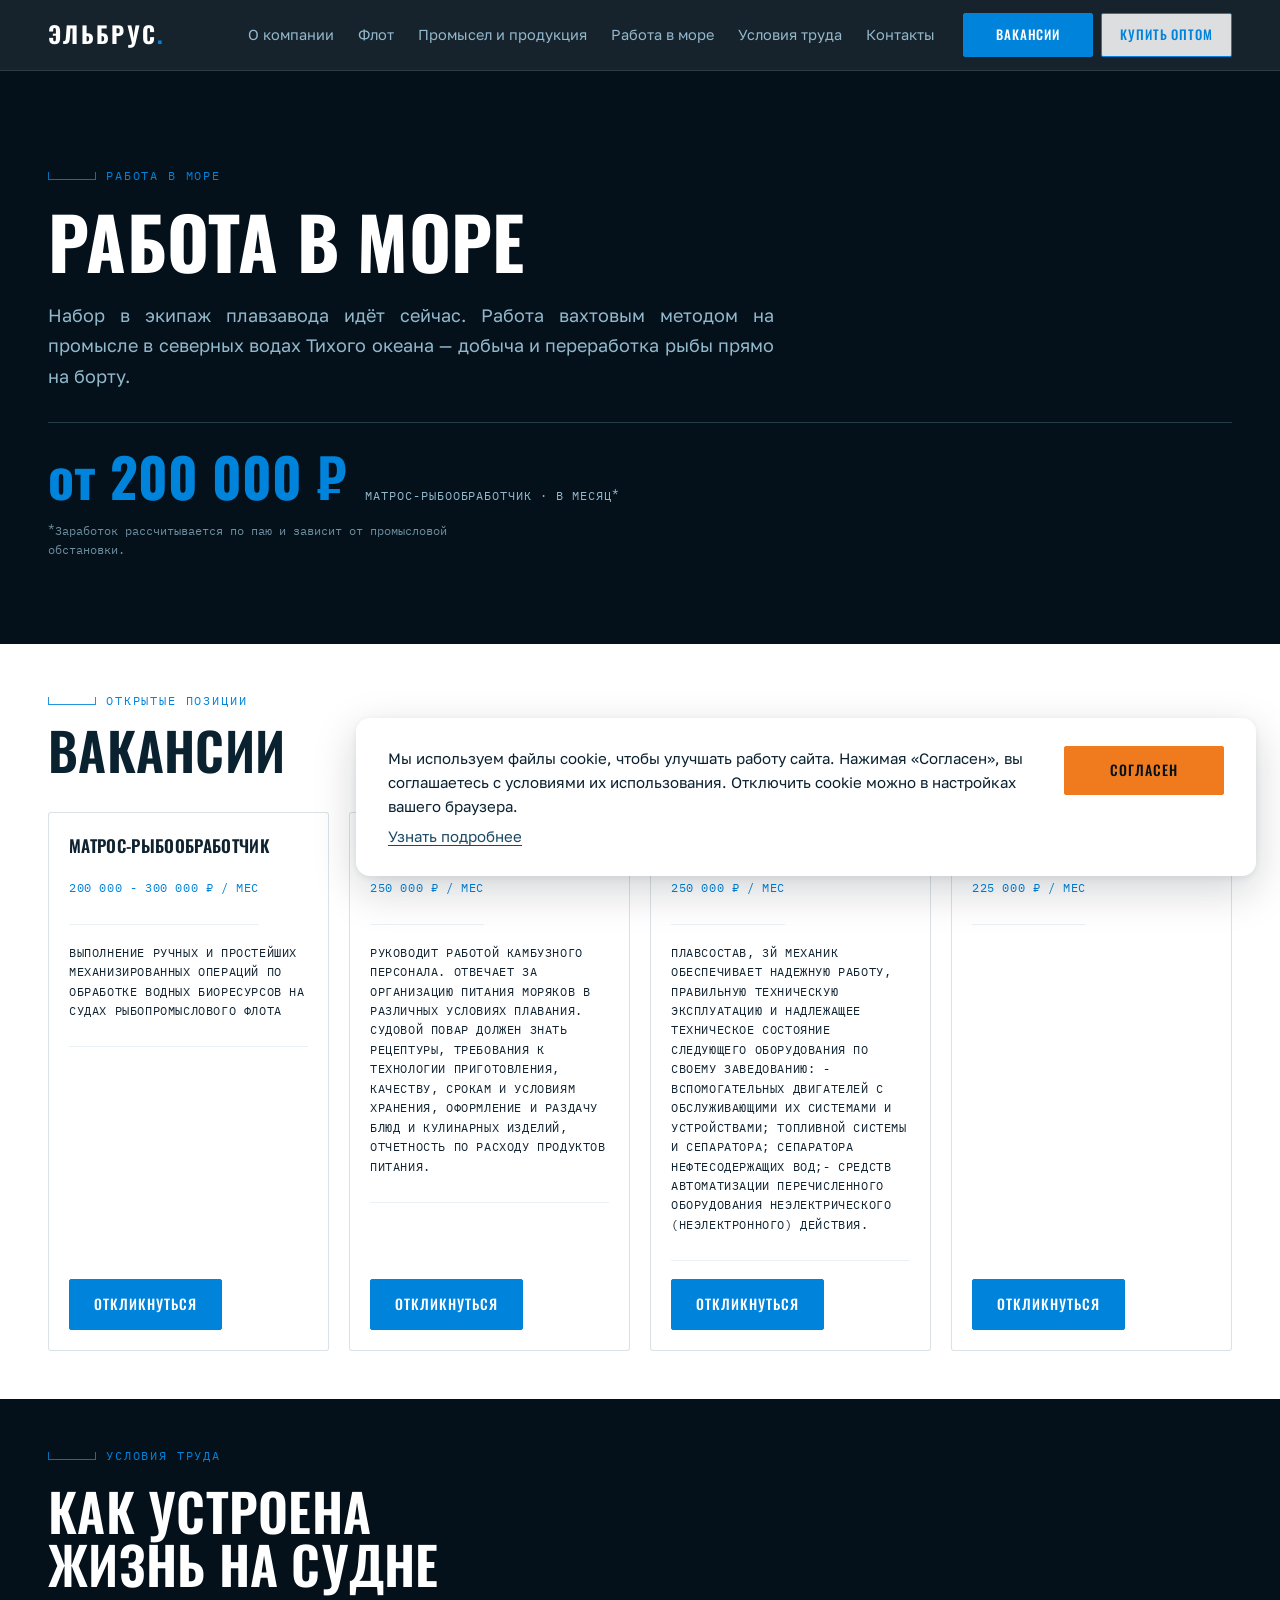
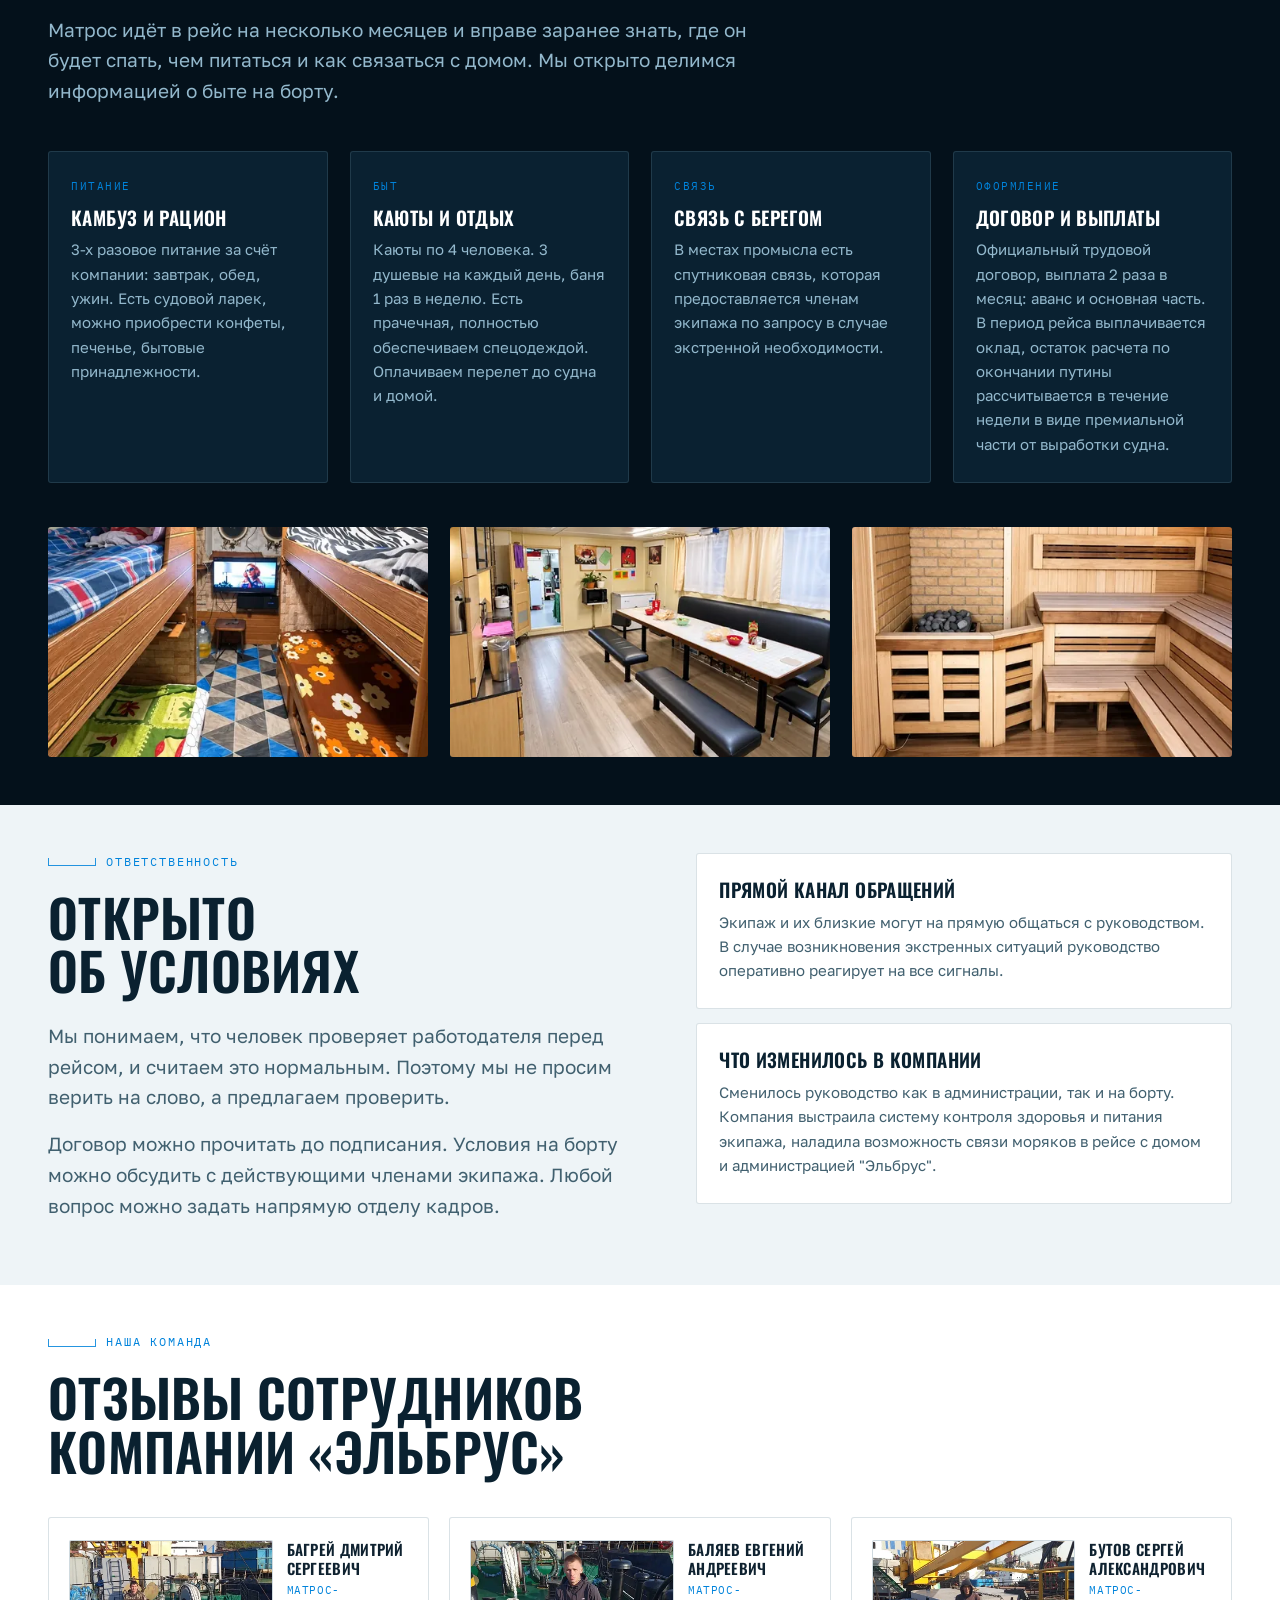
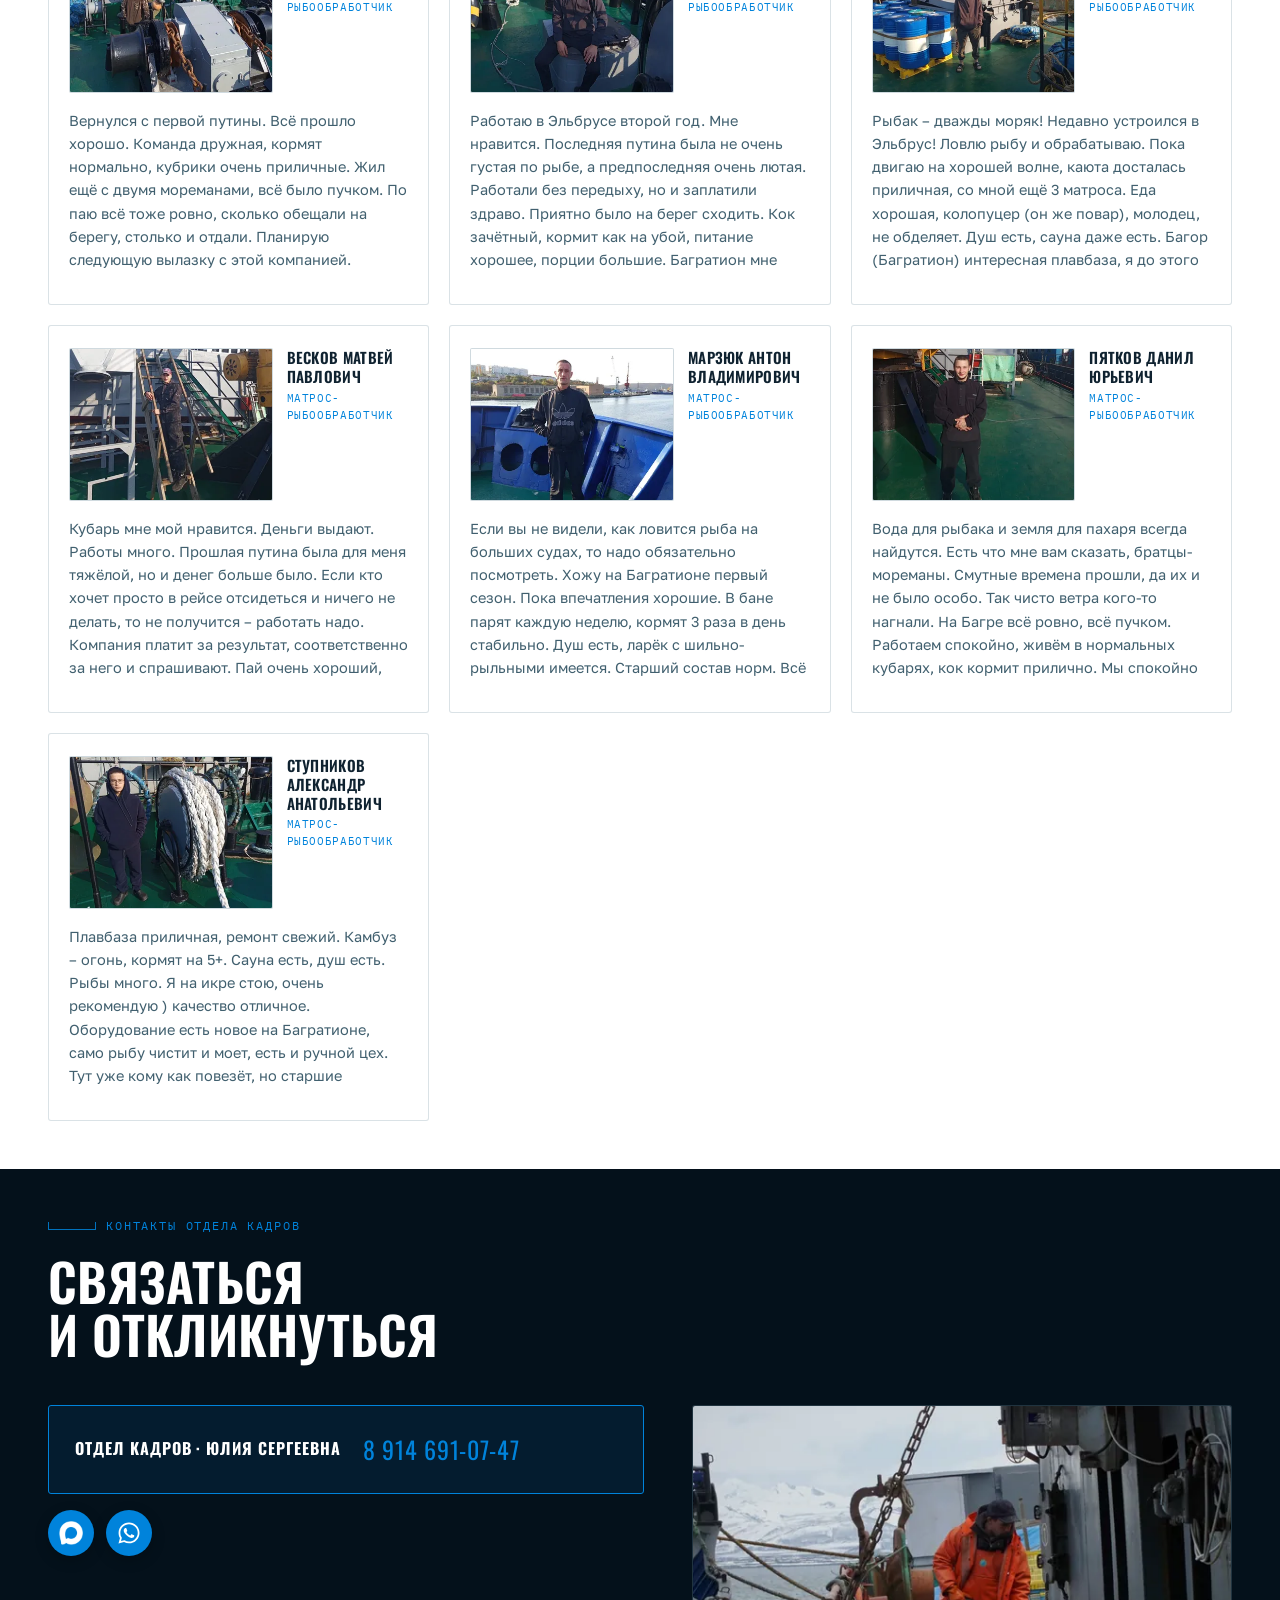
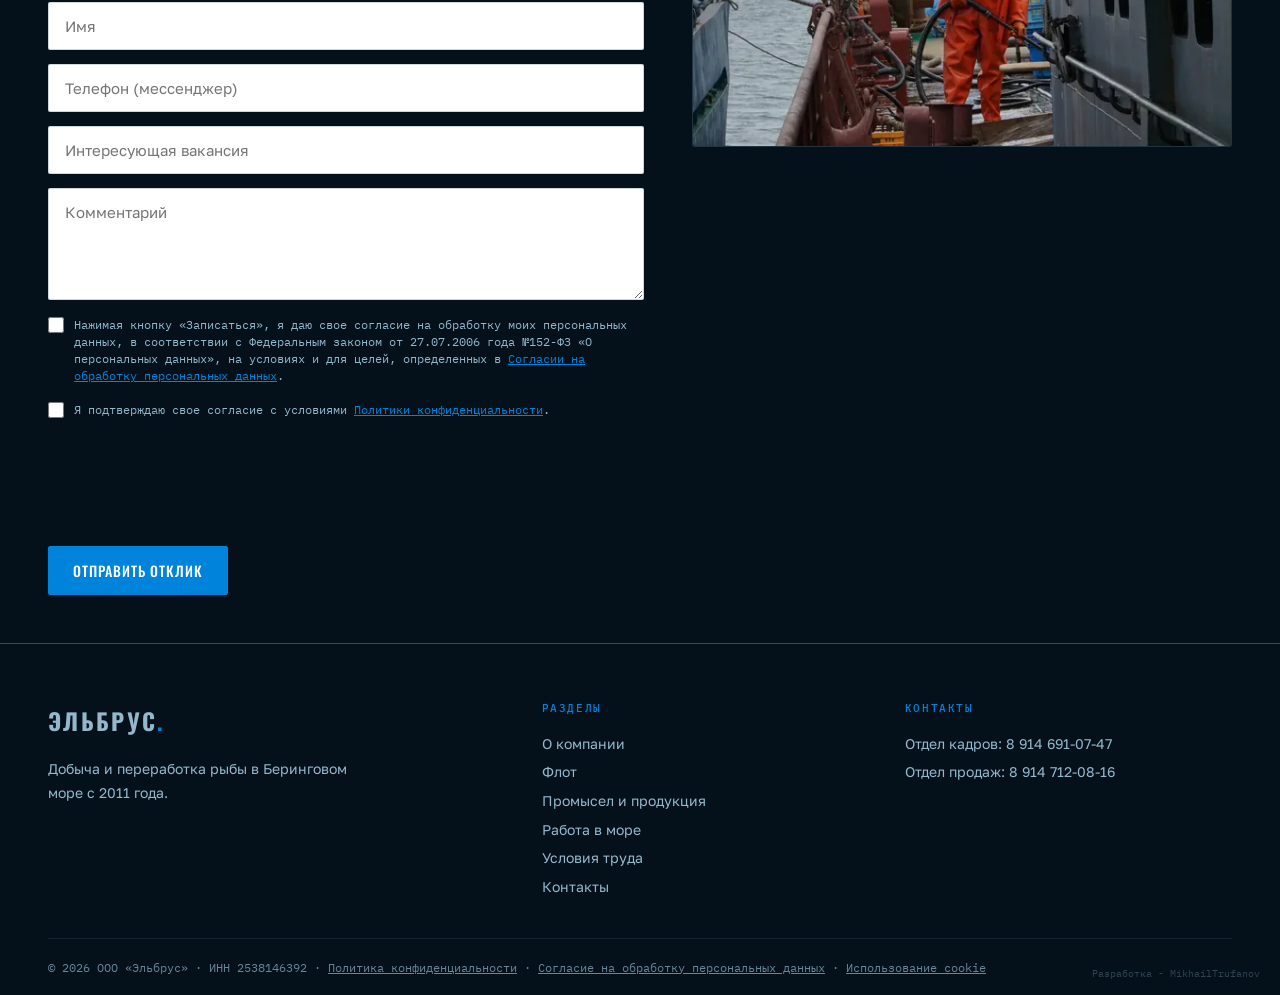
<file: Elbrus_work.html>
<!DOCTYPE html>
<html lang="ru">

<head>
  <meta charset="utf-8">
  <meta name="viewport" content="width=device-width, initial-scale=1">
  <script src="js/metrika.js" async></script>
  <title>ООО «Эльбрус» — Работа в море</title>
  <link rel="icon" type="image/png" href="pics/favikon_black.png">
  <link rel="apple-touch-icon" href="pics/favikon_black.png">
  <meta name="description" content="Работа в море в ООО «Эльбрус»: матрос-рыбообработчик, шеф-повар, механики. Заработок от 200 000 ₽ в месяц, официальный трудовой договор, питание и перелёт до судна за счёт компании.">
  <link rel="canonical" href="https://elbrus-fish.ru/Elbrus_work.html">
  <meta property="og:type" content="website">
  <meta property="og:site_name" content="ООО «Эльбрус»">
  <meta property="og:locale" content="ru_RU">
  <meta property="og:title" content="ООО «Эльбрус» — Работа в море">
  <meta property="og:description" content="Работа в море в ООО «Эльбрус»: матрос-рыбообработчик, шеф-повар, механики. Заработок от 200 000 ₽ в месяц, официальный трудовой договор, питание и перелёт до судна за счёт компании.">
  <meta property="og:url" content="https://elbrus-fish.ru/Elbrus_work.html">
  <meta property="og:image" content="https://elbrus-fish.ru/pics/og/elbrus-og.jpg">
  <meta property="og:image:width" content="1200">
  <meta property="og:image:height" content="630">
  <link rel="preconnect" href="https://fonts.googleapis.com">
  <link rel="preconnect" href="https://fonts.gstatic.com" crossorigin>
  <link
    href="https://fonts.googleapis.com/css2?family=Oswald:wght@400;500;600;700&family=Golos+Text:wght@400&family=IBM+Plex+Mono:wght@400;500&display=swap"
    rel="stylesheet">
  <style>
    :root {
      --abyss: #04111B;
      --hull: #0A2131;
      --steel: #1B4A66;
      --edge: #22506E;
      --foam: #93B8CC;
      --ice: #EEF4F7;
      --paper: #fff;
      --ink: #0A2130;
      --ink-soft: #41606F;
      --amber: #E8A33D;
      --amber-d: #C08028;
      --orange: #F07A1E;
      --orange-d: #D2650F;
      --blue: #0083DB;
      --display: 'Oswald', 'Arial Narrow', Impact, sans-serif;
      --body: 'Golos Text', 'Segoe UI', system-ui, -apple-system, Roboto, sans-serif;
      --mono: 'IBM Plex Mono', Consolas, ui-monospace, Menlo, monospace;
      --wrap: 1240px;
    }

    * {
      box-sizing: border-box
    }

    html {
      scroll-behavior: smooth
    }

    body {
      margin: 0;
      overflow-x: hidden;
      background: var(--paper);
      color: var(--ink);
      font-family: var(--body);
      font-size: 17px;
      line-height: 1.62;
      -webkit-font-smoothing: antialiased
    }

    img {
      max-width: 100%;
      height: auto;
      display: block
    }

    a {
      color: inherit
    }

    .wrap {
      max-width: var(--wrap);
      margin: 0 auto;
      padding: 0 28px
    }

    /* ---------- signature: dimension line eyebrow ---------- */
    .dim {
      display: flex;
      align-items: center;
      gap: 10px;
      font-family: var(--mono);
      font-size: 11.5px;
      letter-spacing: .16em;
      text-transform: uppercase;
      color: var(--blue);
      margin: 0 0 18px
    }

    .dim::before {
      content: "";
      width: 46px;
      height: 7px;
      border-left: 1px solid currentColor;
      border-right: 1px solid currentColor;
      border-bottom: 1px solid currentColor;
      opacity: .85;
      flex: none
    }

    .sec-dark .dim {
      color: var(--blue)
    }

    h1,
    h2,
    h3,
    .stat-v {
      font-family: var(--display);
      text-transform: uppercase;
      font-weight: 600;
      letter-spacing: .005em;
      line-height: 1.03;
      margin: 0
    }

    h2 {
      font-size: clamp(30px, 4.4vw, 52px)
    }

    h3 {
      font-size: 19px;
      letter-spacing: .02em
    }

    p {
      margin: 0 0 16px
    }

    .lead {
      font-size: 19px;
      color: var(--ink-soft);
      max-width: 62ch
    }

    .sec {
      padding: 48px 0
    }

    .sec-dark {
      background: var(--abyss);
      color: var(--ice)
    }

    .sec-dark h2,
    .sec-dark h3 {
      color: #fff
    }

    .sec-dark .lead {
      color: var(--foam)
    }

    .sec-ice {
      background: var(--ice)
    }

    /* ---------- header ---------- */
    .hdr {
      position: sticky;
      top: 0;
      z-index: 50;
      background: rgba(4, 17, 27, .92);
      backdrop-filter: blur(10px);
      border-bottom: 1px solid rgba(147, 184, 204, .16)
    }

    .hdr .wrap {
      display: flex;
      align-items: center;
      gap: 28px;
      height: 70px
    }

    .logo {
      font-family: var(--display);
      font-size: 23px;
      font-weight: 700;
      letter-spacing: .1em;
      color: #fff;
      text-decoration: none;
      white-space: nowrap
    }

    .logo span {
      color: var(--blue)
    }

    .nav {
      display: flex;
      gap: 24px;
      margin-left: auto;
      font-size: 14.5px
    }

    .nav a {
      color: var(--foam);
      text-decoration: none;
      transition: color .2s
    }

    .nav a:hover {
      color: #fff
    }

    .btn {
      display: inline-flex;
      align-items: center;
      justify-content: center;
      gap: 8px;
      font-family: var(--display);
      text-transform: uppercase;
      letter-spacing: .07em;
      font-size: 14px;
      font-weight: 500;
      padding: 13px 24px;
      border-radius: 2px;
      text-decoration: none;
      border: 1px solid transparent;
      cursor: pointer;
      transition: .2s
    }

    .btn-amber {
      background: var(--blue);
      color: #fff;
      border-color: var(--blue)
    }

    .btn-amber:hover {
      background: #0069B0;
      border-color: #0069B0
    }

    .btn-ghost {
      border-color: rgba(147, 184, 204, .45);
      color: var(--ice)
    }

    .btn-ghost:hover {
      border-color: var(--foam);
      background: rgba(147, 184, 204, .1)
    }

    .hdr .btn {
      padding: 10px 18px;
      font-size: 13px
    }

    .burger {
      display: none;
      margin-left: auto;
      background: none;
      border: 1px solid rgba(147, 184, 204, .4);
      color: var(--ice);
      border-radius: 2px;
      padding: 8px 12px;
      font-family: var(--mono);
      font-size: 12px
    }

    /* ---------- hero ---------- */
    .hero {
      position: relative;
      background: var(--abyss);
      color: #fff;
      overflow: hidden
    }

    .hero-media {
      position: absolute;
      inset: 0
    }

    .hero-media svg {
      width: 100%;
      height: 100%;
      opacity: .5
    }

    .hero-grad {
      position: absolute;
      inset: 0;
      background: linear-gradient(105deg, rgba(7, 26, 38, .97) 0%, rgba(7, 26, 38, .86) 46%, rgba(7, 26, 38, .5) 100%)
    }

    .hero-inner {
      position: relative;
      padding: 0 0 92px
    }

    .hero h1 {
      font-size: clamp(40px, 6.6vw, 82px);
      font-weight: 700;
      max-width: 16ch
    }

    .hero h1 em {
      font-style: normal;
      color: var(--amber)
    }

    .hero-sub {
      font-size: 19px;
      color: var(--foam);
      max-width: 56ch;
      margin: 26px 0 34px
    }

    .hero-cta {
      display: flex;
      gap: 14px;
      flex-wrap: wrap
    }

    .hero-note {
      font-family: var(--mono);
      font-size: 12px;
      color: var(--foam);
      margin-top: 20px;
      opacity: .75
    }

    /* video slot */
    .slot {
      border: 1px dashed rgba(147, 184, 204, .5);
      border-radius: 3px;
      background: rgba(147, 184, 204, .06);
      display: flex;
      flex-direction: column;
      align-items: center;
      justify-content: center;
      text-align: center;
      padding: 22px;
      gap: 6px;
      color: var(--foam)
    }

    .slot b {
      font-family: var(--display);
      text-transform: uppercase;
      letter-spacing: .09em;
      font-size: 13px;
      font-weight: 500;
      color: var(--foam)
    }

    .slot small {
      font-family: var(--mono);
      font-size: 10.5px;
      letter-spacing: .06em;
      opacity: .75
    }

    .slot-ice {
      border-color: rgba(27, 74, 102, .35);
      background: rgba(27, 74, 102, .05);
      color: var(--ink-soft)
    }

    .slot-ice b,
    .slot-ice small {
      color: var(--ink-soft)
    }

    .life-photo {
      border-radius: 3px;
      overflow: hidden;
      height: 230px
    }

    .life-photo img {
      width: 100%;
      height: 100%;
      display: block;
      object-fit: cover
    }

    .hero-slot {
      margin: 54px 0 0;
      height: 210px
    }

    .hero-facts {
      display: grid;
      grid-template-columns: repeat(4, 1fr);
      border-top: 1px solid rgba(147, 184, 204, .2);
      margin-top: 38px
    }

    .hero-facts div {
      padding: 20px 22px 30px;
      border-right: 1px solid rgba(147, 184, 204, .14);
      font-family: var(--mono);
      font-size: 12.5px;
      letter-spacing: .05em;
      color: var(--foam)
    }

    .hero-facts div:last-child {
      border-right: none
    }

    .hero-facts b {
      display: block;
      font-family: var(--display);
      font-size: 22px;
      color: #fff;
      letter-spacing: .03em;
      margin-bottom: 2px;
      font-weight: 500
    }

    /* ---------- trust bar ---------- */
    .trust {
      background: var(--hull);
      color: #fff
    }

    .trust .wrap {
      display: grid;
      grid-template-columns: minmax(0, 1fr) minmax(0, 1fr) minmax(0, 1fr) minmax(0, 1.65fr) minmax(0, 1fr)
    }

    .stat {
      padding: 38px 16px;
      border-right: 1px solid rgba(147, 184, 204, .16);
      text-align: center
    }

    .stat:last-child {
      border-right: none
    }

    .stat-v {
      font-size: clamp(30px, 3.0vw, 40px);
      color: var(--blue);
      font-weight: 600
    }

    .stat-v.nw {
      white-space: nowrap
    }

    .stat-l {
      font-family: var(--mono);
      font-size: 11px;
      letter-spacing: .12em;
      text-transform: uppercase;
      color: var(--foam);
      margin-top: 8px
    }

    /* ---------- generic grids ---------- */
    .two {
      display: grid;
      grid-template-columns: 1.05fr .95fr;
      gap: 56px;
      align-items: start
    }

    .cards {
      display: grid;
      gap: 22px;
      margin-top: 44px
    }

    .c4 {
      grid-template-columns: repeat(4, 1fr)
    }

    .c3 {
      grid-template-columns: repeat(3, 1fr)
    }

    .c2 {
      grid-template-columns: repeat(2, 1fr)
    }

    .hero-two {
      display: grid;
      grid-template-columns: minmax(0, 1.15fr) minmax(0, .85fr);
      gap: 48px;
      align-items: center;
      margin-top: 6px
    }

    .hero-photo {
      margin: 0;
      border-radius: 3px;
      overflow: hidden;
      border: 1px solid rgba(147, 184, 204, .25)
    }

    .hero-photo img {
      width: 100%;
      height: auto
    }

    .hero-reel {
      position: relative;
      width: 100%;
      max-width: calc((100vh - 94px) * 16 / 9);
      margin: 0 auto;
      background: #04121C;
      overflow: hidden
    }

    .hero-reel video {
      width: 100%;
      height: auto;
      display: block
    }

    .hero-scrim {
      position: absolute;
      left: 0;
      right: 0;
      top: 0;
      height: 62%;
      pointer-events: none;
      background: linear-gradient(180deg, rgba(255, 255, 255, .74) 0%, rgba(255, 255, 255, .62) 36%, rgba(255, 255, 255, .30) 70%, rgba(255, 255, 255, 0) 100%)
    }

    .fleet-hero {
      position: relative;
      width: 100%;
      overflow: hidden;
      margin: 0 0 6px
    }

    .fleet-hero img {
      width: 100%;
      display: block
    }

    .fleet-scrim {
      position: absolute;
      inset: 0;
      pointer-events: none;
      background: linear-gradient(180deg, rgba(255, 255, 255, .80) 0%, rgba(255, 255, 255, .62) 40%, rgba(255, 255, 255, .18) 74%, rgba(255, 255, 255, 0) 100%)
    }

    .fleet-ov {
      position: absolute;
      left: 0;
      right: 0;
      top: 0;
      padding: clamp(18px, 3vw, 44px) 0 0
    }

    .fleet-ov h2 {
      color: #0F2230
    }

    .fleet-ov .dim {
      color: var(--blue)
    }

    .fleet-ov .lead {
      color: #22384A
    }

    .hero-cta-under {
      display: flex;
      gap: 14px;
      justify-content: center;
      margin: 36px 0 0
    }

    .hero-shot {
      position: relative;
      margin: 0;
      border-radius: 3px;
      overflow: hidden;
      border: 1px solid rgba(147, 184, 204, .25)
    }

    .hero-shot img {
      width: 100%;
      display: block
    }

    .hero-ov {
      position: absolute;
      left: 0;
      right: 0;
      top: 0;
      padding: clamp(14px, 2.8vw, 38px) clamp(14px, 3vw, 48px) 0;
      text-align: center
    }

    .hero-ov h1 {
      color: #0F2230;
      white-space: nowrap;
      max-width: none;
      font-size: clamp(16px, 3.45vw, 50px)
    }

    .hero-ov h1 em {
      font-style: normal;
      color: var(--blue)
    }

    .hero-ov .hero-sub {
      color: #22384A;
      margin: clamp(7px, 1.2vw, 16px) auto clamp(11px, 1.7vw, 24px);
      max-width: 76ch;
      font-size: clamp(8.5px, 1.3vw, 19px);
      line-height: 1.5
    }

    .hero-ov .hero-cta {
      justify-content: center
    }

    .hero-ov .btn {
      padding: clamp(6px, .95vw, 13px) clamp(11px, 1.7vw, 24px);
      font-size: clamp(8.5px, 1.02vw, 14px)
    }

    .btn-light {
      background: rgba(255, 255, 255, .85);
      border-color: var(--blue);
      color: var(--blue)
    }

    .btn-light:hover {
      background: #fff
    }

    .dim.hero-div {
      color: var(--blue);
      margin: 30px 0
    }

    .hero-video {
      margin: 0;
      border-radius: 3px;
      overflow: hidden;
      border: 1px solid rgba(147, 184, 204, .25);
      background: #000
    }

    .hero-video video {
      width: 100%;
      height: auto;
      display: block
    }

    .about-photo {
      margin: 0;
      border-radius: 3px;
      overflow: hidden;
      border: 1px solid rgba(27, 74, 102, .16)
    }

    .about-photo img {
      width: 100%;
      height: auto
    }

    .card {
      border: 1px solid rgba(27, 74, 102, .16);
      border-radius: 3px;
      padding: 26px 22px;
      background: var(--paper)
    }

    .card h3 {
      margin-bottom: 10px
    }

    .card p {
      font-size: 15px;
      color: var(--ink-soft);
      margin: 0
    }

    .sec-dark .card {
      background: var(--hull);
      border-color: rgba(147, 184, 204, .16)
    }

    .sec-dark .card p {
      color: var(--foam)
    }

    .idx {
      font-family: var(--mono);
      font-size: 11px;
      color: var(--blue);
      letter-spacing: .14em;
      display: block;
      margin-bottom: 12px
    }

    /* ---------- fleet blueprints ---------- */
    .ship {
      background: var(--hull);
      border: 1px solid rgba(147, 184, 204, .18);
      border-radius: 3px;
      overflow: hidden
    }

    .ship-draw {
      padding: 8px !important;
      background:
        linear-gradient(rgba(147, 184, 204, .075) 1px, transparent 1px) 0 0/100% 22px,
        linear-gradient(90deg, rgba(147, 184, 204, .075) 1px, transparent 1px) 0 0/22px 100%,
        var(--abyss);
      padding: 12px
    }

    .ship-draw svg {
      width: 100%;
      height: auto;
      display: block
    }

    .blue {
      fill: none;
      stroke: var(--foam);
      stroke-width: 1.35;
      stroke-linejoin: round;
      stroke-linecap: round
    }

    .blue-a {
      fill: none;
      stroke: var(--amber);
      stroke-width: 1.35
    }

    .blue-t {
      fill: none;
      stroke: rgba(147, 184, 204, .5);
      stroke-width: .8
    }

    .wline {
      stroke: var(--amber);
      stroke-width: 1;
      stroke-dasharray: 7 5;
      opacity: .6
    }

    .sv-lbl {
      font-family: 'IBM Plex Mono', monospace;
      font-size: 8.5px;
      fill: rgba(147, 184, 204, .8);
      letter-spacing: .08em
    }

    .ship-body {
      padding: 16px 16px 18px
    }

    .ship-body h3 {
      color: #fff;
      font-size: 16px
    }

    .ship-role {
      font-family: var(--mono);
      font-size: 11px;
      letter-spacing: .1em;
      text-transform: uppercase;
      color: var(--blue);
      margin: 6px 0 14px
    }

    .spec {
      border-top: 1px solid rgba(147, 184, 204, .16);
      display: flex;
      justify-content: space-between;
      gap: 12px;
      padding: 8px 0;
      font-size: 13.5px
    }

    .spec dt {
      color: var(--foam);
      font-family: var(--mono);
      font-size: 11.5px;
      letter-spacing: .05em
    }

    .spec dd {
      margin: 0;
      color: #fff;
      text-align: right
    }

    .fleet-note {
      font-family: var(--mono);
      font-size: 11.5px;
      color: var(--foam);
      margin-top: 26px;
      opacity: .8;
      line-height: 1.6
    }

    /* ---------- catch map ---------- */
    .map-box {
      background: var(--paper);
      border: 1px solid rgba(27, 74, 102, .16);
      border-radius: 3px;
      padding: 20px
    }

    .map-box svg {
      width: 100%;
      height: auto
    }

    .zones {
      display: grid;
      gap: 10px;
      margin-top: 6px
    }

    .zone {
      display: flex;
      gap: 14px;
      align-items: baseline;
      border-bottom: 1px dotted rgba(27, 74, 102, .25);
      padding: 11px 0
    }

    .zone b {
      font-family: var(--display);
      text-transform: uppercase;
      font-size: 14px;
      letter-spacing: .04em;
      font-weight: 500;
      min-width: 210px
    }

    .zone span {
      font-size: 14.5px;
      color: var(--ink-soft)
    }

    /* ---------- products ---------- */
    .prods {
      display: grid;
      grid-template-columns: repeat(4, 1fr);
      gap: 20px;
      margin-top: 44px
    }

    .prod {
      border: 1px solid rgba(27, 74, 102, .16);
      border-radius: 3px;
      overflow: hidden;
      background: var(--paper);
      transition: .25s;
      display: flex;
      flex-direction: column
    }

    .prod:hover {
      transform: translateY(-3px);
      box-shadow: 0 12px 28px rgba(10, 33, 48, .13)
    }

    .prod img {
      aspect-ratio: 4/3;
      object-fit: cover;
      width: 100%
    }

    .prod-b {
      padding: 18px 18px 20px;
      display: flex;
      flex-direction: column;
      flex: 1
    }

    .prod h3 {
      font-size: 17px;
      margin-bottom: 9px
    }

    .prod-cut {
      font-family: var(--mono);
      font-size: 11px;
      letter-spacing: .09em;
      color: var(--blue);
      text-transform: uppercase;
      margin-bottom: 9px
    }

    .prod-r {
      font-size: 13.5px;
      color: var(--ink-soft);
      line-height: 1.5;
      flex: 1
    }

    .prod-pk {
      font-family: var(--mono);
      font-size: 11.5px;
      color: var(--ink-soft);
      border-top: 1px solid rgba(27, 74, 102, .14);
      margin-top: 12px;
      padding-top: 10px
    }

    .legend {
      display: flex;
      flex-wrap: wrap;
      gap: 8px 26px;
      margin-top: 30px;
      font-family: var(--mono);
      font-size: 12px;
      color: var(--ink-soft)
    }

    .legend b {
      color: var(--ink)
    }

    .geo {
      display: grid;
      grid-template-columns: 1fr 1fr;
      gap: 22px;
      margin-top: 44px
    }

    .geo-c {
      border-left: 2px solid var(--blue);
      padding: 4px 0 4px 18px
    }

    .geo-c b {
      font-family: var(--display);
      text-transform: uppercase;
      letter-spacing: .05em;
      font-size: 15px;
      display: block;
      margin-bottom: 6px
    }

    .geo-c span {
      color: var(--ink-soft);
      font-size: 15px
    }

    /* ---------- vacancies ---------- */
    .pay {
      display: flex;
      align-items: baseline;
      gap: 20px;
      flex-wrap: wrap;
      border-bottom: 1px solid rgba(147, 184, 204, .2);
      padding-bottom: 26px;
      margin-bottom: 8px
    }

    .pay-v {
      font-family: var(--display);
      font-size: clamp(46px, 8vw, 104px);
      font-weight: 700;
      color: var(--blue);
      line-height: .92;
      letter-spacing: -.01em
    }

    .pay-l {
      font-family: var(--mono);
      font-size: 12.5px;
      letter-spacing: .1em;
      text-transform: uppercase;
      color: var(--foam);
      max-width: 24ch;
      line-height: 1.7
    }

    .pay-note {
      font-family: var(--mono);
      font-size: 12px;
      color: var(--foam);
      opacity: .8;
      margin: 14px 0 0
    }

    .vac {
      display: flex;
      flex-direction: column;
      align-items: flex-start;
      gap: 10px;
      padding: 22px;
      border: 1px solid rgba(147, 184, 204, .18);
      border-radius: 3px;
      background: var(--hull)
    }

    .vac h3 {
      color: #fff;
      font-size: 17px
    }

    .vac-p {
      font-family: var(--mono);
      font-size: 13px;
      color: var(--blue);
      white-space: nowrap
    }

    .vac-p.tbd {
      color: var(--foam);
      opacity: .75
    }

    .vlist {
      display: grid;
      gap: 12px;
      margin-top: 36px
    }

    .vac .btn {
      margin-top: auto;
      align-self: flex-end
    }

    .after-grid {
      margin-top: 24px
    }

    .hr-box {
      display: flex;
      gap: 22px;
      align-items: center;
      flex-wrap: wrap;
      margin-top: 34px;
      padding: 24px 26px;
      border: 1px solid var(--blue);
      border-radius: 3px;
      background: rgba(0, 131, 219, .10)
    }

    .hr-box b {
      font-family: var(--display);
      text-transform: uppercase;
      letter-spacing: .06em;
      font-size: 16px;
      color: #fff
    }

    .hr-box a {
      font-family: var(--display);
      font-size: 24px;
      color: var(--blue);
      text-decoration: none;
      letter-spacing: .03em
    }

    /* ---------- contacts ---------- */
    .form {
      display: grid;
      gap: 14px
    }

    .form input,
    .form textarea {
      width: 100%;
      padding: 14px 16px;
      border: 1px solid rgba(27, 74, 102, .22);
      border-radius: 2px;
      font-family: var(--body);
      font-size: 15px;
      background: var(--paper);
      color: var(--ink)
    }

    .form textarea {
      min-height: 112px;
      resize: vertical
    }

    .form input:focus,
    .form textarea:focus {
      outline: 2px solid var(--blue);
      outline-offset: 1px;
      border-color: transparent
    }

    .req {
      font-family: var(--mono);
      font-size: 12.5px;
      color: var(--ink-soft);
      line-height: 1.9
    }

    .req b {
      color: var(--ink)
    }

    /* ---------- footer ---------- */
    .ftr {
      background: var(--abyss);
      color: var(--foam);
      padding: 56px 0 18px;
      font-size: 14px;
      position: relative
    }

    .ftr-g {
      display: grid;
      grid-template-columns: 1.4fr 1fr 1fr;
      gap: 36px
    }

    .ftr a {
      color: var(--foam);
      text-decoration: none;
      display: block;
      padding: 3px 0
    }

    .ftr a:hover {
      color: #fff
    }

    .ftr h4 {
      font-family: var(--mono);
      font-size: 11px;
      letter-spacing: .14em;
      text-transform: uppercase;
      color: var(--blue);
      margin: 0 0 12px;
      font-weight: 500
    }

    .ftr-btm {
      border-top: 1px solid rgba(147, 184, 204, .16);
      margin-top: 36px;
      padding-top: 20px;
      font-family: var(--mono);
      font-size: 11.5px;
      opacity: .7
    }

    .ftr-btm a {
      display: inline;
      padding: 0;
      text-decoration: underline
    }

    .ftr-credit {
      position: absolute;
      right: 20px;
      bottom: 10px;
      font-family: var(--mono);
      font-size: 10px;
      color: var(--foam);
      opacity: .3;
      text-decoration: none
    }

    .ftr-credit:hover {
      opacity: .6
    }

    /* ---------- reveal ---------- */
    .rv {
      opacity: 1;
      transform: none
    }

    .js-rv .rv {
      opacity: 0;
      transform: translateY(18px);
      transition: opacity .7s ease, transform .7s ease
    }

    .js-rv .rv.in {
      opacity: 1;
      transform: none
    }

    [id] {
      scroll-margin-top: 86px
    }

    /* ---------- responsive ---------- */
    @media(max-width:1040px) {
      .prods {
        grid-template-columns: repeat(2, 1fr)
      }

      .c2 {
        grid-template-columns: 1fr
      }

      .hero-two {
        grid-template-columns: 1fr;
        gap: 34px
      }

      .c4 {
        grid-template-columns: repeat(2, 1fr)
      }

      .trust .wrap {
        grid-template-columns: repeat(3, minmax(0, 1fr))
      }

      .stat-v.nw {
        white-space: normal
      }

      .stat:nth-child(3) {
        border-right: none
      }

      .two {
        grid-template-columns: 1fr;
        gap: 38px
      }

      .nav {
        display: none
      }

      .nav.is-open {
        display: flex;
        position: absolute;
        top: 100%;
        left: 0;
        right: 0;
        flex-direction: column;
        gap: 14px;
        background: #04111B;
        padding: 16px 20px;
        border-bottom: 1px solid rgba(147, 184, 204, .2)
      }

      .burger {
        display: block
      }

      .hdr .hdr-cta {
        display: none
      }

      .hdr .nav-cta {
        display: flex;
        gap: 10px;
        margin-top: 4px
      }
    }

    @media(max-width:720px) {
      body {
        font-size: 16px
      }

      .sec {
        padding: 32px 0
      }

      .wrap {
        padding: 0 20px
      }

      .hero-inner {
        padding: 22px 0 56px
      }

      .hero-scrim {
        display: none
      }

      .hero-cta-under {
        justify-content: flex-start;
        margin: 22px 0 0
      }

      .hero-ov {
        position: static;
        padding: 24px 20px 0;
        text-align: left
      }

      .hero-ov h1 {
        color: #fff;
        white-space: normal;
        font-size: clamp(27px, 7.8vw, 42px)
      }

      .hero-ov .hero-sub {
        color: var(--foam);
        font-size: 15.5px;
        max-width: none;
        margin: 14px 0 20px
      }

      .hero-ov .hero-cta {
        justify-content: flex-start
      }

      .hero-ov .btn {
        font-size: 13px;
        padding: 12px 20px
      }

      .hero h1 {
        font-size: clamp(29px, 8.2vw, 44px)
      }

      .hero-sub {
        font-size: 17px
      }

      .hero-facts {
        grid-template-columns: repeat(2, 1fr)
      }

      .hero-facts div {
        border-bottom: 1px solid rgba(147, 184, 204, .14)
      }

      .trust .wrap {
        grid-template-columns: repeat(2, minmax(0, 1fr))
      }

      .stat-v {
        font-size: clamp(22px, 6.6vw, 32px)
      }

      .stat {
        padding: 26px 16px;
        border-right: 1px solid rgba(147, 184, 204, .16)
      }

      .stat:nth-child(3) {
        border-right: 1px solid rgba(147, 184, 204, .16)
      }

      .prods,
      .c4,
      .c3,
      .c2,
      .geo {
        grid-template-columns: 1fr
      }

      .ftr-g {
        grid-template-columns: 1fr
      }

      .zone {
        flex-direction: column;
        gap: 4px
      }

      .zone b {
        min-width: 0
      }

      .hero-slot {
        height: 170px
      }

      .hdr .wrap {
        height: 56px
      }

      [id] {
        scroll-margin-top: 72px
      }
    }

    @media(prefers-reduced-motion:reduce) {
      * {
        animation: none !important;
        transition: none !important
      }

      .js-rv .rv {
        opacity: 1;
        transform: none
      }

      html {
        scroll-behavior: auto
      }
    }

    .page-hero {
      background: var(--abyss);
      color: #fff;
      padding: 96px 0 84px;
      position: relative
    }

    .page-hero .dim {
      color: var(--blue)
    }

    .page-hero h1 {
      font-size: clamp(38px, 6vw, 72px);
      font-weight: 700;
      max-width: 20ch
    }

    .jt {
      text-align: justify;
      text-justify: inter-word
    }

    .prose {
      max-width: 70ch
    }

    .prose p {
      margin: 0 0 16px
    }

    .pay-hero {
      display: flex;
      align-items: baseline;
      gap: 18px;
      flex-wrap: wrap;
      border-top: 1px solid rgba(147, 184, 204, .25);
      margin-top: 30px;
      padding-top: 26px
    }

    .pay-hero .v {
      font-family: var(--display);
      font-size: clamp(34px, 5vw, 54px);
      font-weight: 700;
      color: var(--blue);
      line-height: 1
    }

    .pay-hero .l {
      font-family: var(--mono);
      font-size: 12px;
      letter-spacing: .08em;
      text-transform: uppercase;
      color: var(--foam)
    }

    .footnote-mark {
      font-size: calc(1em - 1pt);
      vertical-align: super;
      line-height: 0
    }

    /* vacancies */
    .vac-head {
      display: flex;
      justify-content: space-between;
      align-items: flex-end;
      gap: 24px 32px;
      flex-wrap: wrap
    }

    .vac-head .dim {
      margin-bottom: 12px
    }

    .vac-head h2 {
      margin: 0
    }

    .vac-filter {
      position: relative;
      flex: 0 1 340px;
      min-width: 260px;
      padding-bottom: 6px
    }

    .vac-filter input {
      width: 100%;
      padding: 13px 16px 13px 42px;
      border: 1px solid rgba(27, 74, 102, .24);
      border-radius: 2px;
      font-family: var(--body);
      font-size: 14.5px;
      background: var(--paper);
      color: var(--ink)
    }

    .vac-filter input:focus {
      outline: 2px solid var(--blue);
      outline-offset: 1px;
      border-color: transparent
    }

    .vac-filter svg {
      position: absolute;
      left: 14px;
      top: calc(50% - 3px);
      transform: translateY(-50%);
      width: 17px;
      height: 17px;
      color: var(--ink-soft);
      pointer-events: none
    }

    .vacs {
      display: grid;
      grid-template-columns: repeat(4, 1fr);
      gap: 20px;
      margin-top: 36px
    }

    .vac {
      border: 1px solid rgba(27, 74, 102, .16);
      border-radius: 3px;
      background: var(--paper);
      padding: 22px 20px 20px;
      display: flex;
      flex-direction: column;
      min-height: 184px;
      transition: .25s
    }

    .vac[hidden] {
      display: none
    }

    .vac:hover {
      transform: translateY(-3px);
      box-shadow: 0 12px 28px rgba(10, 33, 48, .13)
    }

    .vac h3 {
      font-size: 17px;
      line-height: 1.25;
      margin: 0 0 12px;
      color: #0F2230
    }

    .vac .pay {
      font-family: var(--mono);
      font-size: 12px;
      letter-spacing: .05em;
      text-transform: uppercase;
      color: var(--blue)
    }

    .vac .pay.dimc {
      color: var(--ink-soft)
    }

    .vac .pay-desc {
      color: #0F2230
    }

    .vac .btn {
      margin-top: auto;
      align-self: flex-start;
      margin-top: auto
    }

    .vac-empty {
      margin-top: 26px;
      color: var(--ink-soft);
      font-family: var(--mono);
      font-size: 13.5px
    }

    /* team reviews */
    .team-cards {
      display: grid;
      grid-template-columns: repeat(3, 1fr);
      gap: 20px;
      margin-top: 40px
    }

    .team-card {
      border: 1px solid rgba(27, 74, 102, .16);
      border-radius: 3px;
      background: var(--paper);
      padding: 22px 20px 20px;
      display: flex;
      flex-direction: column;
      height: 388px
    }

    .team-top {
      display: flex;
      gap: 14px;
      align-items: flex-start
    }

    .team-photo {
      flex: none;
      width: 60%;
      aspect-ratio: 4 / 3;
      border: 1px solid rgba(27, 74, 102, .16);
      border-radius: 2px;
      background: rgba(27, 74, 102, .05);
      overflow: hidden
    }

    .team-photo img {
      width: 100%;
      height: 100%;
      display: block;
      object-fit: cover
    }

    .team-id h3 {
      font-size: 15px;
      line-height: 1.25;
      margin: 0 0 4px;
      color: #0F2230
    }

    .team-role {
      font-family: var(--mono);
      font-size: 10.5px;
      letter-spacing: .06em;
      text-transform: uppercase;
      color: var(--blue);
      margin: 0
    }

    .team-quote {
      margin-top: 16px;
      color: var(--ink-soft);
      font-size: 14.5px;
      line-height: 1.6;
      overflow: auto
    }

    @media (max-width:900px) {
      .team-cards {
        grid-template-columns: repeat(2, 1fr)
      }
    }

    @media (max-width:600px) {
      .team-cards {
        grid-template-columns: 1fr
      }

      .team-card {
        height: auto
      }
    }

    /* messenger round buttons */
    .msgrs {
      display: flex;
      gap: 12px;
      margin-top: 16px
    }

    .msgr {
      width: 46px;
      height: 46px;
      border-radius: 50%;
      background: var(--blue);
      color: #fff;
      display: inline-flex;
      align-items: center;
      justify-content: center;
      text-decoration: none;
      transition: background .15s ease, transform .15s ease;
      box-shadow: 0 4px 14px rgba(0, 0, 0, .22)
    }

    .msgr:hover {
      background: #0069B0;
      transform: translateY(-2px)
    }

    .msgr svg {
      width: 24px;
      height: 24px;
      display: block
    }

    .msgr img {
      width: 24px;
      height: 24px;
      display: block;
      object-fit: contain;
      filter: brightness(0) invert(1)
    }

    /* header two CTAs */
    .hdr-cta {
      display: flex;
      align-items: center;
      gap: 8px
    }

    .hdr-cta .btn {
      min-width: 130px
    }

    .nav-cta {
      display: none
    }

    .nav-cta a.btn-amber,
    .nav-cta a.btn-amber:hover {
      color: #fff
    }

    .nav-cta a.btn-light,
    .nav-cta a.btn-light:hover {
      color: var(--blue)
    }

    /* consent checkbox */
    .consent {
      display: flex;
      align-items: flex-start;
      gap: 10px;
      font-family: var(--mono);
      font-size: 11.5px;
      color: var(--foam);
      line-height: 1.5;
      cursor: pointer;
      margin-top: 2px
    }

    .consent input {
      width: 16px;
      height: 16px;
      flex: none;
      padding: 0;
      margin: 1px 0 0;
      border: 1px solid rgba(147, 184, 204, .6);
      border-radius: 2px;
      background: transparent;
      accent-color: var(--blue);
      cursor: pointer
    }

    .consent a {
      color: var(--blue);
      text-decoration: underline
    }

    /* crew photo */
    .crew {
      margin: 0;
      border-radius: 3px;
      overflow: hidden;
      border: 1px solid rgba(147, 184, 204, .2);
      min-height: 340px;
      background: #04121C
    }

    .crew img {
      width: 100%;
      height: 100%;
      min-height: 340px;
      object-fit: cover;
      display: block
    }

    @media(max-width:900px) {
      .vacs {
        grid-template-columns: 1fr 1fr
      }
    }

    @media(max-width:600px) {
      .vacs {
        grid-template-columns: 1fr
      }

      .crew,
      .crew img {
        min-height: 240px
      }
    }

    @media(max-width:720px) {
      .page-hero {
        padding-top: 32px
      }
    }
  </style>
</head>

<body>
<!-- Yandex.Metrika counter (noscript) -->
<noscript><div><img src="https://mc.yandex.ru/watch/113697021" style="position:absolute; left:-9999px;" alt="" /></div></noscript>
<!-- /Yandex.Metrika counter -->
  <header class="hdr">
    <div class="wrap">
      <a href="index.html" class="logo">ЭЛЬБРУС<span>.</span></a>
      <nav class="nav">
        <a href="Elbrus_o_kompanii.html">О компании</a>
        <a href="index.html#fleet">Флот</a>
        <a href="Elbrus_production.html">Промысел и продукция</a>
        <a href="#vacancies">Работа в море</a>
        <a href="#life">Условия труда</a>
        <a href="#apply">Контакты</a>
        <span class="nav-cta"><a href="#vacancies" class="btn btn-amber">Вакансии</a><a
            href="Elbrus_production.html#contacts" class="btn btn-light">Купить оптом</a></span>
      </nav>
      <span class="hdr-cta"><a href="#vacancies" class="btn btn-amber">Вакансии</a><a
          href="Elbrus_production.html#contacts" class="btn btn-light">Купить оптом</a></span>
      <button class="burger" aria-label="Меню">МЕНЮ</button>
    </div>
  </header>

  <section class="page-hero" id="top">
    <div class="wrap">
      <p class="dim">Работа в море</p>
      <h1>Работа в море</h1>
      <div class="prose jt" style="max-width:66ch;margin-top:22px;color:var(--foam);font-size:18px;line-height:1.7">
        <p>Набор в экипаж плавзавода идёт сейчас. Работа вахтовым методом на промысле в северных водах Тихого океана —
          добыча и переработка рыбы прямо на борту.</p>
      </div>
      <div class="pay-hero">
        <div class="v">от 200 000 ₽</div>
        <div class="l">Матрос-рыбообработчик · в месяц<sup class="footnote-mark">*</sup></div>
      </div>
      <p style="font-family:var(--mono);font-size:12px;color:var(--foam);opacity:.75;margin:16px 0 0;max-width:64ch">
        <sup class="footnote-mark">*</sup>Заработок рассчитывается по паю и зависит от промысловой обстановки.
      </p>
    </div>
  </section>

  <section class="sec" id="vacancies">
    <div class="wrap">
      <div class="vac-head">
        <div>
          <p class="dim">Открытые позиции</p>
          <h2>Вакансии</h2>
        </div>
        <div class="vac-filter">
          <svg viewBox="0 0 24 24" fill="none" stroke="currentColor" stroke-width="2" stroke-linecap="round"
            stroke-linejoin="round">
            <circle cx="11" cy="11" r="7" />
            <path d="M21 21l-4.3-4.3" />
          </svg>
          <input id="vacSearch" type="search" placeholder="Поиск по названию вакансии"
            aria-label="Поиск по названию вакансии" autocomplete="off">
        </div>
      </div>
      <div class="vacs rv" id="vacGrid">
        <article class="vac">
          <h3>Матрос-рыбообработчик</h3>
          <p class="pay">200 000 - 300 000 ₽ / мес</p>
          <p class="pay pay-desc">Выполнение ручных и простейших механизированных операций по обработке водных
            биоресурсов на судах
            рыбопромыслового флота
          </p><a href="#apply" class="btn btn-amber">Откликнуться</a>
        </article>
        <article class="vac">
          <h3>Шеф-повар</h3>
          <p class="pay">250 000 ₽ / мес</p>
          <p class="pay pay-desc">Руководит работой камбузного персонала. Отвечает за организацию питания
            моряков в различных условиях плавания. Судовой повар должен знать рецептуры, требования к технологии
            приготовления, качеству, срокам и условиям хранения, оформление и раздачу блюд и кулинарных изделий,
            отчетность по расходу продуктов питания.</p><a href="#apply" class="btn btn-amber">Откликнуться</a>
        </article>
        <article class="vac">
          <h3>Третий механик</h3>
          <p class="pay">250 000 ₽ / мес</p>
          <p class="pay pay-desc">Плавсостав, 3й механик обеспечивает надежную работу, правильную
            техническую эксплуатацию и надлежащее техническое состояние следующего оборудования по своему заведованию: -
            вспомогательных двигателей с обслуживающими их системами и устройствами; топливной системы и сепаратора;
            сепаратора нефтесодержащих вод;- средств автоматизации перечисленного оборудования неэлектрического
            (неэлектронного) действия.</p><a href="#apply" class="btn btn-amber">Откликнуться</a>
        </article>
        <article class="vac">
          <h3>Четвёртый механик</h3>
          <p class="pay">225 000 ₽ / мес </p><a href="#apply" class="btn btn-amber">Откликнуться</a>
        </article>
      </div>
      <p class="vac-empty" id="vacEmpty" hidden>По запросу вакансий не найдено — попробуйте другое название.</p>
    </div>
  </section>

  <!-- ============ LIFE ON BOARD ============ -->
  <section class="sec sec-dark" id="life">
    <div class="wrap">
      <p class="dim">Условия труда</p>
      <h2>Как устроена<br>жизнь на судне</h2>
      <p class="lead" style="margin-top:24px">Матрос идёт в рейс на несколько месяцев и вправе заранее знать, где он
        будет спать, чем питаться и как связаться с домом. Мы открыто делимся информацией о быте на борту.</p>

      <div class="cards c4 rv">
        <div class="card"><span class="idx">ПИТАНИЕ</span>
          <h3>Камбуз и рацион</h3>
          <p> 3-х разовое питание за счёт компании: завтрак, обед, ужин. Есть судовой ларек, можно приобрести конфеты,
            печенье, бытовые принадлежности.</p>
        </div>
        <div class="card"><span class="idx">БЫТ</span>
          <h3>Каюты и отдых</h3>
          <p>Каюты по 4 человека. 3 душевые на каждый день, баня 1 раз в неделю. Есть прачечная, полностью обеспечиваем
            спецодеждой. Оплачиваем перелет до судна и домой.</p>
        </div>
        <div class="card"><span class="idx">СВЯЗЬ</span>
          <h3>Связь с берегом</h3>
          <p>В местах промысла есть спутниковая связь, которая предоставляется членам экипажа по запросу в случае
            экстренной необходимости.</p>
        </div>
        <div class="card"><span class="idx">ОФОРМЛЕНИЕ</span>
          <h3>Договор и выплаты</h3>
          <p>Официальный трудовой договор, выплата 2 раза в месяц: аванс и основная часть. В период рейса выплачивается
            оклад, остаток расчета по окончании путины рассчитывается в течение недели в виде премиальной части от
            выработки судна.</p>
        </div>
      </div>

      <div class="cards c3 rv">
        <div class="life-photo"><img src="pics/elb_kabin_new.webp" srcset="pics/elb_kabin_new-480.webp 480w, pics/elb_kabin_new-800.webp 800w, pics/elb_kabin_new.webp 1086w" sizes="(max-width: 720px) calc(100vw - 40px), (max-width: 1040px) 30vw, 380px" width="1086" height="724" alt="Каюта на судне" loading="lazy"></div>
        <div class="life-photo"><img src="pics/elb_kambuz_new.webp" srcset="pics/elb_kambuz_new-480.webp 480w, pics/elb_kambuz_new-800.webp 800w, pics/elb_kambuz_new.webp 1448w" sizes="(max-width: 720px) calc(100vw - 40px), (max-width: 1040px) 30vw, 380px" width="1448" height="965" alt="Камбуз и приём пищи" loading="lazy"></div>
        <div class="life-photo"><img src="pics/elb_banya_new.webp" srcset="pics/elb_banya_new-480.webp 480w, pics/elb_banya_new-800.webp 800w, pics/elb_banya_new.webp 1086w" sizes="(max-width: 720px) calc(100vw - 40px), (max-width: 1040px) 30vw, 380px" width="1086" height="724" alt="Баня на борту" loading="lazy"></div>
      </div>
    </div>
  </section>

  <!-- ============ RESPONSIBILITY ============ -->
  <section class="sec sec-ice" id="responsibility">
    <div class="wrap">
      <div class="two rv">
        <div>
          <p class="dim">Ответственность</p>
          <h2>Открыто<br>об условиях</h2>
          <p class="lead" style="margin-top:24px">Мы понимаем, что человек проверяет работодателя перед рейсом, и
            считаем это нормальным. Поэтому мы не просим верить на слово, а предлагаем проверить.</p>
          <p class="lead">Договор можно прочитать до подписания. Условия на борту можно обсудить с
            действующими членами экипажа. Любой вопрос можно задать напрямую отделу кадров.</p>
        </div>
        <div>
          <div class="card" style="margin-bottom:14px">
            <h3>Прямой канал обращений</h3>
            <p>Экипаж и их близкие могут на прямую общаться с руководством. В случае возникновения экстренных ситуаций
              руководство оперативно реагирует на все сигналы.</p>
          </div>
          <div class="card">
            <h3>Что изменилось в компании</h3>
            <p>Сменилось руководство как в администрации, так и на борту. Компания выстраила систему контроля здоровья и
              питания экипажа, наладила возможность связи моряков в рейсе с домом и администрацией "Эльбрус".
            </p>
          </div>
        </div>
      </div>
    </div>
  </section>

  <section class="sec" id="reviews">
    <div class="wrap">
      <p class="dim">Наша команда</p>
      <h2>Отзывы сотрудников<br>компании «Эльбрус»</h2>
      <div class="team-cards rv">
        <article class="team-card">
          <div class="team-top">
            <div class="team-photo"><img src="pics/crue/%D0%91%D0%B0%D0%B3%D1%80%D0%B5%D0%B9%20%D0%94%D0%BC%D0%B8%D1%82%D1%80%D0%B8%D0%B9%20%D0%A1%D0%B5%D1%80%D0%B3%D0%B5%D0%B5%D0%B2%D0%B8%D1%87_4_3.webp" srcset="pics/crue/%D0%91%D0%B0%D0%B3%D1%80%D0%B5%D0%B9%20%D0%94%D0%BC%D0%B8%D1%82%D1%80%D0%B8%D0%B9%20%D0%A1%D0%B5%D1%80%D0%B3%D0%B5%D0%B5%D0%B2%D0%B8%D1%87_4_3-400.webp 400w, pics/crue/%D0%91%D0%B0%D0%B3%D1%80%D0%B5%D0%B9%20%D0%94%D0%BC%D0%B8%D1%82%D1%80%D0%B8%D0%B9%20%D0%A1%D0%B5%D1%80%D0%B3%D0%B5%D0%B5%D0%B2%D0%B8%D1%87_4_3-600.webp 600w, pics/crue/%D0%91%D0%B0%D0%B3%D1%80%D0%B5%D0%B9%20%D0%94%D0%BC%D0%B8%D1%82%D1%80%D0%B8%D0%B9%20%D0%A1%D0%B5%D1%80%D0%B3%D0%B5%D0%B5%D0%B2%D0%B8%D1%87_4_3.webp 1200w" sizes="(max-width: 720px) 47vw, (max-width: 1040px) 24vw, 202px" width="1200" height="900" alt="Багрей Дмитрий Сергеевич" loading="lazy"></div>
            <div class="team-id">
              <h3>Багрей Дмитрий Сергеевич</h3>
              <p class="team-role">матрос-рыбообработчик</p>
            </div>
          </div>
          <p class="team-quote">Вернулся с первой путины. Всё прошло хорошо. Команда дружная, кормят нормально, кубрики очень приличные. Жил ещё с двумя мореманами, всё было пучком. По паю всё тоже ровно, сколько обещали на берегу, столько и отдали. Планирую следующую вылазку с этой компанией. Стасиков на Багре не было, можно жить спокойно )</p>
        </article>
        <article class="team-card">
          <div class="team-top">
            <div class="team-photo"><img src="pics/crue/%D0%91%D0%B0%D0%BB%D1%8F%D0%B5%D0%B2%20%D0%95%D0%B2%D0%B3%D0%B5%D0%BD%D0%B8%D0%B9%20%D0%90%D0%BD%D0%B4%D1%80%D0%B5%D0%B5%D0%B2%D0%B8%D1%87_4_3.webp" srcset="pics/crue/%D0%91%D0%B0%D0%BB%D1%8F%D0%B5%D0%B2%20%D0%95%D0%B2%D0%B3%D0%B5%D0%BD%D0%B8%D0%B9%20%D0%90%D0%BD%D0%B4%D1%80%D0%B5%D0%B5%D0%B2%D0%B8%D1%87_4_3-400.webp 400w, pics/crue/%D0%91%D0%B0%D0%BB%D1%8F%D0%B5%D0%B2%20%D0%95%D0%B2%D0%B3%D0%B5%D0%BD%D0%B8%D0%B9%20%D0%90%D0%BD%D0%B4%D1%80%D0%B5%D0%B5%D0%B2%D0%B8%D1%87_4_3-600.webp 600w, pics/crue/%D0%91%D0%B0%D0%BB%D1%8F%D0%B5%D0%B2%20%D0%95%D0%B2%D0%B3%D0%B5%D0%BD%D0%B8%D0%B9%20%D0%90%D0%BD%D0%B4%D1%80%D0%B5%D0%B5%D0%B2%D0%B8%D1%87_4_3.webp 1200w" sizes="(max-width: 720px) 47vw, (max-width: 1040px) 24vw, 202px" width="1200" height="900" alt="Баляев Евгений Андреевич" loading="lazy"></div>
            <div class="team-id">
              <h3>Баляев Евгений Андреевич</h3>
              <p class="team-role">матрос-рыбообработчик</p>
            </div>
          </div>
          <p class="team-quote">Работаю в Эльбрусе второй год. Мне нравится. Последняя путина была не очень густая по рыбе, а предпоследняя очень лютая. Работали без передыху, но и заплатили здраво. Приятно было на берег сходить. Кок зачётный, кормит как на убой, питание хорошее, порции большие. Багратион мне понравился, настоящая морская база! Шконка, рундуки, камбуз, гальюн – всё в поряде. Про сауну правду говорят, на судне она есть, работает исправно.</p>
        </article>
        <article class="team-card">
          <div class="team-top">
            <div class="team-photo"><img src="pics/crue/%D0%91%D1%83%D1%82%D0%BE%D0%B2%20%D0%A1%D0%B5%D1%80%D0%B3%D0%B5%D0%B9%20%D0%90%D0%BB%D0%B5%D0%BA%D1%81%D0%B0%D0%BD%D0%B4%D1%80%D0%BE%D0%B2%D0%B8%D1%87_4_3.webp" srcset="pics/crue/%D0%91%D1%83%D1%82%D0%BE%D0%B2%20%D0%A1%D0%B5%D1%80%D0%B3%D0%B5%D0%B9%20%D0%90%D0%BB%D0%B5%D0%BA%D1%81%D0%B0%D0%BD%D0%B4%D1%80%D0%BE%D0%B2%D0%B8%D1%87_4_3-400.webp 400w, pics/crue/%D0%91%D1%83%D1%82%D0%BE%D0%B2%20%D0%A1%D0%B5%D1%80%D0%B3%D0%B5%D0%B9%20%D0%90%D0%BB%D0%B5%D0%BA%D1%81%D0%B0%D0%BD%D0%B4%D1%80%D0%BE%D0%B2%D0%B8%D1%87_4_3-600.webp 600w, pics/crue/%D0%91%D1%83%D1%82%D0%BE%D0%B2%20%D0%A1%D0%B5%D1%80%D0%B3%D0%B5%D0%B9%20%D0%90%D0%BB%D0%B5%D0%BA%D1%81%D0%B0%D0%BD%D0%B4%D1%80%D0%BE%D0%B2%D0%B8%D1%87_4_3.webp 1200w" sizes="(max-width: 720px) 47vw, (max-width: 1040px) 24vw, 202px" width="1200" height="900" alt="Бутов Сергей Александрович" loading="lazy"></div>
            <div class="team-id">
              <h3>Бутов Сергей Александрович</h3>
              <p class="team-role">матрос-рыбообработчик</p>
            </div>
          </div>
          <p class="team-quote">Рыбак – дважды моряк! Недавно устроился в Эльбрус! Ловлю рыбу и обрабатываю. Пока двигаю на хорошей волне, каюта досталась приличная, со мной ещё 3 матроса. Еда хорошая, колопуцер (он же повар), молодец, не обделяет. Душ есть, сауна даже есть. Багор (Багратион) интересная плавбаза, я до этого на таких судах не бывал, мне всё интересно. По деньгам всё ровно. Всё что обещано, оплачено. Планирую годик-другой походить, дальше видно будет.</p>
        </article>
        <article class="team-card">
          <div class="team-top">
            <div class="team-photo"><img src="pics/crue/%D0%92%D0%B5%D1%81%D0%BA%D0%BE%D0%B2%20%D0%9C%D0%B0%D1%82%D0%B2%D0%B5%D0%B9%20%D0%9F%D0%B0%D0%B2%D0%BB%D0%BE%D0%B2%D0%B8%D1%87_4_3.webp" srcset="pics/crue/%D0%92%D0%B5%D1%81%D0%BA%D0%BE%D0%B2%20%D0%9C%D0%B0%D1%82%D0%B2%D0%B5%D0%B9%20%D0%9F%D0%B0%D0%B2%D0%BB%D0%BE%D0%B2%D0%B8%D1%87_4_3-400.webp 400w, pics/crue/%D0%92%D0%B5%D1%81%D0%BA%D0%BE%D0%B2%20%D0%9C%D0%B0%D1%82%D0%B2%D0%B5%D0%B9%20%D0%9F%D0%B0%D0%B2%D0%BB%D0%BE%D0%B2%D0%B8%D1%87_4_3-600.webp 600w, pics/crue/%D0%92%D0%B5%D1%81%D0%BA%D0%BE%D0%B2%20%D0%9C%D0%B0%D1%82%D0%B2%D0%B5%D0%B9%20%D0%9F%D0%B0%D0%B2%D0%BB%D0%BE%D0%B2%D0%B8%D1%87_4_3.webp 1200w" sizes="(max-width: 720px) 47vw, (max-width: 1040px) 24vw, 202px" width="1200" height="900" alt="Весков Матвей Павлович" loading="lazy"></div>
            <div class="team-id">
              <h3>Весков Матвей Павлович</h3>
              <p class="team-role">матрос-рыбообработчик</p>
            </div>
          </div>
          <p class="team-quote">Кубарь мне мой нравится. Деньги выдают. Работы много. Прошлая путина была для меня тяжёлой, но и денег больше было. Если кто хочет просто в рейсе отсидеться и ничего не делать, то не получится – работать надо. Компания платит за результат, соответственно за него и спрашивают. Пай очень хороший, один из самых больших, о которых я слышал от других мобров. Кто хочет заработать денег, все возможности для этого есть. Газ с нами за рыбой и за деньгами.</p>
        </article>
        <article class="team-card">
          <div class="team-top">
            <div class="team-photo"><img src="pics/crue/%D0%9C%D0%B0%D1%80%D0%B7%D1%8E%D0%BA%20%D0%90%D0%BD%D1%82%D0%BE%D0%BD%20%D0%92%D0%BB%D0%B0%D0%B4%D0%B8%D0%BC%D0%B8%D1%80%D0%BE%D0%B2%D0%B8%D1%87_4_3.webp" srcset="pics/crue/%D0%9C%D0%B0%D1%80%D0%B7%D1%8E%D0%BA%20%D0%90%D0%BD%D1%82%D0%BE%D0%BD%20%D0%92%D0%BB%D0%B0%D0%B4%D0%B8%D0%BC%D0%B8%D1%80%D0%BE%D0%B2%D0%B8%D1%87_4_3-400.webp 400w, pics/crue/%D0%9C%D0%B0%D1%80%D0%B7%D1%8E%D0%BA%20%D0%90%D0%BD%D1%82%D0%BE%D0%BD%20%D0%92%D0%BB%D0%B0%D0%B4%D0%B8%D0%BC%D0%B8%D1%80%D0%BE%D0%B2%D0%B8%D1%87_4_3-600.webp 600w, pics/crue/%D0%9C%D0%B0%D1%80%D0%B7%D1%8E%D0%BA%20%D0%90%D0%BD%D1%82%D0%BE%D0%BD%20%D0%92%D0%BB%D0%B0%D0%B4%D0%B8%D0%BC%D0%B8%D1%80%D0%BE%D0%B2%D0%B8%D1%87_4_3.webp 1200w" sizes="(max-width: 720px) 47vw, (max-width: 1040px) 24vw, 202px" width="1200" height="900" alt="Марзюк Антон Владимирович" loading="lazy"></div>
            <div class="team-id">
              <h3>Марзюк Антон Владимирович</h3>
              <p class="team-role">матрос-рыбообработчик</p>
            </div>
          </div>
          <p class="team-quote">Если вы не видели, как ловится рыба на больших судах, то надо обязательно посмотреть. Хожу на Багратионе первый сезон. Пока впечатления хорошие. В бане парят каждую неделю, кормят 3 раза в день стабильно. Душ есть, ларёк с шильно-рыльными имеется. Старший состав норм. Всё по-людски. Старая команда по 5-10 лет работает, значит должно быть всё хорошо.</p>
        </article>
        <article class="team-card">
          <div class="team-top">
            <div class="team-photo"><img src="pics/crue/%D0%9F%D1%8F%D1%82%D0%BA%D0%BE%D0%B2%20%D0%94%D0%B0%D0%BD%D0%B8%D0%BB%20%D0%AE%D1%80%D1%8C%D0%B5%D0%B2%D0%B8%D1%87_4_3.webp" srcset="pics/crue/%D0%9F%D1%8F%D1%82%D0%BA%D0%BE%D0%B2%20%D0%94%D0%B0%D0%BD%D0%B8%D0%BB%20%D0%AE%D1%80%D1%8C%D0%B5%D0%B2%D0%B8%D1%87_4_3-400.webp 400w, pics/crue/%D0%9F%D1%8F%D1%82%D0%BA%D0%BE%D0%B2%20%D0%94%D0%B0%D0%BD%D0%B8%D0%BB%20%D0%AE%D1%80%D1%8C%D0%B5%D0%B2%D0%B8%D1%87_4_3-600.webp 600w, pics/crue/%D0%9F%D1%8F%D1%82%D0%BA%D0%BE%D0%B2%20%D0%94%D0%B0%D0%BD%D0%B8%D0%BB%20%D0%AE%D1%80%D1%8C%D0%B5%D0%B2%D0%B8%D1%87_4_3.webp 1200w" sizes="(max-width: 720px) 47vw, (max-width: 1040px) 24vw, 202px" width="1200" height="900" alt="Пятков Данил Юрьевич" loading="lazy"></div>
            <div class="team-id">
              <h3>Пятков Данил Юрьевич</h3>
              <p class="team-role">матрос-рыбообработчик</p>
            </div>
          </div>
          <p class="team-quote">Вода для рыбака и земля для пахаря всегда найдутся. Есть что мне вам сказать, братцы-мореманы. Смутные времена прошли, да их и не было особо. Так чисто ветра кого-то нагнали. На Багре всё ровно, всё пучком. Работаем спокойно, живём в нормальных кубарях, кок кормит прилично. Мы спокойно общаемся с шефами, администрация в офисе всё норм рассказывает про пай, про контракт, про конец. В море тоже всё ровно. Кто хочет работать и зарабатывать, все условия для этого есть. Да, где-то может с рыбой не повезёт, улов может быть плохой, но тут никто не застрахован, но если брать по среднему, то всё хорошо.</p>
        </article>
        <article class="team-card">
          <div class="team-top">
            <div class="team-photo"><img src="pics/crue/%D0%A1%D1%82%D1%83%D0%BF%D0%BD%D0%B8%D0%BA%D0%BE%D0%B2%20%D0%90%D0%BB%D0%B5%D0%BA%D1%81%D0%B0%D0%BD%D0%B4%D1%80%20%D0%90%D0%BD%D0%B0%D1%82%D0%BE%D0%BB%D1%8C%D0%B5%D0%B2%D0%B8%D1%87_4_3.webp" srcset="pics/crue/%D0%A1%D1%82%D1%83%D0%BF%D0%BD%D0%B8%D0%BA%D0%BE%D0%B2%20%D0%90%D0%BB%D0%B5%D0%BA%D1%81%D0%B0%D0%BD%D0%B4%D1%80%20%D0%90%D0%BD%D0%B0%D1%82%D0%BE%D0%BB%D1%8C%D0%B5%D0%B2%D0%B8%D1%87_4_3-400.webp 400w, pics/crue/%D0%A1%D1%82%D1%83%D0%BF%D0%BD%D0%B8%D0%BA%D0%BE%D0%B2%20%D0%90%D0%BB%D0%B5%D0%BA%D1%81%D0%B0%D0%BD%D0%B4%D1%80%20%D0%90%D0%BD%D0%B0%D1%82%D0%BE%D0%BB%D1%8C%D0%B5%D0%B2%D0%B8%D1%87_4_3-600.webp 600w, pics/crue/%D0%A1%D1%82%D1%83%D0%BF%D0%BD%D0%B8%D0%BA%D0%BE%D0%B2%20%D0%90%D0%BB%D0%B5%D0%BA%D1%81%D0%B0%D0%BD%D0%B4%D1%80%20%D0%90%D0%BD%D0%B0%D1%82%D0%BE%D0%BB%D1%8C%D0%B5%D0%B2%D0%B8%D1%87_4_3.webp 1200w" sizes="(max-width: 720px) 47vw, (max-width: 1040px) 24vw, 202px" width="1200" height="900" alt="Ступников Александр Анатольевич" loading="lazy"></div>
            <div class="team-id">
              <h3>Ступников Александр Анатольевич</h3>
              <p class="team-role">матрос-рыбообработчик</p>
            </div>
          </div>
          <p class="team-quote">Плавбаза приличная, ремонт свежий. Камбуз – огонь, кормят на 5+. Сауна есть, душ есть. Рыбы много. Я на икре стою, очень рекомендую ) качество отличное. Оборудование есть новое на Багратионе, само рыбу чистит и моет, есть и ручной цех. Тут уже кому как повезёт, но старшие стараются менять всех по разным вахтам, чтобы не застаиваться на одном месте. А то как-то не очень: кто-то на автоматическом оборудовании, а кто-то на ручном. По паю не обманули. ЗП меня устроила.</p>
        </article>
      </div>
    </div>
  </section>

  <section class="sec sec-dark" id="apply">
    <div class="wrap">
      <p class="dim">Контакты отдела кадров</p>
      <h2>Связаться<br>и откликнуться</h2>
      <div class="two rv" style="margin-top:44px;gap:48px">
        <div>
          <div class="hr-box" style="margin-top:0"><b>Отдел кадров · Юлия Сергеевна</b><a href="tel:+79146910747">8 914
              691-07-47</a></div>
          <div class="msgrs">
            <a class="msgr" href="https://max.ru/u/f9LHodD0cOKA3kQjHaRKLTjYLIGsNuPNC4u_e3JG8VaYdOQYaML1v7WZ85M"
              target="_blank" rel="noopener" aria-label="Написать в MAX" title="MAX">
              <img src="pics/icons/max-logo-72.png" alt="MAX" width="72" height="72" loading="lazy">
            </a>
            <a class="msgr" href="https://wa.me/79146910747" target="_blank" rel="noopener"
              aria-label="Написать в WhatsApp" title="WhatsApp"><svg viewBox="0 0 448 512" fill="currentColor">
                <path
                  d="M380.9 97.1C339 55.1 283.2 32 223.9 32c-122.4 0-222 99.6-222 222 0 39.1 10.2 77.3 29.6 111L0 480l117.7-30.9c32.4 17.7 68.9 27 106.1 27h.1c122.3 0 224.1-99.6 224.1-222 0-59.3-25.2-115-67.1-157zm-157 341.6c-33.2 0-65.7-8.9-94-25.7l-6.7-4-69.8 18.3L72 359.2l-4.4-7c-18.5-29.4-28.2-63.3-28.2-98.2 0-101.7 82.8-184.5 184.6-184.5 49.3 0 95.6 19.2 130.4 54.1 34.8 34.9 56.2 81.2 56.1 130.5 0 101.8-84.9 184.6-186.6 184.6zm101.2-138.2c-5.5-2.8-32.8-16.2-37.9-18-5.1-1.9-8.8-2.8-12.5 2.8-3.7 5.6-14.3 18-17.6 21.8-3.2 3.7-6.5 4.2-12 1.4-32.6-16.3-54-29.1-75.5-66-5.7-9.8 5.7-9.1 16.3-30.3 1.8-3.7.9-6.9-.5-9.7-1.4-2.8-12.5-30.1-17.1-41.2-4.5-10.8-9.1-9.3-12.5-9.5-3.2-.2-6.9-.2-10.6-.2-3.7 0-9.7 1.4-14.8 6.9-5.1 5.6-19.4 19-19.4 46.3 0 27.3 19.9 53.7 22.6 57.4 2.8 3.7 39.1 59.7 94.8 83.8 35.2 15.2 49 16.5 66.6 13.9 10.7-1.6 32.8-13.4 37.4-26.4 4.6-13 4.6-24.1 3.2-26.4-1.3-2.5-5-3.9-10.5-6.6z" />
              </svg></a>
          </div>
          <form id="vacancy-form" class="form" method="post" action="Ruslan_script/handler.php" data-ajax-form data-ok="Заявка успешно отправлена" data-err="Ошибка отправки заявки, попробуйте еще раз" style="margin-top:32px">
            <div id="vacancy-form-result" class="result" role="status" aria-live="polite"></div>
            <input type="text" name="name" placeholder="Имя" aria-label="Имя" autocomplete="name" required>
            <input type="tel" name="phone" placeholder="Телефон (мессенджер)" aria-label="Телефон (мессенджер)" autocomplete="tel" required>
            <input type="text" name="vacancy" id="vacInterest" placeholder="Интересующая вакансия" aria-label="Интересующая вакансия">
            <textarea name="comment" placeholder="Комментарий" aria-label="Комментарий"></textarea>
            <label class="consent"><input type="checkbox" name="agree-personal-data" value="1" required> <span>Нажимая
                кнопку «Записаться», я даю свое
                согласие на обработку моих персональных данных, в соответствии с Федеральным законом от 27.07.2006
                года №152-ФЗ «О персональных данных», на условиях и для целей, определенных в <a
                  href="#personal-data-consent">Согласии на обработку персональных данных</a>.</span></label>
            <label class="consent"><input type="checkbox" name="agree-privacy-policy" value="1" required> <span>Я
                подтверждаю свое согласие с условиями <a href="#privacy-policy">Политики
                  конфиденциальности</a>.</span></label>
            <div style="height: 100px" id="captcha-container" class="js-captcha"
              data-sitekey="ysc1_xzbKjWpqDgeh2Xk5wItHhAvWceT098jtYH0waQwld44b038b"></div>
            <button type="submit" class="btn btn-amber" style="justify-self:start">Отправить отклик</button>
          </form>
        </div>
        <figure class="crew"><img src="pics/site-photos/crew-on-deck.webp" srcset="pics/site-photos/crew-on-deck-640.webp 640w, pics/site-photos/crew-on-deck.webp 1300w" sizes="(max-width: 1040px) calc(100vw - 40px), 540px" width="1300" height="731" alt="Экипаж на борту плавзавода" loading="lazy"></figure>
      </div>
    </div>
  </section>

  <footer class="ftr" style="border-top:1px solid var(--edge)">
    <div class="wrap">
      <div class="ftr-g">
        <div>
          <a href="index.html" class="logo" style="display:inline-block;margin-bottom:14px">ЭЛЬБРУС<span>.</span></a>
          <p style="max-width:34ch;line-height:1.7">Добыча и переработка рыбы в Беринговом море с 2011 года.</p>
        </div>
        <div>
          <h4>Разделы</h4>
          <a href="Elbrus_o_kompanii.html">О компании</a><a href="index.html#fleet">Флот</a><a
            href="Elbrus_production.html">Промысел и продукция</a><a href="#vacancies">Работа в море</a><a
            href="#life">Условия труда</a><a href="#apply">Контакты</a>
        </div>
        <div>
          <h4>Контакты</h4>
          <a href="tel:+79146910747">Отдел кадров: 8 914 691-07-47</a>
          <a href="tel:+79147120816">Отдел продаж: 8 914 712-08-16</a>
        </div>
      </div>
      <div class="ftr-btm">© 2026 ООО «Эльбрус» · ИНН 2538146392 · <a href="#privacy-policy">Политика
          конфиденциальности</a> · <a href="#personal-data-consent">Согласие на обработку персональных данных</a> · <a href="#cookie-policy" data-ckc-open>Использование cookie</a></div>
      <a class="ftr-credit" href="https://mikhailtrufanov.ru" target="_blank" rel="noopener">Разработка - MikhailTrufanov</a>
    </div>
  </footer>
  <script>
    (function () {
      /* Reveal-on-scroll. The animation is opt-in: markup stays visible unless
         this script runs, and threshold 0 plus a bottom rootMargin makes the
         trigger independent of how tall the observed block is. */
      if (!('IntersectionObserver' in window)) return;
      document.documentElement.classList.add('js-rv');
      var io = new IntersectionObserver(function (es) {
        es.forEach(function (e) {
          if (!e.isIntersecting) return;
          e.target.classList.add('in');
          var p = e.target.querySelectorAll('.blue,.blue-a,.blue-t');
          p.forEach(function (el, i) {
            var L = 0; try { L = el.getTotalLength(); } catch (err) { return; }
            if (!L) return;
            el.style.strokeDasharray = L; el.style.strokeDashoffset = L;
            el.style.transition = 'stroke-dashoffset 1.1s ease ' + (i * 0.045) + 's';
            requestAnimationFrame(function () { el.style.strokeDashoffset = 0; });
          });
          io.unobserve(e.target);
        });
      }, { threshold: 0, rootMargin: '0px 0px -10% 0px' });
      document.querySelectorAll('.rv').forEach(function (el) { io.observe(el); });
    })();

    (function () {
      /* Mobile menu. All open-state styling lives in .nav.is-open, so nothing
         is left behind on the element after closing or resizing to desktop. */
      var b = document.querySelector('.burger'), n = document.querySelector('.nav');
      if (!b || !n) return;
      if (!n.id) n.id = 'main-nav';
      b.setAttribute('aria-controls', n.id);
      b.setAttribute('aria-expanded', 'false');
      function setOpen(open) {
        n.classList.toggle('is-open', open);
        b.setAttribute('aria-expanded', open ? 'true' : 'false');
      }
      b.addEventListener('click', function () {
        setOpen(!n.classList.contains('is-open'));
      });
      n.addEventListener('click', function (e) {
        if (e.target.closest('a')) setOpen(false);
      });
      document.addEventListener('keydown', function (e) {
        if (e.key === 'Escape' && n.classList.contains('is-open')) { setOpen(false); b.focus(); }
      });
      var mq = window.matchMedia('(min-width:1041px)');
      var onDesktop = function (e) { if (e.matches) setOpen(false); };
      if (mq.addEventListener) { mq.addEventListener('change', onDesktop); }
      else if (mq.addListener) { mq.addListener(onDesktop); }
    })();
  </script>
  <script>
    (function () {
      var q = document.getElementById('vacSearch'), grid = document.getElementById('vacGrid'), empty = document.getElementById('vacEmpty');
      if (!q || !grid) return;
      var cards = [].slice.call(grid.querySelectorAll('.vac'));
      q.addEventListener('input', function () {
        var t = this.value.trim().toLowerCase(), shown = 0;
        cards.forEach(function (c) {
          var h = c.querySelector('h3'), name = (h ? h.textContent : '').trim().toLowerCase();
          var ok = !t || name.indexOf(t) > -1;
          c.hidden = !ok; if (ok) shown++;
        });
        if (empty) empty.hidden = shown > 0;
      });
    })();
  </script>
  <script>
    (function () {
      var grid = document.getElementById('vacGrid'), interest = document.getElementById('vacInterest');
      if (!grid || !interest) return;
      grid.addEventListener('click', function (e) {
        var btn = e.target.closest('a.btn');
        if (!btn) return;
        var card = btn.closest('.vac');
        if (!card) return;
        var h = card.querySelector('h3');
        interest.value = h ? h.textContent.trim() : '';
      });
    })();
  </script>
<!-- PDC-POPUP:START — попапы «Согласие на обработку ПД» и «Политика конфиденциальности» (одинаковые на всех страницах) -->
<style>.pdc-overlay{display:none}</style>
<link rel="stylesheet" href="css/site-common.css?v=20261015">
<div class="pdc-overlay" id="personal-data-consent-popup" data-pdc-hash="#personal-data-consent" aria-hidden="true">
  <div class="pdc-modal" role="dialog" aria-modal="true" aria-labelledby="pdc-title" tabindex="-1">
    <button type="button" class="pdc-close-x" data-pdc-close aria-label="Закрыть">
      <svg viewBox="0 0 24 24" fill="none" stroke="currentColor" stroke-width="2" stroke-linecap="round" aria-hidden="true"><path d="M5 5l14 14M19 5L5 19"/></svg>
    </button>
    <div class="pdc-doc pdc-doc--consent">
      <p class="pdc-center" id="pdc-title">СОГЛАСИЕ НА ОБРАБОТКУ ПЕРСОНАЛЬНЫХ ДАННЫХ</p>
      <p class="pdc-center">ДЛЯ ПОСЕТИТЕЛЕЙ САЙТА</p>
      <p class="pdc-empty"></p>
      <p>Настоящим я (далее по тексту – «Субъект ПД») подтверждаю, что предоставляю ООО «Эльбрус» (ОГРН 1112538003160; ИНН 2538146392; место нахождения692459, Приморский край, Ольгинский район, п. Моряк-Рыболов, ул. Советская, дом 22Е (далее – «Оператор») согласие на обработку всех предоставляемых Мной персональных данных, в том числе:</p>
      <p>- фамилии; имени; отчества; пола; e-mail; номера телефона и иных данных, размещаемых Субъектом ПД в форме на странице сайта <a href="https://elbrus-fish.ru" target="_blank" rel="noopener">https://elbrus-fish.ru</a> (далее –«Сайт Оператора»), необходимых для получения информации о вакансиях компании, а также пользовательские данные и файлы «cookie» (url и заголовок страницы; реферер страницы; сведения о местоположении и часовом поясе; тип и версия операционной системы; тип и версия браузера; тип устройства и разрешение его экрана; источник, откуда пользователь был перенаправлен на сайт - с какого сайта или по какой рекламе; язык операционной системы и браузера; какие страницы открывает и на какие кнопки нажимает пользователь, сведения об IP-адресах пользователя); сведения о почтовом клиенте; сведения об используемом браузере; сведения о переходах по ссылкам в электронных письмах; сведения о месторасположении; сведения об IP-адресах пользователя, с которых пользователь открывает электронное письмо.</p>
      <p>1. Субъект ПД соглашается с тем, что Оператор будет обрабатывать персональные данные Субъекта ПД в течение 5 лет, если больший срок не потребуется для достижения следующих целей обработки:</p>
      <p>• обеспечение соблюдения законодательства Российской Федерации;</p>
      <p>• получения информации о вакансиях компании с целью трудоустройства и уточнения деталей вакансий Оператора;</p>
      <p>2. Субъект ПД соглашается с тем, что Оператор будет совершать следующие действия с данными Субъекта ПД: сбор, запись, систематизация, накопление, хранение, уточнение, извлечение, использование, передача (распространение, предоставление, доступ), обезличивание, блокирование, удаление, уничтожение персональных данных, осуществляемые как с использованием средств автоматизации, так и без использования средств автоматизации.</p>
      <p>3. Политика обработки персональных данных размещена на Сайте Оператора (раздел «Политика конфиденциальности» в нижней части сайта - подвале), посредством которого Субъект ПД взаимодействует с оператором сайта, по любым интересующим его вопросам.</p>
      <p>4. Субъект ПД уведомлен, о том, что на Сайте оператора установлено программное средство «Яндекс.Метрика», «Yandex SmartCaptcha», «Rutube» использование функционала которых позволяет определить уникального посетителя сайта, формировать сведения о его предпочтениях и поведении на сайте.</p>
      <p>Для целей анализа пользовательской активности могут собираться: пользовательские данные и файлы «cookie» (url и заголовок страницы; реферер страницы; сведения о местоположении и часовом поясе; тип и версия операционной системы; тип и версия браузера; тип устройства и разрешение его экрана; источник, откуда пользователь был перенаправлен на сайт - с какого сайта или по какой рекламе; язык операционной системы и браузера; какие страницы открывает и на какие кнопки нажимает пользователь, сведения об IP-адресах пользователя); сведения о почтовом клиенте; сведения об используемом браузере; сведения о переходах по ссылкам в электронных письмах; сведения о месторасположении; сведения об IP-адресах пользователя, с которых пользователь открывает электронное письмо.</p>
      <p>Субъект ПД вправе ознакомиться с политикой оператора в отношении персональных данных и иными правовыми документами сервисов по ссылка <a href="https://yandex.ru/legal" target="_blank" rel="noopener">https://yandex.ru/legal</a>, <a href="https://rutube.ru/info/privacy/" target="_blank" rel="noopener">https://rutube.ru/info/privacy/</a>.</p>
      <p>5. Цель обработки персональных данных: предоставление полной информации о вакансиях и трудоустройство, предоставление обратной связи, а также анализ пользовательской активности с помощью сервиса «Яндекс.Метрика».</p>
      <p>6. Настоящее согласие считается подтвержденным/предоставленным Субъектом ПД с момента проставления символа «V» (галочки) в соответствующем поле страницы Сайта Оператора в знак предоставления согласия на обработку персональных данных и нажатия интерактивной кнопки «Отправить» и/или «Отправить» отклик и/или «Отправить заявку» на вышеуказанном сайте.</p>
      <p>7. Настоящее согласие действует до истечения срока обработки или дня отзыва, путем направления заявления Оператору, в соответствии с требованиями законодательства Российской Федерации.</p>
      <p>8. Настоящее согласие считается согласованным Субъектом ПД в момент отправки своих персональных данных с использованием Сайта (программного обеспечения, интерфейса и иных компонентов Сайта) посредством действий указанных в п. 6 настоящего Согласия: проставления «галочек» и нажатия активной кнопки «Отправить» и/или «Отправить» отклик и/или «Отправить заявку».</p>
      <p>9. Оператор осуществляет хранение электронных документов, которые были созданы, переданы или приняты в процессе использования Системы Сайта.</p>
      <p>НЕ ОТПРАВЛЯЙТЕ ДАННЫЕ И НЕ ИСПОЛЬЗУЙТЕ САЙТ ОПЕРАТОРА, ЕСЛИ ВЫ НЕ СОГЛАСНЫ С НАСТОЯЩИМ СОГЛАСИЕМ НА ОБРАБОТКУ ПЕРСОНАЛЬНЫХ ДАННЫХ СОИСКАТЕЛЯ ПОЛНОСТЬЮ ИЛИ ЧАСТИЧНО.</p>
      <p>Если у Вас возникнут какие-либо вопросы, пожалуйста, направляйте их по адресу электронной почты: <a href="mailto:Fish042011@mail.ru">Fish042011@mail.ru</a>, либо письмом на указанный выше адрес с указанием соответствующей темы.</p>
    </div>
    <div class="pdc-actions">
      <button type="button" class="pdc-close-btn" data-pdc-close>Закрыть</button>
    </div>
  </div>
</div>
<div class="pdc-overlay" id="privacy-policy-popup" data-pdc-hash="#privacy-policy" aria-hidden="true">
  <div class="pdc-modal" role="dialog" aria-modal="true" aria-labelledby="pp-title" tabindex="-1">
    <button type="button" class="pdc-close-x" data-pdc-close aria-label="Закрыть">
      <svg viewBox="0 0 24 24" fill="none" stroke="currentColor" stroke-width="2" stroke-linecap="round" aria-hidden="true"><path d="M5 5l14 14M19 5L5 19"/></svg>
    </button>
    <div class="pdc-doc pdc-doc--policy">
      <p id="pp-title" class="pp-c pp-b">ПОЛОЖЕНИЕ ОБ ОБРАБОТКЕ ПЕРСОНАЛЬНЫХ ДАННЫХ</p>
      <p>&nbsp;</p>
      <p class="pp-c pp-b">1. Общие положения</p>
      <p>1.1. Настоящее Положение об обработке персональных данных (далее – Положение) разработано в соответствии с Федеральным законом от 27.07.2006 № 152-ФЗ «О персональных данных» (далее – Закон о персональных данных), Трудовым кодексом Российской Федерации (далее – ТК РФ), Гражданским кодексом Российской Федерации, постановлениями Правительства Российской Федерации и иными нормативными правовыми актами в области персональных данных, а также на основании Политики Оператора в отношении обработки персональных данных.</p>
      <p>1.2. Настоящее Положение устанавливает порядок и условия обработки персональных данных работников и иных субъектов персональных данных оператором – ООО «Эльбрус» (ОГРН 1112538003160, ИНН 2538146392), местонахождение: 692459, Приморский край, Ольгинский район, п. Моряк-Рыболов, ул. Советская, дом 22Е (далее – Оператор), определяет категории обрабатываемых персональных данных, цели, способы и сроки обработки, порядок хранения, передачи, уничтожения персональных данных, права субъектов персональных данных, а также процедуры, направленные на предотвращение и выявление нарушений законодательства Российской Федерации в области персональных данных, в том числе при размещении видеозаписей с участием работников на сайте Оператора в сети Интернет и в официальных аккаунтах Оператора в социальных сетях (далее – видеозаписей).</p>
      <p>1.3. Действие настоящего Положения распространяется на всех работников Оператора, имеющих доступ к персональным данным, в том числе участвующих в съёмке, монтаже, размещении, хранении и удалении видеозаписей, являющихся субъектами персональных данных либо участвующих в обработке персональных данных в связи с исполнением трудовых обязанностей.</p>
      <p>1.4. Обработка персональных данных осуществляется Оператором только при наличии правовых оснований, предусмотренных Законом о персональных данных, ТК РФ, иными федеральными законами, а для обработки персональных данных работников в целях размещения видеозаписей – исключительно при наличии отдельного письменного согласия работника на обработку, распространение персональных данных и использование изображения (далее – Согласие).</p>
      <p class="pp-c pp-b">2. Категории субъектов персональных данных</p>
      <p>2.1. Оператор обрабатывает персональные данные следующих категорий субъектов:</p>
      <p>а) работники Оператора, состоящие с ним в трудовых отношениях;</p>
      <p>б) бывшие работники Оператора (в пределах, необходимых для исполнения требований законодательства);</p>
      <p>в) кандидаты на замещение вакантных должностей;</p>
      <p>г) посетителей официального сайта Оператора <a href="https://elbrus-fish.ru" target="_blank" rel="noopener">https://elbrus-fish.ru</a> ;</p>
      <p>д) иные субъекты, персональные данные которых обрабатываются Оператором в связи с осуществлением его деятельности.</p>
      <p>2.2. В целях размещения видеозаписей и/или фотографий обрабатываются персональные данные только тех работников, которые дали Согласие и принимают участие в видеозаписи, фотографии; обработка персональных данных иных лиц, случайно попавших в кадр (посетителей, контрагентов, иных работников), не допускается, за исключением случаев, предусмотренных законодательством (например, съёмка в местах, открытых для свободного посещения, при условии, что изображение таких лиц не является основным объектом использования).</p>
      <p>&nbsp;</p>
      <p class="pp-c pp-b">3. Цели обработки персональных данных</p>
      <p>3.1. Обработка персональных данных осуществляется в целях:</p>
      <p>а) регулирования трудовых отношений с работниками (ведение кадрового делопроизводства, учёт рабочего времени, начисление оплаты труда, предоставление гарантий и компенсаций, обязательное социальное страхование, соблюдение требований налогового, пенсионного и иного законодательства);</p>
      <p>б) исполнения требований законодательства Российской Федерации;</p>
      <p>в) обеспечения безопасности и контроля доступа в помещения Оператора;<br>г) осуществления деятельности, предусмотренной уставом (Положением) Оператора;</p>
      <p>д) размещения видеозаписей с участием работников на сайте Оператора и в официальных аккаунтах Оператора в социальных сетях в целях информирования о деятельности Оператора, формирования его имиджа, рекламы и маркетинга, сохранения и популяризации корпоративных мероприятий (далее – цель размещения видеозаписей);</p>
      <p>е) информация, необходимая Оператору для получения предварительной информации о желании рассмотреть открытые вакансии Оператора, формирования индивидуального коммерческого предложения, предоставления обратной связи посетителям сайта, а также анализа пользовательской активности сайта с помощью сервиса «Яндекс.Метрика», «Yandex SmartCaptcha», «Rutube» и передачи данных им о поведении пользователя и использование сервисов.</p>
      <p>Для целей анализа пользовательской активности могут собираться: пользовательские данные и файлы «cookie» (url и заголовок страницы; реферер страницы; сведения о местоположении и часовом поясе; тип и версия операционной системы; тип и версия браузера; тип устройства и разрешение его экрана; источник, откуда пользователь был перенаправлен на сайт - с какого сайта или по какой рекламе; язык операционной системы и браузера; какие страницы открывает и на какие кнопки нажимает пользователь, сведения об IP-адресах пользователя); сведения о почтовом клиенте; сведения об используемом браузере; сведения о переходах по ссылкам в электронных письмах; сведения о месторасположении; сведения об IP-адресах пользователя, с которых пользователь открывает электронное письмо.</p>
      <p>Субъект ПД вправе ознакомиться с политикой оператора в отношении персональных данных и иными правовыми документами сервисов по ссылка <a href="https://yandex.ru/legal" target="_blank" rel="noopener">https://yandex.ru/legal</a>, <a href="https://rutube.ru/info/privacy/" target="_blank" rel="noopener">https://rutube.ru/info/privacy/</a>.</p>
      <p>&nbsp;</p>
      <p class="pp-c pp-b">4. Объем обрабатываемых персональных данных</p>
      <p>4.1. Для цели регулирования трудовых отношений обрабатываются персональные данные, предусмотренные трудовым законодательством и необходимыми для исполнения обязанностей работодателя: фамилия, имя, отчество, дата и место рождения, сведения о документе, удостоверяющем личность, адрес места жительства, ИНН, СНИЛС, сведения об образовании и квалификации, сведения о трудовой деятельности и занимаемой должности, сведения о доходах и налоговых вычетах, иные сведения, необходимые для исполнения требований законодательства.</p>
      <p>4.2. Для цели размещения видеозаписей и фотографий обрабатываются следующие персональные данные работников: фамилия, имя, отчество, занимаемая должность, видеоизображение и/или фотоизображение (в том числе изображение лица), голос, иные сведения, содержащиеся в видеозаписи и непосредственно связанные с участием работника в мероприятии или деятельности Оператора Сбор и обработка сведений о частной жизни, состоянии здоровья, семейном положении, политических и религиозных убеждениях, а равно иных специальных категорий персональных данных для указанной цели не допускаются, если такие сведения не являются необходимыми составной частью видеозаписи и прямо не вытекают из цели обработки.</p>
      <p>4.3. Обработка персональных данных должна ограничиваться достижением конкретных, заранее определённых и законных целей выполняться в объёме, необходимом и достаточном для их достижения, и не допускать избыточности.</p>
      <p>&nbsp;</p>
      <p class="pp-c pp-b">5. Правовые основания обработки персональных данных</p>
      <p>5.1. Правовыми основаниями обработки персональных данных являются: Конституция Российской Федерации, ТК РФ, Закон о персональных данных, Гражданский кодекс Российской Федерации (в части охраны изображения гражданина – статья 152.1), трудовые договоры с работниками, согласия субъектов персональных данных, устав (Положение) Оператора, иные федеральные законы и нормативные правовые акты, регулирующие отношения в области персональных данных.</p>
      <p>5.2. Обработка персональных данных работников в цели размещения видеозаписей осуществляется исключительно на основании Согласия, оформленного в письменной форме отдельно от иных документов, подписываемых работником в связи с трудовыми отношениями, Согласие должно быть конкретным, предметным, информированным, сознательным и однозначным и содержать сведения, предусмотренные статьёй 9 Закона о персональных данных: фамилию, имя, отчество и адрес работника, реквизиты документа, удостоверяющего личность, наименование и адрес Оператора, цель обработки, перечень персональных данных, на обработку которых даётся согласие, перечень действий с персональными данными, на совершение которых даётся согласие, и общее описание используемых способов обработки, срок, в течение которого действует Согласие, а также способ его отзыва, подпись работника.</p>
      <p>5.3. Согласие на распространение персональных данных, разрешённых для распространения, оформляется отдельно от иных согласий работника на обработку персональных данных в соответствии со статьёй 10.1 Закона о персональных данных Молчание или бездействие работника ни при каких обстоятельствах не может считаться согласием на обработку персональных данных, разрешённых для распространения Субъект персональных данных вправе установить запреты на передачу (кроме предоставления доступа) этих персональных данных неограниченному кругу лиц, а также запреты на обработку или условия обработки (кроме получения доступа) неограниченным кругом лиц, отказ Оператора в установлении таких запретов и условий не допускается.</p>
      <p>5.4. В случае если из Согласия не следует, что работник согласился на распространение персональных данных, такие данные обрабатываются Оператором без права распространения, если не следует, что работник не установил запреты и условия, такие данные обрабатываются Оператором без передачи (распространения, предоставления, доступа) и возможности осуществления иных действий с персональными данными неограниченному кругу лиц.</p>
      <p>&nbsp;</p>
      <p class="pp-c pp-b">6. Условия и порядок обработки персональных данных при размещении видеозаписей и фотографий</p>
      <p>6.1. Съёмка видеозаписей и/или фотография с участием работников осуществляется уполномоченными работниками Оператора (либо привлечёнными лицами на основании договора) в ходе мероприятий, проводимых Оператором (корпоративных праздников, конференций, деловых встреч, иных публичных мероприятий), а также в рабочей обстановке – только при условии предварительного уведомления работников о проведении съёмки и наличия Согласия соответствующих работников.</p>
      <p>6.2. Перед проведением съёмки уполномоченное лицо обязано: уточнить перечень работников, давших Согласие, проинструктировать съёмочную группу о недопустимости сбора сведений о частной жизни и съёмки лиц, не давших Согласие (за исключением случаев, предусмотренных законом), обеспечить, чтобы изображение работников, отказавшихся от съёмки, не являлось основным объектом видеозаписи либо было исключено при монтаже.</p>
      <p>6.3. Монтаж и подготовка видеозаписи к публикации осуществляются уполномоченным работником, при этом подлежат исключению фрагменты, содержащие: сведения о частной жизни работников и третьих лиц, не относящиеся к цели обработки, изображения лиц, не давших Согласие (в тех случаях, когда их изображение является основным объектом фрагмента), информацию о состоянии здоровья, семейном положении работников, если такая информация не связана с целью размещения.</p>
      <p>6.4. Размещение видеозаписи на сайте Оператора в официальных аккаунтах Оператора в социальных сетях осуществляется уполномоченным работником исключительно после: получения подписанного Согласия соответствующего работника (всех работников, изображённых на видеозаписи в качестве основного объекта), проверки готовой видеозаписи на предмет соответствия перечню данных, указанному в Согласии, направления (при необходимости) в уполномоченный орган по защите прав субъектов персональных данных уведомления об обработке персональных данных (изменений к нему) в порядке, предусмотренном статьёй 22 Закона о персональных данных.</p>
      <p>6.5. При публикации видеозаписи в описании (подписи) к ней указываются фамилия, имя, отчество и должность работника только при наличии Согласия на распространение соответствующих персональных данных Дублирующая информация о работнике, не предусмотренная Согласием (номера телефонов, адреса электронной почты, адреса местожительства и т.п.), размещению не подлежит.</p>
      <p>6.6. Оператор обеспечивает возможность работнику определить перечень персональных данных, разрешённых для распространения, по каждой категории персональных данных, указанной в Согласии (в том числе путём заполнения соответствующей таблицы в Согласии).</p>
      <p>6.7. Передача персональных данных, содержащихся в видеозаписях, третьим лицам (в том числе лицам, осуществляющим техническую поддержку сайта, операторам социальных сетей, организаторам мероприятий) допускается только при наличии письменного согласия работника, за исключением случаев, прямо предусмотренных федеральными законами; лица, получающие персональные данные работника, предупреждаются о том, что эти данные могут быть использованы лишь в целях, для которых они сообщены, и обязаны соблюдать режим конфиденциальности (секретности).</p>
      <p>&nbsp;</p>
      <p class="pp-c pp-b">7. Сроки обработки и хранения видеозаписей</p>
      <p>7.1. Видеозаписи, содержащие персональные данные работников, хранятся в течение срока действия Согласия, но не дольше срока, установленного настоящим Положением, после чего подлежат удалению (уничтожению).</p>
      <p>7.2. Срок хранения видеозаписи в информационных системах Оператора и на материальных носителях не может превышать срока действия Согласия работника, указанного в Согласии, если иное не предусмотрено федеральным законом По истечении указанного срока либо при наступлении иных оснований (отзыв Согласия, прекращение трудовых отношений – в части, превышающей сроки, установленные законодательством об архивном деле) видеозапись и её копии подлежат удалению с сайта, из аккаунтов в социальных сетях, из облачных хранилищ и информационных систем Оператора, а материальные носители – уничтожению с составлением акта.</p>
      <p>7.3. При отзыве работником Согласия Оператор обязан в срок, не превышающий десяти рабочих дней с момента получения заявления об отзыве, прекратить распространение персональных данных работника и удалить видеозапись с сайта и из аккаунтов в социальных сетях, если иное не предусмотрено законодательством, уведомив работника о совершенных действиях.</p>
      <p>После поступления требования о прекращении передачи (распространения, предоставления, доступа) персональных данных, действие Согласия на распространение прекращается с момента поступления такого требования Оператору, а дальнейшая обработка персональных данных допускается только при наличии иных законных оснований, указанных в части 2 статьи 6 Закона о персональных данных.</p>
      <p>&nbsp;</p>
      <p class="pp-c pp-b">8. Порядок уничтожения персональных данных</p>
      <p>8.1. Уничтожению подлежат персональные данные: по достижении целей обработки или при наступлении иных законных оснований, при отзыве Согласия работником, установлении факта незаконной обработки – по требованию уполномоченного органа по защите прав субъектов персональных данных или в судебном порядке.</p>
      <p>8.2. Уничтожение персональных данных, содержащихся в видеозаписях, осуществляется комиссией, назначаемой приказом Оператора, путём удаления видеозаписей из информационных систем Оператора, облачных сервисов и аккаунтов в социальных сетях, а также уничтожения материальных носителей (флеш-накопителей, дисков, карт памяти) способом, исключающим возможность восстановления содержащихся на них сведений (в том числе путём форматирования, физического уничтожения носителя).</p>
      <p>8.3. Об уничтожении персональных данных составляется акт, в котором указываются: состав комиссии; перечень уничтоженных персональных данных; способ и дата уничтожения; основание уничтожения (реквизиты Согласия, заявления об отзыве, приказа Оператора, требования уполномоченного органа) Акт подписывается членами комиссии и хранится в порядке, установленном для внутренней документации Оператора.</p>
      <p>&nbsp;</p>
      <p class="pp-c pp-b">9. Меры по обеспечению безопасности персональных данных</p>
      <p>9.1. Оператор принимает необходимые правовые, организационные и технические меры для защиты персональных данных от неправомерного или случайного доступа, уничтожения, изменения, блокирования, копирования, предоставления, распространения, а также от иных неправомерных действий, в том числе: назначает лицо, ответственное за организацию обработки персональных данных; определяет угрозы безопасности персональных данных при их обработке в информационных системах; применяет организационные и технические меры, необходимые для выполнения требований к защите персональных данных, установленных Правительством Российской Федерации; устанавливает правила доступа к персональным данным, обрабатываемым в информационных системах (в том числе к аккаунтам в социальных сетях, административным панелям сайта), обеспечивает регистрацию и учет всех действий, совершаемых с персональными данными; осуществляет учёт машинных носителей персональных данных; обеспечивает обнаружение фактов несанкционированного доступа и принятие мер по предупреждению и ликвидации последствий компьютерных атак; осуществляет восстановление персональных данных, модифицированных или уничтоженных вследствие несанкционированного доступа; проводит внутренний контроль и (или) аудит соответствия обработки персональных данных Закону о персональных данных и принятым в соответствии с ним актам, настоящему Положению и Политике Оператора.</p>
      <p>9.2. Доступ к персональным данным, в том числе к видеозаписям, исходным материалам съёмки и аккаунтам Оператора в социальных сетях, предоставляется только специально уполномоченным работникам Оператора согласно перечню должностей, утверждаемому приказом Оператора, указанные лица предупреждаются о конфиденциальности персональных данных и обязанности соблюдать требования законодательства, а также ознакомляются под подпись с настоящим Положением и Политикой Оператора.</p>
      <p>9.3. Перечень информационных систем, в которых обрабатываются персональные данные (в том числе информационные системы, используемые для хранения и размещения видеозаписей), уровень защищённости персональных данных и применяемые меры защиты определяются отдельными локальными актами и (или) технической документацией Оператора.</p>
      <p>&nbsp;</p>
      <p class="pp-c pp-b">10. Права субъекта персональных данных и порядок их реализации</p>
      <p>10.1. Работник (субъект персональных данных) имеет право: получать сведения, касающиеся обработки его персональных данных (в том числе сведения о целях, правовых основаниях, способах обработки, применяемых Оператором мерах защиты), в порядке, предусмотренном статьёй 14 Закона о персональных данных, требовать уточнения, блокирования или уничтожения персональных данных, если они являются неполными, устаревшими, неточными, незаконно полученными или не являются необходимыми для заявленной цели обработки, отозвать Согласие в порядке, предусмотренном пунктом 7.3 настоящего Положения, обжаловать действия (бездействие) Оператора в уполномоченном органе по защите прав субъектов персональных данных или в судебном порядке, осуществлять иные права, предусмотренные законодательством.</p>
      <p>10.2. Оператор обязан предоставить безвозмездно работнику возможность ознакомления с персональными данными, относящимися к этому работнику, в срок, не превышающий десяти рабочих дней с даты получения запроса, а в срок, не превышающий семи рабочих дней со дня представления работником сведений, подтверждающих, что персональные данные являются неполными, неточными, неактуальными, незаконно полученными или не являются необходимыми для заявленной цели обработки, – внести необходимые изменения или уничтожить такие данные, уведомив работника о внесённых изменениях и принятых мерах.</p>
      <p>10.3. Запросы и обращения работников по вопросам обработки персональных данных направляются лицу, ответственному за организацию обработки персональных данных, в порядке, установленном локальными актами Оператора.</p>
      <p>&nbsp;</p>
      <p class="pp-c pp-b">11. Лицо, ответственное за организацию обработки персональных данных</p>
      <p>11.1. Ответственное лицо назначается приказом Оператора, получает указания непосредственно от исполнительного органа Оператора и подотчётно ему, Ответственное лицо, в частности, обязан: осуществлять внутренний контроль за соблюдением Оператором и его работниками законодательства о персональных данных, в том числе требований к защите персональных данных; доводить до сведения работников положения законодательства, локальных актов и требований к защите персональных данных; организовывать приём и обработку обращений и запросов субъектов персональных данных и (или) осуществлять контроль за их приёмом и обработкой; контролировать соблюдение порядка съёмки, монтажа, размещения, хранения и удаления видеозаписей, предусмотренного настоящим Положением; взаимодействовать с уполномоченным органом по защите прав субъектов персональных данных по вопросам обработки персональных данных.</p>
      <p class="pp-c pp-b">12. Заключительные положения</p>
      <p>12.1. Настоящее Положение утверждается приказом Оператора, вступает в силу с даты утверждения и действует до замены его новой редакцией Все изменения и дополнения к настоящему Положению утверждаются приказом Оператора.</p>
      <p>12.2. Работники Оператора, непосредственно осуществляющие обработку персональных данных, ознакомляются с настоящим Положением под подпись С работниками, впервые принимаемыми на работу, ознакомление проводится до подписания трудового договора.</p>
      <p>12.3. По вопросам, не урегулированным настоящим Положением, применяются нормы законодательства Российской Федерации в области персональных данных, Политика Оператора в отношении обработки персональных данных и иные локальные акты Оператора.</p>
      <p>12.4. Контроль за исполнением настоящего Положения осуществляется Ответственным лицом.</p>
    </div>
    <div class="pdc-actions">
      <button type="button" class="pdc-close-btn" data-pdc-close>Закрыть</button>
    </div>
  </div>
</div>

<!-- PDC-POPUP:END -->
<!-- COOKIE-CONSENT:START — уведомление об использовании cookie (одинаковое на всех страницах) -->
<div class="ckc-banner" id="ckc-banner" role="region" aria-label="Уведомление об использовании cookie" hidden>
  <div class="ckc-banner__text">
    <p>Мы используем файлы cookie, чтобы улучшать работу сайта. Нажимая «Согласен», вы соглашаетесь с условиями их использования. Отключить cookie можно в настройках вашего браузера.</p>
    <button type="button" class="ckc-link" data-ckc-open>Узнать подробнее</button>
  </div>
  <button type="button" class="ckc-btn" data-ckc-accept>Согласен</button>
</div>
<div class="ckc-overlay" id="ckc-overlay" hidden>
  <div class="ckc-modal" role="dialog" aria-modal="true" aria-labelledby="ckc-title" tabindex="-1">
    <button type="button" class="ckc-x" data-ckc-close aria-label="Закрыть">
      <svg viewBox="0 0 24 24" fill="none" stroke="currentColor" stroke-width="2" stroke-linecap="round" aria-hidden="true"><path d="M5 5l14 14M19 5L5 19"/></svg>
    </button>
    <div class="ckc-modal__body">
      <h2 class="ckc-modal__title" id="ckc-title">Мы используем файлы cookie</h2>
      <p>При посещении сайта <a href="https://elbrus-fish.ru">https://elbrus-fish.ru</a> ООО «Эльбрус» и подключённые сторонние сервисы могут использовать файлы cookie — небольшие файлы, сохраняемые в вашем браузере.</p>
      <p>ООО «Эльбрус» использует сервис «Яндекс Метрика» для сбора статистики и анализа посещаемости сайта. Эта информация помогает улучшать содержание сайта и делать его удобнее для посетителей.</p>
      <p>При использовании сайта могут обрабатываться идентификаторы cookie, IP-адрес, сведения о браузере и устройстве, посещённых страницах, источнике перехода и действиях на сайте.</p>
      <p>Нажимая кнопку «Согласен», вы соглашаетесь на использование cookie и связанную с этим обработку технических данных для указанных целей. Подробнее об обработке данных — в <a href="#privacy-policy">Политике конфиденциальности</a>.</p>
      <p>Если вы не хотите использовать cookie, вы можете ограничить или отключить их в настройках браузера на каждом устройстве, с которого посещаете сайт. В этом случае некоторые функции сайта могут быть недоступны. Отключение cookie не означает автоматического прекращения всей передачи технических данных при посещении сайта.</p>
      <p>По вопросам обработки персональных данных и отзыва согласия можно обратиться по адресу <a href="mailto:Fish042011@mail.ru">Fish042011@mail.ru</a>.</p>
    </div>
    <div class="ckc-modal__foot">
      <button type="button" class="ckc-btn" data-ckc-accept>Согласен</button>
    </div>
  </div>
</div>
<script src="js/site-common.js?v=20261015"></script>
<!-- COOKIE-CONSENT:END -->
</body>

</html>
</file>
<file: css/site-common.css>
/* Эльбрус — общие стили для всех страниц. */
/* ---------- Окна «Согласие на обработку ПД» и «Политика конфиденциальности» ---------- */
  .pdc-overlay{position:fixed;inset:0;z-index:10000;display:none;align-items:flex-start;justify-content:center;padding:40px 16px;background:rgba(4,17,27,.6);overflow-y:auto;-webkit-overflow-scrolling:touch}
  .pdc-overlay.is-open{display:flex}
  .pdc-modal{position:relative;width:100%;max-width:794px;margin:auto 0;background:#fff;color:#000;border-radius:2px;box-shadow:0 20px 60px rgba(0,0,0,.35);padding:56px 57px 48px 113px}
  .pdc-doc{color:#000;text-align:justify;hyphens:auto;-webkit-hyphens:auto}
  .pdc-doc p{margin:0;padding:0;font:inherit;color:inherit;text-align:justify;letter-spacing:normal;text-transform:none}
  .pdc-doc a{color:#0563C1;text-decoration:underline;word-break:break-all}
  /* Согласие — как в Word: Calibri 12 pt, множитель 1,16, после абзаца 8 pt, по ширине */
  .pdc-doc--consent{font-family:Calibri,Carlito,'Segoe UI',Arial,sans-serif;font-size:12pt;line-height:1.16}
  .pdc-doc--consent p{margin:0 0 8pt}
  .pdc-doc--consent p.pdc-center{text-align:center;font-weight:700}
  .pdc-doc--consent p.pdc-empty{height:1.16em}
  /* Положение — как в Word: Times New Roman 12 pt, множитель 1,16, после абзаца 8 pt, по ширине;
     все заголовки жирные по центру */
  .pdc-doc--policy{font-family:'Times New Roman',Times,'Liberation Serif',serif;font-size:12pt;line-height:1.16}
  .pdc-doc--policy p{margin:0 0 8pt}
  .pdc-doc--policy p.pp-c{text-align:center}
  .pdc-doc--policy p.pp-b{font-weight:700;text-align:center}
  .pdc-close-x{position:absolute;top:12px;right:12px;width:40px;height:40px;display:flex;align-items:center;justify-content:center;padding:0;border:0;background:transparent;color:#000;cursor:pointer;border-radius:2px;transition:.2s}
  .pdc-close-x:hover{background:#EEF4F7}
  .pdc-close-x svg{width:22px;height:22px}
  .pdc-actions{display:flex;justify-content:center;margin-top:24px}
  .pdc-close-btn{display:inline-flex;align-items:center;justify-content:center;gap:8px;min-width:130px;font-family:'Oswald','Arial Narrow',Impact,sans-serif;text-transform:uppercase;letter-spacing:.07em;font-size:14px;font-weight:500;line-height:1.2;padding:13px 24px;border-radius:2px;border:1px solid #0083DB;background:#0083DB;color:#fff;cursor:pointer;transition:.2s}
  .pdc-close-btn:hover{background:#0069B0;border-color:#0069B0;color:#fff}
  body.pdc-lock{overflow:hidden}
  @media (max-width:820px){.pdc-modal{padding:56px 40px 40px 56px}}
  @media (max-width:560px){.pdc-overlay{padding:16px}.pdc-modal{padding:52px 18px 28px}.pdc-doc--consent,.pdc-doc--policy{font-size:11pt}}

/* ---------- Уведомление cookie ---------- */
  .ckc-banner{position:fixed;right:24px;bottom:24px;z-index:40;box-sizing:border-box;width:calc(100% - 48px);max-width:900px;display:flex;align-items:flex-start;gap:32px;padding:28px 32px;background:#fff;color:var(--ink,#0A2130);border-radius:14px;box-shadow:0 14px 44px rgba(4,17,27,.18),0 2px 8px rgba(4,17,27,.08);font-family:var(--body,'Golos Text','Segoe UI',system-ui,sans-serif);font-size:15px;line-height:1.6;animation:ckc-in .35s ease both}
  .ckc-banner[hidden],.ckc-overlay[hidden]{display:none!important}
  .ckc-banner__text{flex:1 1 auto;min-width:0}
  .ckc-banner__text p{margin:0 0 6px;color:inherit}
  .ckc-link{display:inline;margin:0;padding:0;border:0;background:none;font:inherit;color:var(--steel,#1B4A66);text-decoration:underline;text-underline-offset:3px;cursor:pointer}
  .ckc-link:hover{color:var(--blue,#0083DB)}
  .ckc-btn{flex:0 0 auto;display:inline-flex;align-items:center;justify-content:center;min-width:160px;margin:0;font-family:var(--display,'Oswald','Arial Narrow',Impact,sans-serif);text-transform:uppercase;letter-spacing:.07em;font-size:14px;font-weight:500;line-height:1.2;padding:15px 28px;border-radius:2px;border:1px solid var(--orange,#F07A1E);background:var(--orange,#F07A1E);color:var(--abyss,#04111B);cursor:pointer;transition:background-color .2s,border-color .2s}
  .ckc-btn:hover{background:var(--orange-d,#D2650F);border-color:var(--orange-d,#D2650F)}
  .ckc-link:focus-visible,.ckc-btn:focus-visible,.ckc-x:focus-visible,.ckc-modal a:focus-visible{outline:3px solid var(--blue,#0083DB);outline-offset:3px;border-radius:2px}
  .ckc-overlay{position:fixed;inset:0;z-index:9990;display:flex;align-items:center;justify-content:center;box-sizing:border-box;padding:24px;background:rgba(4,17,27,.6);animation:ckc-fade .2s ease both}
  .ckc-modal{position:relative;box-sizing:border-box;width:100%;max-width:760px;max-height:calc(100vh - 48px);max-height:calc(100dvh - 48px);display:flex;flex-direction:column;background:#fff;color:var(--ink,#0A2130);border-radius:14px;box-shadow:0 20px 60px rgba(0,0,0,.35);font-family:var(--body,'Golos Text','Segoe UI',system-ui,sans-serif);outline:none}
  .ckc-modal__body{flex:1 1 auto;min-height:0;overflow-y:auto;overscroll-behavior:contain;-webkit-overflow-scrolling:touch;padding:44px 48px 12px}
  .ckc-modal__title{margin:0 48px 20px 0;font-family:var(--display,'Oswald','Arial Narrow',Impact,sans-serif);font-weight:500;text-transform:uppercase;letter-spacing:.02em;font-size:26px;line-height:1.2;color:var(--ink,#0A2130)}
  .ckc-modal__body p{margin:0 0 14px;font-size:16px;line-height:1.62;color:var(--ink,#0A2130)}
  .ckc-modal__body a{color:var(--steel,#1B4A66);text-decoration:underline;text-underline-offset:3px;word-break:break-word}
  .ckc-modal__body a:hover{color:var(--blue,#0083DB)}
  .ckc-modal__foot{flex:0 0 auto;display:flex;justify-content:flex-end;padding:20px 48px 32px;border-top:1px solid #E3ECF1}
  .ckc-x{position:absolute;top:14px;right:14px;width:40px;height:40px;display:flex;align-items:center;justify-content:center;padding:0;border:0;background:transparent;color:var(--ink,#0A2130);cursor:pointer;border-radius:2px;transition:background-color .2s}
  .ckc-x:hover{background:var(--ice,#EEF4F7)}
  .ckc-x svg{width:22px;height:22px}
  body.ckc-lock{overflow:hidden}
  @keyframes ckc-in{from{opacity:0;transform:translateY(12px)}to{opacity:1;transform:none}}
  @keyframes ckc-fade{from{opacity:0}to{opacity:1}}
  @media (prefers-reduced-motion:reduce){.ckc-banner,.ckc-overlay{animation:none}}
  @media (max-width:640px){
    .ckc-banner{right:12px;left:12px;bottom:12px;bottom:max(12px,env(safe-area-inset-bottom));width:auto;flex-direction:column;align-items:stretch;gap:16px;padding:20px;font-size:14px}
    .ckc-banner .ckc-btn{width:100%}
    .ckc-overlay{padding:12px}
    .ckc-modal{max-height:calc(100vh - 24px);max-height:calc(100dvh - 24px)}
    .ckc-modal__body{padding:52px 20px 8px}
    .ckc-modal__title{margin-right:0;font-size:21px}
    .ckc-modal__body p{font-size:15px}
    .ckc-modal__foot{padding:16px 20px 20px}
    .ckc-modal__foot .ckc-btn{width:100%}
  }

/* ---------- Обложка видео Rutube (плеер грузится по нажатию) ---------- */
.video-facade{position:relative;display:block;width:100%;height:100%;padding:0;margin:0;border:0;background:#000;color:#fff;cursor:pointer;overflow:hidden}
.video-facade img{width:100%;height:100%;object-fit:cover;display:block;opacity:.82;transition:opacity .2s}
.video-facade:hover img{opacity:1}
.video-facade__play{position:absolute;left:50%;top:50%;width:76px;height:76px;margin:-38px 0 0 -38px;border-radius:50%;background:rgba(4,17,27,.55);border:2px solid #fff}
.video-facade__play::after{content:"";position:absolute;left:29px;top:21px;border-left:24px solid #fff;border-top:16px solid transparent;border-bottom:16px solid transparent}
.video-facade__label{position:absolute;left:0;right:0;bottom:18px;text-align:center;font-family:var(--display,'Oswald',sans-serif);text-transform:uppercase;letter-spacing:.08em;font-size:15px;text-shadow:0 1px 6px rgba(0,0,0,.7)}
.video-facade:focus-visible{outline:3px solid var(--amber,#E8A33D);outline-offset:-3px}
/* ---------- Формы: состояние отправки ---------- */
.form button[aria-busy="true"]{opacity:.6;cursor:progress}
</file>
